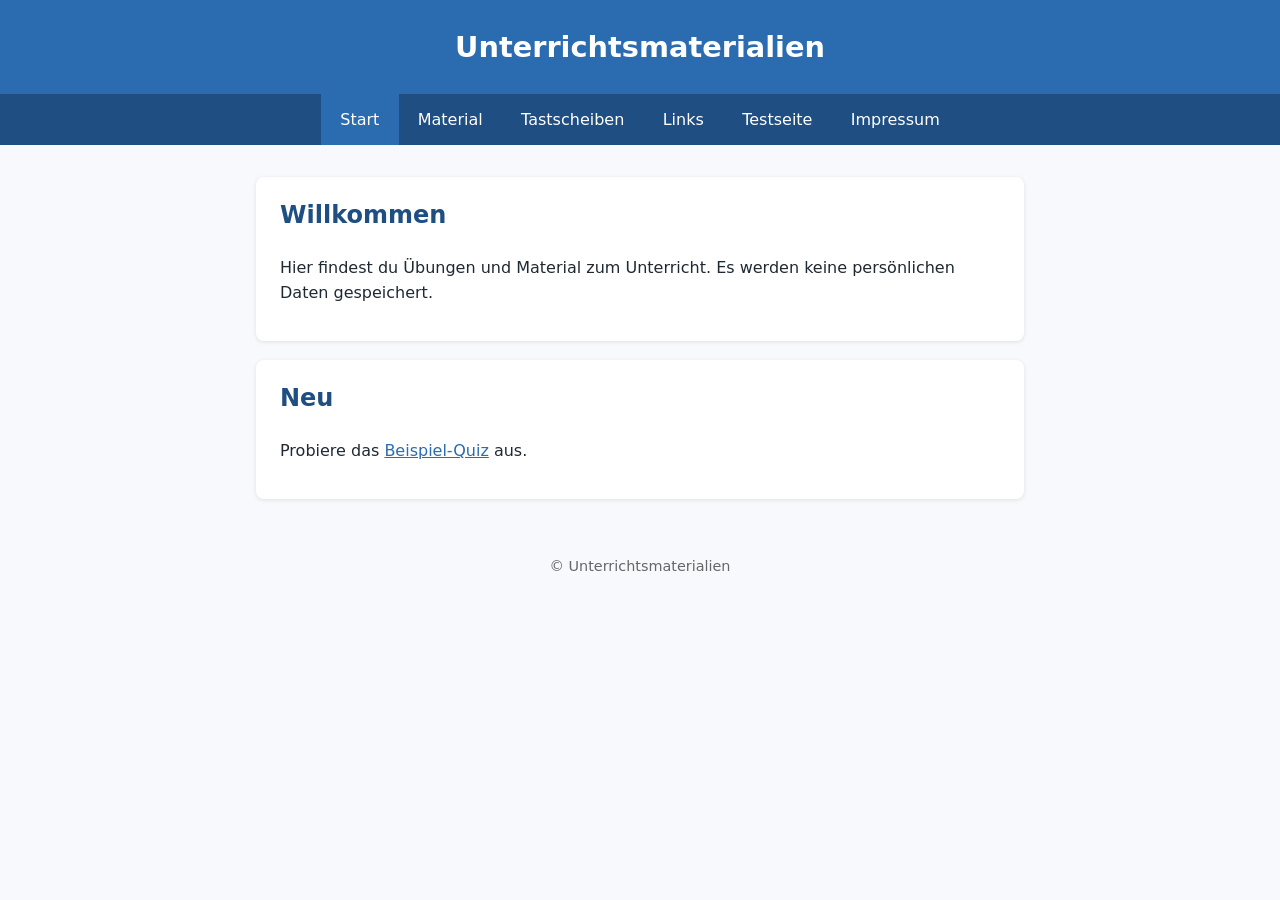
<file: index.html>
<!DOCTYPE html>
<html lang="de">
<head>
  <meta charset="UTF-8">
  <meta name="viewport" content="width=device-width, initial-scale=1">
  <title>Materialien – Startseite</title>
  <link rel="stylesheet" href="style.css">
</head>
<body>
  <header><h1>Unterrichtsmaterialien</h1></header>
  <nav>
    <a href="index.html" class="aktiv">Start</a>
    <a href="material.html">Material</a>
    <a href="tastscheiben.html">Tastscheiben</a>
    <a href="links.html">Links</a>
    <a href="testseite.html">Testseite</a>
    <a href="impressum.html">Impressum</a>
  </nav>
  <main>
    <div class="karte">
      <h2>Willkommen</h2>
      <p>Hier findest du Übungen und Material zum Unterricht. Es werden keine persönlichen Daten gespeichert.</p>
    </div>
    <div class="karte">
      <h2>Neu</h2>
      <p>Probiere das <a href="material.html">Beispiel-Quiz</a> aus.</p>
    </div>
  </main>
  <footer>&copy; Unterrichtsmaterialien</footer>
</body>
</html>
</file>
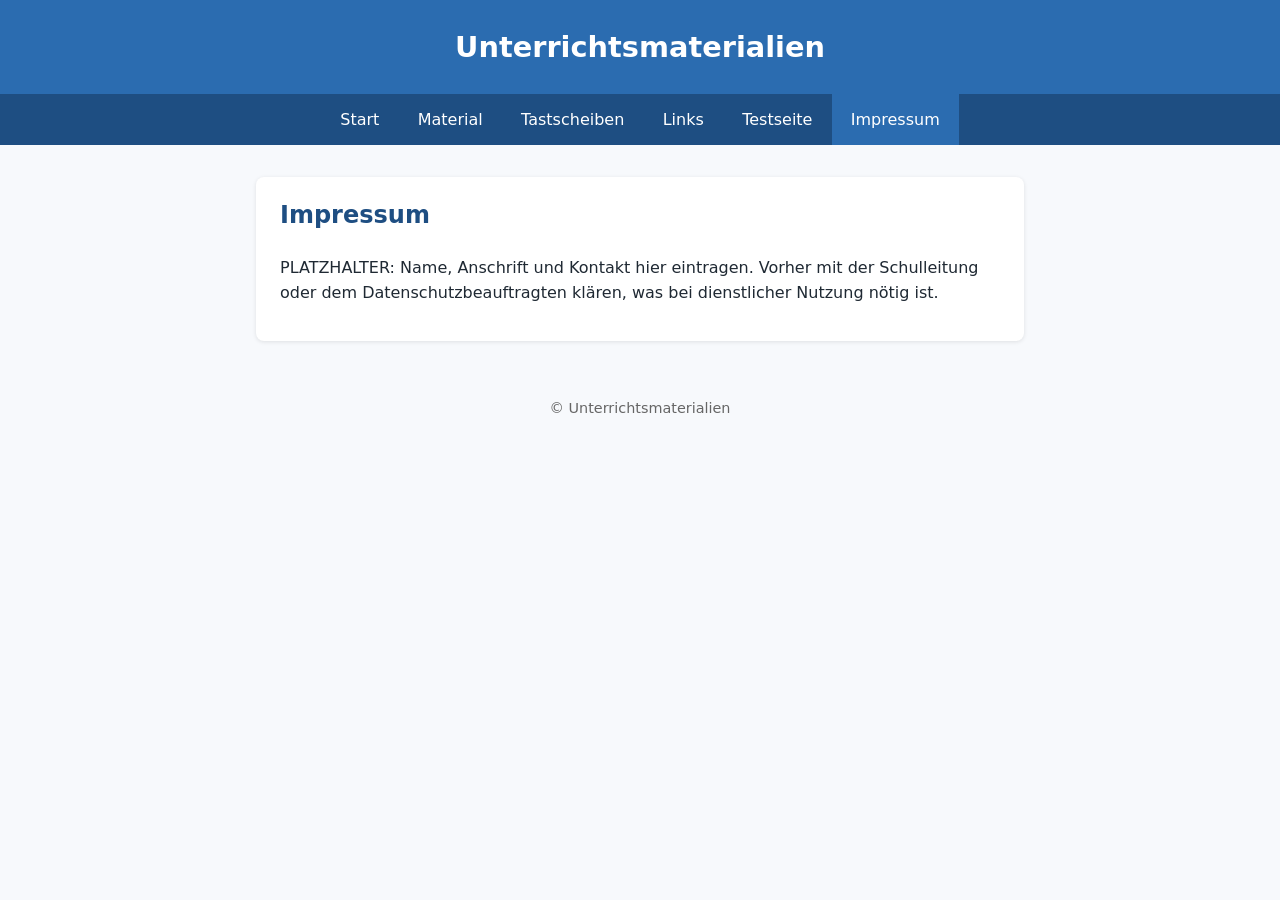
<file: impressum.html>
<!DOCTYPE html>
<html lang="de">
<head>
  <meta charset="UTF-8">
  <meta name="viewport" content="width=device-width, initial-scale=1">
  <title>Impressum</title>
  <link rel="stylesheet" href="style.css">
</head>
<body>
  <header><h1>Unterrichtsmaterialien</h1></header>
  <nav>
    <a href="index.html">Start</a>
    <a href="material.html">Material</a>
    <a href="tastscheiben.html">Tastscheiben</a>
    <a href="links.html">Links</a>
    <a href="testseite.html">Testseite</a>
    <a href="impressum.html" class="aktiv">Impressum</a>
  </nav>
  <main>
    <div class="karte">
      <h2>Impressum</h2>
      <p>PLATZHALTER: Name, Anschrift und Kontakt hier eintragen. Vorher mit der Schulleitung oder dem Datenschutzbeauftragten klären, was bei dienstlicher Nutzung nötig ist.</p>
    </div>
  </main>
  <footer>&copy; Unterrichtsmaterialien</footer>
</body>
</html>
</file>
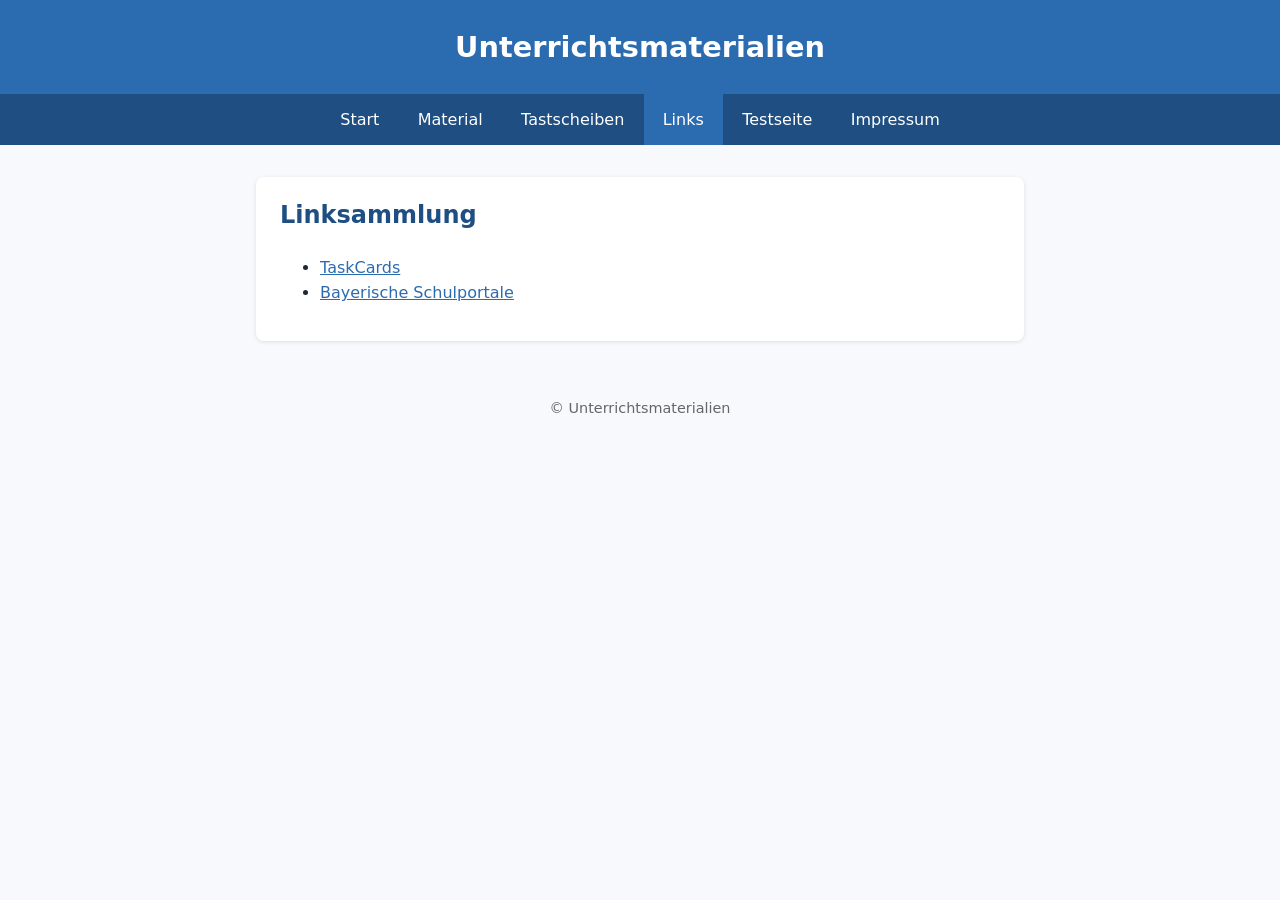
<file: links.html>
<!DOCTYPE html>
<html lang="de">
<head>
  <meta charset="UTF-8">
  <meta name="viewport" content="width=device-width, initial-scale=1">
  <title>Links</title>
  <link rel="stylesheet" href="style.css">
</head>
<body>
  <header><h1>Unterrichtsmaterialien</h1></header>
  <nav>
    <a href="index.html">Start</a>
    <a href="material.html">Material</a>
    <a href="tastscheiben.html">Tastscheiben</a>
    <a href="links.html" class="aktiv">Links</a>
    <a href="testseite.html">Testseite</a>
    <a href="impressum.html">Impressum</a>
  </nav>
  <main>
    <div class="karte">
      <h2>Linksammlung</h2>
      <ul>
        <li><a href="https://www.taskcards.de" target="_blank" rel="noopener">TaskCards</a></li>
        <li><a href="https://www.schule.bayern.de" target="_blank" rel="noopener">Bayerische Schulportale</a></li>
      </ul>
    </div>
  </main>
  <footer>&copy; Unterrichtsmaterialien</footer>
</body>
</html>
</file>
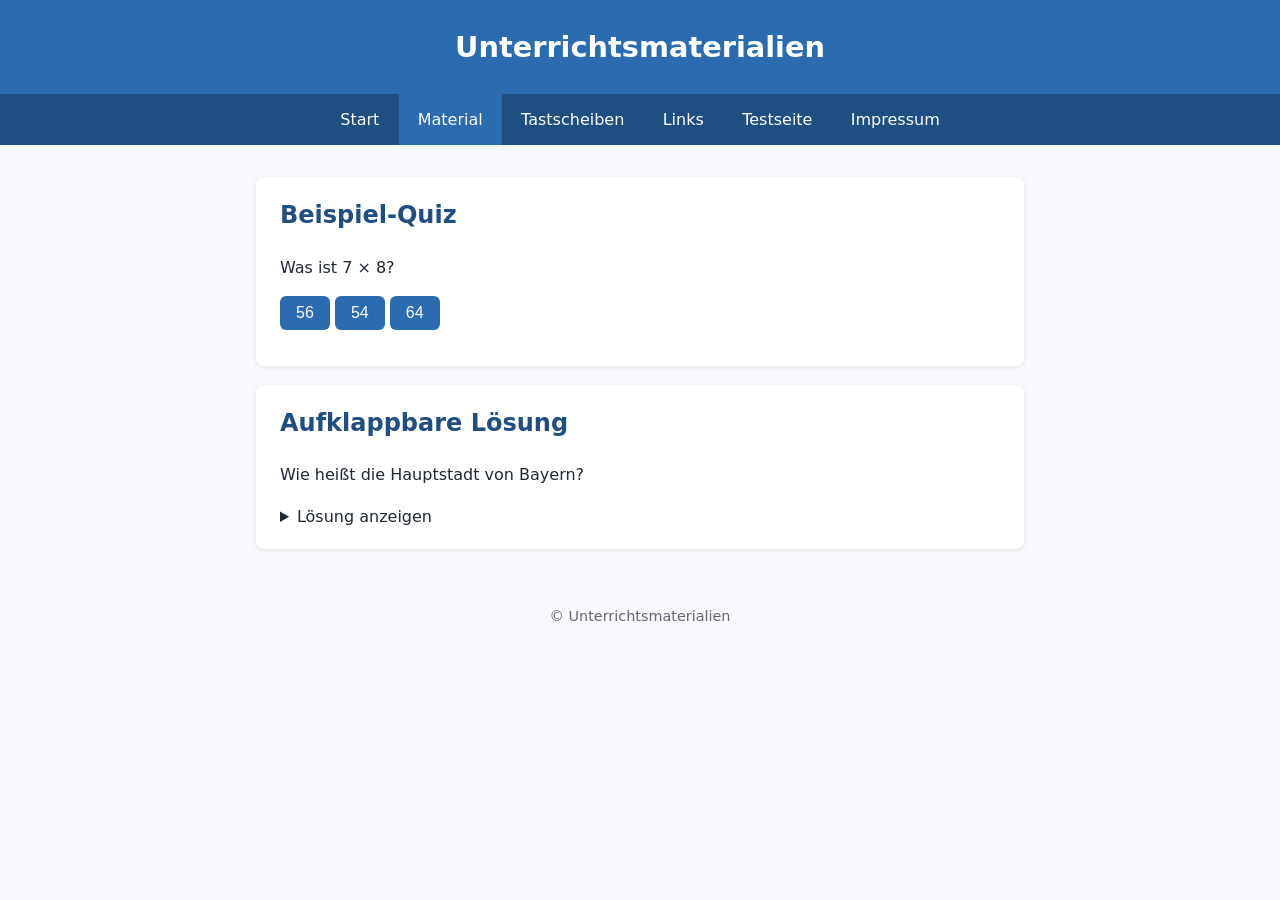
<file: material.html>
<!DOCTYPE html>
<html lang="de">
<head>
  <meta charset="UTF-8">
  <meta name="viewport" content="width=device-width, initial-scale=1">
  <title>Material</title>
  <link rel="stylesheet" href="style.css">
</head>
<body>
  <header><h1>Unterrichtsmaterialien</h1></header>
  <nav>
    <a href="index.html">Start</a>
    <a href="material.html" class="aktiv">Material</a>
    <a href="tastscheiben.html">Tastscheiben</a>
    <a href="links.html">Links</a>
    <a href="testseite.html">Testseite</a>
    <a href="impressum.html">Impressum</a>
  </nav>
  <main>
    <div class="karte">
      <h2>Beispiel-Quiz</h2>
      <p>Was ist 7 &times; 8?</p>
      <button onclick="pruefe(56)">56</button>
      <button onclick="pruefe(54)">54</button>
      <button onclick="pruefe(64)">64</button>
      <p id="ergebnis" aria-live="polite"></p>
    </div>
    <div class="karte">
      <h2>Aufklappbare Lösung</h2>
      <p>Wie heißt die Hauptstadt von Bayern?</p>
      <details><summary>Lösung anzeigen</summary>München</details>
    </div>
  </main>
  <footer>&copy; Unterrichtsmaterialien</footer>
  <script>
    function pruefe(zahl) {
      document.getElementById('ergebnis').textContent =
        zahl === 56 ? 'Richtig!' : 'Leider falsch, versuche es nochmal.';
    }
  </script>
</body>
</html>
</file>
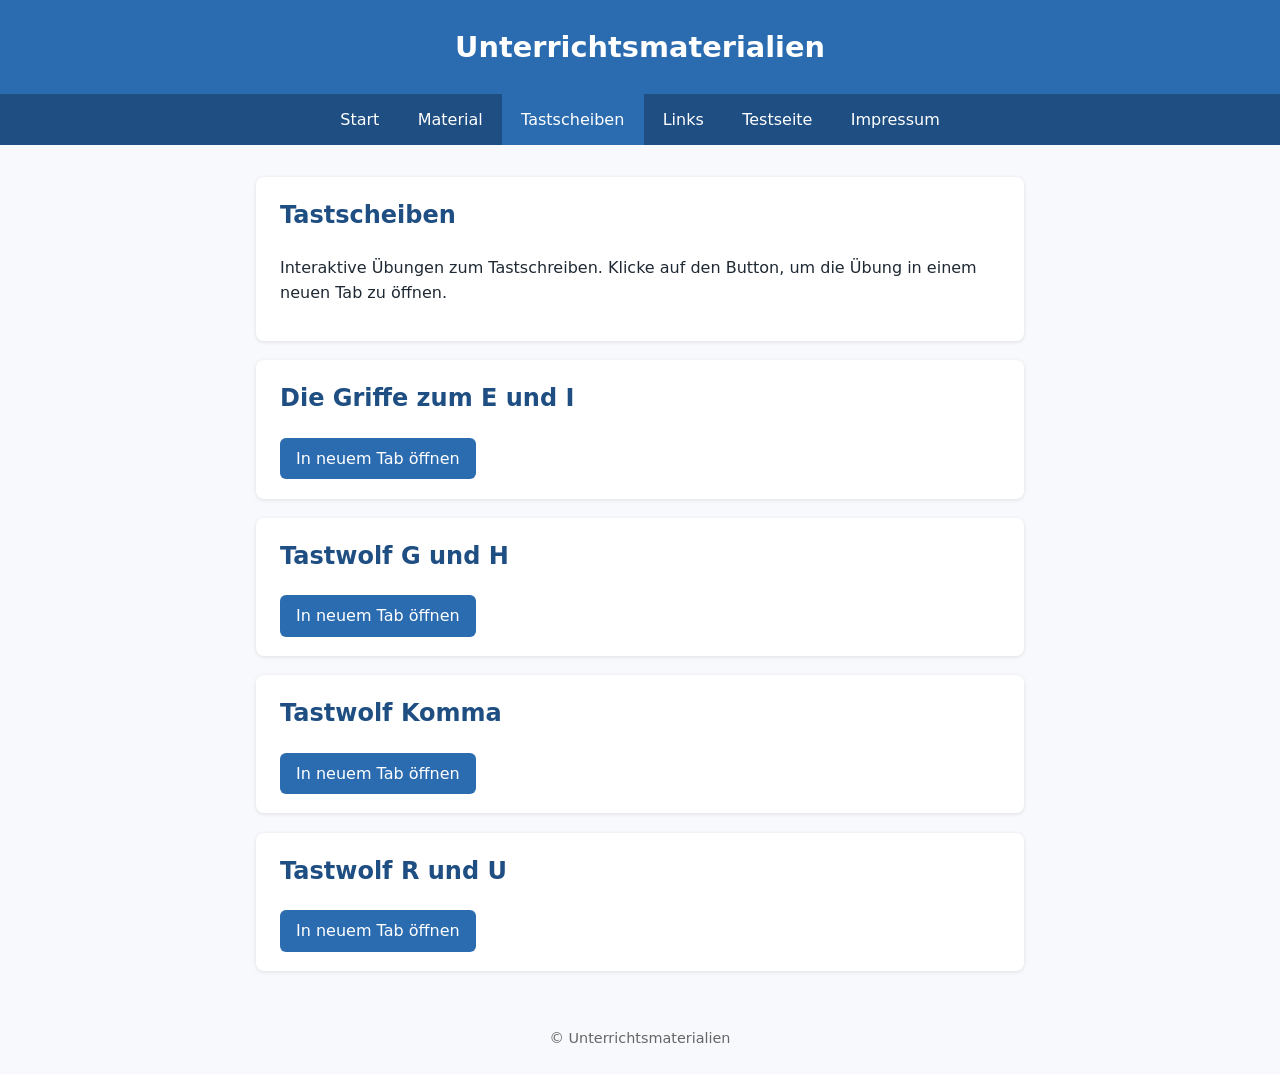
<file: tastscheiben.html>
<!DOCTYPE html>
<html lang="de">
<head>
  <meta charset="UTF-8">
  <meta name="viewport" content="width=device-width, initial-scale=1">
  <title>Tastscheiben</title>
  <link rel="stylesheet" href="style.css">
  <style>
    .aktionen { margin: 0.8rem 0 0; }
    .aktionen a {
      display: inline-block;
      padding: 0.5rem 1rem;
      border-radius: 6px;
      background: var(--farbe);
      color: #fff;
      text-decoration: none;
    }
    .aktionen a:hover { background: var(--farbe-dunkel); }
  </style>
</head>
<body>
  <header><h1>Unterrichtsmaterialien</h1></header>
  <nav>
    <a href="index.html">Start</a>
    <a href="material.html">Material</a>
    <a href="tastscheiben.html" class="aktiv">Tastscheiben</a>
    <a href="links.html">Links</a>
    <a href="testseite.html">Testseite</a>
    <a href="impressum.html">Impressum</a>
  </nav>
  <main>
    <div class="karte">
      <h2>Tastscheiben</h2>
      <p>Interaktive Übungen zum Tastschreiben. Klicke auf den Button, um die Übung in einem neuen Tab zu öffnen.</p>
    </div>

    <div class="karte">
      <h2>Die Griffe zum E und I</h2>
      <p class="aktionen"><a href="tastscheiben/Tastwolf_e_i.html" target="_blank" rel="noopener">In neuem Tab öffnen</a></p>
    </div>

    <div class="karte">
      <h2>Tastwolf G und H</h2>
      <p class="aktionen"><a href="tastscheiben/Tastwolf_GH.html" target="_blank" rel="noopener">In neuem Tab öffnen</a></p>
    </div>

    <div class="karte">
      <h2>Tastwolf Komma</h2>
      <p class="aktionen"><a href="tastscheiben/Tastwolf_komma.html" target="_blank" rel="noopener">In neuem Tab öffnen</a></p>
    </div>

    <div class="karte">
      <h2>Tastwolf R und U</h2>
      <p class="aktionen"><a href="tastscheiben/Tastwolf_r_u.html" target="_blank" rel="noopener">In neuem Tab öffnen</a></p>
    </div>
  </main>
  <footer>&copy; Unterrichtsmaterialien</footer>
</body>
</html>
</file>
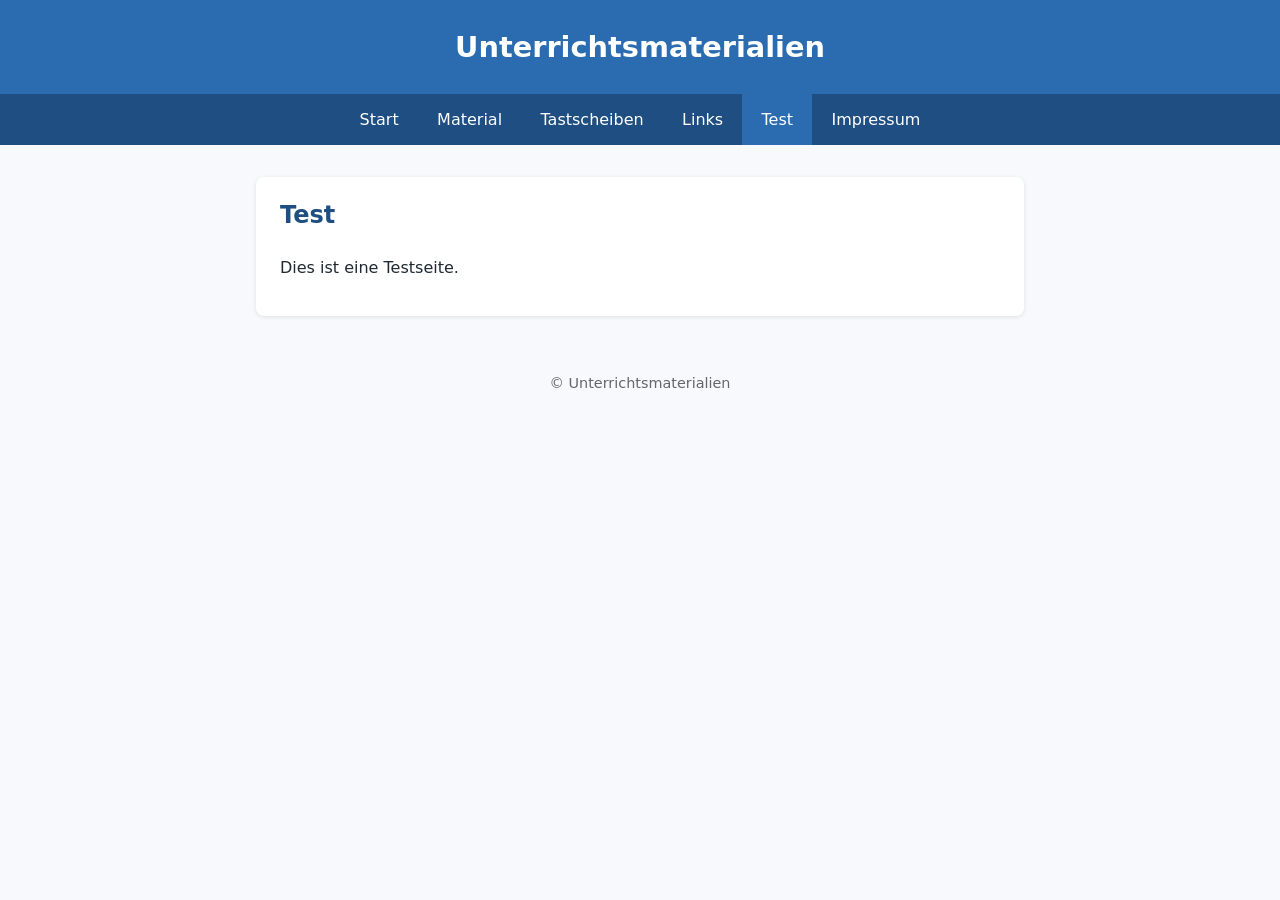
<file: test.html>
<!DOCTYPE html>
<html lang="de">
<head>
  <meta charset="UTF-8">
  <meta name="viewport" content="width=device-width, initial-scale=1">
  <title>Test</title>
  <link rel="stylesheet" href="style.css">
</head>
<body>
  <header><h1>Unterrichtsmaterialien</h1></header>
  <nav>
    <a href="index.html">Start</a>
    <a href="material.html">Material</a>
    <a href="tastscheiben.html">Tastscheiben</a>
    <a href="links.html">Links</a>
    <a href="test.html" class="aktiv">Test</a>
    <a href="impressum.html">Impressum</a>
  </nav>
  <main>
    <div class="karte">
      <h2>Test</h2>
      <p>Dies ist eine Testseite.</p>
    </div>
  </main>
  <footer>&copy; Unterrichtsmaterialien</footer>
</body>
</html>
</file>
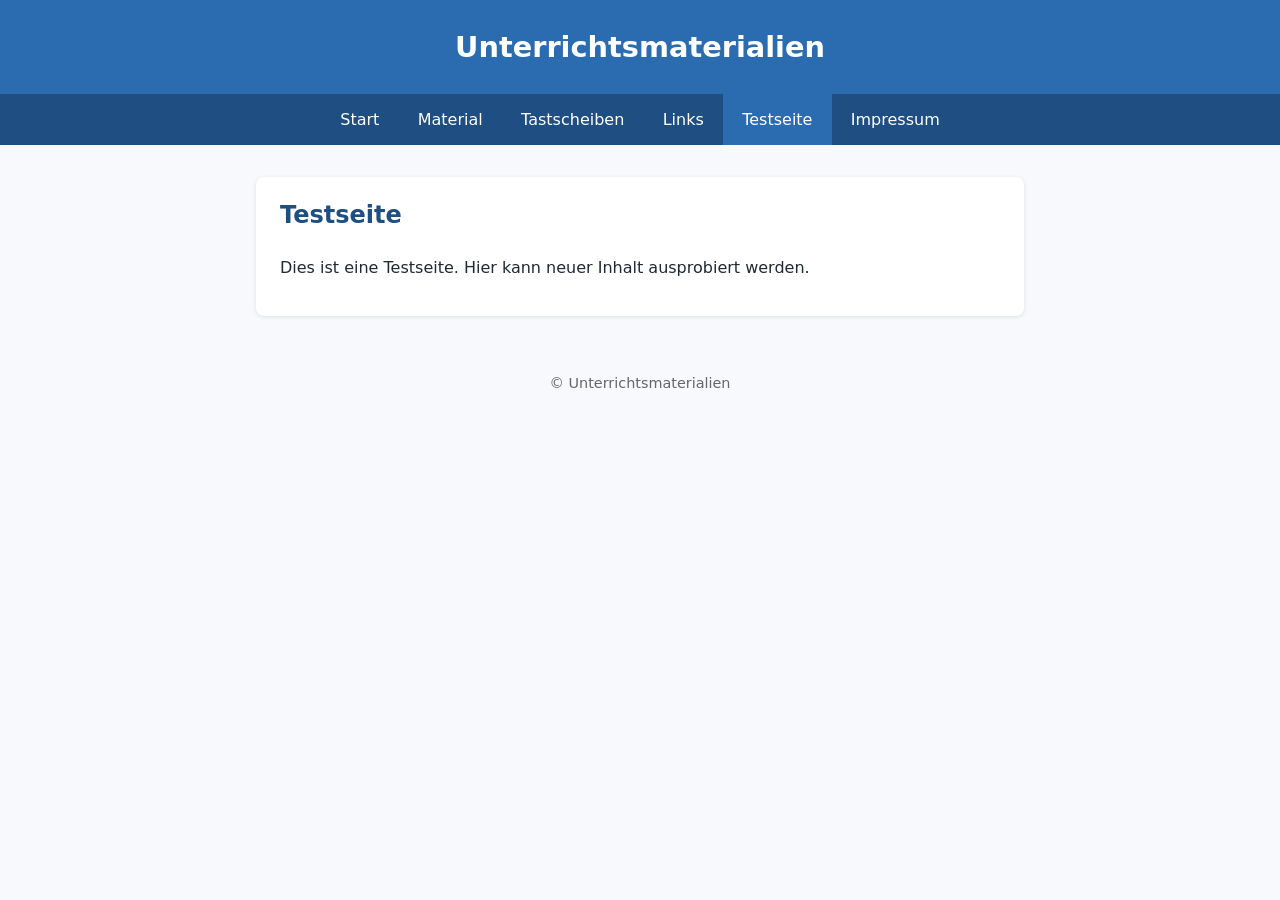
<file: testseite.html>
<!DOCTYPE html>
<html lang="de">
<head>
  <meta charset="UTF-8">
  <meta name="viewport" content="width=device-width, initial-scale=1">
  <title>Testseite</title>
  <link rel="stylesheet" href="style.css">
</head>
<body>
  <header><h1>Unterrichtsmaterialien</h1></header>
  <nav>
    <a href="index.html">Start</a>
    <a href="material.html">Material</a>
    <a href="tastscheiben.html">Tastscheiben</a>
    <a href="links.html">Links</a>
    <a href="testseite.html" class="aktiv">Testseite</a>
    <a href="impressum.html">Impressum</a>
  </nav>
  <main>
    <div class="karte">
      <h2>Testseite</h2>
      <p>Dies ist eine Testseite. Hier kann neuer Inhalt ausprobiert werden.</p>
    </div>
  </main>
  <footer>&copy; Unterrichtsmaterialien</footer>
</body>
</html>
</file>
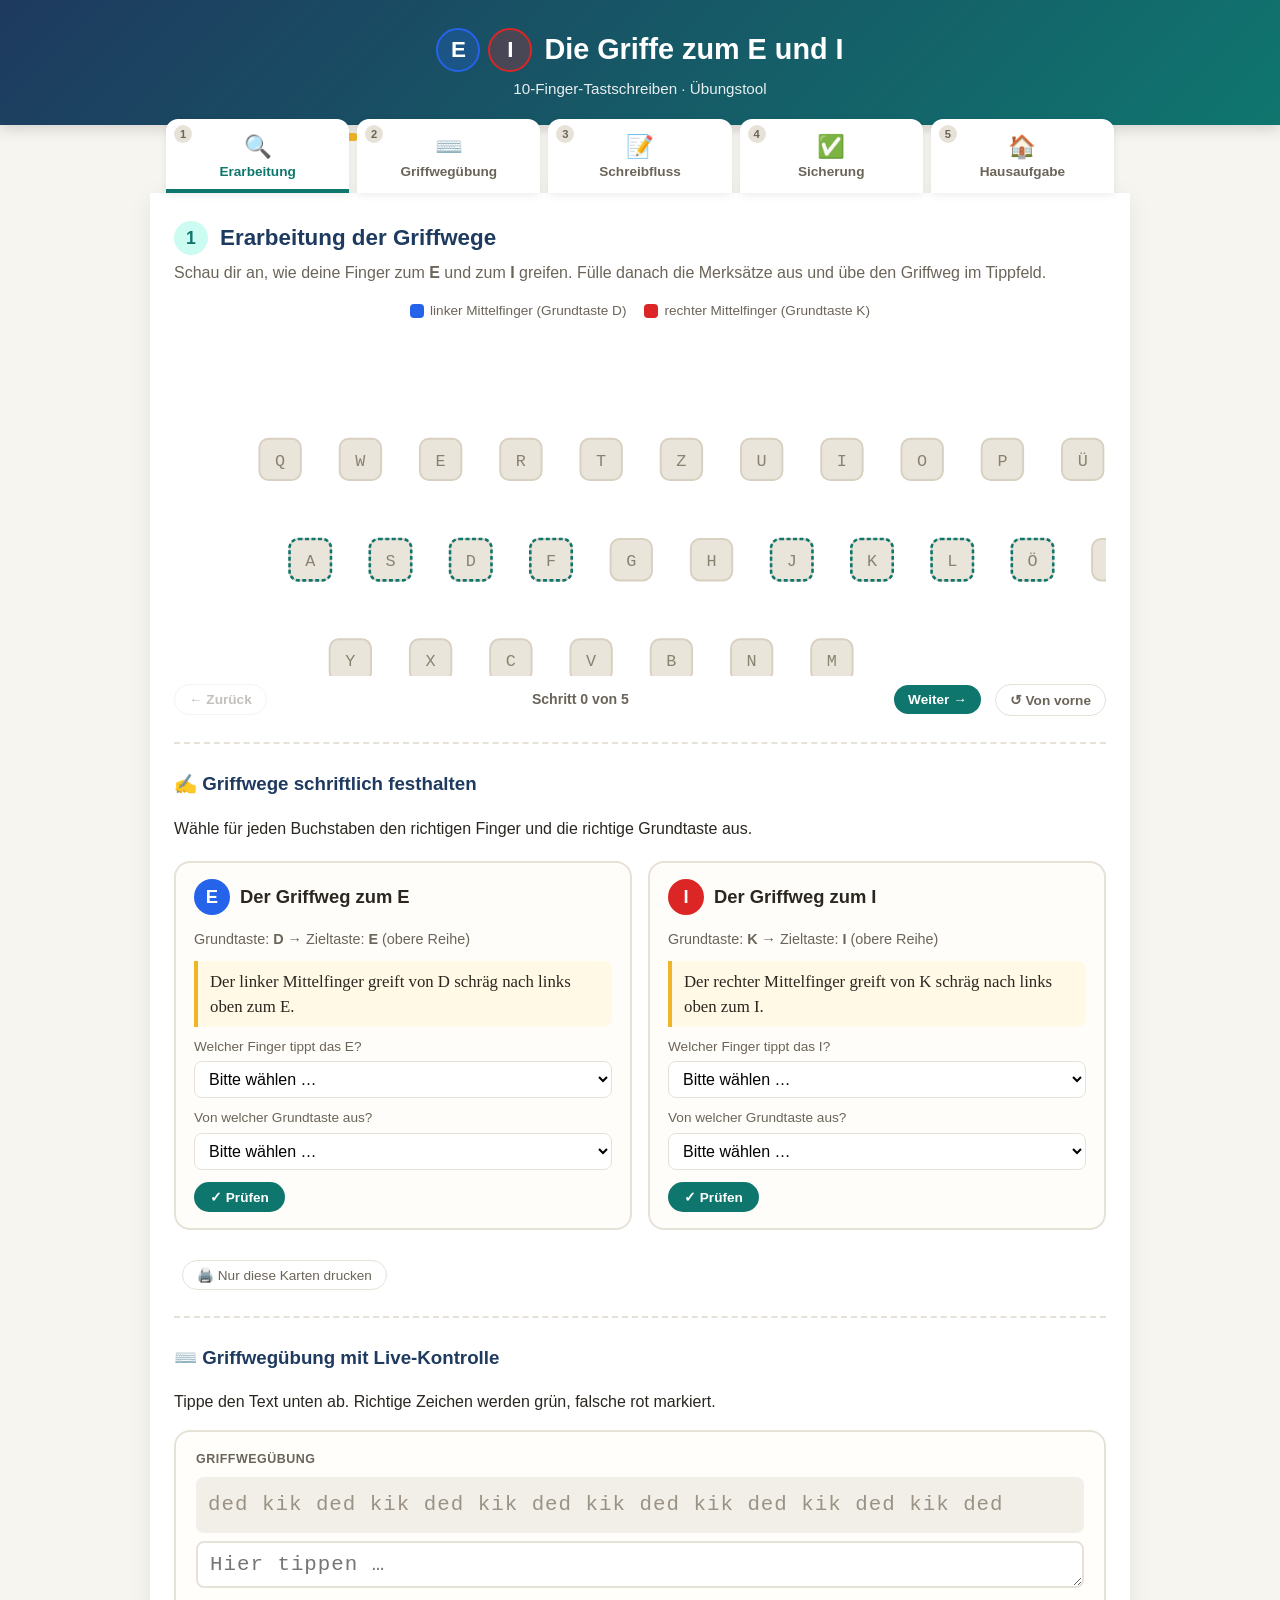
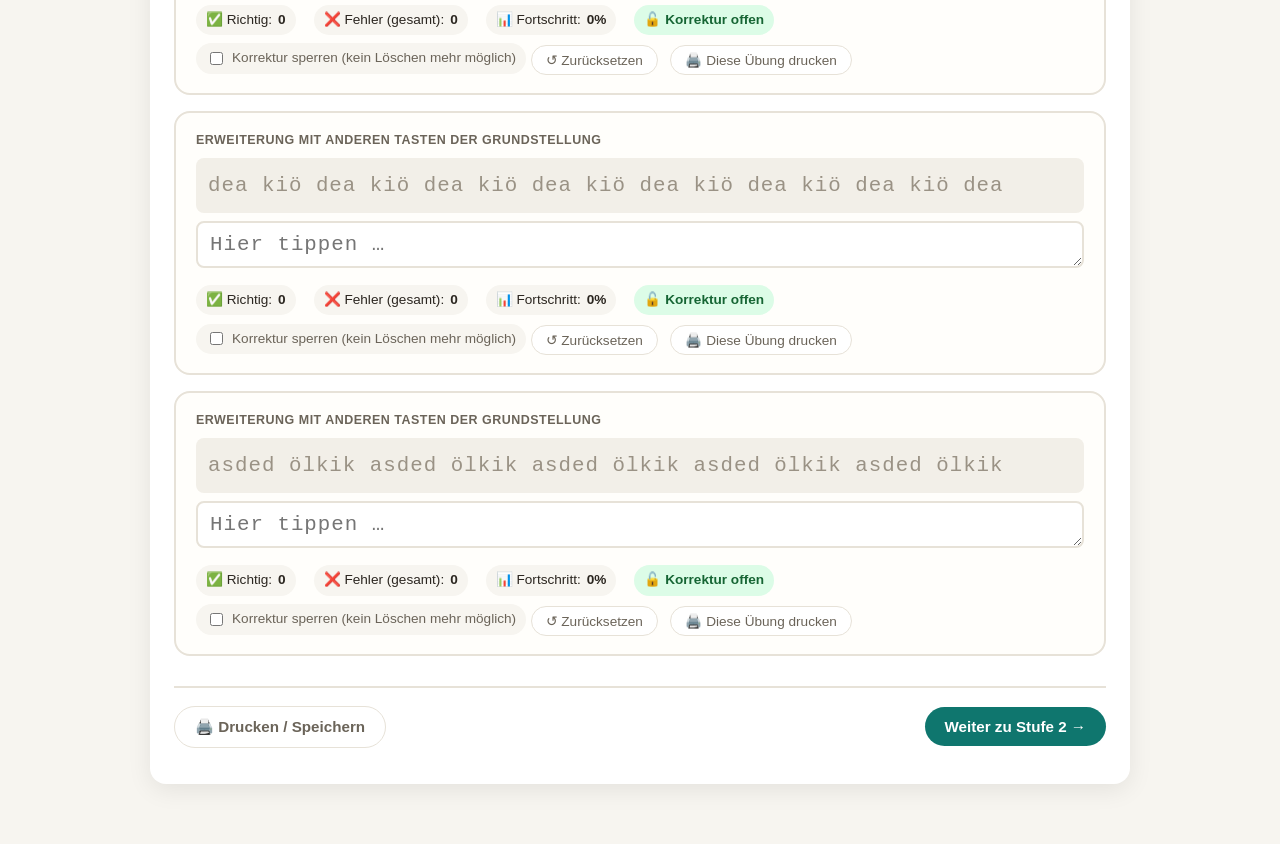
<file: tastscheiben/Tastwolf_e_i.html>
<!DOCTYPE html>
<html lang="de">
<head>
<meta charset="UTF-8">
<meta name="viewport" content="width=device-width, initial-scale=1.0">
<title>Tastschreiben – Die Griffe zum E und I</title>
<style>
/* ============================================================
   TASTSCHREIBEN-TRAINER — Vorlage
   Diese Datei ist so aufgebaut, dass sie für andere Griffwege
   wiederverwendet werden kann. Alle buchstaben-spezifischen
   Inhalte (Übungstexte, Griffweg-Konfiguration) liegen gebündelt
   im <script>-Bereich unten im Objekt "LEKTION".
   Layout/Logik darunter muss für neue Buchstaben i. d. R. NICHT
   angefasst werden.
   ============================================================ */

:root{
  --farbe-d:#2563eb;      /* linker Mittelfinger - Grundtaste D / neue Taste E */
  --farbe-k:#dc2626;      /* rechter Mittelfinger - Grundtaste K / neue Taste I */
  --bg:#f7f5f0;
  --card:#ffffff;
  --text:#2b2620;
  --text-soft:#6b6459;
  --accent:#0f766e;
  --accent-soft:#ccfbf1;
  --warn:#dc2626;
  --warn-soft:#fee2e2;
  --ok:#16a34a;
  --ok-soft:#dcfce7;
  --border:#e7e2d8;
  --radius:16px;
  --font-hand: 'Comic Sans MS', 'Segoe Print', cursive;
}

*{box-sizing:border-box;}
html,body{margin:0;padding:0;}
body{
  font-family: -apple-system, "Segoe UI", Roboto, Helvetica, Arial, sans-serif;
  background: var(--bg);
  color: var(--text);
  line-height:1.5;
  padding-bottom:60px;
}

/* ---------- Kopfbereich ---------- */
header.top{
  background: linear-gradient(135deg,#1e3a5f 0%,#0f766e 100%);
  color:white;
  padding:28px 20px 24px;
  text-align:center;
  box-shadow:0 4px 14px rgba(0,0,0,.15);
}
header.top h1{
  margin:0 0 6px;
  font-size:1.8rem;
  display:flex;
  align-items:center;
  justify-content:center;
  gap:12px;
  flex-wrap:wrap;
}
header.top .buchstaben{
  display:inline-flex;
  gap:8px;
}
header.top .buchstaben span{
  display:inline-flex;
  align-items:center;
  justify-content:center;
  width:44px;height:44px;
  border-radius:50%;
  background:rgba(255,255,255,.15);
  border:2px solid rgba(255,255,255,.6);
  font-weight:800;
  font-size:1.4rem;
}
header.top p.sub{
  margin:4px 0 0;
  opacity:.9;
  font-size:.95rem;
}

/* ---------- Stufennavigation ---------- */
nav.stufen{
  max-width:980px;
  margin:-22px auto 0;
  padding:0 16px;
  display:flex;
  gap:8px;
  flex-wrap:wrap;
  justify-content:center;
  position:relative;
  z-index:5;
}
nav.stufen button{
  position:relative;
  flex:1 1 150px;
  border:none;
  background:var(--card);
  color:var(--text-soft);
  padding:14px 10px 10px;
  border-radius:12px 12px 0 0;
  cursor:pointer;
  font-size:.85rem;
  font-weight:600;
  box-shadow:0 2px 8px rgba(0,0,0,.08);
  border-bottom:4px solid transparent;
  display:flex;
  flex-direction:column;
  align-items:center;
  gap:4px;
  transition:.15s;
}
nav.stufen button .icon{font-size:1.4rem;}
nav.stufen button .zahl{
  position:absolute;
  top:6px; left:8px;
  font-size:.7rem;
  background:var(--border);
  color:var(--text-soft);
  width:18px;height:18px;
  border-radius:50%;
  display:flex;align-items:center;justify-content:center;
}
nav.stufen button.active{
  color:var(--accent);
  border-bottom-color:var(--accent);
  background:var(--card);
}
nav.stufen button.done .zahl{
  background:var(--ok);
  color:white;
}
nav.stufen button:hover{color:var(--accent);}

/* ---------- Hauptbereich ---------- */
main{
  max-width:980px;
  margin:0 auto;
  background:var(--card);
  border-radius:0 0 var(--radius) var(--radius);
  box-shadow:0 6px 24px rgba(0,0,0,.08);
  padding:28px 24px 36px;
}
section.stufe{display:none;}
section.stufe.active{display:block; animation:fadeIn .35s ease;}
@keyframes fadeIn{from{opacity:0; transform:translateY(6px);} to{opacity:1; transform:none;}}

h2.stufe-titel{
  display:flex;
  align-items:center;
  gap:12px;
  font-size:1.4rem;
  margin:0 0 6px;
  color:#1e3a5f;
}
h2.stufe-titel .badge{
  background:var(--accent-soft);
  color:var(--accent);
  border-radius:50%;
  width:34px;height:34px;
  display:flex;align-items:center;justify-content:center;
  font-size:1.1rem;
  flex-shrink:0;
}
p.stufe-intro{color:var(--text-soft); margin-top:0;}

hr.trenner{
  border:none;
  border-top:2px dashed var(--border);
  margin:26px 0;
}

/* ---------- Tastatur / Griffweg-Visualisierung ---------- */
.tastatur-wrap{
  display:flex;
  justify-content:center;
  margin:18px 0 8px;
}
.tastatur-wrap svg{max-width:100%; height:auto;}

.tastatur-steuerung{
  display:flex;
  align-items:center;
  justify-content:center;
  gap:14px;
  flex-wrap:wrap;
  margin:6px 0 18px;
}
.tastatur-schritt-text{
  margin:0;
  font-size:.88rem;
  font-weight:600;
  color:var(--text-soft);
  text-align:center;
  min-width:220px;
  flex:1 1 260px;
}
.btn.klein{
  padding:7px 14px;
  font-size:.85rem;
}
.btn:disabled{
  opacity:.4;
  cursor:not-allowed;
}

.legende{
  display:flex;
  gap:18px;
  flex-wrap:wrap;
  justify-content:center;
  font-size:.85rem;
  color:var(--text-soft);
  margin-bottom:6px;
}
.legende span{display:inline-flex; align-items:center; gap:6px;}
.legende i{width:14px;height:14px;border-radius:4px;display:inline-block;}

/* ---------- Griffweg-Karten (schriftliche Fixierung) ---------- */
.griffweg-karten{
  display:grid;
  grid-template-columns:repeat(auto-fit,minmax(220px,1fr));
  gap:16px;
  margin:20px 0;
}
.griffweg-karte{
  border:2px solid var(--border);
  border-radius:var(--radius);
  padding:16px 18px;
  background:#fffdf9;
}
.griffweg-karte h3{
  margin:0 0 8px;
  display:flex;
  align-items:center;
  gap:10px;
  font-size:1.15rem;
}
.griffweg-karte h3 .buchstabe-kreis{
  width:36px;height:36px;
  border-radius:50%;
  color:white;
  display:flex;align-items:center;justify-content:center;
  font-weight:800;
}
.griffweg-karte .finger-info{
  font-size:.9rem;
  color:var(--text-soft);
  margin-bottom:10px;
}
.griffweg-karte .merksatz{
  font-family:var(--font-hand);
  font-size:1.05rem;
  background:#fff9e6;
  border-left:4px solid #f0b429;
  padding:8px 12px;
  border-radius:0 8px 8px 0;
}

/* Ausfüllfeld zur schriftlichen Fixierung */
.fixierung-feld{
  margin-top:10px;
}
.fixierung-feld label{
  display:block;
  font-size:.85rem;
  color:var(--text-soft);
  margin-bottom:4px;
}
.fixierung-feld input[type=text]{
  width:100%;
  padding:8px 10px;
  border:1.5px solid var(--border);
  border-radius:8px;
  font-size:1rem;
  font-family:inherit;
}
.fixierung-feld input[type=text]:focus{
  outline:none;
  border-color:var(--accent);
  box-shadow:0 0 0 3px var(--accent-soft);
}
.fixierung-feld select{
  width:100%;
  padding:8px 10px;
  border:1.5px solid var(--border);
  border-radius:8px;
  font-size:1rem;
  font-family:inherit;
  background:white;
  cursor:pointer;
}
.fixierung-feld select:focus{
  outline:none;
  border-color:var(--accent);
  box-shadow:0 0 0 3px var(--accent-soft);
}
.fixierung-feld select.richtig{border-color:var(--ok); background:var(--ok-soft);}
.fixierung-feld select.falsch{border-color:var(--warn); background:var(--warn-soft);}

.karten-aktionen{
  display:flex;
  gap:8px;
  flex-wrap:wrap;
  margin-top:12px;
}
.btn-pruefen{
  border:none;
  background:var(--accent);
  color:white;
  padding:7px 16px;
  border-radius:20px;
  cursor:pointer;
  font-size:.85rem;
  font-weight:700;
}
.btn-pruefen:hover{background:#0c5d55;}
.karten-ergebnis{
  margin-top:10px;
  font-size:.88rem;
  font-weight:700;
  display:none;
}
.karten-ergebnis.zeigen{display:block;}
.karten-ergebnis.gut{color:#166534;}
.karten-ergebnis.schlecht{color:#991b1b;}

/* ---------- Fehler-Auswertung (Mini pro Übung + Gesamt in Stufe 4) ---------- */
.mini-auswertung{
  display:none;
  margin-top:8px;
  font-size:.85rem;
  color:#92400e;
  background:#fff9e6;
  border-left:4px solid #f0b429;
  padding:6px 10px;
  border-radius:0 6px 6px 0;
}
.mini-auswertung.zeigen{display:block;}

.gesamtauswertung{
  margin:16px 0;
  display:flex;
  flex-direction:column;
  gap:10px;
}
.fehlerbalken-zeile{
  display:grid;
  grid-template-columns:44px 1fr 44px;
  align-items:center;
  gap:10px;
}
.fehlerbalken-label{
  font-family:"Courier New", monospace;
  font-size:1.1rem;
  font-weight:800;
  color:var(--text);
  text-align:center;
  background:var(--bg);
  border-radius:8px;
  padding:4px 0;
}
.fehlerbalken-spur{
  height:18px;
  background:var(--bg);
  border-radius:10px;
  overflow:hidden;
}
.fehlerbalken-fuellung{
  height:100%;
  background:linear-gradient(90deg, #f0b429, var(--warn));
  border-radius:10px;
  transition:width .4s;
  print-color-adjust:exact;
  -webkit-print-color-adjust:exact;
}
.fehlerbalken-wert{
  font-size:.85rem;
  font-weight:700;
  color:var(--text-soft);
  text-align:right;
}

/* ---------- Live-Vergleich-Tippkomponente ---------- */
.tipp-block{
  border:2px solid var(--border);
  border-radius:var(--radius);
  padding:18px 20px;
  margin:16px 0;
  background:#fffefb;
}
.tipp-block .zeile-label{
  font-size:.78rem;
  text-transform:uppercase;
  letter-spacing:.04em;
  color:var(--text-soft);
  margin-bottom:8px;
  font-weight:700;
}
.zieltext{
  font-family: "Courier New", monospace;
  font-size:1.3rem;
  letter-spacing:1px;
  padding:10px 12px;
  background:#f2efe8;
  border-radius:8px;
  margin-bottom:8px;
  overflow-wrap:break-word;
  line-height:1.7;
}
.zieltext span.char-ok{color:var(--ok); background:var(--ok-soft); border-radius:3px;}
.zieltext span.char-fehler{color:var(--warn); background:var(--warn-soft); border-radius:3px; text-decoration:underline wavy var(--warn);}
.zieltext span.char-offen{color:#9a9285;}
.zieltext span.char-aktiv{background:#fde68a; border-radius:3px; outline:2px solid #f0b429;}

.tipp-eingabe{
  width:100%;
  font-family:"Courier New", monospace;
  font-size:1.3rem;
  letter-spacing:1px;
  padding:10px 12px;
  border:2px solid var(--border);
  border-radius:8px;
  resize:vertical;
  min-height:46px;
}
.tipp-eingabe:focus{outline:none; border-color:var(--accent);}

.tipp-stats{
  display:flex;
  gap:18px;
  flex-wrap:wrap;
  margin-top:10px;
  font-size:.85rem;
}
.tipp-stats .stat{
  display:flex;
  align-items:center;
  gap:6px;
  background:var(--bg);
  padding:5px 10px;
  border-radius:20px;
}
.tipp-stats .stat b{color:var(--text);}
.btn-reset{
  margin-top:10px;
  border:1.5px solid var(--border);
  background:white;
  padding:6px 14px;
  border-radius:20px;
  cursor:pointer;
  font-size:.85rem;
  color:var(--text-soft);
}
.btn-reset:hover{border-color:var(--accent); color:var(--accent);}

.btn-druck-klein{
  margin-top:10px;
  margin-left:8px;
  border:1.5px solid var(--border);
  background:white;
  padding:6px 14px;
  border-radius:20px;
  cursor:pointer;
  font-size:.85rem;
  color:var(--text-soft);
}
.btn-druck-klein:hover{border-color:var(--accent); color:var(--accent);}

/* ---------- Korrektur-Sperre ---------- */
.sperr-schalter{
  display:inline-flex;
  align-items:center;
  gap:6px;
  font-size:.85rem;
  color:var(--text-soft);
  background:var(--bg);
  padding:5px 10px;
  border-radius:20px;
  cursor:pointer;
  user-select:none;
}
.sperr-schalter input{accent-color:var(--accent); cursor:pointer;}
.sperr-schalter.fixiert{
  opacity:.6;
  cursor:not-allowed;
}
.sperr-schalter.fixiert input{cursor:not-allowed;}
.sperr-schalter.fixiert::after{
  content:"🔒 festgelegt";
  font-size:.78rem;
  font-style:italic;
  margin-left:2px;
}

.status-badge{
  display:inline-flex;
  align-items:center;
  gap:5px;
  font-size:.85rem;
  font-weight:700;
  padding:5px 10px;
  border-radius:20px;
}
.status-badge.offen{background:var(--ok-soft); color:#166534;}
.status-badge.gesperrt{background:var(--warn-soft); color:#991b1b;}

.frei-textarea.gesperrt, .tipp-eingabe.gesperrt{
  background:#faf7f0;
  border-color:#e0b400;
}

/* ---------- Freie Textfelder (Stufe 2/3) ---------- */
.uebung-gruppe{
  margin-bottom:26px;
}
.uebung-gruppe h3{
  font-size:1.05rem;
  color:#1e3a5f;
  display:flex;
  align-items:center;
  gap:8px;
  margin-bottom:4px;
}
.uebung-gruppe .hinweis{
  font-size:.85rem;
  color:var(--text-soft);
  margin:0 0 10px;
}
.vorlage-text{
  font-family:"Courier New", monospace;
  font-size:1.05rem;
  background:#f2efe8;
  padding:10px 12px;
  border-radius:8px;
  white-space:pre-wrap;
  margin-bottom:8px;
  line-height:1.8;
}
.frei-textarea{
  width:100%;
  min-height:90px;
  font-family:"Courier New", monospace;
  font-size:1.05rem;
  padding:10px 12px;
  border:2px solid var(--border);
  border-radius:8px;
  resize:vertical;
}
.frei-textarea:focus{outline:none; border-color:var(--accent);}

.pyramide-box{
  font-family:"Courier New", monospace;
  font-size:1.05rem;
  background:#f2efe8;
  padding:14px 12px;
  border-radius:8px;
  text-align:center;
  line-height:1.9;
  margin-bottom:8px;
}

/* ---------- Sicherung: Multiple Choice & Zuordnung ---------- */
.quiz-frage{
  border:2px solid var(--border);
  border-radius:var(--radius);
  padding:16px 18px;
  margin-bottom:16px;
  background:#fffefb;
}
.quiz-frage p.frage-text{
  font-weight:700;
  margin:0 0 12px;
  font-size:1.02rem;
}
.quiz-optionen{
  display:grid;
  grid-template-columns:repeat(auto-fit,minmax(140px,1fr));
  gap:10px;
}
.quiz-option{
  border:2px solid var(--border);
  background:white;
  border-radius:10px;
  padding:10px 12px;
  cursor:pointer;
  font-size:.95rem;
  text-align:left;
  transition:.15s;
}
.quiz-option:hover{border-color:var(--accent);}
.quiz-option.gewaehlt{border-color:var(--accent); background:var(--accent-soft);}
.quiz-option.richtig{border-color:var(--ok); background:var(--ok-soft); font-weight:700;}
.quiz-option.falsch{border-color:var(--warn); background:var(--warn-soft);}
.quiz-option:disabled{cursor:default;}

.zuordnung-wrap{
  display:flex;
  gap:24px;
  flex-wrap:wrap;
  justify-content:center;
  margin-top:8px;
}
.zuordnung-spalte{
  display:flex;
  flex-direction:column;
  gap:10px;
  min-width:140px;
}
.zuordnung-item{
  border:2px solid var(--border);
  border-radius:10px;
  padding:10px 14px;
  background:white;
  text-align:center;
  font-weight:700;
  cursor:grab;
  user-select:none;
}
.zuordnung-item.taste{
  font-family:"Courier New", monospace;
  font-size:1.2rem;
  color:var(--accent);
}
.zuordnung-item.finger{
  font-size:.85rem;
  font-weight:500;
  cursor:default;
  min-height:44px;
  display:flex;align-items:center;justify-content:center;
  border-style:dashed;
}
.zuordnung-item.finger.belegt{
  border-style:solid;
  background:var(--accent-soft);
}
.zuordnung-item.finger.richtig{border-color:var(--ok); background:var(--ok-soft);}
.zuordnung-item.finger.falsch{border-color:var(--warn); background:var(--warn-soft);}
.zuordnung-item.taste.verwendet{opacity:.35; cursor:default;}

.auswertung-box{
  margin-top:14px;
  padding:12px 16px;
  border-radius:10px;
  font-weight:700;
  display:none;
}
.auswertung-box.zeigen{display:block;}
.auswertung-box.gut{background:var(--ok-soft); color:#166534;}
.auswertung-box.mittel{background:#fef3c7; color:#92400e;}
.auswertung-box.schlecht{background:var(--warn-soft); color:#991b1b;}

/* ---------- Hausaufgabe ---------- */
.ha-liste{
  display:flex;
  flex-direction:column;
  gap:10px;
  margin:16px 0 24px;
}
.ha-eintrag{
  display:flex;
  align-items:flex-start;
  gap:12px;
  border:2px solid var(--border);
  border-radius:12px;
  padding:12px 16px;
  background:#fffefb;
}
.ha-eintrag input[type=checkbox]{
  width:20px;height:20px;
  margin-top:2px;
  flex-shrink:0;
  accent-color: var(--accent);
}
.ha-eintrag .ha-text{flex:1;}
.ha-eintrag .ha-text b{display:block; margin-bottom:2px;}
.ha-eintrag .ha-vorlage{
  font-family:"Courier New", monospace;
  font-size:.95rem;
  color:var(--text-soft);
  background:var(--bg);
  padding:6px 8px;
  border-radius:6px;
  margin-top:6px;
  white-space:pre-wrap;
}

/* ---------- Buttons / Aktionsleiste ---------- */
.aktionsleiste{
  display:flex;
  gap:10px;
  flex-wrap:wrap;
  justify-content:space-between;
  align-items:center;
  margin-top:30px;
  padding-top:18px;
  border-top:2px solid var(--border);
}
.aktionsleiste .rechts{display:flex; gap:10px; flex-wrap:wrap;}
button.btn{
  border:none;
  padding:11px 20px;
  border-radius:24px;
  font-weight:700;
  font-size:.95rem;
  cursor:pointer;
  display:inline-flex;
  align-items:center;
  gap:8px;
  transition:.15s;
}
button.btn.primary{background:var(--accent); color:white;}
button.btn.primary:hover{background:#0c5d55;}
button.btn.secondary{background:var(--bg); color:var(--text); border:1.5px solid var(--border);}
button.btn.secondary:hover{border-color:var(--accent); color:var(--accent);}
button.btn.ghost{background:transparent; color:var(--text-soft); border:1.5px solid var(--border);}
button.btn:disabled{opacity:.4; cursor:not-allowed;}

/* ---------- Fortschrittsleiste oben ---------- */
.fortschritt-gesamt{
  max-width:980px;
  margin:0 auto;
  padding:8px 20px 0;
}
.fortschritt-gesamt .leiste{
  height:8px;
  background:rgba(255,255,255,.25);
  border-radius:4px;
  overflow:hidden;
}
.fortschritt-gesamt .fuellung{
  height:100%;
  background:#f0b429;
  border-radius:4px;
  transition:width .4s;
  width:20%;
}

/* ---------- Druckansicht ---------- */
@media print{
  header.top{background:none !important; color:#000 !important; box-shadow:none; padding:6px 0;}
  header.top .buchstaben span{border-color:#000; background:none; color:#000;}
  nav.stufen, .aktionsleiste, .btn-reset, .btn-druck-klein, .fortschritt-gesamt, .tipp-eingabe, .frei-textarea, .sperr-schalter{display:none !important;}
  section.stufe{display:block !important; page-break-after:always;}
  main{box-shadow:none; padding:0 6mm;}
  body{padding-bottom:0; background:white;}
  .quiz-option{border-color:#000;}
  .griffweg-karte, .tipp-block, .quiz-frage, .ha-eintrag, .uebung-gruppe{break-inside:avoid; border-color:#999;}
  a[href]:after{content:"";}
  .status-badge{border:1.5px solid #000 !important; background:none !important; color:#000 !important;}
  .status-badge.gesperrt::after{content:" 🔒";}
  .status-badge.offen::after{content:" 🔓";}
}

/* Einzeldruck: eigenes Print-Overlay, das per JS mit einem Klon des
   gewünschten Abschnitts gefüllt wird. So bleiben Grid/Flex-Layouts
   des Originals exakt erhalten (kein fragiles "display:revert" auf
   verschachtelten Elementen nötig). */
#druckOverlay{display:none;}
@media print{
  body.druck-einzeln > *:not(#druckOverlay){display:none !important;}
  body.druck-einzeln #druckOverlay{
    display:block !important;
    padding:6mm;
  }
  body.druck-einzeln #druckOverlay .aktionsleiste,
  body.druck-einzeln #druckOverlay .btn-reset,
  body.druck-einzeln #druckOverlay .btn-druck-klein,
  body.druck-einzeln #druckOverlay .sperr-schalter,
  body.druck-einzeln #druckOverlay .tipp-eingabe{display:none !important;}
  body.druck-einzeln #druckOverlay input[type=checkbox]{
    -webkit-appearance:none; appearance:none;
    width:16px; height:16px;
    border:1.5px solid #000; border-radius:3px;
    display:inline-block !important;
    position:relative;
  }
  body.druck-einzeln #druckOverlay input[type=checkbox]:checked::after{
    content:"✓"; position:absolute; left:1px; top:-3px; font-size:13px;
  }
  body.druck-einzeln #druckOverlay .frei-textarea{
    display:block !important;
    border:1px solid #ccc !important;
    background:#fafafa !important;
    resize:none;
    color:#000;
    font-family:"Courier New", monospace;
    white-space:pre-wrap;
  }
  body.druck-einzeln #druckOverlay .status-badge{border:1.5px solid #000 !important; background:none !important; color:#000 !important;}
}
@media print and (max-width:0){} /* Platzhalter, falls spätere Seitenformate ergänzt werden */

/* ---------- Responsive ---------- */
@media (max-width:640px){
  header.top h1{font-size:1.4rem;}
  main{padding:20px 14px 28px;}
  .zieltext, .tipp-eingabe, .vorlage-text, .frei-textarea{font-size:1.05rem;}
}
</style>
</head>
<body>

<header class="top">
  <h1>
    <span class="buchstaben">
      <span style="border-color:var(--farbe-d); background:rgba(37,99,235,.25)">E</span>
      <span style="border-color:var(--farbe-k); background:rgba(220,38,38,.25)">I</span>
    </span>
    Die Griffe zum E und I
  </h1>
  <p class="sub">10-Finger-Tastschreiben · Übungstool</p>
</header>

<div class="fortschritt-gesamt">
  <div class="leiste"><div class="fuellung" id="gesamtFortschritt"></div></div>
</div>

<nav class="stufen" id="stufenNav">
  <button data-stufe="1" class="active"><span class="zahl">1</span><span class="icon">🔍</span>Erarbeitung</button>
  <button data-stufe="2"><span class="zahl">2</span><span class="icon">⌨️</span>Griffwegübung</button>
  <button data-stufe="3"><span class="zahl">3</span><span class="icon">📝</span>Schreibfluss</button>
  <button data-stufe="4"><span class="zahl">4</span><span class="icon">✅</span>Sicherung</button>
  <button data-stufe="5"><span class="zahl">5</span><span class="icon">🏠</span>Hausaufgabe</button>
</nav>

<main>

  <!-- ============================================================ -->
  <!-- STUFE 1 — ERARBEITUNG -->
  <!-- ============================================================ -->
  <section class="stufe active" id="stufe1">
    <h2 class="stufe-titel"><span class="badge">1</span>Erarbeitung der Griffwege</h2>
    <p class="stufe-intro">Schau dir an, wie deine Finger zum <b>E</b> und zum <b>I</b> greifen. Fülle danach die Merksätze aus und übe den Griffweg im Tippfeld.</p>

    <div class="legende">
      <span><i style="background:var(--farbe-d)"></i> linker Mittelfinger (Grundtaste D)</span>
      <span><i style="background:var(--farbe-k)"></i> rechter Mittelfinger (Grundtaste K)</span>
    </div>

    <div class="tastatur-wrap">
      <svg id="tastaturSVG" viewBox="0 0 720 260" xmlns="http://www.w3.org/2000/svg"></svg>
    </div>
    <div class="tastatur-steuerung">
      <button id="tastaturBtnZurueck" class="btn ghost klein" onclick="tastaturZurueck()">← Zurück</button>
      <p id="tastaturSchrittText" class="tastatur-schritt-text"></p>
      <button id="tastaturBtnWeiter" class="btn primary klein" onclick="tastaturWeiter()">Weiter →</button>
      <button class="btn ghost klein" onclick="tastaturVonVorne()">↺ Von vorne</button>
    </div>

    <hr class="trenner">

    <h3 style="color:#1e3a5f;">✍️ Griffwege schriftlich festhalten</h3>
    <p class="hinweis">Wähle für jeden Buchstaben den richtigen Finger und die richtige Grundtaste aus.</p>
    <div class="griffweg-karten" id="block_griffwegkarten"></div>
    <button class="btn-druck-klein" onclick="druckeAbschnitt('block_griffwegkarten')">🖨️ Nur diese Karten drucken</button>

    <hr class="trenner">

    <h3 style="color:#1e3a5f;">⌨️ Griffwegübung mit Live-Kontrolle</h3>
    <p class="hinweis">Tippe den Text unten ab. Richtige Zeichen werden grün, falsche rot markiert.</p>
    <div id="liveTippBereich"></div>

    <div class="aktionsleiste">
      <button class="btn ghost" onclick="druckeSeite()">🖨️ Drucken / Speichern</button>
      <div class="rechts">
        <button class="btn primary" onclick="gehezuStufe(2)">Weiter zu Stufe 2 →</button>
      </div>
    </div>
  </section>

  <!-- ============================================================ -->
  <!-- STUFE 2 — GRIFFWEGÜBUNG (frei, ohne Live-Vergleich) -->
  <!-- ============================================================ -->
  <section class="stufe" id="stufe2">
    <h2 class="stufe-titel"><span class="badge">2</span>Übungen der einzelnen Griffwege</h2>
    <p class="stufe-intro">Tippe die Übungen ab. Richtige Zeichen werden grün, falsche rot markiert — Fehler und Fortschritt werden gezählt.</p>
    <div id="stufe2Inhalt"></div>

    <div class="aktionsleiste">
      <button class="btn secondary" onclick="gehezuStufe(1)">← Zurück</button>
      <div class="rechts">
        <button class="btn ghost" onclick="druckeSeite()">🖨️ Drucken / Speichern</button>
        <button class="btn primary" onclick="gehezuStufe(3)">Weiter zu Stufe 3 →</button>
      </div>
    </div>
  </section>

  <!-- ============================================================ -->
  <!-- STUFE 3 — INTEGRATION IN DEN SCHREIBFLUSS -->
  <!-- ============================================================ -->
  <section class="stufe" id="stufe3">
    <h2 class="stufe-titel"><span class="badge">3</span>Integration in den Schreibfluss</h2>
    <p class="stufe-intro">Jetzt kommen alle bisher gelernten Buchstaben zusammen. Tippe die Wörter, Sätze und kleinen Texte ab.</p>
    <div id="stufe3Inhalt"></div>

    <div class="aktionsleiste">
      <button class="btn secondary" onclick="gehezuStufe(2)">← Zurück</button>
      <div class="rechts">
        <button class="btn ghost" onclick="druckeSeite()">🖨️ Drucken / Speichern</button>
        <button class="btn primary" onclick="gehezuStufe(4)">Weiter zu Stufe 4 →</button>
      </div>
    </div>
  </section>

  <!-- ============================================================ -->
  <!-- STUFE 4 — SICHERUNG -->
  <!-- ============================================================ -->
  <section class="stufe" id="stufe4">
    <h2 class="stufe-titel"><span class="badge">4</span>Sicherung</h2>
    <p class="stufe-intro">Mach dir den Griffweg noch einmal bewusst: Beantworte die Fragen und ordne zu.</p>

    <h3 style="color:#1e3a5f;">📉 Deine häufigsten Tastweg-Fehler</h3>
    <p class="hinweis">Diese Auswertung fasst alle Schreibübungen dieser Sitzung zusammen (Stufe 1–3).</p>
    <div class="gesamtauswertung" id="gesamtauswertungFehler"></div>
    <button class="btn-druck-klein" onclick="druckeAbschnitt('gesamtauswertungFehler')">🖨️ Auswertung drucken</button>

    <hr class="trenner">

    <h3 style="color:#1e3a5f;">✅ Multiple Choice</h3>
    <div id="quizBereich"></div>
    <button class="btn-druck-klein" onclick="druckeAbschnitt('quizBereich')">🖨️ Multiple Choice drucken</button>

    <hr class="trenner">

    <h3 style="color:#1e3a5f;">🔗 Zuordnung: Taste ↔ Finger</h3>
    <p class="hinweis">Klicke zuerst auf eine Taste, dann auf den passenden Finger.</p>
    <div class="zuordnung-wrap" id="zuordnungBereich"></div>
    <button class="btn secondary" style="margin-top:14px;" onclick="zuordnungAuswerten()">Zuordnung auswerten</button>
    <div class="auswertung-box" id="zuordnungErgebnis"></div>
    <button class="btn-druck-klein" onclick="druckeAbschnitt('zuordnungBereich')">🖨️ Zuordnung drucken</button>

    <div class="aktionsleiste">
      <button class="btn secondary" onclick="gehezuStufe(3)">← Zurück</button>
      <div class="rechts">
        <button class="btn ghost" onclick="druckeSeite()">🖨️ Drucken / Speichern</button>
        <button class="btn primary" onclick="gehezuStufe(5)">Weiter zu Stufe 5 →</button>
      </div>
    </div>
  </section>

  <!-- ============================================================ -->
  <!-- STUFE 5 — HAUSAUFGABE -->
  <!-- ============================================================ -->
  <section class="stufe" id="stufe5">
    <h2 class="stufe-titel"><span class="badge">5</span>Hausaufgabe</h2>
    <p class="stufe-intro">Übe die folgenden Zeilen zu Hause noch einmal. Hake ab, was du geschafft hast, und speichere dir die Seite bei Bedarf als PDF.</p>
    <div class="ha-liste" id="hausaufgabenListe"></div>
    <button class="btn primary" style="margin-top:14px;" onclick="druckeAbschnitt('hausaufgabenListe')">📄 Hausaufgabe als PDF speichern</button>

    <div class="aktionsleiste">
      <button class="btn secondary" onclick="gehezuStufe(4)">← Zurück</button>
      <div class="rechts">
        <button class="btn ghost" onclick="druckeSeite()">🖨️ Alles drucken / als PDF speichern</button>
      </div>
    </div>
  </section>

</main>

<div id="druckOverlay"></div>

<script>
/* ============================================================
   LEKTIONSDATEN — hier für andere Griffwege anpassen
   ============================================================ */
const LEKTION = {
  titel: "Die Griffe zum E und I",
  buchstaben: [
    {zeichen:"E", grundtaste:"D", finger:"linker Mittelfinger", farbe:"var(--farbe-d)"},
    {zeichen:"I", grundtaste:"K", finger:"rechter Mittelfinger", farbe:"var(--farbe-k)"}
  ],

  // Auswahlmöglichkeiten für die Dropdowns in Stufe 1 (schriftliche Fixierung).
  // Für andere Griffwege einfach anpassen — die richtige Antwort kommt
  // automatisch aus LEKTION.buchstaben (grundtaste / finger).
  fingerOptionen: [
    "linker kleiner Finger","linker Ringfinger","linker Mittelfinger","linker Zeigefinger",
    "rechter Zeigefinger","rechter Mittelfinger","rechter Ringfinger","rechter kleiner Finger"
  ],
  grundtastenOptionen: ["A","S","D","F","J","K","L","Ö"],

  // Stufe 1: Live-Vergleich-Übungen (Erarbeitung der reinen Griffwege)
  liveUebungen: [
    { label:"Griffwegübung", zeilen:["ded kik ded kik ded kik ded kik ded kik ded kik ded kik ded"] },
    { label:"Erweiterung mit anderen Tasten der Grundstellung", zeilen:[
        "dea kiö dea kiö dea kiö dea kiö dea kiö dea kiö dea kiö dea",
        "asded ölkik asded ölkik asded ölkik asded ölkik asded ölkik"
      ]
    }
  ],

  // Stufe 2: freie Textfelder — Griffwegübungen / Erweiterungen / Wörter / Sätze
  stufe2Gruppen: [
    {
      titel:"Erweiterung mit anderen Tasten der Grundstellung",
      hinweis:"",
      typ:"vorlage",
      text:"si di fi si di fi si di fi si di fi si di fi si di fi si di\nle ke je le ke je le ke je le ke je le ke je le ke je le ke\n\nsei elf sei elf sei elf sei elf sei elf sei elf sei elf sei\nfee lik fee lik fee lik fee lik fee lik fee lik fee lik fee"
    },
    {
      titel:"Weitere Griffwegübungen",
      hinweis:"Aus den ergänzenden Übungen.",
      typ:"vorlage",
      text:"fde jki fde jki fde jki fde jki fde jki fde jki fde jki fde\neds ikl eds ikl eds ikl eds ikl eds ikl eds ikl eds ikl eds\n\nfdeds jkikl fdeds jkikl fdeds jkikl fdeds jkikl fdeds jkikl\nedesa ikilö edesa ikilö edesa ikilö edesa ikilö edesa ikilö\n\naia sis did eie fif aia sis did eie fif aia sis did eie fif\nöeö lel kek iei jej öeö lel kek iei jej öeö lel kek iei jej"
    },
    {
      titel:"Wörter",
      hinweis:"Übe die Wörter zeilenweise.",
      typ:"vorlage",
      text:"jede jede jede lila lila lila edel edel edel dies dies dies\njede jede lila lila edel edel dies dies jede lila edel dies\njede lila edel dies jede lila edel dies jede lila edel dies\n\ndes des des die die die elf elf elf sei sei sei öde öde öde\ndes des die die elf elf sei sei öde öde des die elf sei öde\ndie öde elf sei des öde sei die des elf sei öde des die elf\n\nfiel fiel lies lies löse löse dies dies seid seid eile eile\nfiel lies löse dies seid eile fiel lies löse dies seid eile\nlies fiel eile seid dies löse eile fiel dies löse lies seid\n\nalle alles die dies diese dieses sei seid es des löse leise\ndies sei es löse alle des seid diese alles leise die dieses\nleise dieses es alles dies die löse sei alle des seid diese\n\nfidel feile fasse ideal leise diese alles jedes lasse kesse\njedes kesse fidel lasse feile alles leise ideal diese fasse\nideal jedes diese kesse lasse fasse fidel feile alles leise\n\nideal leise ideal leise ideal leise ideal leise ideal leise\nlies löse lies löse lies löse lies löse lies löse lies löse\nlöse lies ideal leise löse lies ideal leise löse lies ideal\n\nfeile löse lies fasse lasse öle feile löse lies fasse lasse\njede alle seid diese ideal leise jede alle seid diese ideal\nfasse ideal jede feile leise alle diese seid löse alle lies\n\nsie die sei des öde elf öle sie die sei des öde elf öle sie\njede dies seid fiel alle löse jede dies seid fiel alle löse\nkesse leise diese lasse alles ideal fasse feile jedes fidel"
    },
    {
      titel:"Pyramidenschreiben — als Abwechslung",
      hinweis:"Tippe Zeile für Zeile, jede Zeile wird länger.",
      typ:"pyramide",
      text:"falls\nfalls sie\nfalls sie das\nfalls sie das alles\nfalls sie das alles leise\nfalls sie das alles leise las\nfalls sie das alles leise\nfalls sie das alles\nfalls sie das\nfalls sie\nfalls"
    }
  ],

  // Stufe 3: kleiner Fließtext, der bisher gelernte Buchstaben verwendet
  stufe3Texte: [
    {
      titel:"Übungstext",
      text:"lies die feile. jede idee ist ideal. alle sind leise. sie sieht die dielen. fidel feile alles. jedes lied ist leise.\ndie kesse elfe sieht die feile. sie liest alles leise. fasse lasse dies. jede idee sei ideal."
    }
  ],

  // Stufe 4: Multiple-Choice-Fragen zur Sicherung
  quizFragen: [
    {
      frage:"Welcher Finger tippt die Taste E?",
      optionen:["Linker Zeigefinger","Rechter Zeigefinger","Linker Mittelfinger","Rechter Kleiner Finger"],
      richtig:2
    },
    {
      frage:"Von welcher Grundtaste aus wird das E getippt?",
      optionen:["A","S","D","F"],
      richtig:2
    },
    {
      frage:"Welcher Finger tippt die Taste I?",
      optionen:["Linker Zeigefinger","Rechter Zeigefinger","Rechter Mittelfinger","Linker Mittelfinger"],
      richtig:2
    },
    {
      frage:"Von welcher Grundtaste aus wird das I getippt?",
      optionen:["J","K","L","Ö"],
      richtig:1
    },
    {
      frage:"In welcher Tastenreihe liegen E und I?",
      optionen:["Grundreihe","Obere Buchstabenreihe","Untere Buchstabenreihe","Zahlenreihe"],
      richtig:1
    },
    {
      frage:"Was bedeutet „ded“ als Übungsfolge?",
      optionen:[
        "Grundtaste – neue Taste – Grundtaste",
        "Drei verschiedene neue Tasten",
        "Nur die Grundtaste dreimal",
        "Ein Wort auf Deutsch"
      ],
      richtig:0
    }
  ],

  // Stufe 4: Zuordnung Taste -> Finger
  zuordnung: [
    {taste:"E", finger:"Linker Mittelfinger"},
    {taste:"I", finger:"Rechter Mittelfinger"},
    {taste:"D", finger:"Linker Mittelfinger"},
    {taste:"K", finger:"Rechter Mittelfinger"}
  ],

  // Stufe 5: Hausaufgaben (Auswahl aus den Übungen)
  hausaufgaben: [
    {titel:"Griffweg wiederholen", vorlage:"ded kik ded kik ded kik ded kik ded kik ded kik ded kik ded"},
    {titel:"Erweiterung", vorlage:"dea kiö dea kiö dea kiö dea kiö dea kiö dea kiö dea kiö dea"},
    {titel:"Wörter üben", vorlage:"jede lila edel dies jede lila edel dies jede lila edel dies"},
    {titel:"Wörter üben (2)", vorlage:"sie die sei des öde elf öle sie die sei des öde elf öle sie"},
    {titel:"Pyramide schreiben", vorlage:"falls sie das alles leise las"},
    {titel:"Sätze üben", vorlage:"die kesse elfe sieht die feile. sie liest alles leise. fasse lasse dies. jede idee sei ideal."},
    {titel:"Textübung", vorlage:"lies die feile. jede idee ist ideal. alle sind leise. sie sieht die dielen. fidel feile alles. jedes lied ist leise."}
  ]
};

/* ============================================================
   TASTATUR-SVG — Größe/Position sind für ein QWERTZ-Layout
   Für andere Griffwege: einfach LEKTION.buchstaben anpassen,
   die Funktion sucht die passenden Tasten automatisch anhand
   der 'zeichen'-Angabe unten in TASTEN_POSITIONEN.
   ============================================================ */
const TASTEN_POSITIONEN = {
  // Zahlenreihe (nicht alle benötigt, aber vorhanden für spätere Erweiterung)
  // Obere Buchstabenreihe
  Q:{x:40,y:60}, W:{x:80,y:60}, E:{x:120,y:60}, R:{x:160,y:60}, T:{x:200,y:60},
  Z:{x:240,y:60}, U:{x:280,y:60}, I:{x:320,y:60}, O:{x:360,y:60}, P:{x:400,y:60}, UE:{x:440,y:60,label:"Ü"},
  // Grundreihe
  A:{x:55,y:110}, S:{x:95,y:110}, D:{x:135,y:110}, F:{x:175,y:110}, G:{x:215,y:110},
  H:{x:255,y:110}, J:{x:295,y:110}, K:{x:335,y:110}, L:{x:375,y:110}, OE:{x:415,y:110,label:"Ö"}, AE:{x:455,y:110,label:"Ä"},
  // Untere Buchstabenreihe
  Y:{x:75,y:160}, X:{x:115,y:160}, C:{x:155,y:160}, V:{x:195,y:160}, B:{x:235,y:160},
  N:{x:275,y:160}, M:{x:315,y:160}
};

// Die Tastatur wird interaktiv in Schritten aufgebaut: Schritt 0 zeigt nur
// die neutrale Tastatur mit der Grundstellung, jeder weitere Klick auf
// "Weiter" fügt sichtbar ein Element hinzu (Grundtasten-Markierung, dann
// pro Buchstabe: Zielmarkierung + Pfeil), ohne vorherige Schritte zu entfernen.
// Die Schrittfolge wird aus LEKTION.buchstaben generiert: erst alle
// Grundtasten markieren, danach je Buchstabe (Ziel markieren, Pfeil zeichnen).
let tastaturSchrittAktuell = 0;
let tastaturSchritteGesamt = 0;

function tastaturSchrittListe(){
  const schritte = [{ typ:"grundtasten" }];
  LEKTION.buchstaben.forEach(b=>{
    schritte.push({ typ:"ziel", buchstabe:b });
    schritte.push({ typ:"pfeil", buchstabe:b });
  });
  return schritte;
}

function svgKoordinate(zeichen){
  const pos = TASTEN_POSITIONEN[zeichen];
  if(!pos) return null;
  const skala = 1.55;
  return { x: pos.x*skala+20, y: pos.y*skala };
}

function baueTastaturSVG(){
  const svg = document.getElementById("tastaturSVG");

  // Statische Grundlage: alle Tasten grau + Grundstellung gestrichelt.
  // Das steht von Anfang an da, nur die buchstabenspezifischen Schritte
  // (Grundtasten-Markierung, Zielmarkierung, Pfeile) kommen per Klick dazu.
  let inhalt = "";
  for(const [zeichen,pos] of Object.entries(TASTEN_POSITIONEN)){
    const label = pos.label || zeichen;
    const k = svgKoordinate(zeichen);
    inhalt += `<rect x="${k.x-16}" y="${k.y-16}" width="32" height="32" rx="7"
                fill="#eae5da" stroke="#d8d0c0" stroke-width="1.5"/>
               <text x="${k.x}" y="${k.y+5}" font-size="13" text-anchor="middle" fill="#8a8270" font-family="monospace">${label}</text>`;
  }
  const grundstellung = ["A","S","D","F","J","K","L","OE"];
  for(const t of grundstellung){
    const k = svgKoordinate(t);
    inhalt += `<rect x="${k.x-16}" y="${k.y-16}" width="32" height="32" rx="7"
                fill="none" stroke="#0f766e" stroke-width="2" stroke-dasharray="3,2"/>`;
  }
  svg.dataset.basis = inhalt; // Basis merken, Schritte werden immer wieder darauf aufgebaut
  svg.innerHTML = `<g id="tastaturBasis">${inhalt}</g><g id="tastaturSchritte"></g>`;

  tastaturSchritteGesamt = tastaturSchrittListe().length;
  tastaturSchrittAktuell = 0;
  tastaturSchritteRendern();
}

function tastaturSchrittHTML(schritt){
  if(schritt.typ === "grundtasten"){
    // Grundtasten aller Buchstaben dieser Lektion hervorheben (z. B. D und K).
    return LEKTION.buchstaben.map(b=>{
      const k = svgKoordinate(b.grundtaste);
      if(!k) return "";
      return `<rect x="${k.x-16}" y="${k.y-16}" width="32" height="32" rx="7"
                fill="${b.farbe}" opacity="0.18" stroke="${b.farbe}" stroke-width="2.5"/>`;
    }).join("");
  }
  if(schritt.typ === "ziel"){
    const b = schritt.buchstabe;
    const k = svgKoordinate(b.zeichen);
    if(!k) return "";
    return `<rect x="${k.x-16}" y="${k.y-16}" width="32" height="32" rx="7"
              fill="${b.farbe}" opacity="0.35" stroke="${b.farbe}" stroke-width="2.5"/>
            <text x="${k.x}" y="${k.y+5}" font-size="14" font-weight="800" text-anchor="middle" fill="#2b2620" font-family="monospace">${b.zeichen}</text>`;
  }
  if(schritt.typ === "pfeil"){
    const b = schritt.buchstabe;
    const start = svgKoordinate(b.grundtaste);
    const ziel = svgKoordinate(b.zeichen);
    if(!start || !ziel) return "";
    const markerId = "pfeil_"+b.zeichen;
    return `<defs><marker id="${markerId}" markerWidth="8" markerHeight="8" refX="4" refY="4" orient="auto">
              <path d="M0,0 L8,4 L0,8 z" fill="${b.farbe}"/></marker></defs>
            <line x1="${start.x}" y1="${start.y-18}" x2="${ziel.x}" y2="${ziel.y+20}" stroke="${b.farbe}" stroke-width="2.5"
                  marker-end="url(#${markerId})" opacity="0.85"/>`;
  }
  return "";
}

function tastaturSchritteRendern(){
  const gruppe = document.getElementById("tastaturSchritte");
  if(!gruppe) return;
  const schritte = tastaturSchrittListe();
  let inhalt = "";
  for(let i=0; i<tastaturSchrittAktuell; i++){
    inhalt += tastaturSchrittHTML(schritte[i]);
  }
  gruppe.innerHTML = inhalt;

  const anzeige = document.getElementById("tastaturSchrittText");
  const btnZurueck = document.getElementById("tastaturBtnZurueck");
  const btnWeiter = document.getElementById("tastaturBtnWeiter");
  if(anzeige){
    anzeige.textContent = `Schritt ${tastaturSchrittAktuell} von ${tastaturSchritteGesamt}`;
  }
  if(btnZurueck) btnZurueck.disabled = (tastaturSchrittAktuell === 0);
  if(btnWeiter) btnWeiter.disabled = (tastaturSchrittAktuell >= tastaturSchritteGesamt);
}

function tastaturWeiter(){
  if(tastaturSchrittAktuell < tastaturSchritteGesamt){
    tastaturSchrittAktuell++;
    tastaturSchritteRendern();
  }
}

function tastaturZurueck(){
  if(tastaturSchrittAktuell > 0){
    tastaturSchrittAktuell--;
    tastaturSchritteRendern();
  }
}

function tastaturVonVorne(){
  tastaturSchrittAktuell = 0;
  tastaturSchritteRendern();
}

/* ============================================================
   STUFE 1 — GRIFFWEG-KARTEN MIT DROPDOWNS (schriftliche Fixierung)
   ============================================================ */
function mischen(array){
  return [...array].sort(()=>Math.random()-0.5);
}

function baueOptionsListe(select, optionen, platzhalter){
  select.innerHTML = `<option value="" disabled selected>${platzhalter}</option>` +
    optionen.map(opt=>`<option value="${opt}">${opt}</option>`).join("");
}

function baueGriffwegkarten(){
  const wrap = document.getElementById("block_griffwegkarten");
  wrap.innerHTML = "";

  LEKTION.buchstaben.forEach((b, idx)=>{
    const id = `karte_${idx}`;
    const karte = document.createElement("div");
    karte.className = "griffweg-karte";
    karte.id = "gwkarte_"+id;
    karte.innerHTML = `
      <h3><span class="buchstabe-kreis" style="background:${b.farbe}">${b.zeichen}</span> Der Griffweg zum ${b.zeichen}</h3>
      <p class="finger-info">Grundtaste: <b>${b.grundtaste}</b> → Zieltaste: <b>${b.zeichen}</b> (obere Reihe)</p>
      <div class="merksatz">Der ${b.finger} greift von ${b.grundtaste} schräg nach links oben zum ${b.zeichen}.</div>
      <div class="fixierung-feld">
        <label>Welcher Finger tippt das ${b.zeichen}?</label>
        <select id="fingerSelect_${id}"></select>
      </div>
      <div class="fixierung-feld">
        <label>Von welcher Grundtaste aus?</label>
        <select id="grundtasteSelect_${id}"></select>
      </div>
      <div class="karten-aktionen">
        <button class="btn-pruefen" onclick="kartePruefen('${id}', ${idx})">✓ Prüfen</button>
      </div>
      <div class="karten-ergebnis" id="karteErgebnis_${id}"></div>
    `;
    wrap.appendChild(karte);

    baueOptionsListe(karte.querySelector(`#fingerSelect_${id}`), mischen(LEKTION.fingerOptionen), "Bitte wählen …");
    baueOptionsListe(karte.querySelector(`#grundtasteSelect_${id}`), mischen(LEKTION.grundtastenOptionen), "Bitte wählen …");
  });
}

function kartePruefen(id, idx){
  const b = LEKTION.buchstaben[idx];
  const fingerSelect = document.getElementById(`fingerSelect_${id}`);
  const grundtasteSelect = document.getElementById(`grundtasteSelect_${id}`);
  const ergebnis = document.getElementById(`karteErgebnis_${id}`);

  fingerSelect.classList.remove("richtig","falsch");
  grundtasteSelect.classList.remove("richtig","falsch");

  if(!fingerSelect.value || !grundtasteSelect.value){
    ergebnis.className = "karten-ergebnis zeigen schlecht";
    ergebnis.textContent = "Bitte wähle beide Felder aus.";
    return;
  }

  const fingerRichtig = fingerSelect.value === b.finger;
  const grundtasteRichtig = grundtasteSelect.value === b.grundtaste;

  fingerSelect.classList.add(fingerRichtig ? "richtig" : "falsch");
  grundtasteSelect.classList.add(grundtasteRichtig ? "richtig" : "falsch");

  ergebnis.className = "karten-ergebnis zeigen " + (fingerRichtig && grundtasteRichtig ? "gut" : "schlecht");
  ergebnis.textContent = (fingerRichtig && grundtasteRichtig)
    ? "Richtig! Beide Angaben stimmen. 🎉"
    : "Noch nicht ganz richtig — schau dir die markierten Felder an.";

  if(fingerRichtig && grundtasteRichtig) markiereStufeAlsErledigt(1);
}

/* ============================================================
   STUFE 1 — LIVE-VERGLEICH-TIPPKOMPONENTE
   ============================================================ */
/* ============================================================
   GENERISCHE TIPPFELD-KOMPONENTE
   Wird für Stufe 1 (Griffwegübung), Stufe 2 (Griffwegübungen /
   Wörter / Sätze), Stufe 3 (Schreibfluss-Texte) und die Hausaufgabe
   verwendet — überall dort, wo ein Zieltext mit Live-Vergleich,
   kumulativem Fehlerzähler, Fortschrittsanzeige und Korrektur-Sperre
   benötigt wird. Mehrzeilige Vorlagen werden zeilenweise als eigene
   Tippfelder mit gemeinsamem Fehler-/Fortschrittsstand geführt.
   ============================================================ */

// Fehler werden pro Tastendruck gezählt (kumulativ) — eine bereits korrigierte
// Stelle bleibt in der Fehlerzahl erhalten. Nur Reset setzt auf 0 zurück.
const zeilenFehlerZaehler = {};
const zeilenLetzteLaenge = {};

// Fehler-Auswertung nach Zielzeichen: zählt, welches Zeichen (Zielbuchstabe)
// am häufigsten falsch getippt wurde — pro Übung (id) UND global über alle
// Übungen (für die Gesamtauswertung in Stufe 4).
const zeichenFehlerProUebung = {};   // { id: { "e": 3, "i": 1, ... } }
const zeichenFehlerGesamt = {};      // { "e": 5, "i": 2, ... } — über alle Übungen

function zeichenFehlerErfassen(id, zielZeichen){
  if(zielZeichen === undefined || zielZeichen === "\n") return; // Zeilenumbrüche zählen nicht als Tastweg-Fehler
  const zeichen = zielZeichen === " " ? "␣ (Leertaste)" : zielZeichen;

  if(!zeichenFehlerProUebung[id]) zeichenFehlerProUebung[id] = {};
  zeichenFehlerProUebung[id][zeichen] = (zeichenFehlerProUebung[id][zeichen]||0) + 1;

  zeichenFehlerGesamt[zeichen] = (zeichenFehlerGesamt[zeichen]||0) + 1;

  aktualisiereMiniAuswertung(id);
  aktualisiereGesamtauswertung();
}

function zeichenFehlerZuruecksetzen(id){
  zeichenFehlerProUebung[id] = {};
  aktualisiereMiniAuswertung(id);
  aktualisiereGesamtauswertung();
}

// Gibt die Top-N Zeichen (häufigste zuerst) aus einem { zeichen: anzahl }-Objekt zurück.
function topFehlerzeichen(fehlerObjekt, anzahl){
  return Object.entries(fehlerObjekt)
    .filter(([,n])=>n>0)
    .sort((a,b)=> b[1]-a[1])
    .slice(0, anzahl);
}

// Aktualisiert die kleine Fehler-Auswertung direkt unter einer einzelnen Übung.
function aktualisiereMiniAuswertung(id){
  const box = document.getElementById("miniAuswertung_"+id);
  if(!box) return;
  const daten = zeichenFehlerProUebung[id] || {};
  const top = topFehlerzeichen(daten, 3);
  if(top.length === 0){
    box.innerHTML = "";
    box.classList.remove("zeigen");
    return;
  }
  box.classList.add("zeigen");
  box.innerHTML = "🔍 Am häufigsten falsch: " + top.map(([z,n])=>`<b>${z}</b> (${n}×)`).join(", ");
}

// Aktualisiert die Gesamtauswertung in Stufe 4, sofern das Zielelement existiert.
function aktualisiereGesamtauswertung(){
  const box = document.getElementById("gesamtauswertungFehler");
  if(!box) return;
  const top = topFehlerzeichen(zeichenFehlerGesamt, 8);
  if(top.length === 0){
    box.innerHTML = `<p class="hinweis">Noch keine Fehler erfasst — sobald in den Übungen getippt wurde, erscheint hier eine Auswertung.</p>`;
    return;
  }
  const maxWert = top[0][1];
  box.innerHTML = top.map(([zeichen,anzahl])=>{
    const breite = Math.max(8, Math.round((anzahl/maxWert)*100));
    return `
      <div class="fehlerbalken-zeile">
        <span class="fehlerbalken-label">${zeichen}</span>
        <div class="fehlerbalken-spur"><div class="fehlerbalken-fuellung" style="width:${breite}%"></div></div>
        <span class="fehlerbalken-wert">${anzahl}×</span>
      </div>`;
  }).join("");
}

// baut ein einzelnes Tippfeld (Zieltext + Eingabe + Stats + Sperre) in
// "container" ein. gibt das erzeugte Wrapper-Element zurück.
function baueEinzelnesTippfeld(container, id, zieltext, labelText, stufeNr, zeilenAnzahl){
  const rows = zeilenAnzahl || 1;
  const block = document.createElement("div");
  block.className = "tipp-block";
  block.id = "block_"+id;
  block.innerHTML = `
    ${labelText?`<div class="zeile-label">${labelText}</div>`:""}
    <div class="zieltext" id="ziel_${id}"></div>
    <textarea class="tipp-eingabe" id="eingabe_${id}" rows="${rows}" placeholder="Hier tippen …" autocomplete="off" autocorrect="off" spellcheck="false"></textarea>
    <div class="tipp-stats">
      <span class="stat">✅ Richtig: <b id="richtig_${id}">0</b></span>
      <span class="stat">❌ Fehler (gesamt): <b id="fehler_${id}">0</b></span>
      <span class="stat">📊 Fortschritt: <b id="prozent_${id}">0%</b></span>
      <span class="status-badge offen" id="statusBadge_${id}">🔓 Korrektur offen</span>
    </div>
    <div class="mini-auswertung" id="miniAuswertung_${id}"></div>
    <label class="sperr-schalter">
      <input type="checkbox" id="sperren_${id}" onchange="sperreUmschalten('${id}')">
      Korrektur sperren (kein Löschen mehr möglich)
    </label>
    <button class="btn-reset" onclick="liveTippReset('${id}', ${JSON.stringify(zieltext).replace(/"/g,'&quot;')})">↺ Zurücksetzen</button>
    <button class="btn-druck-klein" onclick="druckeAbschnitt('block_${id}')">🖨️ Diese Übung drucken</button>
  `;
  container.appendChild(block);
  renderZieltext(id, zieltext);
  zeilenFehlerZaehler[id] = 0;
  zeilenLetzteLaenge[id] = 0;
  zeichenFehlerProUebung[id] = {};
  const eingabe = block.querySelector(`#eingabe_${id}`);
  eingabe.addEventListener("input", ()=> liveTippAuswerten(id, zieltext, stufeNr));
  eingabe.addEventListener("keydown", (e)=> sperreKeydownFilter(e, id));
  return block;
}

function renderZieltext(id, ziel){
  const zielEl = document.getElementById("ziel_"+id);
  zielEl.innerHTML = ziel.split("").map((ch,i)=>{
    if(ch === "\n") return `<br data-i="${i}">`;
    return `<span class="char-offen" data-i="${i}">${ch===" "?"&nbsp;":ch}</span>`;
  }).join("");
}

function liveTippAuswerten(id, ziel, stufeNr){
  const eingabe = document.getElementById("eingabe_"+id).value;
  const spans = document.querySelectorAll(`#ziel_${id} span`);
  let richtig=0;

  // Sobald das erste Zeichen getippt wurde, wird der Sperr-Schalter fixiert:
  // der aktuelle Zustand (an oder aus) kann bis zum Zurücksetzen nicht mehr
  // geändert werden.
  if(eingabe.length > 0){
    const sperrCheckbox = document.getElementById("sperren_"+id);
    if(sperrCheckbox && !sperrCheckbox.disabled){
      sperrCheckbox.disabled = true;
      const schalter = sperrCheckbox.closest(".sperr-schalter");
      if(schalter) schalter.classList.add("fixiert");
    }
  }

  // Neuer Tastendruck? Dann prüfen, ob das zuletzt eingegebene Zeichen falsch war,
  // und ggf. den kumulativen Fehlerzähler erhöhen (nur beim Vorwärtstippen, nicht beim Löschen).
  if(eingabe.length > zeilenLetzteLaenge[id]){
    const posNeuesZeichen = eingabe.length - 1;
    if(eingabe[posNeuesZeichen] !== ziel[posNeuesZeichen]){
      zeilenFehlerZaehler[id] = (zeilenFehlerZaehler[id]||0) + 1;
      zeichenFehlerErfassen(id, ziel[posNeuesZeichen]);
    }
  }
  zeilenLetzteLaenge[id] = eingabe.length;

  // spans stehen an data-i-Positionen im Zieltext (Zeilenumbrüche sind eigene
  // <br>-Knoten dazwischen und werden hier übersprungen, zählen aber im
  // Eingabe-Index ganz normal mit, da eingabe/ziel als reine Strings verglichen werden).
  spans.forEach((span)=>{
    const i = Number(span.dataset.i);
    span.classList.remove("char-ok","char-fehler","char-aktiv","char-offen");
    if(i < eingabe.length){
      if(eingabe[i] === ziel[i]){ span.classList.add("char-ok"); richtig++; }
      else { span.classList.add("char-fehler"); }
    } else if(i === eingabe.length){
      span.classList.add("char-aktiv");
    } else {
      span.classList.add("char-offen");
    }
  });
  document.getElementById("richtig_"+id).textContent = richtig;
  document.getElementById("fehler_"+id).textContent = zeilenFehlerZaehler[id]||0;
  const prozent = Math.min(100, Math.round((eingabe.length/ziel.length)*100));
  document.getElementById("prozent_"+id).textContent = prozent + "%";
  if(eingabe.length >= ziel.length && stufeNr){ markiereStufeAlsErledigt(stufeNr); }
}

function liveTippReset(id, ziel){
  document.getElementById("eingabe_"+id).value="";
  renderZieltext(id, ziel);
  zeilenFehlerZaehler[id] = 0;
  zeilenLetzteLaenge[id] = 0;
  document.getElementById("richtig_"+id).textContent = 0;
  document.getElementById("fehler_"+id).textContent = 0;
  document.getElementById("prozent_"+id).textContent = "0%";

  // Die Mini-Auswertung dieser Übung wird zurückgesetzt (neuer Versuch).
  // Die Gesamtauswertung in Stufe 4 bleibt bewusst kumulativ über die ganze
  // Sitzung erhalten, damit sie ein verlässliches Gesamtbild zeigt.
  if(zeichenFehlerProUebung[id]){
    zeichenFehlerProUebung[id] = {};
    aktualisiereMiniAuswertung(id);
  }

  // Zurücksetzen gibt auch den Sperr-Schalter wieder frei bedienbar — der
  // Sperr-Zustand selbst (an/aus) bleibt dabei erhalten, nur die Fixierung
  // wird aufgehoben.
  const sperrCheckbox = document.getElementById("sperren_"+id);
  if(sperrCheckbox){
    sperrCheckbox.disabled = false;
    const schalter = sperrCheckbox.closest(".sperr-schalter");
    if(schalter) schalter.classList.remove("fixiert");
  }
}

/* ============================================================
   STUFE 1 — GRIFFWEGÜBUNG MIT LIVE-KONTROLLE
   ============================================================ */
function baueLiveTippBereich(){
  const wrap = document.getElementById("liveTippBereich");
  wrap.innerHTML = "";
  LEKTION.liveUebungen.forEach((uebung, idxUebung)=>{
    uebung.zeilen.forEach((zeile, idxZeile)=>{
      const id = `live_${idxUebung}_${idxZeile}`;
      baueEinzelnesTippfeld(wrap, id, zeile, uebung.label, 1);
    });
  });
}

/* ============================================================
   STUFE 2 — GRIFFWEGÜBUNGEN / WÖRTER / SÄTZE MIT LIVE-KONTROLLE
   ============================================================ */
function baueStufe2(){
  const wrap = document.getElementById("stufe2Inhalt");
  wrap.innerHTML = "";
  LEKTION.stufe2Gruppen.forEach((gruppe,i)=>{
    const gruppenId = `s2_${i}`;
    const div = document.createElement("div");
    div.className = "uebung-gruppe";
    div.id = "block_"+gruppenId;
    const icon = gruppe.typ === "pyramide" ? "🔺" : "⌨️";
    const titelZeile = document.createElement("h3");
    titelZeile.textContent = `${icon} ${gruppe.titel}`;
    div.appendChild(titelZeile);
    if(gruppe.hinweis){
      const hinweis = document.createElement("p");
      hinweis.className = "hinweis";
      hinweis.textContent = gruppe.hinweis;
      div.appendChild(hinweis);
    }
    wrap.appendChild(div);

    if(gruppe.typ === "pyramide"){
      // Die gesamte Pyramide ist EIN zusammenhängendes Tippfeld —
      // Zeilenumbrüche im Zieltext bleiben erhalten, SuS tippen mit
      // Enter von Zeile zu Zeile weiter.
      const zeilenzahl = gruppe.text.split("\n").length;
      baueEinzelnesTippfeld(div, gruppenId, gruppe.text, "", 2, zeilenzahl);
    } else {
      // Jede Zeile der Vorlage wird ein eigenes Tippfeld mit Live-Vergleich.
      const zeilen = gruppe.text.split("\n").filter(z=>z.trim().length>0);
      zeilen.forEach((zeile, idxZeile)=>{
        const id = `${gruppenId}_${idxZeile}`;
        baueEinzelnesTippfeld(div, id, zeile, "", 2);
      });
    }

    const druckBtn = document.createElement("button");
    druckBtn.className = "btn-druck-klein";
    druckBtn.textContent = "🖨️ Diese Übung drucken";
    druckBtn.onclick = ()=> druckeAbschnitt("block_"+gruppenId);
    div.appendChild(druckBtn);
  });
}

/* ============================================================
   STUFE 3 — SCHREIBFLUSS-TEXTE MIT LIVE-KONTROLLE
   ============================================================ */
function baueStufe3(){
  const wrap = document.getElementById("stufe3Inhalt");
  wrap.innerHTML = "";
  LEKTION.stufe3Texte.forEach((t,i)=>{
    const gruppenId = `s3_${i}`;
    const div = document.createElement("div");
    div.className = "uebung-gruppe";
    div.id = "block_"+gruppenId;
    const titelZeile = document.createElement("h3");
    titelZeile.textContent = `📝 ${t.titel}`;
    div.appendChild(titelZeile);
    wrap.appendChild(div);

    baueEinzelnesTippfeld(div, gruppenId, t.text, "", 3);

    const druckBtn = document.createElement("button");
    druckBtn.className = "btn-druck-klein";
    druckBtn.textContent = "🖨️ Diesen Text drucken";
    druckBtn.onclick = ()=> druckeAbschnitt("block_"+gruppenId);
    div.appendChild(druckBtn);
  });
}

/* ============================================================
   STUFE 4 — QUIZ + ZUORDNUNG
   ============================================================ */
function baueQuiz(){
  const wrap = document.getElementById("quizBereich");
  wrap.innerHTML = "";
  LEKTION.quizFragen.forEach((f,i)=>{
    const div = document.createElement("div");
    div.className = "quiz-frage";
    div.innerHTML = `
      <p class="frage-text">${i+1}. ${f.frage}</p>
      <div class="quiz-optionen">
        ${f.optionen.map((opt,j)=>`<button class="quiz-option" onclick="quizAntwort(this,${i},${j})">${opt}</button>`).join("")}
      </div>
    `;
    wrap.appendChild(div);
  });
}

function quizAntwort(btn, frageIdx, optIdx){
  const frage = LEKTION.quizFragen[frageIdx];
  const alleOptionen = btn.parentElement.querySelectorAll(".quiz-option");
  alleOptionen.forEach(o=>o.disabled=true);
  if(optIdx === frage.richtig){
    btn.classList.add("richtig");
  } else {
    btn.classList.add("falsch");
    alleOptionen[frage.richtig].classList.add("richtig");
  }
  pruefeQuizVollstaendig();
}

function pruefeQuizVollstaendig(){
  const fragen = document.querySelectorAll(".quiz-frage");
  const beantwortet = document.querySelectorAll(".quiz-option.richtig, .quiz-option.falsch");
  if(fragen.length>0 && beantwortet.length >= fragen.length){
    markiereStufeAlsErledigt(4);
  }
}

let zuordnungAuswahlTaste = null;
let zuordnungZustand = {}; // taste -> gewählter finger

function baueZuordnung(){
  const wrap = document.getElementById("zuordnungBereich");
  wrap.innerHTML = "";
  zuordnungZustand = {};

  const tasten = LEKTION.zuordnung.map(z=>z.taste);
  const finger = [...new Set(LEKTION.zuordnung.map(z=>z.finger))].sort(()=>Math.random()-0.5);
  const tastenGemischt = [...tasten].sort(()=>Math.random()-0.5);

  const spalteTasten = document.createElement("div");
  spalteTasten.className = "zuordnung-spalte";
  spalteTasten.innerHTML = `<div style="font-size:.8rem;color:var(--text-soft);text-align:center;margin-bottom:4px;">Tasten</div>`;
  tastenGemischt.forEach(t=>{
    const item = document.createElement("div");
    item.className = "zuordnung-item taste";
    item.textContent = t;
    item.dataset.taste = t;
    item.onclick = ()=> zuordnungTasteWaehlen(item);
    spalteTasten.appendChild(item);
  });

  const spalteFinger = document.createElement("div");
  spalteFinger.className = "zuordnung-spalte";
  spalteFinger.innerHTML = `<div style="font-size:.8rem;color:var(--text-soft);text-align:center;margin-bottom:4px;">Finger</div>`;
  finger.forEach(f=>{
    const item = document.createElement("div");
    item.className = "zuordnung-item finger";
    item.textContent = f;
    item.dataset.finger = f;
    item.onclick = ()=> zuordnungFingerWaehlen(item);
    spalteFinger.appendChild(item);
  });

  wrap.appendChild(spalteTasten);
  wrap.appendChild(spalteFinger);
  document.getElementById("zuordnungErgebnis").classList.remove("zeigen");
}

function zuordnungTasteWaehlen(el){
  if(el.classList.contains("verwendet")) return;
  document.querySelectorAll(".zuordnung-item.taste").forEach(t=>t.style.outline="none");
  zuordnungAuswahlTaste = el.dataset.taste;
  el.style.outline = "3px solid #f0b429";
}

function zuordnungFingerWaehlen(el){
  if(!zuordnungAuswahlTaste) return;
  zuordnungZustand[zuordnungAuswahlTaste] = el.dataset.finger;

  const tasteEl = document.querySelector(`.zuordnung-item.taste[data-taste="${zuordnungAuswahlTaste}"]`);
  tasteEl.classList.add("verwendet");
  tasteEl.style.outline="none";

  const markierung = document.createElement("div");
  markierung.style.fontSize=".75rem";
  markierung.style.marginTop="4px";
  markierung.textContent = "→ " + zuordnungAuswahlTaste;
  el.classList.add("belegt");
  el.appendChild(markierung);

  zuordnungAuswahlTaste = null;
}

function zuordnungAuswerten(){
  let richtig=0;
  const gesamt = LEKTION.zuordnung.length;
  document.querySelectorAll(".zuordnung-item.finger").forEach(el=>{
    el.classList.remove("richtig","falsch");
  });
  LEKTION.zuordnung.forEach(paar=>{
    const gewaehlterFinger = zuordnungZustand[paar.taste];
    const fingerEl = [...document.querySelectorAll(".zuordnung-item.finger")].find(f=>f.dataset.finger===paar.finger);
    if(gewaehlterFinger === paar.finger){
      richtig++;
    } else if(fingerEl){
      fingerEl.classList.add("falsch");
    }
  });
  const box = document.getElementById("zuordnungErgebnis");
  box.classList.add("zeigen");
  const quote = richtig/gesamt;
  box.className = "auswertung-box zeigen " + (quote>=0.8?"gut":quote>=0.5?"mittel":"schlecht");
  box.textContent = `${richtig} von ${gesamt} richtig zugeordnet.` + (quote>=0.8?" Super gemacht! 🎉":" Schau dir die Griffwege noch einmal an.");
  if(quote>=0.8) markiereStufeAlsErledigt(4);
}

/* ============================================================
   STUFE 5 — HAUSAUFGABE
   ============================================================ */
function baueHausaufgaben(){
  const wrap = document.getElementById("hausaufgabenListe");
  wrap.innerHTML = "";
  LEKTION.hausaufgaben.forEach((ha,i)=>{
    const tippId = `ha_${i}`;
    const div = document.createElement("div");
    div.className = "ha-eintrag";
    div.id = "block_"+tippId;
    div.innerHTML = `
      <input type="checkbox" id="haErledigt_${i}" onchange="pruefeHausaufgaben()">
      <div class="ha-text">
        <label for="haErledigt_${i}"><b>${ha.titel}</b></label>
      </div>
    `;
    wrap.appendChild(div);
    const textSpalte = div.querySelector(".ha-text");
    baueEinzelnesTippfeld(textSpalte, tippId, ha.vorlage, "", 5);
  });
}

function pruefeHausaufgaben(){
  const boxen = document.querySelectorAll("#hausaufgabenListe input[id^=haErledigt_]");
  const alle = boxen.length>0 && [...boxen].every(b=>b.checked);
  if(alle) markiereStufeAlsErledigt(5);
}

/* ============================================================
   NAVIGATION / FORTSCHRITT
   ============================================================ */
let erledigteStufen = new Set();

function gehezuStufe(nr){
  document.querySelectorAll("section.stufe").forEach(s=>s.classList.remove("active"));
  document.getElementById("stufe"+nr).classList.add("active");
  document.querySelectorAll("nav.stufen button").forEach(b=>b.classList.remove("active"));
  document.querySelector(`nav.stufen button[data-stufe="${nr}"]`).classList.add("active");
  window.scrollTo({top:0, behavior:"smooth"});
}

function markiereStufeAlsErledigt(nr){
  erledigteStufen.add(nr);
  const btn = document.querySelector(`nav.stufen button[data-stufe="${nr}"]`);
  if(btn) btn.classList.add("done");
  const prozent = (erledigteStufen.size/5)*100;
  document.getElementById("gesamtFortschritt").style.width = prozent+"%";
}

/* ============================================================
   KORREKTUR-SPERRE (für Live-Tippfelder & freie Textareas)
   Ist ein Feld gesperrt, blockieren wir Backspace/Delete/Cut,
   damit einmal Getipptes stehen bleibt und nicht mehr korrigiert
   werden kann. Der Status wird als Badge angezeigt und ist auch
   im Ausdruck sichtbar.
   ============================================================ */
const gesperrteFelder = new Set();

function sperreUmschalten(id){
  const checkbox = document.getElementById("sperren_"+id);
  const eingabe = document.getElementById("eingabe_"+id) || document.getElementById("frei_"+id);
  const badge = document.getElementById("statusBadge_"+id);
  if(checkbox.checked){
    gesperrteFelder.add(id);
    if(eingabe) eingabe.classList.add("gesperrt");
  } else {
    gesperrteFelder.delete(id);
    if(eingabe) eingabe.classList.remove("gesperrt");
  }
  if(badge){
    badge.textContent = checkbox.checked ? "🔒 Korrektur gesperrt" : "🔓 Korrektur offen";
    badge.className = "status-badge " + (checkbox.checked ? "gesperrt" : "offen");
  }
}

function sperreKeydownFilter(e, id){
  if(!gesperrteFelder.has(id)) return;
  const blockierteTasten = ["Backspace","Delete"];
  const istKürzen = blockierteTasten.includes(e.key);
  const istAusschneiden = (e.ctrlKey||e.metaKey) && e.key.toLowerCase()==="x";
  if(istKürzen || istAusschneiden){
    e.preventDefault();
  }
}

function sperrePasteFilter(e, id){
  // Einfügen bleibt erlaubt, blockiert wird nur das Löschen/Ändern bereits
  // getippter Zeichen — Einfügen an der aktuellen Cursorposition ist kein Löschen.
}

function druckeSeite(){
  window.print();
}

// Druckt nur einen einzelnen Übungs-/Phasenabschnitt: der Abschnitt wird
// geklont, sein aktueller Eingabestand (Textareas, Checkboxen) wird in den
// Klon übertragen, und der Klon kommt in ein eigenes Overlay-Element, das
// beim Drucken exklusiv sichtbar ist. So bleibt das Original-Layout
// (Grid/Flex etc.) unangetastet — kein fragiles CSS-Revert nötig.
function druckeAbschnitt(elementId){
  const original = document.getElementById(elementId);
  const overlay = document.getElementById("druckOverlay");
  if(!original || !overlay){ druckeSeite(); return; }

  const klon = original.cloneNode(true);

  // Aktuelle Werte aus Textareas/Inputs/Checkboxen in den Klon übernehmen,
  // da cloneNode bei Formularelementen nur die Attribute, nicht den
  // Live-Wert kopiert.
  const originalFelder = original.querySelectorAll("textarea, input, select");
  const klonFelder = klon.querySelectorAll("textarea, input, select");
  originalFelder.forEach((feld,i)=>{
    const zielFeld = klonFelder[i];
    if(!zielFeld) return;
    if(feld.tagName === "TEXTAREA"){ zielFeld.textContent = feld.value; zielFeld.value = feld.value; }
    else if(feld.type === "checkbox"){ if(feld.checked) zielFeld.setAttribute("checked","checked"); }
    else { zielFeld.setAttribute("value", feld.value); zielFeld.value = feld.value; }
  });

  overlay.innerHTML = "";
  const kopf = document.createElement("h2");
  kopf.textContent = LEKTION.titel;
  kopf.style.cssText = "font-size:1.3rem;margin:0 0 12px;color:#1e3a5f;";
  overlay.appendChild(kopf);
  overlay.appendChild(klon);

  document.body.classList.add("druck-einzeln");
  window.print();
  setTimeout(()=>{
    document.body.classList.remove("druck-einzeln");
    overlay.innerHTML = "";
  }, 500);
}

/* Navigation per Klick */
document.querySelectorAll("nav.stufen button").forEach(btn=>{
  btn.addEventListener("click", ()=> gehezuStufe(btn.dataset.stufe));
});

/* ============================================================
   INITIALISIERUNG
   ============================================================ */
document.addEventListener("DOMContentLoaded", ()=>{
  baueTastaturSVG();
  baueGriffwegkarten();
  baueLiveTippBereich();
  baueStufe2();
  baueStufe3();
  baueQuiz();
  baueZuordnung();
  baueHausaufgaben();
  aktualisiereGesamtauswertung();
});
</script>

</body>
</html>
</file>
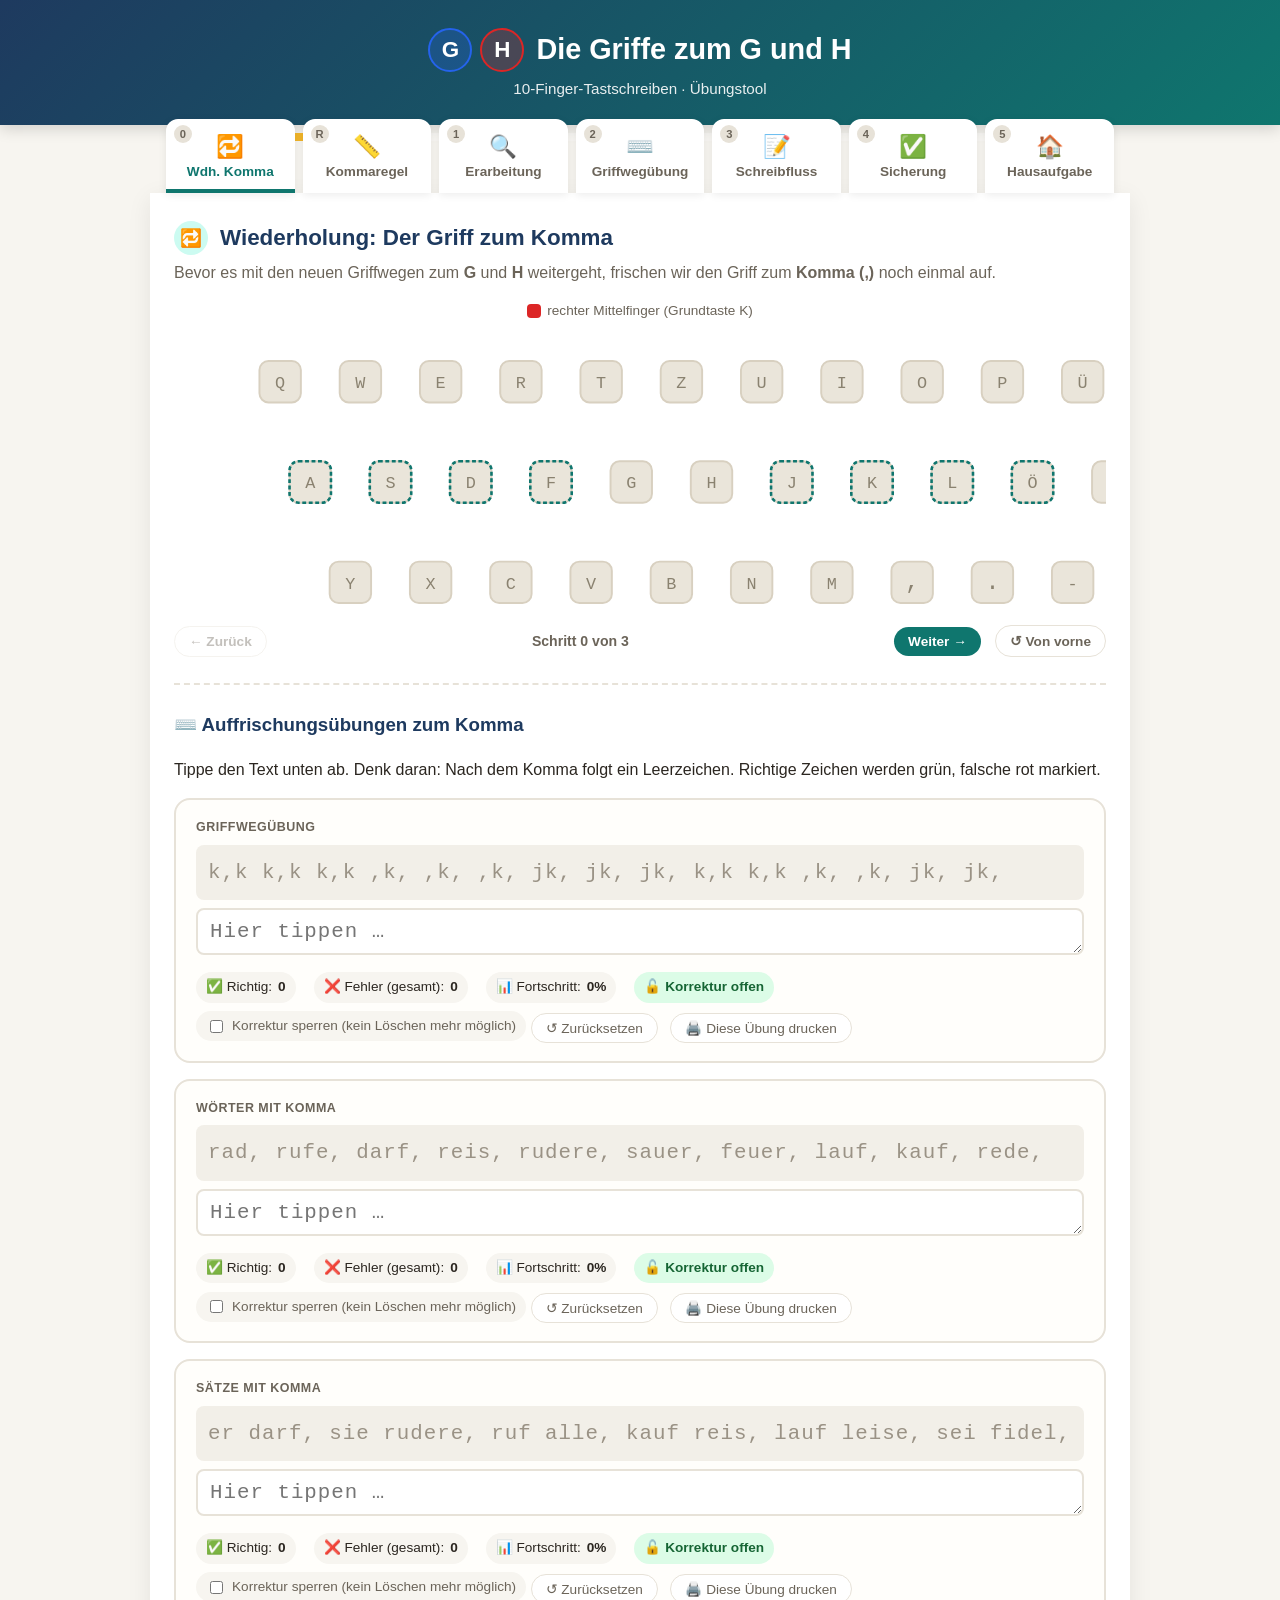
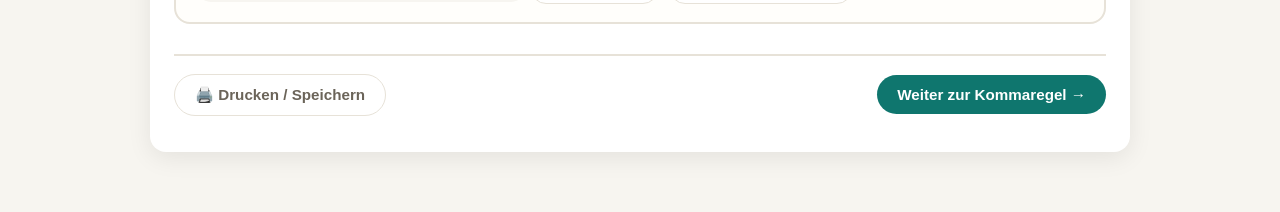
<file: tastscheiben/Tastwolf_GH.html>
<!DOCTYPE html>
<html lang="de">
<head>
<meta charset="UTF-8">
<meta name="viewport" content="width=device-width, initial-scale=1.0">
<title>Tastschreiben – Die Griffe zum G und H</title>
<style>
/* ============================================================
   TASTSCHREIBEN-TRAINER — Vorlage
   Diese Datei ist so aufgebaut, dass sie für andere Griffwege
   wiederverwendet werden kann. Alle buchstaben-spezifischen
   Inhalte (Übungstexte, Griffweg-Konfiguration) liegen gebündelt
   im <script>-Bereich unten im Objekt "LEKTION".
   Layout/Logik darunter muss für neue Buchstaben i. d. R. NICHT
   angefasst werden.
   ============================================================ */

:root{
  --farbe-d:#2563eb;      /* linker Zeigefinger - G */
  --farbe-k:#dc2626;      /* rechter Zeigefinger - H / rechter Mittelfinger - Komma (Wiederholung) */
  --bg:#f7f5f0;
  --card:#ffffff;
  --text:#2b2620;
  --text-soft:#6b6459;
  --accent:#0f766e;
  --accent-soft:#ccfbf1;
  --warn:#dc2626;
  --warn-soft:#fee2e2;
  --ok:#16a34a;
  --ok-soft:#dcfce7;
  --border:#e7e2d8;
  --radius:16px;
  --font-hand: 'Comic Sans MS', 'Segoe Print', cursive;
}

*{box-sizing:border-box;}
html,body{margin:0;padding:0;}
body{
  font-family: -apple-system, "Segoe UI", Roboto, Helvetica, Arial, sans-serif;
  background: var(--bg);
  color: var(--text);
  line-height:1.5;
  padding-bottom:60px;
}

/* ---------- Kopfbereich ---------- */
header.top{
  background: linear-gradient(135deg,#1e3a5f 0%,#0f766e 100%);
  color:white;
  padding:28px 20px 24px;
  text-align:center;
  box-shadow:0 4px 14px rgba(0,0,0,.15);
}
header.top h1{
  margin:0 0 6px;
  font-size:1.8rem;
  display:flex;
  align-items:center;
  justify-content:center;
  gap:12px;
  flex-wrap:wrap;
}
header.top .buchstaben{
  display:inline-flex;
  gap:8px;
}
header.top .buchstaben span{
  display:inline-flex;
  align-items:center;
  justify-content:center;
  width:44px;height:44px;
  border-radius:50%;
  background:rgba(255,255,255,.15);
  border:2px solid rgba(255,255,255,.6);
  font-weight:800;
  font-size:1.4rem;
}
header.top p.sub{
  margin:4px 0 0;
  opacity:.9;
  font-size:.95rem;
}

/* ---------- Stufennavigation ---------- */
nav.stufen{
  max-width:980px;
  margin:-22px auto 0;
  padding:0 16px;
  display:flex;
  gap:8px;
  flex-wrap:wrap;
  justify-content:center;
  position:relative;
  z-index:5;
}
nav.stufen button{
  position:relative;
  flex:1 1 96px;
  border:none;
  background:var(--card);
  color:var(--text-soft);
  padding:14px 10px 10px;
  border-radius:12px 12px 0 0;
  cursor:pointer;
  font-size:.85rem;
  font-weight:600;
  box-shadow:0 2px 8px rgba(0,0,0,.08);
  border-bottom:4px solid transparent;
  display:flex;
  flex-direction:column;
  align-items:center;
  gap:4px;
  transition:.15s;
}
nav.stufen button .icon{font-size:1.4rem;}
nav.stufen button .zahl{
  position:absolute;
  top:6px; left:8px;
  font-size:.7rem;
  background:var(--border);
  color:var(--text-soft);
  width:18px;height:18px;
  border-radius:50%;
  display:flex;align-items:center;justify-content:center;
}
nav.stufen button.active{
  color:var(--accent);
  border-bottom-color:var(--accent);
  background:var(--card);
}
nav.stufen button.done .zahl{
  background:var(--ok);
  color:white;
}
nav.stufen button:hover{color:var(--accent);}

/* ---------- Hauptbereich ---------- */
main{
  max-width:980px;
  margin:0 auto;
  background:var(--card);
  border-radius:0 0 var(--radius) var(--radius);
  box-shadow:0 6px 24px rgba(0,0,0,.08);
  padding:28px 24px 36px;
}
section.stufe{display:none;}
section.stufe.active{display:block; animation:fadeIn .35s ease;}
@keyframes fadeIn{from{opacity:0; transform:translateY(6px);} to{opacity:1; transform:none;}}

h2.stufe-titel{
  display:flex;
  align-items:center;
  gap:12px;
  font-size:1.4rem;
  margin:0 0 6px;
  color:#1e3a5f;
}
h2.stufe-titel .badge{
  background:var(--accent-soft);
  color:var(--accent);
  border-radius:50%;
  width:34px;height:34px;
  display:flex;align-items:center;justify-content:center;
  font-size:1.1rem;
  flex-shrink:0;
}
p.stufe-intro{color:var(--text-soft); margin-top:0;}

hr.trenner{
  border:none;
  border-top:2px dashed var(--border);
  margin:26px 0;
}

/* ---------- Tastatur / Griffweg-Visualisierung ---------- */
.tastatur-wrap{
  display:flex;
  justify-content:center;
  margin:18px 0 8px;
}
.tastatur-wrap svg{width:100%; max-width:100%; height:auto; display:block;}

.tastatur-steuerung{
  display:flex;
  align-items:center;
  justify-content:center;
  gap:14px;
  flex-wrap:wrap;
  margin:6px 0 18px;
}
.tastatur-schritt-text{
  margin:0;
  font-size:.88rem;
  font-weight:600;
  color:var(--text-soft);
  text-align:center;
  min-width:220px;
  flex:1 1 260px;
}
.btn.klein{
  padding:7px 14px;
  font-size:.85rem;
}
.btn:disabled{
  opacity:.4;
  cursor:not-allowed;
}

.legende{
  display:flex;
  gap:18px;
  flex-wrap:wrap;
  justify-content:center;
  font-size:.85rem;
  color:var(--text-soft);
  margin-bottom:6px;
}
.legende span{display:inline-flex; align-items:center; gap:6px;}
.legende i{width:14px;height:14px;border-radius:4px;display:inline-block;}

/* ---------- Griffweg-Karten (schriftliche Fixierung) ---------- */
.griffweg-karten{
  display:grid;
  grid-template-columns:repeat(auto-fit,minmax(220px,1fr));
  gap:16px;
  margin:20px 0;
}
.griffweg-karte{
  border:2px solid var(--border);
  border-radius:var(--radius);
  padding:16px 18px;
  background:#fffdf9;
}
.griffweg-karte h3{
  margin:0 0 8px;
  display:flex;
  align-items:center;
  gap:10px;
  font-size:1.15rem;
}
.griffweg-karte h3 .buchstabe-kreis{
  width:36px;height:36px;
  border-radius:50%;
  color:white;
  display:flex;align-items:center;justify-content:center;
  font-weight:800;
}
.griffweg-karte .finger-info{
  font-size:.9rem;
  color:var(--text-soft);
  margin-bottom:10px;
}
.griffweg-karte .merksatz{
  font-family:var(--font-hand);
  font-size:1.05rem;
  background:#fff9e6;
  border-left:4px solid #f0b429;
  padding:8px 12px;
  border-radius:0 8px 8px 0;
}

/* Ausfüllfeld zur schriftlichen Fixierung */
.fixierung-feld{
  margin-top:10px;
}
.fixierung-feld label{
  display:block;
  font-size:.85rem;
  color:var(--text-soft);
  margin-bottom:4px;
}
.fixierung-feld input[type=text]{
  width:100%;
  padding:8px 10px;
  border:1.5px solid var(--border);
  border-radius:8px;
  font-size:1rem;
  font-family:inherit;
}
.fixierung-feld input[type=text]:focus{
  outline:none;
  border-color:var(--accent);
  box-shadow:0 0 0 3px var(--accent-soft);
}
.fixierung-feld select{
  width:100%;
  padding:8px 10px;
  border:1.5px solid var(--border);
  border-radius:8px;
  font-size:1rem;
  font-family:inherit;
  background:white;
  cursor:pointer;
}
.fixierung-feld select:focus{
  outline:none;
  border-color:var(--accent);
  box-shadow:0 0 0 3px var(--accent-soft);
}
.fixierung-feld select.richtig{border-color:var(--ok); background:var(--ok-soft);}
.fixierung-feld select.falsch{border-color:var(--warn); background:var(--warn-soft);}

.karten-aktionen{
  display:flex;
  gap:8px;
  flex-wrap:wrap;
  margin-top:12px;
}
.btn-pruefen{
  border:none;
  background:var(--accent);
  color:white;
  padding:7px 16px;
  border-radius:20px;
  cursor:pointer;
  font-size:.85rem;
  font-weight:700;
}
.btn-pruefen:hover{background:#0c5d55;}
.karten-ergebnis{
  margin-top:10px;
  font-size:.88rem;
  font-weight:700;
  display:none;
}
.karten-ergebnis.zeigen{display:block;}
.karten-ergebnis.gut{color:#166534;}
.karten-ergebnis.schlecht{color:#991b1b;}

/* ---------- Fehler-Auswertung (Mini pro Übung + Gesamt in Stufe 4) ---------- */
.mini-auswertung{
  display:none;
  margin-top:8px;
  font-size:.85rem;
  color:#92400e;
  background:#fff9e6;
  border-left:4px solid #f0b429;
  padding:6px 10px;
  border-radius:0 6px 6px 0;
}
.mini-auswertung.zeigen{display:block;}

.gesamtauswertung{
  margin:16px 0;
  display:flex;
  flex-direction:column;
  gap:10px;
}
.fehlerbalken-zeile{
  display:grid;
  grid-template-columns:44px 1fr 44px;
  align-items:center;
  gap:10px;
}
.fehlerbalken-label{
  font-family:"Courier New", monospace;
  font-size:1.1rem;
  font-weight:800;
  color:var(--text);
  text-align:center;
  background:var(--bg);
  border-radius:8px;
  padding:4px 0;
}
.fehlerbalken-spur{
  height:18px;
  background:var(--bg);
  border-radius:10px;
  overflow:hidden;
}
.fehlerbalken-fuellung{
  height:100%;
  background:linear-gradient(90deg, #f0b429, var(--warn));
  border-radius:10px;
  transition:width .4s;
  print-color-adjust:exact;
  -webkit-print-color-adjust:exact;
}
.fehlerbalken-wert{
  font-size:.85rem;
  font-weight:700;
  color:var(--text-soft);
  text-align:right;
}

/* ---------- Live-Vergleich-Tippkomponente ---------- */
.tipp-block{
  border:2px solid var(--border);
  border-radius:var(--radius);
  padding:18px 20px;
  margin:16px 0;
  background:#fffefb;
}
.tipp-block .zeile-label{
  font-size:.78rem;
  text-transform:uppercase;
  letter-spacing:.04em;
  color:var(--text-soft);
  margin-bottom:8px;
  font-weight:700;
}
.zieltext{
  font-family: "Courier New", monospace;
  font-size:1.3rem;
  letter-spacing:1px;
  padding:10px 12px;
  background:#f2efe8;
  border-radius:8px;
  margin-bottom:8px;
  overflow-wrap:break-word;
  line-height:1.7;
}
.zieltext span.char-ok{color:var(--ok); background:var(--ok-soft); border-radius:3px;}
.zieltext span.char-fehler{color:var(--warn); background:var(--warn-soft); border-radius:3px; text-decoration:underline wavy var(--warn);}
.zieltext span.char-offen{color:#9a9285;}
.zieltext span.char-aktiv{background:#fde68a; border-radius:3px; outline:2px solid #f0b429;}

.tipp-eingabe{
  width:100%;
  font-family:"Courier New", monospace;
  font-size:1.3rem;
  letter-spacing:1px;
  padding:10px 12px;
  border:2px solid var(--border);
  border-radius:8px;
  resize:vertical;
  min-height:46px;
}
.tipp-eingabe:focus{outline:none; border-color:var(--accent);}

.tipp-stats{
  display:flex;
  gap:18px;
  flex-wrap:wrap;
  margin-top:10px;
  font-size:.85rem;
}
.tipp-stats .stat{
  display:flex;
  align-items:center;
  gap:6px;
  background:var(--bg);
  padding:5px 10px;
  border-radius:20px;
}
.tipp-stats .stat b{color:var(--text);}
.btn-reset{
  margin-top:10px;
  border:1.5px solid var(--border);
  background:white;
  padding:6px 14px;
  border-radius:20px;
  cursor:pointer;
  font-size:.85rem;
  color:var(--text-soft);
}
.btn-reset:hover{border-color:var(--accent); color:var(--accent);}

.btn-druck-klein{
  margin-top:10px;
  margin-left:8px;
  border:1.5px solid var(--border);
  background:white;
  padding:6px 14px;
  border-radius:20px;
  cursor:pointer;
  font-size:.85rem;
  color:var(--text-soft);
}
.btn-druck-klein:hover{border-color:var(--accent); color:var(--accent);}

/* ---------- Korrektur-Sperre ---------- */
.sperr-schalter{
  display:inline-flex;
  align-items:center;
  gap:6px;
  font-size:.85rem;
  color:var(--text-soft);
  background:var(--bg);
  padding:5px 10px;
  border-radius:20px;
  cursor:pointer;
  user-select:none;
}
.sperr-schalter input{accent-color:var(--accent); cursor:pointer;}
.sperr-schalter.fixiert{
  opacity:.6;
  cursor:not-allowed;
}
.sperr-schalter.fixiert input{cursor:not-allowed;}
.sperr-schalter.fixiert::after{
  content:"🔒 festgelegt";
  font-size:.78rem;
  font-style:italic;
  margin-left:2px;
}

.status-badge{
  display:inline-flex;
  align-items:center;
  gap:5px;
  font-size:.85rem;
  font-weight:700;
  padding:5px 10px;
  border-radius:20px;
}
.status-badge.offen{background:var(--ok-soft); color:#166534;}
.status-badge.gesperrt{background:var(--warn-soft); color:#991b1b;}

.frei-textarea.gesperrt, .tipp-eingabe.gesperrt{
  background:#faf7f0;
  border-color:#e0b400;
}

/* ---------- Freie Textfelder (Stufe 2/3) ---------- */
.uebung-gruppe{
  margin-bottom:26px;
}
.uebung-gruppe h3{
  font-size:1.05rem;
  color:#1e3a5f;
  display:flex;
  align-items:center;
  gap:8px;
  margin-bottom:4px;
}
.uebung-gruppe .hinweis{
  font-size:.85rem;
  color:var(--text-soft);
  margin:0 0 10px;
}
.vorlage-text{
  font-family:"Courier New", monospace;
  font-size:1.05rem;
  background:#f2efe8;
  padding:10px 12px;
  border-radius:8px;
  white-space:pre-wrap;
  margin-bottom:8px;
  line-height:1.8;
}
.frei-textarea{
  width:100%;
  min-height:90px;
  font-family:"Courier New", monospace;
  font-size:1.05rem;
  padding:10px 12px;
  border:2px solid var(--border);
  border-radius:8px;
  resize:vertical;
}
.frei-textarea:focus{outline:none; border-color:var(--accent);}

/* ---------- Spiel-Rahmen (Monsterabwehr) ---------- */
[hidden]{display:none !important;}
.spiel-frame{display:block; width:100%; height:720px; border:none; border-radius:var(--radius); background:#0b0820; box-shadow:0 8px 24px rgba(0,0,0,.18);}

/* ---------- Kommaregel ---------- */
.regel-karte{
  border:3px solid var(--farbe-k);
  border-radius:var(--radius);
  background:#fff7f7;
  padding:22px 24px;
  margin:10px 0 22px;
}
.regel-karte h3{margin:0 0 14px; font-size:1.35rem; color:#991b1b; display:flex; align-items:center; gap:10px;}
.regel-schritte{display:grid; grid-template-columns:repeat(auto-fit,minmax(240px,1fr)); gap:14px;}
.regel-schritt{background:white; border-radius:12px; padding:14px 16px; border:2px solid var(--border);}
.regel-schritt .nr{display:inline-flex; width:30px; height:30px; border-radius:50%; background:var(--farbe-k); color:white; font-weight:800; align-items:center; justify-content:center; margin-right:8px;}
.regel-schritt p{margin:8px 0 0; font-size:1.15rem; font-weight:700;}
.regel-merksatz{
  margin-top:16px;
  font-family:var(--font-hand);
  font-size:1.5rem;
  text-align:center;
  background:#fff9e6;
  border:2px dashed #f0b429;
  border-radius:12px;
  padding:12px;
}
.kommabild{
  display:flex; flex-wrap:wrap; align-items:flex-end; justify-content:center;
  gap:0; margin:20px 0 6px;
  font-family:"Courier New", monospace; font-size:2.4rem; font-weight:700;
}
.kommabild .wort{background:#e0ecff; border:2px solid var(--farbe-d); border-radius:10px; padding:4px 12px;}
.kommabild .wort.mit-komma{border-right:none; border-radius:10px 0 0 10px;}
.kommabild .komma{background:var(--warn-soft); border:2px solid var(--farbe-k); border-left:2px dashed var(--farbe-k); border-radius:0 10px 10px 0; padding:4px 8px; color:var(--farbe-k);}
.kommabild .platz{
  display:inline-flex; align-items:center; justify-content:center;
  width:56px; align-self:stretch; margin:0 4px;
  background:var(--ok-soft); border:2px dashed var(--ok); border-radius:10px;
  font-size:1.6rem; color:var(--ok);
}
.kommabild-legende{display:flex; gap:18px; flex-wrap:wrap; justify-content:center; font-size:.95rem; color:var(--text-soft); margin-bottom:10px;}
.beispiel-liste{display:flex; flex-direction:column; gap:10px; margin:16px 0;}
.beispiel{
  display:flex; align-items:center; gap:14px; flex-wrap:wrap;
  border:2px solid var(--border); border-radius:12px; padding:10px 14px; background:white;
}
.beispiel.gut{border-color:var(--ok); background:var(--ok-soft);}
.beispiel.schlecht{border-color:var(--warn); background:var(--warn-soft);}
.beispiel .symbol{font-size:1.6rem; width:34px; text-align:center;}
.beispiel .erklaerung{font-size:.95rem; color:var(--text-soft); flex:1 1 220px;}
.satzanzeige{font-family:"Courier New", monospace; font-size:1.45rem; white-space:pre; letter-spacing:1px;}
.satzanzeige .lz{display:inline-block; min-width:.9em; text-align:center; color:#9a9285; background:rgba(0,0,0,.06); border-radius:4px; font-size:.9em;}
.satzanzeige .km{color:var(--farbe-k); font-weight:900;}
.regel-abfrage{display:flex; flex-direction:column; gap:12px; margin:14px 0;}
.regel-frage{border:2px solid var(--border); border-radius:12px; padding:12px 16px; background:#fffefb;}
.regel-frage .satzanzeige{display:block; margin-bottom:8px; overflow-x:auto;}
.regel-frage select{max-width:460px;}
@media (max-width:640px){
  .kommabild{font-size:1.5rem;}
  .kommabild .platz{width:36px;}
  .satzanzeige{font-size:1.05rem;}
}

/* ---------- Sicherung: Multiple Choice & Zuordnung ---------- */
.quiz-frage{
  border:2px solid var(--border);
  border-radius:var(--radius);
  padding:16px 18px;
  margin-bottom:16px;
  background:#fffefb;
}
.quiz-frage p.frage-text{
  font-weight:700;
  margin:0 0 12px;
  font-size:1.02rem;
}
.quiz-optionen{
  display:grid;
  grid-template-columns:repeat(auto-fit,minmax(140px,1fr));
  gap:10px;
}
.quiz-option{
  border:2px solid var(--border);
  background:white;
  border-radius:10px;
  padding:10px 12px;
  cursor:pointer;
  font-size:.95rem;
  text-align:left;
  transition:.15s;
}
.quiz-option:hover{border-color:var(--accent);}
.quiz-option.gewaehlt{border-color:var(--accent); background:var(--accent-soft);}
.quiz-option.richtig{border-color:var(--ok); background:var(--ok-soft); font-weight:700;}
.quiz-option.falsch{border-color:var(--warn); background:var(--warn-soft);}
.quiz-option:disabled{cursor:default;}

.zuordnung-wrap{
  display:flex;
  gap:24px;
  flex-wrap:wrap;
  justify-content:center;
  margin-top:8px;
}
.zuordnung-spalte{
  display:flex;
  flex-direction:column;
  gap:10px;
  min-width:140px;
}
.zuordnung-item{
  border:2px solid var(--border);
  border-radius:10px;
  padding:10px 14px;
  background:white;
  text-align:center;
  font-weight:700;
  cursor:grab;
  user-select:none;
}
.zuordnung-item.taste{
  font-family:"Courier New", monospace;
  font-size:1.2rem;
  color:var(--accent);
}
.zuordnung-item.finger{
  font-size:.85rem;
  font-weight:500;
  cursor:default;
  min-height:44px;
  display:flex;align-items:center;justify-content:center;
  border-style:dashed;
}
.zuordnung-item.finger.belegt{
  border-style:solid;
  background:var(--accent-soft);
}
.zuordnung-item.finger.richtig{border-color:var(--ok); background:var(--ok-soft);}
.zuordnung-item.finger.falsch{border-color:var(--warn); background:var(--warn-soft);}
.zuordnung-item.taste.verwendet{opacity:.35; cursor:default;}

.auswertung-box{
  margin-top:14px;
  padding:12px 16px;
  border-radius:10px;
  font-weight:700;
  display:none;
}
.auswertung-box.zeigen{display:block;}
.auswertung-box.gut{background:var(--ok-soft); color:#166534;}
.auswertung-box.mittel{background:#fef3c7; color:#92400e;}
.auswertung-box.schlecht{background:var(--warn-soft); color:#991b1b;}

/* ---------- Hausaufgabe ---------- */
.ha-liste{
  display:flex;
  flex-direction:column;
  gap:10px;
  margin:16px 0 24px;
}
.ha-eintrag{
  display:flex;
  align-items:flex-start;
  gap:12px;
  border:2px solid var(--border);
  border-radius:12px;
  padding:12px 16px;
  background:#fffefb;
}
.ha-eintrag input[type=checkbox]{
  width:20px;height:20px;
  margin-top:2px;
  flex-shrink:0;
  accent-color: var(--accent);
}
.ha-eintrag .ha-text{flex:1;}
.ha-eintrag .ha-text b{display:block; margin-bottom:2px;}
.ha-eintrag .ha-vorlage{
  font-family:"Courier New", monospace;
  font-size:.95rem;
  color:var(--text-soft);
  background:var(--bg);
  padding:6px 8px;
  border-radius:6px;
  margin-top:6px;
  white-space:pre-wrap;
}

/* ---------- Buttons / Aktionsleiste ---------- */
.aktionsleiste{
  display:flex;
  gap:10px;
  flex-wrap:wrap;
  justify-content:space-between;
  align-items:center;
  margin-top:30px;
  padding-top:18px;
  border-top:2px solid var(--border);
}
.aktionsleiste .rechts{display:flex; gap:10px; flex-wrap:wrap;}
button.btn{
  border:none;
  padding:11px 20px;
  border-radius:24px;
  font-weight:700;
  font-size:.95rem;
  cursor:pointer;
  display:inline-flex;
  align-items:center;
  gap:8px;
  transition:.15s;
}
button.btn.primary{background:var(--accent); color:white;}
button.btn.primary:hover{background:#0c5d55;}
button.btn.secondary{background:var(--bg); color:var(--text); border:1.5px solid var(--border);}
button.btn.secondary:hover{border-color:var(--accent); color:var(--accent);}
button.btn.ghost{background:transparent; color:var(--text-soft); border:1.5px solid var(--border);}
button.btn:disabled{opacity:.4; cursor:not-allowed;}

/* ---------- Fortschrittsleiste oben ---------- */
.fortschritt-gesamt{
  max-width:980px;
  margin:0 auto;
  padding:8px 20px 0;
}
.fortschritt-gesamt .leiste{
  height:8px;
  background:rgba(255,255,255,.25);
  border-radius:4px;
  overflow:hidden;
}
.fortschritt-gesamt .fuellung{
  height:100%;
  background:#f0b429;
  border-radius:4px;
  transition:width .4s;
  width:20%;
}

/* ============================================================
   BUCHSTABENREGEN — Tipp-Spiel (Mini-Modul in Stufe 2)
   Alle Klassen sind mit "br-" präfixiert und unter #br-modul
   gekapselt, damit nichts mit dem restlichen Design kollidiert.
   ============================================================ */
#br-modul{
  --br-bg:#090622;
  --br-bg2:#150b3d;
  --br-card:rgba(24,20,64,.92);
  --br-border:rgba(255,255,255,.16);
  --br-text:#fffaff;
  --br-text-soft:#c7c1e8;
  --br-cyan:#28e7ff;
  --br-pink:#ff3cac;
  --br-purple:#8b5cf6;
  --br-lime:#b7ff3c;
  --br-yellow:#ffd43b;
  --br-orange:#ff8a1f;
  --br-danger:#ff477e;
  --br-radius:20px;
  margin:18px 0;
  border-radius:var(--br-radius);
  padding:20px;
  background:
    radial-gradient(circle at 15% 8%, rgba(255,60,172,.28), transparent 32%),
    radial-gradient(circle at 86% 4%, rgba(40,231,255,.22), transparent 30%),
    linear-gradient(160deg,var(--br-bg2),var(--br-bg) 68%);
  color:var(--br-text);
  position:relative;
  overflow:hidden;
}
#br-modul *{box-sizing:border-box;}

#br-modul .br-panel{
  background:linear-gradient(155deg,rgba(36,26,88,.92),rgba(18,16,55,.94));
  border:1px solid var(--br-border);
  border-radius:var(--br-radius);
  padding:20px;
}
#br-modul .br-panel.br-versteckt{display:none;}
#br-modul .br-einstellung-gruppe{margin-bottom:16px;}
#br-modul .br-einstellung-gruppe:last-child{margin-bottom:0;}
#br-modul .br-wahl-reihe{display:flex;gap:10px;flex-wrap:wrap;}
#br-modul .br-wahl-btn{
  flex:1 1 165px;
  padding:13px 12px;
  min-height:62px;
  border-radius:14px;
  border:1px solid rgba(255,255,255,.14);
  background:linear-gradient(145deg,rgba(255,255,255,.075),rgba(255,255,255,.025));
  color:var(--br-text);
  cursor:pointer;
  font-size:.88rem;
  font-weight:750;
  text-align:center;
  transition:transform .18s ease,border-color .18s,box-shadow .18s,background .18s;
}
#br-modul .br-wahl-btn:hover{
  transform:translateY(-2px);
  border-color:rgba(40,231,255,.75);
}
#br-modul .br-wahl-btn.br-aktiv{
  background:linear-gradient(135deg,var(--br-purple),var(--br-pink));
  border-color:#ff8bd2;
  color:white;
  font-weight:900;
  box-shadow:0 9px 22px rgba(255,60,172,.3);
  transform:translateY(-2px);
}
#br-modul .br-wahl-btn small{
  display:block;
  font-weight:550;
  opacity:.85;
  margin-top:5px;
  font-size:.72rem;
  line-height:1.25;
}

#br-modul .br-start-btn{
  display:block;
  width:100%;
  margin-top:18px;
  padding:15px 18px;
  border:0;
  border-radius:15px;
  background:linear-gradient(100deg,var(--br-lime),var(--br-yellow) 45%,var(--br-orange));
  color:#25132f;
  font-size:1.1rem;
  font-weight:950;
  cursor:pointer;
  transition:transform .15s ease,filter .15s;
}
#br-modul .br-start-btn:hover{transform:translateY(-2px) scale(1.01);filter:saturate(1.12);}
#br-modul .br-start-btn:active{transform:translateY(0) scale(.995);}

#br-modul .br-spiel-wrap{display:none;flex-direction:column;gap:12px;}
#br-modul .br-spiel-wrap.br-aktiv{display:flex;}

#br-modul .br-hud{
  display:grid;
  grid-template-columns:repeat(4,1fr);
  gap:8px;
  background:rgba(20,15,58,.84);
  border:1px solid var(--br-border);
  border-radius:16px;
  padding:9px;
}
#br-modul .br-stat{
  display:flex;
  flex-direction:column;
  align-items:center;
  justify-content:center;
  padding:9px 5px;
  border-radius:12px;
  background:rgba(255,255,255,.055);
}
#br-modul .br-stat:nth-child(1){box-shadow:inset 0 -2px 0 rgba(255,212,59,.65);}
#br-modul .br-stat:nth-child(2){box-shadow:inset 0 -2px 0 rgba(255,71,126,.55);}
#br-modul .br-stat:nth-child(3){box-shadow:inset 0 -2px 0 rgba(40,231,255,.55);}
#br-modul .br-stat:nth-child(4){box-shadow:inset 0 -2px 0 rgba(183,255,60,.55);}
#br-modul .br-stat .br-wert{font-size:1.35rem;font-weight:950;line-height:1.05;}
#br-modul .br-stat .br-label{font-size:.64rem;color:var(--br-text-soft);text-transform:uppercase;letter-spacing:.08em;margin-top:4px;font-weight:800;}
#br-modul .br-herzen{font-size:1.1rem;letter-spacing:1px;white-space:nowrap;}

#br-modul #brSpielfeld{
  position:relative;
  width:100%;
  height:56vh;
  min-height:360px;
  max-height:520px;
  background:
    linear-gradient(rgba(40,231,255,.045) 1px, transparent 1px),
    linear-gradient(90deg,rgba(40,231,255,.045) 1px, transparent 1px),
    radial-gradient(circle at 50% 0%,rgba(139,92,246,.25),transparent 43%),
    linear-gradient(180deg,#0d1235,#08071f 68%,#14071c);
  background-size:34px 34px,34px 34px,auto,auto;
  border:1px solid rgba(40,231,255,.24);
  border-radius:18px;
  overflow:hidden;
}
#br-modul #brSpielfeld::after{
  content:"";
  position:absolute;
  left:0;right:0;bottom:0;
  height:6px;
  background:linear-gradient(90deg,var(--br-pink),var(--br-orange),var(--br-yellow),var(--br-lime),var(--br-cyan),var(--br-purple),var(--br-pink));
  background-size:300% auto;
  animation:brFloorGlow 2.5s linear infinite;
  box-shadow:0 -2px 16px rgba(255,60,172,.5);
}
@keyframes brFloorGlow{to{background-position:300% center;}}

#br-modul .br-buchstabe{
  position:absolute;
  top:-48px;
  width:44px;
  height:44px;
  border-radius:12px;
  background:linear-gradient(145deg,#272f73,#141947);
  border:2.5px solid var(--br-farbe, var(--br-cyan));
  color:#fff;
  display:flex;
  align-items:center;
  justify-content:center;
  font-size:1.25rem;
  font-weight:950;
  font-family:ui-monospace, SFMono-Regular, Menlo, Consolas, monospace;
  box-shadow:0 0 16px var(--br-farbe, var(--br-cyan));
  text-shadow:0 2px 0 rgba(0,0,0,.25);
}
#br-modul .br-buchstabe.br-naechstes-ziel{
  border-color:var(--br-yellow)!important;
  animation:brZielPuls .6s ease-in-out infinite alternate;
}
@keyframes brZielPuls{
  from{box-shadow:0 0 14px var(--br-yellow);}
  to{box-shadow:0 0 30px 6px var(--br-yellow);}
}
#br-modul .br-buchstabe.br-treffer{
  background:linear-gradient(135deg,var(--br-lime),var(--br-cyan))!important;
  border-color:white!important;
  color:#0b1640;
  transform:scale(1.5) rotate(10deg)!important;
  opacity:0;
  transition:all .28s ease!important;
  box-shadow:0 0 35px rgba(183,255,60,.85)!important;
}
#br-modul .br-buchstabe.br-verfehlt{
  background:linear-gradient(135deg,var(--br-danger),#8b123f)!important;
  border-color:#ffb5cd!important;
  opacity:0;
  transition:all .25s ease;
  animation:brMissShake .14s linear 2;
}
@keyframes brMissShake{25%{margin-left:-5px}75%{margin-left:5px}}

#br-modul .br-punkte-popup{
  position:absolute;
  font-weight:950;
  color:var(--br-lime);
  text-shadow:0 0 12px rgba(183,255,60,.7);
  font-size:1.1rem;
  pointer-events:none;
  z-index:4;
  animation:brPopupFloat .6s ease forwards;
}
@keyframes brPopupFloat{from{opacity:1;transform:translateY(0) scale(.8);}to{opacity:0;transform:translateY(-36px) scale(1.2);}}

#br-modul .br-spiel-steuerung{display:flex;justify-content:center;gap:10px;flex-wrap:wrap;}
#br-modul .br-btn{
  padding:10px 18px;
  border-radius:12px;
  border:1px solid rgba(255,255,255,.16);
  background:rgba(255,255,255,.075);
  color:var(--br-text);
  cursor:pointer;
  font-size:.88rem;
  font-weight:800;
}
#br-modul .br-btn.br-primary{background:linear-gradient(135deg,var(--br-purple),var(--br-cyan));border-color:rgba(255,255,255,.25);color:white;}
#br-modul .br-btn.br-danger{background:linear-gradient(135deg,var(--br-danger),#9b174c);border-color:#ff7da8;color:white;}
#br-modul .br-btn:hover{filter:brightness(1.13);transform:translateY(-1px);}

#br-modul .br-overlay{
  position:fixed;
  inset:0;
  background:rgba(5,3,22,.88);
  display:none;
  align-items:center;
  justify-content:center;
  z-index:200;
  padding:20px;
  backdrop-filter:blur(8px);
}
#br-modul .br-overlay.br-aktiv{display:flex;}
#br-modul .br-overlay-box{
  background:linear-gradient(155deg,#2d1f68,#151138);
  border:1px solid rgba(255,255,255,.19);
  border-radius:22px;
  padding:28px;
  max-width:420px;
  width:100%;
  text-align:center;
  box-shadow:0 30px 80px rgba(0,0,0,.55),0 0 50px rgba(139,92,246,.2);
}
#br-modul .br-overlay-box h2{
  margin:0 0 10px;
  font-size:1.6rem;
  font-weight:950;
  background:linear-gradient(90deg,var(--br-yellow),var(--br-pink),var(--br-cyan));
  -webkit-background-clip:text;background-clip:text;color:transparent;
}
#br-modul .br-ergebnis-zeile{display:flex;justify-content:space-between;padding:9px 0;border-bottom:1px solid rgba(255,255,255,.1);font-size:.92rem;}
#br-modul .br-ergebnis-zeile:last-of-type{border-bottom:none;}
#br-modul .br-ergebnis-zeile b{color:var(--br-lime);font-size:1.08rem;}
#br-modul .br-overlay-box .br-btn{margin-top:16px;width:100%;}

@media (max-width:640px){
  #br-modul{padding:14px;}
  #br-modul .br-wahl-btn{flex-basis:100%;min-height:54px;}
  #br-modul .br-hud{gap:5px;padding:6px;}
  #br-modul .br-stat .br-wert{font-size:1.1rem;}
  #br-modul #brSpielfeld{min-height:340px;height:52vh;}
  #br-modul .br-buchstabe{width:38px;height:38px;font-size:1.05rem;}
}

/* ---------- Druckansicht ---------- */
@media print{
  #br-modul{display:none !important;}
  header.top{background:none !important; color:#000 !important; box-shadow:none; padding:6px 0;}
  header.top .buchstaben span{border-color:#000; background:none; color:#000;}
  nav.stufen, .aktionsleiste, .btn-reset, .btn-druck-klein, .fortschritt-gesamt, .tipp-eingabe, .frei-textarea, .sperr-schalter, .tastatur-steuerung, .handuebung-weiter{display:none !important;}
  section.stufe{display:block !important; page-break-after:always;}
  main{box-shadow:none; padding:0 6mm; max-width:100%; width:100%; margin:0; box-sizing:border-box;}
  html, body{width:100%; max-width:100%;}
  body{padding-bottom:0; background:white;}
  .quiz-option{border-color:#000;}
  .griffweg-karte, .tipp-block, .quiz-frage, .ha-eintrag, .uebung-gruppe, .tastatur-wrap{break-inside:avoid; border-color:#999;}
  a[href]:after{content:"";}
  .status-badge{border:1.5px solid #000 !important; background:none !important; color:#000 !important;}
  .status-badge.gesperrt::after{content:" 🔒";}
  .status-badge.offen::after{content:" 🔓";}
}

/* Einzeldruck: eigenes Print-Overlay, das per JS mit einem Klon des
   gewünschten Abschnitts gefüllt wird. So bleiben Grid/Flex-Layouts
   des Originals exakt erhalten (kein fragiles "display:revert" auf
   verschachtelten Elementen nötig). */
#druckOverlay{display:none;}
@media print{
  body.druck-einzeln > *:not(#druckOverlay){display:none !important;}
  body.druck-einzeln #druckOverlay{
    display:block !important;
    padding:6mm;
    width:100%;
    max-width:100%;
    box-sizing:border-box;
  }
  body.druck-einzeln #druckOverlay .aktionsleiste,
  body.druck-einzeln #druckOverlay .btn-reset,
  body.druck-einzeln #druckOverlay .btn-druck-klein,
  body.druck-einzeln #druckOverlay .sperr-schalter,
  body.druck-einzeln #druckOverlay .tipp-eingabe{display:none !important;}
  body.druck-einzeln #druckOverlay input[type=checkbox]{
    -webkit-appearance:none; appearance:none;
    width:16px; height:16px;
    border:1.5px solid #000; border-radius:3px;
    display:inline-block !important;
    position:relative;
  }
  body.druck-einzeln #druckOverlay input[type=checkbox]:checked::after{
    content:"✓"; position:absolute; left:1px; top:-3px; font-size:13px;
  }
  body.druck-einzeln #druckOverlay .frei-textarea{
    display:block !important;
    border:1px solid #ccc !important;
    background:#fafafa !important;
    resize:none;
    color:#000;
    font-family:"Courier New", monospace;
    white-space:pre-wrap;
  }
  body.druck-einzeln #druckOverlay .status-badge{border:1.5px solid #000 !important; background:none !important; color:#000 !important;}
}
@media print and (max-width:0){} /* Platzhalter, falls spätere Seitenformate ergänzt werden */

/* ---------- Responsive ---------- */
@media (max-width:640px){
  header.top h1{font-size:1.4rem;}
  main{padding:20px 14px 28px;}
  .zieltext, .tipp-eingabe, .vorlage-text, .frei-textarea{font-size:1.05rem;}
}

/* ---------- Tastatur-Puzzle (Stufe 1): Tasten + Finger zuordnen ---------- */
.kp{--kp-u:44px; --kp-gap:4px; --kp-f5:#a78bfa; --kp-f4:#60a5fa; --kp-f3:#34d399; --kp-f2:#fb923c; margin:14px 0 6px; user-select:none; -webkit-user-select:none;}
.kp-ablage{display:flex; gap:10px; flex-wrap:wrap; justify-content:center; min-height:64px; padding:10px 14px; margin:0 auto 6px; max-width:620px;
  background:#fffdf9; border:2px dashed var(--border); border-radius:var(--radius);}
.kp-ablage.kp-hover{border-color:var(--accent); background:var(--accent-soft);}
.kp-ablage .kp-leer{align-self:center; color:var(--text-soft); font-size:.88rem; font-style:italic;}
.kp-stein{width:44px; height:44px; border-radius:9px; background:white; border:2px solid #d8d0c0; box-shadow:0 2px 0 #d8d0c0;
  display:flex; align-items:center; justify-content:center; font-family:monospace; font-size:1.45rem; font-weight:800; color:var(--text);
  cursor:grab; touch-action:none;}
.kp-stein.kp-griff{background:rgba(220,38,38,.12); border-color:var(--farbe-k); box-shadow:0 2px 0 var(--farbe-k); color:#991b1b; font-size:1.8rem;}
.kp .legende{margin:4px 0 10px;}
.kp-tastatur{background:#fffdf9; border:2px solid var(--border); border-radius:var(--radius); padding:10px; margin:0 auto; width:max-content; max-width:100%;}
.kp-reihe{display:flex; gap:var(--kp-gap); margin-bottom:var(--kp-gap);}
.kp-reihe:last-child{margin-bottom:0;}
.kp-taste{position:relative; height:var(--kp-u); background:#eae5da; border:1.5px solid #d8d0c0; border-radius:7px;
  display:flex; align-items:center; justify-content:center; color:#8a8270; font-family:monospace; font-size:calc(var(--kp-u)*.3);
  outline:2.5px solid transparent; outline-offset:-2px; transition:background .15s, outline-color .15s;}
.kp-taste.kp-mod{background:#e0d9cb;}
.kp-taste.kp-griffkey{background:rgba(220,38,38,.12);}
.kp-taste.kp-hover{outline-color:var(--accent); background:var(--accent-soft);}
.kp-taste.kp-hoverbad{outline-color:#f0b429;}
.kp-taste .kp-zeichen{font-size:calc(var(--kp-u)*.5); font-weight:800; color:var(--text); cursor:grab; touch-action:none; padding:0 6px; line-height:1; margin-top:-12%;}
.kp-taste.kp-griffkey .kp-zeichen{margin-top:-38%; font-size:calc(var(--kp-u)*.62);}
.kp-taste .kp-marke{position:absolute; bottom:24%; left:50%; width:30%; height:3px; transform:translateX(-50%); background:#8a8270; border-radius:2px; opacity:.5;}
.kp-taste .kp-fb{position:absolute; left:2px; right:2px; bottom:2px; height:calc(var(--kp-u)*.27); border-radius:4px; font-family:-apple-system,"Segoe UI",sans-serif;
  font-size:calc(var(--kp-u)*.18); font-weight:700; color:var(--text); display:flex; align-items:center; justify-content:center; white-space:nowrap; overflow:hidden; cursor:grab; touch-action:none;}
.kp-taste .kp-fb.kp-fbad{outline:2px solid var(--warn); outline-offset:1px;}
.kp-taste .kp-hak{position:absolute; top:-8px; right:-7px; width:20px; height:20px; border-radius:50%; color:white; font-size:12px; font-weight:900;
  display:none; align-items:center; justify-content:center; z-index:2; font-family:-apple-system,"Segoe UI",sans-serif;}
.kp-taste.kp-ok{outline-color:var(--ok);} .kp-taste.kp-ok .kp-hak{display:flex; background:var(--ok);}
.kp-taste.kp-bad{outline-color:var(--warn);} .kp-taste.kp-bad .kp-hak{display:flex; background:var(--warn);}
.kp-wackeln{animation:kpWackeln .35s;}
@keyframes kpWackeln{0%,100%{transform:translateX(0)}25%{transform:translateX(-4px)}75%{transform:translateX(4px)}}
.kp-haende{display:flex; gap:clamp(24px,7vw,90px); justify-content:center; align-items:flex-end; flex-wrap:wrap; margin-top:16px;}
.kp-hand{display:flex; flex-direction:column; align-items:center;}
.kp-hand svg{height:auto; overflow:visible;}
.kp-hand .kp-handname{font-weight:700; font-size:.9rem; color:#1e3a5f; margin-top:4px;}
.kp-flabel{font-size:11px; font-weight:700; fill:var(--text-soft);}
.kp-fing{cursor:grab; touch-action:none; fill:#fff; fill-opacity:0;}
.kp-fing:hover{fill-opacity:.3; stroke:var(--accent); stroke-width:2;}
.kp-optionen{display:inline-flex; align-items:center; gap:6px; font-size:.85rem; color:var(--text-soft); margin-left:6px; cursor:pointer;}
.kp-ergebnis ul{margin:6px 0 0; padding-left:20px; font-weight:400; line-height:1.55;}
.kp-geist{position:fixed; pointer-events:none; z-index:1000; transform:translate(-50%,-50%) scale(1.1); opacity:.92;}
.kp-geist.kp-gfinger{width:30px; height:64px; border-radius:15px 15px 7px 7px; border:2px solid #6b7280;}
.kp-hinweis-pop{position:fixed; left:50%; bottom:24px; transform:translateX(-50%); background:#1e3a5f; color:white; padding:9px 16px; border-radius:12px;
  font-weight:600; font-size:.9rem; opacity:0; transition:opacity .25s; pointer-events:none; z-index:1001;}
.kp-hinweis-pop.kp-zeigen{opacity:1;}
body.kp-ziehen, body.kp-ziehen *{cursor:grabbing !important;}
@media print{ .kp-ablage, .kp .karten-aktionen, .kp-haende{display:none !important;} }

/* ---------- Kopierschutz für Schreibübungen ---------- */
.zieltext{user-select:none; -webkit-user-select:none;}
.zieltext span[data-c]::before{content:attr(data-c);}
.kopier-hinweis{position:fixed; left:50%; bottom:24px; transform:translateX(-50%); background:#991b1b; color:white; padding:10px 18px;
  border-radius:12px; font-weight:700; font-size:.95rem; opacity:0; transition:opacity .25s; pointer-events:none; z-index:2000;}
.kopier-hinweis.zeigen{opacity:1;}
</style>
</head>
<body>

<header class="top">
  <h1>
    <span class="buchstaben">
      <span style="border-color:var(--farbe-d); background:rgba(37,99,235,.25)">G</span>
      <span style="border-color:var(--farbe-k); background:rgba(220,38,38,.25)">H</span>
    </span>
    Die Griffe zum G und H
  </h1>
  <p class="sub">10-Finger-Tastschreiben · Übungstool</p>
</header>

<div class="fortschritt-gesamt">
  <div class="leiste"><div class="fuellung" id="gesamtFortschritt"></div></div>
</div>

<nav class="stufen" id="stufenNav">
  <button data-stufe="0" class="active"><span class="zahl">0</span><span class="icon">🔁</span>Wdh. Komma</button>
  <button data-stufe="6"><span class="zahl">R</span><span class="icon">📏</span>Kommaregel</button>
  <button data-stufe="1"><span class="zahl">1</span><span class="icon">🔍</span>Erarbeitung</button>
  <button data-stufe="2"><span class="zahl">2</span><span class="icon">⌨️</span>Griffwegübung</button>
  <button data-stufe="3"><span class="zahl">3</span><span class="icon">📝</span>Schreibfluss</button>
  <button data-stufe="7" id="navSpiel" hidden><span class="zahl">S</span><span class="icon">❄️</span>Monsterabwehr</button>
  <button data-stufe="4"><span class="zahl">4</span><span class="icon">✅</span>Sicherung</button>
  <button data-stufe="5"><span class="zahl">5</span><span class="icon">🏠</span>Hausaufgabe</button>
</nav>

<main>

  <!-- ============================================================ -->
  <!-- STUFE 0 — WIEDERHOLUNG R/U -->
  <!-- ============================================================ -->
  <section class="stufe active" id="stufe0">
    <h2 class="stufe-titel"><span class="badge">🔁</span>Wiederholung: Der Griff zum Komma</h2>
    <p class="stufe-intro">Bevor es mit den neuen Griffwegen zum <b>G</b> und <b>H</b> weitergeht, frischen wir den Griff zum <b>Komma (,)</b> noch einmal auf.</p>

    <div class="legende">
      <span><i style="background:var(--farbe-k)"></i> rechter Mittelfinger (Grundtaste K)</span>
    </div>

    <div class="tastatur-wrap">
      <svg id="tastaturWdhSVG" viewBox="0 60 720 215" xmlns="http://www.w3.org/2000/svg"></svg>
    </div>
    <div class="tastatur-steuerung">
      <button id="tastaturWdhBtnZurueck" class="btn ghost klein" onclick="tastaturWdhZurueck()">← Zurück</button>
      <p id="tastaturWdhSchrittText" class="tastatur-schritt-text"></p>
      <button id="tastaturWdhBtnWeiter" class="btn primary klein" onclick="tastaturWdhWeiter()">Weiter →</button>
      <button class="btn ghost klein" onclick="tastaturWdhVonVorne()">↺ Von vorne</button>
    </div>

    <hr class="trenner">

    <h3 style="color:#1e3a5f;">⌨️ Auffrischungsübungen zum Komma</h3>
    <p class="hinweis">Tippe den Text unten ab. Denk daran: Nach dem Komma folgt ein Leerzeichen. Richtige Zeichen werden grün, falsche rot markiert.</p>
    <div id="wiederholungTippBereich"></div>

    <div class="aktionsleiste">
      <button class="btn ghost" onclick="druckeSeite()">🖨️ Drucken / Speichern</button>
      <div class="rechts">
        <button class="btn primary" onclick="gehezuStufe(6)">Weiter zur Kommaregel →</button>
      </div>
    </div>
  </section>

  <!-- ============================================================ -->
  <!-- STUFE R (id stufe6) — SCHREIBREGEL ZUM KOMMA -->
  <!-- ============================================================ -->
  <section class="stufe" id="stufe6">
    <div id="block_kommaregel">
    <h2 class="stufe-titel"><span class="badge">📏</span>Wiederholung: Die Schreibregel zum Komma</h2>
    <p class="stufe-intro">Weißt du noch, <b>wo</b> das Komma hingehört und <b>wo die Leerzeichen</b> stehen? Die Sätze enthalten schon Wörter mit G und H.</p>

    <div class="regel-karte">
      <h3>📏 So schreibst du das Komma richtig</h3>
      <div class="regel-schritte">
        <div class="regel-schritt"><span class="nr">1</span><b>Direkt ans Wort</b>
          <p>Das Komma folgt sofort auf das letzte Wort – <u>ohne</u> Leerzeichen davor.</p></div>
        <div class="regel-schritt"><span class="nr">2</span><b>Dann ein Leerzeichen</b>
          <p>Nach dem Komma drückst du <u>einmal</u> die Leertaste. Dann geht es mit dem nächsten Wort weiter.</p></div>
      </div>

      <div class="kommabild" aria-label="Beispiel: er sah das haus, sie lief heraus">
        <span class="wort mit-komma">haus</span><span class="komma">,</span><span class="platz">␣</span><span class="wort">sie</span>
      </div>
      <div class="kommabild-legende">
        <span>🟦 Wort</span><span>🟥 Komma klebt am Wort</span><span>🟩 ein Leerzeichen</span>
      </div>

      <div class="regel-merksatz">Das Komma klebt am Wort – danach kommt ein Leerzeichen.</div>
    </div>

    <h3 style="color:#1e3a5f;">👀 Richtig oder falsch?</h3>
    <p class="hinweis">Graue Kästchen <span class="satzanzeige" style="font-size:1rem;"><span class="lz">␣</span></span> zeigen dir, wo ein Leerzeichen steht.</p>
    <div class="beispiel-liste" id="regelBeispiele"></div>

    <hr class="trenner">

    <h3 style="color:#1e3a5f;">✍️ Überprüfe dich selbst</h3>
    <p class="hinweis">Schau dir jeden Satz genau an und wähle aus, ob er richtig geschrieben ist oder welcher Fehler darin steckt.</p>
    <div class="regel-abfrage" id="regelAbfrage"></div>
    <div class="karten-aktionen">
      <button class="btn-pruefen" onclick="regelAbfragePruefen('regelAbfrage', 6)">✓ Prüfen</button>
      <button class="btn-reset" style="margin-top:0;" onclick="baueRegelAbfrage('regelAbfrage', LEKTION.kommaregel.abfrage)">↺ Neu mischen</button>
    </div>
    <div class="auswertung-box" id="regelAbfrage_ergebnis"></div>
    </div>

    <div class="aktionsleiste">
      <button class="btn secondary" onclick="gehezuStufe(0)">← Zurück</button>
      <div class="rechts">
        <button class="btn ghost" onclick="druckeAbschnitt('block_kommaregel')">🖨️ Nur diese Seite drucken</button>
        <button class="btn primary" onclick="gehezuStufe(1)">Weiter zu G und H →</button>
      </div>
    </div>
  </section>

  <!-- ============================================================ -->
  <!-- STUFE 1 — ERARBEITUNG -->
  <!-- ============================================================ -->
  <section class="stufe" id="stufe1">
    <h2 class="stufe-titel"><span class="badge">1</span>Erarbeitung der Griffwege zum G und H</h2>
    <p class="stufe-intro">Schau dir an, wie deine Zeigefinger zum <b>G</b> und zum <b>H</b> greifen. Beide Tasten liegen in der <b>Grundreihe</b> zwischen den Händen. Fülle danach die Merkkarten aus und übe die Griffwege im Tippfeld.</p>

    <div class="legende">
      <span><i style="background:var(--farbe-d)"></i> linker Zeigefinger (Grundtaste F) → G</span>
      <span><i style="background:var(--farbe-k)"></i> rechter Zeigefinger (Grundtaste J) → H</span>
    </div>

    <div class="tastatur-wrap" id="block_tastatur_stufe1">
      <svg id="tastaturSVG" viewBox="0 60 720 215" xmlns="http://www.w3.org/2000/svg"></svg>
    </div>
    <div class="tastatur-steuerung">
      <button id="tastaturBtnZurueck" class="btn ghost klein" onclick="tastaturZurueck()">← Zurück</button>
      <p id="tastaturSchrittText" class="tastatur-schritt-text"></p>
      <button id="tastaturBtnWeiter" class="btn primary klein" onclick="tastaturWeiter()">Weiter →</button>
      <button class="btn ghost klein" onclick="tastaturVonVorne()">↺ Von vorne</button>
    </div>

    <hr class="trenner">

    <h3 style="color:#1e3a5f;">🧩 Tastatur-Puzzle: Wo liegen die Tasten?</h3>
    <p class="hinweis">Auf dieser Tastatur fehlen die Zeichen. Ziehe die Buchstaben der Grundstellung, die neuen Buchstaben <b>G</b> und <b>H</b> und das <b>Komma</b> auf die richtigen Tasten. Ziehe danach den passenden Finger auf jedes Zeichen.</p>
    <div class="kp" id="kommaPuzzle">
      <div class="kp-ablage" id="kpAblage"></div>
      <div class="legende">
        <span><i style="background:white; border:2px solid #d8d0c0"></i> Grundstellung</span>
        <span><i style="background:rgba(220,38,38,.12); border:2px solid var(--farbe-k)"></i> Griff (G, H, Komma)</span>
      </div>
      <div class="kp-tastatur" id="kpTastatur"></div>
      <div class="kp-haende" id="kpHaende"></div>
      <div class="karten-aktionen" style="justify-content:center;">
        <button class="btn-pruefen" onclick="kpPruefen()">✓ Prüfen</button>
        <button class="btn-reset" style="margin-top:0;" onclick="kpNeu()">↺ Neu mischen</button>
        <button class="btn-reset" style="margin-top:0;" onclick="kpLoesung()">💡 Lösung</button>
        <label class="kp-optionen"><input type="checkbox" id="kpSofort" onchange="kpZeichnen()"> Sofort-Rückmeldung</label>
      </div>
      <div class="auswertung-box kp-ergebnis" id="kpErgebnis"></div>
    </div>
    <div class="kp-hinweis-pop" id="kpPop"></div>

    <hr class="trenner">

    <h3 style="color:#1e3a5f;">✍️ Griffweg schriftlich festhalten</h3>
    <p class="hinweis">Wähle den richtigen Finger und die richtige Grundtaste aus.</p>
    <div class="griffweg-karten" id="block_griffwegkarten"></div>
    <button class="btn-druck-klein" onclick="druckeAbschnitt('block_griffwegkarten', 'block_tastatur_stufe1')">🖨️ Nur diese Karten drucken</button>

    <hr class="trenner">

    <h3 style="color:#1e3a5f;">⌨️ Griffwegübung mit Live-Kontrolle</h3>
    <p class="hinweis">Tippe den Text unten ab. Richtige Zeichen werden grün, falsche rot markiert.</p>
    <div id="liveTippBereich"></div>

    <div class="aktionsleiste">
      <button class="btn secondary" onclick="gehezuStufe(6)">← Zurück</button>
      <button class="btn ghost" onclick="druckeSeite()">🖨️ Drucken / Speichern</button>
      <div class="rechts">
        <button class="btn primary" onclick="gehezuStufe(2)">Weiter zu Stufe 2 →</button>
      </div>
    </div>
  </section>

  <!-- ============================================================ -->
  <!-- STUFE 2 — GRIFFWEGÜBUNG (frei, ohne Live-Vergleich) -->
  <!-- ============================================================ -->
  <section class="stufe" id="stufe2">
    <h2 class="stufe-titel"><span class="badge">2</span>Wortübungen mit G und H</h2>
    <p class="stufe-intro">Tippe die Wörter ab. In der letzten Übung wiederholst du das Komma: Es klebt am Wort, danach kommt ein Leerzeichen. Richtige Zeichen werden grün, falsche rot markiert — Fehler und Fortschritt werden gezählt.</p>

    <div id="stufe2Inhalt"></div>

    <hr class="trenner">

    <h3 style="color:#1e3a5f;">🌧️ Buchstabenregen — Tipp-Spiel</h3>
    <p class="hinweis">Tippe die fallenden Zeichen, bevor sie den Boden erreichen! Wähle, welche Zeichen fallen sollen, und wie schnell.</p>

    <div id="br-modul">
      <div class="br-panel" id="brEinstellungenPanel">
        <div class="br-einstellung-gruppe">
          <div class="br-wahl-reihe" id="brSchwierigkeitWahl">
            <button class="br-wahl-btn" data-level="neu">G und H<small>G, H, F, J</small></button>
            <button class="br-wahl-btn" data-level="neu_grund">G, H + Grundstellung<small>G, H, A, S, D, F, J, K, L, Ö</small></button>
            <button class="br-wahl-btn" data-level="alle">G, H + alle gelernten Tasten<small>G, H, E, I, R, U, Komma, A, S, D, F, J, K, L, Ö</small></button>
          </div>
        </div>
        <div class="br-einstellung-gruppe">
          <div class="br-wahl-reihe" id="brTempoWahl">
            <button class="br-wahl-btn" data-tempo="langsam">Langsam<small>viel Zeit zum Überlegen</small></button>
            <button class="br-wahl-btn" data-tempo="mittel">Mittel<small>gutes Übungstempo</small></button>
            <button class="br-wahl-btn" data-tempo="schnell">Schnell<small>für Profis</small></button>
          </div>
        </div>
        <button class="br-start-btn" id="brStartBtn">🔥 Spiel starten</button>
      </div>

      <div class="br-spiel-wrap" id="brSpielWrap">
        <div class="br-hud">
          <div class="br-stat"><span class="br-wert" id="brHudPunkte">0</span><span class="br-label">Punkte</span></div>
          <div class="br-stat"><span class="br-wert br-herzen" id="brHudLeben">❤️❤️❤️</span><span class="br-label">Leben</span></div>
          <div class="br-stat"><span class="br-wert" id="brHudTreffer">0</span><span class="br-label">Treffer</span></div>
          <div class="br-stat"><span class="br-wert" id="brHudCombo">0</span><span class="br-label">Combo</span></div>
        </div>
        <div id="brSpielfeld"></div>
        <div class="br-spiel-steuerung">
          <button class="br-btn" id="brPauseBtn">⏸️ Pause</button>
          <button class="br-btn br-danger" id="brAbbrechenBtn">✖️ Beenden</button>
        </div>
      </div>

      <div class="br-overlay" id="brGameOverOverlay">
        <div class="br-overlay-box">
          <h2>🏁 Runde geschafft!</h2>
          <div class="br-ergebnis-zeile"><span>Erreichte Punkte</span><b id="brErgPunkte">0</b></div>
          <div class="br-ergebnis-zeile"><span>Getippte Zeichen</span><b id="brErgTreffer">0</b></div>
          <div class="br-ergebnis-zeile"><span>Verpasst</span><b id="brErgVerfehlt">0</b></div>
          <div class="br-ergebnis-zeile"><span>Beste Combo</span><b id="brErgCombo">0</b></div>
          <div class="br-ergebnis-zeile"><span>Genauigkeit</span><b id="brErgGenauigkeit">0%</b></div>
          <button class="br-btn br-primary" id="brNochmalBtn">🔁 Nochmal spielen</button>
        </div>
      </div>
    </div>

    <div class="aktionsleiste">
      <button class="btn secondary" onclick="gehezuStufe(1)">← Zurück</button>
      <div class="rechts">
        <button class="btn ghost" onclick="druckeSeite()">🖨️ Drucken / Speichern</button>
        <button class="btn primary" onclick="gehezuStufe(3)">Weiter zu Stufe 3 →</button>
      </div>
    </div>
  </section>

  <!-- ============================================================ -->
  <!-- STUFE 3 — INTEGRATION IN DEN SCHREIBFLUSS -->
  <!-- ============================================================ -->
  <section class="stufe" id="stufe3">
    <h2 class="stufe-titel"><span class="badge">3</span>Integration in den Schreibfluss</h2>
    <p class="stufe-intro">Jetzt kommen G und H mit allen bisher gelernten Tasten und dem Komma zusammen. Tippe die Sätze ab. Am Zeilenende drückst du die Eingabetaste (Enter).</p>
    <div id="stufe3Inhalt"></div>

    <div class="aktionsleiste">
      <button class="btn secondary" onclick="gehezuStufe(2)">← Zurück</button>
      <div class="rechts">
        <button class="btn ghost" onclick="druckeSeite()">🖨️ Drucken / Speichern</button>
        <button class="btn primary" id="btnZumSpiel" onclick="gehezuStufe(7)" hidden>🎮 Zur Monsterabwehr →</button>
        <button class="btn primary" onclick="gehezuStufe(4)">Weiter zu Stufe 4 →</button>
      </div>
    </div>
  </section>

  <!-- ============================================================ -->
  <!-- STUFE SPIEL (id stufe7) — MONSTERABWEHR G/H -->
  <!-- Das Spiel läuft gekapselt in einem iframe (srcdoc), damit sich -->
  <!-- Stile und Tastatur-Steuerung nicht mit dem Trainer vermischen. -->
  <!-- ============================================================ -->
  <section class="stufe" id="stufe7">
    <h2 class="stufe-titel"><span class="badge">🎮</span>Monsterabwehr — G und H</h2>
    <p class="stufe-intro">Monster marschieren auf die Burg zu. Tippe das Wort auf dem Schild – dann wirft die Burgwache einen Schneeball. Wähle zuerst, welche Wörter kommen sollen. Klicke zum Starten in das Spiel.</p>
    <iframe id="monsterabwehrFrame" class="spiel-frame" title="Monsterabwehr"></iframe>

    <div class="aktionsleiste">
      <button class="btn secondary" onclick="gehezuStufe(3)">← Zurück</button>
      <div class="rechts">
        <button class="btn primary" onclick="gehezuStufe(4)">Weiter zu Stufe 4 →</button>
      </div>
    </div>
  </section>

  <!-- ============================================================ -->
  <!-- STUFE 4 — SICHERUNG -->
  <!-- ============================================================ -->
  <section class="stufe" id="stufe4">
    <h2 class="stufe-titel"><span class="badge">4</span>Sicherung</h2>
    <p class="stufe-intro">Mach dir die Griffwege zum G und H (und zum Komma) noch einmal bewusst: Beantworte die Fragen und ordne zu.</p>

    <h3 style="color:#1e3a5f;">📉 Deine häufigsten Tastweg-Fehler</h3>
    <p class="hinweis">Diese Auswertung fasst alle Schreibübungen dieser Sitzung zusammen (Stufe 1–3).</p>
    <div class="gesamtauswertung" id="gesamtauswertungFehler"></div>
    <button class="btn-druck-klein" onclick="druckeAbschnitt('gesamtauswertungFehler')">🖨️ Auswertung drucken</button>

    <hr class="trenner">

    <h3 style="color:#1e3a5f;">📏 Wiederholung: Schreibregel zum Komma</h3>
    <p class="hinweis">Erinnere dich: Das Komma klebt am Wort – danach kommt ein Leerzeichen. Wähle bei jedem Satz aus, ob er richtig ist oder welcher Fehler darin steckt.</p>
    <div id="block_regelSicherung">
      <div class="regel-abfrage" id="regelSicherung"></div>
      <div class="karten-aktionen">
        <button class="btn-pruefen" onclick="regelAbfragePruefen('regelSicherung', 4)">✓ Prüfen</button>
      </div>
      <div class="auswertung-box" id="regelSicherung_ergebnis"></div>
    </div>
    <button class="btn-druck-klein" onclick="druckeAbschnitt('block_regelSicherung')">🖨️ Schreibregel-Abfrage drucken</button>

    <hr class="trenner">

    <h3 style="color:#1e3a5f;">✅ Multiple Choice</h3>
    <div id="quizBereich"></div>
    <button class="btn-druck-klein" onclick="druckeAbschnitt('quizBereich')">🖨️ Multiple Choice drucken</button>

    <hr class="trenner">

    <h3 style="color:#1e3a5f;">🔗 Zuordnung: Taste ↔ Finger</h3>
    <p class="hinweis">Klicke zuerst auf eine Taste, dann auf den passenden Finger.</p>
    <div class="zuordnung-wrap" id="zuordnungBereich"></div>
    <button class="btn secondary" style="margin-top:14px;" onclick="zuordnungAuswerten()">Zuordnung auswerten</button>
    <div class="auswertung-box" id="zuordnungErgebnis"></div>
    <button class="btn-druck-klein" onclick="druckeAbschnitt('zuordnungBereich')">🖨️ Zuordnung drucken</button>

    <div class="aktionsleiste">
      <button class="btn secondary" onclick="gehezuStufe(3)">← Zurück</button>
      <div class="rechts">
        <button class="btn ghost" onclick="druckeSeite()">🖨️ Drucken / Speichern</button>
        <button class="btn primary" onclick="gehezuStufe(5)">Weiter zu Stufe 5 →</button>
      </div>
    </div>
  </section>

  <!-- ============================================================ -->
  <!-- STUFE 5 — HAUSAUFGABE -->
  <!-- ============================================================ -->
  <section class="stufe" id="stufe5">
    <h2 class="stufe-titel"><span class="badge">5</span>Hausaufgabe</h2>
    <p class="stufe-intro">Übe die folgenden Zeilen zu Hause noch einmal. Hake ab, was du geschafft hast, und speichere dir die Seite bei Bedarf als PDF.</p>
    <div class="ha-liste" id="hausaufgabenListe"></div>
    <button class="btn primary" style="margin-top:14px;" onclick="druckeAbschnitt('hausaufgabenListe')">📄 Hausaufgabe als PDF speichern</button>

    <div class="aktionsleiste">
      <button class="btn secondary" onclick="gehezuStufe(4)">← Zurück</button>
      <div class="rechts">
        <button class="btn ghost" onclick="druckeSeite()">🖨️ Alles drucken / als PDF speichern</button>
      </div>
    </div>
  </section>

</main>

<div id="druckOverlay"></div>

<script>
/* ============================================================
   LEKTIONSDATEN — hier für andere Griffwege anpassen
   ============================================================ */
const LEKTION = {
  titel: "Die Griffe zum G und H",
  buchstaben: [
    {zeichen:"G", grundtaste:"F", finger:"linker Zeigefinger", farbe:"var(--farbe-d)",
     richtung:"nach rechts", reihe:"Grundreihe",
     merksatz:"Der linke Zeigefinger greift von F nach rechts zum G und kehrt sofort zum F zurück.",
     zusatz:"Die anderen Finger der linken Hand bleiben auf A, S und D liegen."},
    {zeichen:"H", grundtaste:"J", finger:"rechter Zeigefinger", farbe:"var(--farbe-k)",
     richtung:"nach links", reihe:"Grundreihe",
     merksatz:"Der rechte Zeigefinger greift von J nach links zum H und kehrt sofort zum J zurück.",
     zusatz:"Die anderen Finger der rechten Hand bleiben auf K, L und Ö liegen."}
  ],

  // Buchstabenregen: Zeichen für die Stufe "G und H"
  regenNeu: ["G","H","F","J"],
  // Bereits gelernte Tasten außerhalb der Grundstellung (für "alle gelernten Tasten")
  bekannteBuchstaben: ["E","I","R","U",","],
  // Zeichen, die im Regen doppelt im Pool liegen (fallen öfter)
  regenBetont: ["G","H"],

  // Stufe 0: Wiederholung des Griffs zum Komma
  wiederholung: {
    buchstaben: [
      {zeichen:",", name:"Komma", grundtaste:"K", finger:"rechter Mittelfinger", farbe:"var(--farbe-k)"}
    ],
    uebungen: [
      { label:"Griffwegübung", zeilen:["k,k k,k k,k ,k, ,k, ,k, jk, jk, jk, k,k k,k ,k, ,k, jk, jk,"] },
      { label:"Wörter mit Komma", zeilen:["rad, rufe, darf, reis, rudere, sauer, feuer, lauf, kauf, rede,"] },
      { label:"Sätze mit Komma", zeilen:["er darf, sie rudere, ruf alle, kauf reis, lauf leise, sei fidel,"] }
    ]
  },

  fingerOptionen: [
    "linker kleiner Finger","linker Ringfinger","linker Mittelfinger","linker Zeigefinger",
    "rechter Zeigefinger","rechter Mittelfinger","rechter Ringfinger","rechter kleiner Finger"
  ],
  grundtastenOptionen: ["A","S","D","F","J","K","L","Ö"],

  // Stufe 1: Griffwegübungen mit Live-Kontrolle
  liveUebungen: [
    { label:"Griffwegübung", zeilen:[
        "fgf jhj fgf jhj fgf jhj fgf jhj fgf jhj fgf jhj fgf jhj fgf jhj",
        "fgf fgf fgf jhj jhj jhj gfg hjh gfg hjh fg jh fg jh fg jh fg jh"
      ] },
    { label:"Erweiterung mit anderen Tasten", zeilen:[
        "ag ah eg eh ig ih ug uh ag ah eg eh ig ih ug uh ag ah eg eh",
        "ga ha ge he gi hi gu hu ga ha ge he gi hi gu hu ga ha ge he"
      ]
    }
  ],

  // Stufe 2: Wortübungen
  stufe2Gruppen: [
    {
      titel:"Wörter mit G",
      hinweis:"Jedes Wort wird zweimal getippt.",
      text:"gas gas gras gras lag lag sag sag sage sage lage lage\nregel regel kugel kugel segel segel geige geige riegel riegel"
    },
    {
      titel:"Wörter mit H",
      hinweis:"Jedes Wort wird zweimal getippt.",
      text:"hai hai hals hals haus haus heu heu hier hier hilfe hilfe\nhase hase heide heide hagel hagel ruhe ruhe sah sah ihr ihr"
    },
    {
      titel:"Wiederholung: Wörter mit Komma",
      hinweis:"Das Komma klebt am Wort – danach kommt ein Leerzeichen.",
      text:"gas, hai, hals, gras, haus, sage, hase, regel, hilfe, kugel,\ngeige, heide, hagel, segel, ruhig, eilig, jaguar, fliege,"
    }
  ],

  // Stufe 3: Sätze mit G, H und Komma
  stufe3Texte: [
    {
      titel:"Sätze mit G, H und Komma (1)",
      text:"sie sah hagel, er lag ruhig, die geige lag hier,\nhilf ihr, sie sah das haus, sei ruhig, frag die frau,\ndie herde lief, der hase sah heraus, das segel riss,\ndie kugel fiel, er sah die fliege, hier lag gras,"
    },
    {
      titel:"Sätze mit G, H und Komma (2)",
      text:"der jaguar lief eilig, die heide lag ruhig, sag es ihr,\nihr seid eifrig, lies die regel, hilf der frau,\nfrag sie, die flagge lag hier, er sah es, sei leise,\nder hagel fiel, das haus lag frei, sei eifrig, sie las,"
    }
  ],

  // Stufe 4: Multiple-Choice-Fragen zur Sicherung
  quizFragen: [
    {
      frage:"Welcher Finger tippt das G?",
      optionen:["Linker Mittelfinger","Linker Zeigefinger","Rechter Zeigefinger","Linker Ringfinger"],
      richtig:1
    },
    {
      frage:"Welcher Finger tippt das H?",
      optionen:["Rechter Zeigefinger","Linker Zeigefinger","Rechter Mittelfinger","Rechter Ringfinger"],
      richtig:0
    },
    {
      frage:"Von welcher Grundtaste aus wird das G getippt?",
      optionen:["D","F","J","K"],
      richtig:1
    },
    {
      frage:"Von welcher Grundtaste aus wird das H getippt?",
      optionen:["F","K","J","L"],
      richtig:2
    },
    {
      frage:"In welcher Tastenreihe liegen G und H?",
      optionen:["Obere Buchstabenreihe","Grundreihe (mittlere Reihe)","Untere Buchstabenreihe","Zahlenreihe"],
      richtig:1
    },
    {
      frage:"In welche Richtung greift der Finger von J zum H?",
      optionen:["Nach rechts","Nach oben","Nach links","Nach unten"],
      richtig:2
    },
    {
      frage:"Welcher Finger tippt das Komma? (Wiederholung)",
      optionen:["Rechter Zeigefinger","Rechter Mittelfinger","Rechter Ringfinger","Linker Mittelfinger"],
      richtig:1
    },
    {
      frage:"Welcher Satz ist richtig geschrieben?",
      optionen:["sie sah hagel , er lag ruhig","sie sah hagel,er lag ruhig","sie sah hagel ,er lag ruhig","sie sah hagel, er lag ruhig"],
      richtig:3
    },
    {
      frage:"Was bedeutet „fgf“ als Übungsfolge?",
      optionen:[
        "Grundtaste – neue Taste – Grundtaste",
        "Drei verschiedene neue Tasten",
        "Nur die Grundtaste dreimal",
        "Ein Wort auf Deutsch"
      ],
      richtig:0
    }
  ],

  // Stufe R: Schreibregel zum Komma (Wiederholung).
  // Fehlerarten: "richtig", "davor" (Leerzeichen vor dem Komma),
  // "danach" (Leerzeichen nach dem Komma fehlt)
  kommaregel: {
    optionen: [
      {wert:"richtig", text:"✔ richtig geschrieben"},
      {wert:"davor",   text:"✘ Leerzeichen vor dem Komma"},
      {wert:"danach",  text:"✘ Leerzeichen nach dem Komma fehlt"}
    ],
    beispiele: [
      {satz:"er sah das haus, sie lief heraus", art:"richtig", erklaerung:"Komma direkt am Wort, danach ein Leerzeichen."},
      {satz:"er sah das haus , sie lief heraus", art:"davor", erklaerung:"Falsch: Vor dem Komma steht ein Leerzeichen."},
      {satz:"er sah das haus,sie lief heraus", art:"danach", erklaerung:"Falsch: Nach dem Komma fehlt das Leerzeichen."}
    ],
    abfrage: [
      {satz:"hier lag gras, er sah hagel", art:"richtig"},
      {satz:"frag die frau ,sie lag hier", art:"davor"},
      {satz:"das segel riss,die herde lief", art:"danach"},
      {satz:"hilf ihr , sei ruhig", art:"davor"},
      {satz:"die kugel fiel, er sah sie", art:"richtig"},
      {satz:"gas,hagel,regel", art:"danach"}
    ],
    sicherung: [
      {satz:"sie sah heraus , es lag hagel", art:"davor"},
      {satz:"der jaguar lief, sie sah ihr haus", art:"richtig"},
      {satz:"die fliege sah es,sei ruhig", art:"danach"},
      {satz:"geige, kugel, segel", art:"richtig"},
      {satz:"hase ,hagel ,heide", art:"davor"},
      {satz:"frag die frau,hilf ihr", art:"danach"}
    ]
  },

  // Stufe 4: Zuordnung Taste -> Finger
  zuordnung: [
    {taste:"G", finger:"Linker Zeigefinger"},
    {taste:"F", finger:"Linker Zeigefinger"},
    {taste:"H", finger:"Rechter Zeigefinger"},
    {taste:"J", finger:"Rechter Zeigefinger"},
    {taste:",", finger:"Rechter Mittelfinger"},
    {taste:"D", finger:"Linker Mittelfinger"}
  ],

  // Stufe 5: Hausaufgaben (Auswahl aus den Übungen)
  hausaufgaben: [
    {titel:"Griffweg wiederholen", vorlage:"fgf jhj fgf jhj fgf jhj fgf jhj fgf jhj fgf jhj fgf jhj fgf jhj"},
    {titel:"Erweiterung", vorlage:"ag ah eg eh ig ih ug uh ag ah eg eh ig ih ug uh ag ah eg eh"},
    {titel:"Wörter mit G", vorlage:"regel regel kugel kugel segel segel geige geige riegel riegel"},
    {titel:"Wörter mit H", vorlage:"hase hase heide heide hagel hagel ruhe ruhe sah sah ihr ihr"},
    {titel:"Wörter mit Komma", vorlage:"gas, hai, hals, gras, haus, sage, hase, regel, hilfe, kugel,"},
    {titel:"Sätze üben", vorlage:"sie sah hagel, er lag ruhig, die geige lag hier,"},
    {titel:"Sätze üben (2)", vorlage:"der jaguar lief eilig, die heide lag ruhig, sag es ihr,"}
  ]
};

/* ============================================================
   TASTATUR-SVG — Größe/Position sind für ein QWERTZ-Layout
   Für andere Griffwege: einfach LEKTION.buchstaben anpassen,
   die Funktion sucht die passenden Tasten automatisch anhand
   der 'zeichen'-Angabe unten in TASTEN_POSITIONEN.
   ============================================================ */
const TASTEN_POSITIONEN = {
  // Zahlenreihe (nicht alle benötigt, aber vorhanden für spätere Erweiterung)
  // Obere Buchstabenreihe
  Q:{x:40,y:60}, W:{x:80,y:60}, E:{x:120,y:60}, R:{x:160,y:60}, T:{x:200,y:60},
  Z:{x:240,y:60}, U:{x:280,y:60}, I:{x:320,y:60}, O:{x:360,y:60}, P:{x:400,y:60}, UE:{x:440,y:60,label:"Ü"},
  // Grundreihe
  A:{x:55,y:110}, S:{x:95,y:110}, D:{x:135,y:110}, F:{x:175,y:110}, G:{x:215,y:110},
  H:{x:255,y:110}, J:{x:295,y:110}, K:{x:335,y:110}, L:{x:375,y:110}, OE:{x:415,y:110,label:"Ö"}, AE:{x:455,y:110,label:"Ä"},
  // Untere Buchstabenreihe
  Y:{x:75,y:160}, X:{x:115,y:160}, C:{x:155,y:160}, V:{x:195,y:160}, B:{x:235,y:160},
  N:{x:275,y:160}, M:{x:315,y:160}, ",":{x:355,y:160}, ".":{x:395,y:160}, "-":{x:435,y:160}
};

// Die Tastatur wird interaktiv in Schritten aufgebaut: Schritt 0 zeigt nur
// die neutrale Tastatur mit der Grundstellung, jeder weitere Klick auf
// "Weiter" fügt sichtbar ein Element hinzu (Grundtasten-Markierung, dann
// pro Buchstabe: Zielmarkierung + Pfeil), ohne vorherige Schritte zu entfernen.
// Die Schrittfolge wird aus LEKTION.buchstaben generiert: erst alle
// Grundtasten markieren, danach je Buchstabe (Ziel markieren, Pfeil zeichnen).
let tastaturSchrittAktuell = 0;
let tastaturSchritteGesamt = 0;

function tastaturSchrittListe(){
  const schritte = [{ typ:"grundtasten" }];
  LEKTION.buchstaben.forEach(b=>{
    schritte.push({ typ:"ziel", buchstabe:b });
    schritte.push({ typ:"pfeil", buchstabe:b });
  });
  return schritte;
}

// Pfeil von der Grundtaste zur Zieltaste. Liegt die Zieltaste in derselben
// Reihe (z. B. F → G), wird ein Bogen über den Tasten gezeichnet.
function pfeilLinie(start, ziel, farbe, markerId){
  if(ziel.y === start.y){
    const mx = (start.x + ziel.x)/2;
    return `<path d="M${start.x},${start.y-18} Q${mx},${start.y-52} ${ziel.x},${ziel.y-20}" fill="none" stroke="${farbe}" stroke-width="2.5"
                  marker-end="url(#${markerId})" opacity="0.85"/>`;
  }
  return `<line x1="${start.x}" y1="${ziel.y>start.y ? start.y+18 : start.y-18}" x2="${ziel.x}" y2="${ziel.y>start.y ? ziel.y-20 : ziel.y+20}" stroke="${farbe}" stroke-width="2.5"
                  marker-end="url(#${markerId})" opacity="0.85"/>`;
}

function svgKoordinate(zeichen){
  const pos = TASTEN_POSITIONEN[zeichen];
  if(!pos) return null;
  const skala = 1.55;
  return { x: pos.x*skala+20, y: pos.y*skala };
}

function baueTastaturSVG(){
  const svg = document.getElementById("tastaturSVG");

  // Statische Grundlage: alle Tasten grau + Grundstellung gestrichelt.
  // Das steht von Anfang an da, nur die buchstabenspezifischen Schritte
  // (Grundtasten-Markierung, Zielmarkierung, Pfeile) kommen per Klick dazu.
  let inhalt = "";
  for(const [zeichen,pos] of Object.entries(TASTEN_POSITIONEN)){
    const label = pos.label || zeichen;
    const k = svgKoordinate(zeichen);
    inhalt += `<rect x="${k.x-16}" y="${k.y-16}" width="32" height="32" rx="7"
                fill="#eae5da" stroke="#d8d0c0" stroke-width="1.5"/>
               <text x="${k.x}" y="${k.y+5}" font-size="${(label===','||label==='.')?18:13}" text-anchor="middle" fill="#8a8270" font-family="monospace">${label}</text>`;
  }
  const grundstellung = ["A","S","D","F","J","K","L","OE"];
  for(const t of grundstellung){
    const k = svgKoordinate(t);
    inhalt += `<rect x="${k.x-16}" y="${k.y-16}" width="32" height="32" rx="7"
                fill="none" stroke="#0f766e" stroke-width="2" stroke-dasharray="3,2"/>`;
  }
  svg.dataset.basis = inhalt; // Basis merken, Schritte werden immer wieder darauf aufgebaut
  svg.innerHTML = `<g id="tastaturBasis">${inhalt}</g><g id="tastaturSchritte"></g>`;

  tastaturSchritteGesamt = tastaturSchrittListe().length;
  tastaturSchrittAktuell = 0;
  tastaturSchritteRendern();
}

function tastaturSchrittHTML(schritt){
  if(schritt.typ === "grundtasten"){
    // Grundtasten aller Buchstaben dieser Lektion hervorheben (z. B. D und K).
    return LEKTION.buchstaben.map(b=>{
      const k = svgKoordinate(b.grundtaste);
      if(!k) return "";
      return `<rect x="${k.x-16}" y="${k.y-16}" width="32" height="32" rx="7"
                fill="${b.farbe}" opacity="0.18" stroke="${b.farbe}" stroke-width="2.5"/>`;
    }).join("");
  }
  if(schritt.typ === "ziel"){
    const b = schritt.buchstabe;
    const k = svgKoordinate(b.zeichen);
    if(!k) return "";
    return `<rect x="${k.x-16}" y="${k.y-16}" width="32" height="32" rx="7"
              fill="${b.farbe}" opacity="0.35" stroke="${b.farbe}" stroke-width="2.5"/>
            <text x="${k.x}" y="${k.y+5}" font-size="${b.zeichen===','?20:14}" font-weight="800" text-anchor="middle" fill="#2b2620" font-family="monospace">${b.zeichen}</text>`;
  }
  if(schritt.typ === "pfeil"){
    const b = schritt.buchstabe;
    const start = svgKoordinate(b.grundtaste);
    const ziel = svgKoordinate(b.zeichen);
    if(!start || !ziel) return "";
    const markerId = "pfeil_"+(b.name||b.zeichen);
    return `<defs><marker id="${markerId}" markerWidth="8" markerHeight="8" refX="4" refY="4" orient="auto">
              <path d="M0,0 L8,4 L0,8 z" fill="${b.farbe}"/></marker></defs>
            ${pfeilLinie(start, ziel, b.farbe, markerId)}`;
  }
  return "";
}

function tastaturSchritteRendern(){
  const gruppe = document.getElementById("tastaturSchritte");
  if(!gruppe) return;
  const schritte = tastaturSchrittListe();
  let inhalt = "";
  for(let i=0; i<tastaturSchrittAktuell; i++){
    inhalt += tastaturSchrittHTML(schritte[i]);
  }
  gruppe.innerHTML = inhalt;

  const anzeige = document.getElementById("tastaturSchrittText");
  const btnZurueck = document.getElementById("tastaturBtnZurueck");
  const btnWeiter = document.getElementById("tastaturBtnWeiter");
  if(anzeige){
    anzeige.textContent = `Schritt ${tastaturSchrittAktuell} von ${tastaturSchritteGesamt}`;
  }
  if(btnZurueck) btnZurueck.disabled = (tastaturSchrittAktuell === 0);
  if(btnWeiter) btnWeiter.disabled = (tastaturSchrittAktuell >= tastaturSchritteGesamt);
}

function tastaturWeiter(){
  if(tastaturSchrittAktuell < tastaturSchritteGesamt){
    tastaturSchrittAktuell++;
    tastaturSchritteRendern();
  }
}

function tastaturZurueck(){
  if(tastaturSchrittAktuell > 0){
    tastaturSchrittAktuell--;
    tastaturSchritteRendern();
  }
}

function tastaturVonVorne(){
  tastaturSchrittAktuell = 0;
  tastaturSchritteRendern();
}

/* ============================================================
   STUFE 0 — WIEDERHOLUNGS-TASTATUR (Komma), eigenständige Kopie der
   obigen Schritt-Logik, aber für LEKTION.wiederholung.buchstaben.
   So bleibt die G/H-Tastatur in Stufe 1 komplett unberührt.
   ============================================================ */
let tastaturWdhSchrittAktuell = 0;
let tastaturWdhSchritteGesamt = 0;

function tastaturWdhSchrittListe(){
  const schritte = [{ typ:"grundtasten" }];
  LEKTION.wiederholung.buchstaben.forEach(b=>{
    schritte.push({ typ:"ziel", buchstabe:b });
    schritte.push({ typ:"pfeil", buchstabe:b });
  });
  return schritte;
}

function baueTastaturWdhSVG(){
  const svg = document.getElementById("tastaturWdhSVG");
  if(!svg) return;

  let inhalt = "";
  for(const [zeichen,pos] of Object.entries(TASTEN_POSITIONEN)){
    const label = pos.label || zeichen;
    const k = svgKoordinate(zeichen);
    inhalt += `<rect x="${k.x-16}" y="${k.y-16}" width="32" height="32" rx="7"
                fill="#eae5da" stroke="#d8d0c0" stroke-width="1.5"/>
               <text x="${k.x}" y="${k.y+5}" font-size="${(label===','||label==='.')?18:13}" text-anchor="middle" fill="#8a8270" font-family="monospace">${label}</text>`;
  }
  const grundstellung = ["A","S","D","F","J","K","L","OE"];
  for(const t of grundstellung){
    const k = svgKoordinate(t);
    inhalt += `<rect x="${k.x-16}" y="${k.y-16}" width="32" height="32" rx="7"
                fill="none" stroke="#0f766e" stroke-width="2" stroke-dasharray="3,2"/>`;
  }
  svg.innerHTML = `<g id="tastaturWdhBasis">${inhalt}</g><g id="tastaturWdhSchritte"></g>`;

  tastaturWdhSchritteGesamt = tastaturWdhSchrittListe().length;
  tastaturWdhSchrittAktuell = 0;
  tastaturWdhSchritteRendern();
}

function tastaturWdhSchrittHTML(schritt){
  if(schritt.typ === "grundtasten"){
    return LEKTION.wiederholung.buchstaben.map(b=>{
      const k = svgKoordinate(b.grundtaste);
      if(!k) return "";
      return `<rect x="${k.x-16}" y="${k.y-16}" width="32" height="32" rx="7"
                fill="${b.farbe}" opacity="0.18" stroke="${b.farbe}" stroke-width="2.5"/>`;
    }).join("");
  }
  if(schritt.typ === "ziel"){
    const b = schritt.buchstabe;
    const k = svgKoordinate(b.zeichen);
    if(!k) return "";
    return `<rect x="${k.x-16}" y="${k.y-16}" width="32" height="32" rx="7"
              fill="${b.farbe}" opacity="0.35" stroke="${b.farbe}" stroke-width="2.5"/>
            <text x="${k.x}" y="${k.y+5}" font-size="${b.zeichen===','?20:14}" font-weight="800" text-anchor="middle" fill="#2b2620" font-family="monospace">${b.zeichen}</text>`;
  }
  if(schritt.typ === "pfeil"){
    const b = schritt.buchstabe;
    const start = svgKoordinate(b.grundtaste);
    const ziel = svgKoordinate(b.zeichen);
    if(!start || !ziel) return "";
    const markerId = "pfeilWdh_"+(b.name||b.zeichen);
    return `<defs><marker id="${markerId}" markerWidth="8" markerHeight="8" refX="4" refY="4" orient="auto">
              <path d="M0,0 L8,4 L0,8 z" fill="${b.farbe}"/></marker></defs>
            ${pfeilLinie(start, ziel, b.farbe, markerId)}`;
  }
  return "";
}

function tastaturWdhSchritteRendern(){
  const gruppe = document.getElementById("tastaturWdhSchritte");
  if(!gruppe) return;
  const schritte = tastaturWdhSchrittListe();
  let inhalt = "";
  for(let i=0; i<tastaturWdhSchrittAktuell; i++){
    inhalt += tastaturWdhSchrittHTML(schritte[i]);
  }
  gruppe.innerHTML = inhalt;

  const anzeige = document.getElementById("tastaturWdhSchrittText");
  const btnZurueck = document.getElementById("tastaturWdhBtnZurueck");
  const btnWeiter = document.getElementById("tastaturWdhBtnWeiter");
  if(anzeige){
    anzeige.textContent = `Schritt ${tastaturWdhSchrittAktuell} von ${tastaturWdhSchritteGesamt}`;
  }
  if(btnZurueck) btnZurueck.disabled = (tastaturWdhSchrittAktuell === 0);
  if(btnWeiter) btnWeiter.disabled = (tastaturWdhSchrittAktuell >= tastaturWdhSchritteGesamt);
}

function tastaturWdhWeiter(){
  if(tastaturWdhSchrittAktuell < tastaturWdhSchritteGesamt){
    tastaturWdhSchrittAktuell++;
    tastaturWdhSchritteRendern();
  }
}

function tastaturWdhZurueck(){
  if(tastaturWdhSchrittAktuell > 0){
    tastaturWdhSchrittAktuell--;
    tastaturWdhSchritteRendern();
  }
}

function tastaturWdhVonVorne(){
  tastaturWdhSchrittAktuell = 0;
  tastaturWdhSchritteRendern();
}

/* ============================================================
   STUFE 0 — AUFFRISCHUNGSÜBUNGEN ZUM KOMMA (Live-Vergleich wie Stufe 1)
   ============================================================ */
function baueWiederholungTippBereich(){
  const wrap = document.getElementById("wiederholungTippBereich");
  if(!wrap) return;
  wrap.innerHTML = "";
  LEKTION.wiederholung.uebungen.forEach((uebung, idxUebung)=>{
    uebung.zeilen.forEach((zeile, idxZeile)=>{
      const id = `wdh_${idxUebung}_${idxZeile}`;
      baueEinzelnesTippfeld(wrap, id, zeile, uebung.label, 0);
    });
  });
}

/* ============================================================
   STUFE R — SCHREIBREGEL ZUM KOMMA (Beispiele + Dropdown-Abfrage)
   Leerzeichen werden als graue Kästchen sichtbar gemacht, damit
   die SuS erkennen, wo eines steht oder fehlt.
   ============================================================ */
function satzMitLeerzeichenHTML(satz){
  return satz.split("").map(ch=>{
    if(ch === " ") return `<span class="lz">␣</span>`;
    if(ch === ",") return `<span class="km">,</span>`;
    return ch;
  }).join("");
}

function baueRegelBeispiele(){
  const wrap = document.getElementById("regelBeispiele");
  if(!wrap) return;
  wrap.innerHTML = LEKTION.kommaregel.beispiele.map(b=>`
    <div class="beispiel ${b.art==="richtig"?"gut":"schlecht"}">
      <span class="symbol">${b.art==="richtig"?"✔":"✘"}</span>
      <span class="satzanzeige">${satzMitLeerzeichenHTML(b.satz)}</span>
      <span class="erklaerung">${b.erklaerung}</span>
    </div>`).join("");
}

function baueRegelAbfrage(wrapId, fragen){
  const wrap = document.getElementById(wrapId);
  if(!wrap) return;
  wrap.innerHTML = "";
  const ergebnis = document.getElementById(wrapId+"_ergebnis");
  if(ergebnis) ergebnis.className = "auswertung-box";
  mischen(fragen).forEach((f,i)=>{
    const div = document.createElement("div");
    div.className = "regel-frage fixierung-feld";
    div.innerHTML = `
      <span class="satzanzeige">${i+1}.&nbsp; ${satzMitLeerzeichenHTML(f.satz)}</span>
      <select data-art="${f.art}"></select>`;
    wrap.appendChild(div);
    const select = div.querySelector("select");
    baueOptionsListe(select, [], "Bitte wählen …");
    LEKTION.kommaregel.optionen.forEach(o=>{
      const opt = document.createElement("option");
      opt.value = o.wert; opt.textContent = o.text;
      select.appendChild(opt);
    });
  });
}

function regelAbfragePruefen(wrapId, stufeNr){
  const selects = document.querySelectorAll(`#${wrapId} select`);
  const box = document.getElementById(wrapId+"_ergebnis");
  let richtig = 0, offen = 0;
  selects.forEach(sel=>{
    sel.classList.remove("richtig","falsch");
    if(!sel.value){ offen++; return; }
    if(sel.value === sel.dataset.art){ richtig++; sel.classList.add("richtig"); }
    else sel.classList.add("falsch");
  });
  if(offen > 0){
    box.className = "auswertung-box zeigen mittel";
    box.textContent = `Bitte beantworte noch ${offen} ${offen===1?"Satz":"Sätze"}.`;
    return;
  }
  const quote = richtig/selects.length;
  box.className = "auswertung-box zeigen " + (quote===1?"gut":quote>=0.5?"mittel":"schlecht");
  box.textContent = `${richtig} von ${selects.length} richtig.` + (quote===1
    ? " Super! Du kennst die Kommaregel. 🎉"
    : " Schau dir die roten Felder noch einmal an: Das Komma klebt am Wort – danach kommt ein Leerzeichen.");
  if(quote===1) markiereStufeAlsErledigt(stufeNr);
}

/* ============================================================
   STUFE 1 — GRIFFWEG-KARTEN MIT DROPDOWNS (schriftliche Fixierung)
   ============================================================ */
function mischen(array){
  return [...array].sort(()=>Math.random()-0.5);
}

function baueOptionsListe(select, optionen, platzhalter){
  select.innerHTML = `<option value="" disabled selected>${platzhalter}</option>` +
    optionen.map(opt=>`<option value="${opt}">${opt}</option>`).join("");
}

// wrapId/praefix/stufeNr sind optional, damit dieselbe Funktion mehrfach auf
// der Seite verwendet werden kann (Stufe 1 UND das Arbeitsblatt in Stufe 6)
// ohne dass sich die erzeugten Element-IDs in die Quere kommen.
function baueGriffwegkarten(wrapId, praefix, stufeNr){
  wrapId = wrapId || "block_griffwegkarten";
  praefix = praefix || "karte";
  stufeNr = (stufeNr === undefined) ? 1 : stufeNr;
  const wrap = document.getElementById(wrapId);
  if(!wrap) return;
  wrap.innerHTML = "";

  LEKTION.buchstaben.forEach((b, idx)=>{
    const id = `${praefix}_${idx}`;
    const karte = document.createElement("div");
    karte.className = "griffweg-karte";
    karte.id = "gwkarte_"+id;
    karte.innerHTML = `
      <h3><span class="buchstabe-kreis" style="background:${b.farbe}">${b.zeichen}</span> Der Griffweg zum ${b.name||b.zeichen}</h3>
      <p class="finger-info">Grundtaste: <b>${b.grundtaste}</b> → Zieltaste: <b>${b.zeichen}</b> (${b.reihe || "obere Reihe"})</p>
      <div class="merksatz">${b.merksatz || `Der ${b.finger} greift von ${b.grundtaste} ${b.richtung || "nach oben"} zum ${b.zeichen}.`}</div>
      ${b.zusatz ? `<div class="merksatz" style="margin-top:8px;">${b.zusatz}</div>` : ""}
      <div class="fixierung-feld">
        <label>Welcher Finger tippt das ${b.name||b.zeichen}?</label>
        <select id="fingerSelect_${id}"></select>
      </div>
      <div class="fixierung-feld">
        <label>Von welcher Grundtaste aus?</label>
        <select id="grundtasteSelect_${id}"></select>
      </div>
      <div class="karten-aktionen">
        <button class="btn-pruefen" onclick="kartePruefen('${id}', ${idx}, ${stufeNr})">✓ Prüfen</button>
      </div>
      <div class="karten-ergebnis" id="karteErgebnis_${id}"></div>
    `;
    wrap.appendChild(karte);

    baueOptionsListe(karte.querySelector(`#fingerSelect_${id}`), mischen(LEKTION.fingerOptionen), "Bitte wählen …");
    baueOptionsListe(karte.querySelector(`#grundtasteSelect_${id}`), mischen(LEKTION.grundtastenOptionen), "Bitte wählen …");
  });
}

function kartePruefen(id, idx, stufeNr){
  const b = LEKTION.buchstaben[idx];
  const fingerSelect = document.getElementById(`fingerSelect_${id}`);
  const grundtasteSelect = document.getElementById(`grundtasteSelect_${id}`);
  const ergebnis = document.getElementById(`karteErgebnis_${id}`);

  fingerSelect.classList.remove("richtig","falsch");
  grundtasteSelect.classList.remove("richtig","falsch");

  if(!fingerSelect.value || !grundtasteSelect.value){
    ergebnis.className = "karten-ergebnis zeigen schlecht";
    ergebnis.textContent = "Bitte wähle beide Felder aus.";
    return;
  }

  const fingerRichtig = fingerSelect.value === b.finger;
  const grundtasteRichtig = grundtasteSelect.value === b.grundtaste;

  fingerSelect.classList.add(fingerRichtig ? "richtig" : "falsch");
  grundtasteSelect.classList.add(grundtasteRichtig ? "richtig" : "falsch");

  ergebnis.className = "karten-ergebnis zeigen " + (fingerRichtig && grundtasteRichtig ? "gut" : "schlecht");
  ergebnis.textContent = (fingerRichtig && grundtasteRichtig)
    ? "Richtig! Beide Angaben stimmen. 🎉"
    : "Noch nicht ganz richtig — schau dir die markierten Felder an.";

  if(fingerRichtig && grundtasteRichtig && stufeNr !== undefined && stufeNr !== null) markiereStufeAlsErledigt(stufeNr);
}

/* ============================================================
   STUFE 1 — LIVE-VERGLEICH-TIPPKOMPONENTE
   ============================================================ */
/* ============================================================
   GENERISCHE TIPPFELD-KOMPONENTE
   Wird für Stufe 1 (Griffwegübung), Stufe 2 (Griffwegübungen /
   Wörter / Sätze), Stufe 3 (Schreibfluss-Texte) und die Hausaufgabe
   verwendet — überall dort, wo ein Zieltext mit Live-Vergleich,
   kumulativem Fehlerzähler, Fortschrittsanzeige und Korrektur-Sperre
   benötigt wird. Mehrzeilige Vorlagen werden zeilenweise als eigene
   Tippfelder mit gemeinsamem Fehler-/Fortschrittsstand geführt.
   ============================================================ */

// Fehler werden pro Tastendruck gezählt (kumulativ) — eine bereits korrigierte
// Stelle bleibt in der Fehlerzahl erhalten. Nur Reset setzt auf 0 zurück.
const zeilenFehlerZaehler = {};
const zeilenLetzteLaenge = {};

// Fehler-Auswertung nach Zielzeichen: zählt, welches Zeichen (Zielbuchstabe)
// am häufigsten falsch getippt wurde — pro Übung (id) UND global über alle
// Übungen (für die Gesamtauswertung in Stufe 4).
const zeichenFehlerProUebung = {};   // { id: { "e": 3, "i": 1, ... } }
const zeichenFehlerGesamt = {};      // { "e": 5, "i": 2, ... } — über alle Übungen

function zeichenFehlerErfassen(id, zielZeichen){
  if(zielZeichen === undefined || zielZeichen === "\n") return; // Zeilenumbrüche zählen nicht als Tastweg-Fehler
  const zeichen = zielZeichen === " " ? "␣ (Leertaste)" : zielZeichen;

  if(!zeichenFehlerProUebung[id]) zeichenFehlerProUebung[id] = {};
  zeichenFehlerProUebung[id][zeichen] = (zeichenFehlerProUebung[id][zeichen]||0) + 1;

  zeichenFehlerGesamt[zeichen] = (zeichenFehlerGesamt[zeichen]||0) + 1;

  aktualisiereMiniAuswertung(id);
  aktualisiereGesamtauswertung();
}

function zeichenFehlerZuruecksetzen(id){
  zeichenFehlerProUebung[id] = {};
  aktualisiereMiniAuswertung(id);
  aktualisiereGesamtauswertung();
}

// Gibt die Top-N Zeichen (häufigste zuerst) aus einem { zeichen: anzahl }-Objekt zurück.
function topFehlerzeichen(fehlerObjekt, anzahl){
  return Object.entries(fehlerObjekt)
    .filter(([,n])=>n>0)
    .sort((a,b)=> b[1]-a[1])
    .slice(0, anzahl);
}

// Aktualisiert die kleine Fehler-Auswertung direkt unter einer einzelnen Übung.
function aktualisiereMiniAuswertung(id){
  const box = document.getElementById("miniAuswertung_"+id);
  if(!box) return;
  const daten = zeichenFehlerProUebung[id] || {};
  const top = topFehlerzeichen(daten, 3);
  if(top.length === 0){
    box.innerHTML = "";
    box.classList.remove("zeigen");
    return;
  }
  box.classList.add("zeigen");
  box.innerHTML = "🔍 Am häufigsten falsch: " + top.map(([z,n])=>`<b>${z}</b> (${n}×)`).join(", ");
}

// Aktualisiert die Gesamtauswertung in Stufe 4, sofern das Zielelement existiert.
function aktualisiereGesamtauswertung(){
  const box = document.getElementById("gesamtauswertungFehler");
  if(!box) return;
  const top = topFehlerzeichen(zeichenFehlerGesamt, 8);
  if(top.length === 0){
    box.innerHTML = `<p class="hinweis">Noch keine Fehler erfasst — sobald in den Übungen getippt wurde, erscheint hier eine Auswertung.</p>`;
    return;
  }
  const maxWert = top[0][1];
  box.innerHTML = top.map(([zeichen,anzahl])=>{
    const breite = Math.max(8, Math.round((anzahl/maxWert)*100));
    return `
      <div class="fehlerbalken-zeile">
        <span class="fehlerbalken-label">${zeichen}</span>
        <div class="fehlerbalken-spur"><div class="fehlerbalken-fuellung" style="width:${breite}%"></div></div>
        <span class="fehlerbalken-wert">${anzahl}×</span>
      </div>`;
  }).join("");
}

// baut ein einzelnes Tippfeld (Zieltext + Eingabe + Stats + Sperre) in
// "container" ein. gibt das erzeugte Wrapper-Element zurück.
function baueEinzelnesTippfeld(container, id, zieltext, labelText, stufeNr, zeilenAnzahl){
  const rows = zeilenAnzahl || 1;
  const block = document.createElement("div");
  block.className = "tipp-block";
  block.id = "block_"+id;
  block.innerHTML = `
    ${labelText?`<div class="zeile-label">${labelText}</div>`:""}
    <div class="zieltext" id="ziel_${id}"></div>
    <textarea class="tipp-eingabe" id="eingabe_${id}" rows="${rows}" placeholder="Hier tippen …" autocomplete="off" autocorrect="off" spellcheck="false"></textarea>
    <div class="tipp-stats">
      <span class="stat">✅ Richtig: <b id="richtig_${id}">0</b></span>
      <span class="stat">❌ Fehler (gesamt): <b id="fehler_${id}">0</b></span>
      <span class="stat">📊 Fortschritt: <b id="prozent_${id}">0%</b></span>
      <span class="status-badge offen" id="statusBadge_${id}">🔓 Korrektur offen</span>
    </div>
    <div class="mini-auswertung" id="miniAuswertung_${id}"></div>
    <label class="sperr-schalter">
      <input type="checkbox" id="sperren_${id}" onchange="sperreUmschalten('${id}')">
      Korrektur sperren (kein Löschen mehr möglich)
    </label>
    <button class="btn-reset" onclick="liveTippReset('${id}', ${JSON.stringify(zieltext).replace(/"/g,'&quot;')})">↺ Zurücksetzen</button>
    <button class="btn-druck-klein" onclick="druckeAbschnitt('block_${id}')">🖨️ Diese Übung drucken</button>
  `;
  container.appendChild(block);
  renderZieltext(id, zieltext);
  zeilenFehlerZaehler[id] = 0;
  zeilenLetzteLaenge[id] = 0;
  zeichenFehlerProUebung[id] = {};
  const eingabe = block.querySelector(`#eingabe_${id}`);
  eingabe.addEventListener("input", ()=> liveTippAuswerten(id, zieltext, stufeNr));
  eingabe.addEventListener("keydown", (e)=> sperreKeydownFilter(e, id));
  return block;
}

function renderZieltext(id, ziel){
  const zielEl = document.getElementById("ziel_"+id);
  zielEl.innerHTML = ziel.split("").map((ch,i)=>{
    if(ch === "\n") return `<br data-i="${i}">`;
    // Zeichen nur als CSS-Inhalt (::before) anzeigen: sieht aus wie Text,
    // lässt sich aber nicht markieren oder kopieren (Kopierschutz).
    const c = ch===" " ? "\u00a0" : ch.replace(/&/g,"&amp;").replace(/"/g,"&quot;").replace(/</g,"&lt;");
    return `<span class="char-offen" data-i="${i}" data-c="${c}"></span>`;
  }).join("");
}

function liveTippAuswerten(id, ziel, stufeNr){
  const eingabe = document.getElementById("eingabe_"+id).value;
  const spans = document.querySelectorAll(`#ziel_${id} span`);
  let richtig=0;

  // Sobald das erste Zeichen getippt wurde, wird der Sperr-Schalter fixiert:
  // der aktuelle Zustand (an oder aus) kann bis zum Zurücksetzen nicht mehr
  // geändert werden.
  if(eingabe.length > 0){
    const sperrCheckbox = document.getElementById("sperren_"+id);
    if(sperrCheckbox && !sperrCheckbox.disabled){
      sperrCheckbox.disabled = true;
      const schalter = sperrCheckbox.closest(".sperr-schalter");
      if(schalter) schalter.classList.add("fixiert");
    }
  }

  // Neuer Tastendruck? Dann prüfen, ob das zuletzt eingegebene Zeichen falsch war,
  // und ggf. den kumulativen Fehlerzähler erhöhen (nur beim Vorwärtstippen, nicht beim Löschen).
  if(eingabe.length > zeilenLetzteLaenge[id]){
    const posNeuesZeichen = eingabe.length - 1;
    if(eingabe[posNeuesZeichen] !== ziel[posNeuesZeichen]){
      zeilenFehlerZaehler[id] = (zeilenFehlerZaehler[id]||0) + 1;
      zeichenFehlerErfassen(id, ziel[posNeuesZeichen]);
    }
  }
  zeilenLetzteLaenge[id] = eingabe.length;

  // spans stehen an data-i-Positionen im Zieltext (Zeilenumbrüche sind eigene
  // <br>-Knoten dazwischen und werden hier übersprungen, zählen aber im
  // Eingabe-Index ganz normal mit, da eingabe/ziel als reine Strings verglichen werden).
  spans.forEach((span)=>{
    const i = Number(span.dataset.i);
    span.classList.remove("char-ok","char-fehler","char-aktiv","char-offen");
    if(i < eingabe.length){
      if(eingabe[i] === ziel[i]){ span.classList.add("char-ok"); richtig++; }
      else { span.classList.add("char-fehler"); }
    } else if(i === eingabe.length){
      span.classList.add("char-aktiv");
    } else {
      span.classList.add("char-offen");
    }
  });
  document.getElementById("richtig_"+id).textContent = richtig;
  document.getElementById("fehler_"+id).textContent = zeilenFehlerZaehler[id]||0;
  const prozent = Math.min(100, Math.round((eingabe.length/ziel.length)*100));
  document.getElementById("prozent_"+id).textContent = prozent + "%";
  if(eingabe.length >= ziel.length && stufeNr !== undefined && stufeNr !== null){ markiereStufeAlsErledigt(stufeNr); }
  if(id === SPIEL_FREISCHALT_ID && eingabe.length >= ziel.length) spielFreischaltenPruefen(id);
}

// Die Monsterabwehr erscheint erst, wenn "Sätze mit G, H und Komma (2)"
// (Stufe 3, zweiter Text) vollständig getippt wurde.
// Bedingungen: Korrektur gesperrt und höchstens SPIEL_MAX_FEHLER Fehler.
const SPIEL_FREISCHALT_ID = "s3_1";
const SPIEL_MAX_FEHLER = 10;
function spielFreischaltenPruefen(id){
  const box = document.getElementById("freischaltErgebnis");
  const fehler = zeilenFehlerZaehler[id] || 0;
  const gesperrt = gesperrteFelder.has(id);
  if(gesperrt && fehler <= SPIEL_MAX_FEHLER){
    if(box){ box.className = "auswertung-box zeigen gut"; box.textContent = `🎉 Geschafft: ${fehler} Fehler mit gesperrter Korrektur. Die Monsterabwehr ist freigeschaltet!`; }
    spielFreischalten();
    return;
  }
  if(!box) return;
  const gruende = [];
  if(!gesperrt) gruende.push("Du hast ohne gesperrte Korrektur geschrieben.");
  if(fehler > SPIEL_MAX_FEHLER) gruende.push(`Du hast ${fehler} Fehler (erlaubt sind höchstens ${SPIEL_MAX_FEHLER}).`);
  box.className = "auswertung-box zeigen schlecht";
  box.textContent = "🔒 Noch nicht freigeschaltet. " + gruende.join(" ") + " Klicke auf „Zurücksetzen“, setze den Haken bei „Korrektur sperren“ und schreibe den Text noch einmal.";
}
function spielFreischalten(){
  const nav = document.getElementById("navSpiel");
  if(!nav || !nav.hidden) return;
  nav.hidden = false;
  document.getElementById("btnZumSpiel").hidden = false;
  let h = document.getElementById("spielHinweis");
  if(!h){ h = document.createElement("div"); h.id = "spielHinweis"; h.className = "kopier-hinweis"; h.style.background = "#15803d"; document.body.appendChild(h); }
  h.textContent = "🎉 Geschafft! Die Monsterabwehr ist jetzt freigeschaltet.";
  h.classList.add("zeigen"); setTimeout(()=>h.classList.remove("zeigen"), 3500);
}

function liveTippReset(id, ziel){
  if(id === SPIEL_FREISCHALT_ID){ const b = document.getElementById("freischaltErgebnis"); if(b) b.className = "auswertung-box"; }
  document.getElementById("eingabe_"+id).value="";
  renderZieltext(id, ziel);
  zeilenFehlerZaehler[id] = 0;
  zeilenLetzteLaenge[id] = 0;
  document.getElementById("richtig_"+id).textContent = 0;
  document.getElementById("fehler_"+id).textContent = 0;
  document.getElementById("prozent_"+id).textContent = "0%";

  // Die Mini-Auswertung dieser Übung wird zurückgesetzt (neuer Versuch).
  // Die Gesamtauswertung in Stufe 4 bleibt bewusst kumulativ über die ganze
  // Sitzung erhalten, damit sie ein verlässliches Gesamtbild zeigt.
  if(zeichenFehlerProUebung[id]){
    zeichenFehlerProUebung[id] = {};
    aktualisiereMiniAuswertung(id);
  }

  // Zurücksetzen gibt auch den Sperr-Schalter wieder frei bedienbar — der
  // Sperr-Zustand selbst (an/aus) bleibt dabei erhalten, nur die Fixierung
  // wird aufgehoben.
  const sperrCheckbox = document.getElementById("sperren_"+id);
  if(sperrCheckbox){
    sperrCheckbox.disabled = false;
    const schalter = sperrCheckbox.closest(".sperr-schalter");
    if(schalter) schalter.classList.remove("fixiert");
  }
}

/* ============================================================
   STUFE 1 — GRIFFWEGÜBUNG MIT LIVE-KONTROLLE
   ============================================================ */
function baueLiveTippBereich(){
  const wrap = document.getElementById("liveTippBereich");
  wrap.innerHTML = "";
  LEKTION.liveUebungen.forEach((uebung, idxUebung)=>{
    uebung.zeilen.forEach((zeile, idxZeile)=>{
      const id = `live_${idxUebung}_${idxZeile}`;
      baueEinzelnesTippfeld(wrap, id, zeile, uebung.label, 1);
    });
  });
}

/* ============================================================
   STUFE 2 — GRIFFWEGÜBUNGEN / WÖRTER / SÄTZE MIT LIVE-KONTROLLE
   ============================================================ */
function baueStufe2(){
  const wrap = document.getElementById("stufe2Inhalt");
  wrap.innerHTML = "";
  LEKTION.stufe2Gruppen.forEach((gruppe,i)=>{
    const gruppenId = `s2_${i}`;
    const div = document.createElement("div");
    div.className = "uebung-gruppe";
    div.id = "block_"+gruppenId;
    const icon = "⌨️";
    const titelZeile = document.createElement("h3");
    titelZeile.textContent = `${icon} ${gruppe.titel}`;
    div.appendChild(titelZeile);
    if(gruppe.hinweis){
      const hinweis = document.createElement("p");
      hinweis.className = "hinweis";
      hinweis.textContent = gruppe.hinweis;
      div.appendChild(hinweis);
    }
    wrap.appendChild(div);

    {
      // Jede Zeile der Vorlage wird ein eigenes Tippfeld mit Live-Vergleich.
      const zeilen = gruppe.text.split("\n").filter(z=>z.trim().length>0);
      zeilen.forEach((zeile, idxZeile)=>{
        const id = `${gruppenId}_${idxZeile}`;
        baueEinzelnesTippfeld(div, id, zeile, "", 2);
      });
    }

    const druckBtn = document.createElement("button");
    druckBtn.className = "btn-druck-klein";
    druckBtn.textContent = "🖨️ Diese Übung drucken";
    druckBtn.onclick = ()=> druckeAbschnitt("block_"+gruppenId);
    div.appendChild(druckBtn);
  });
}

/* ============================================================
   STUFE 3 — SCHREIBFLUSS-TEXTE MIT LIVE-KONTROLLE
   ============================================================ */
function baueStufe3(){
  const wrap = document.getElementById("stufe3Inhalt");
  wrap.innerHTML = "";
  LEKTION.stufe3Texte.forEach((t,i)=>{
    const gruppenId = `s3_${i}`;
    const div = document.createElement("div");
    div.className = "uebung-gruppe";
    div.id = "block_"+gruppenId;
    const titelZeile = document.createElement("h3");
    titelZeile.textContent = `📝 ${t.titel}`;
    div.appendChild(titelZeile);
    wrap.appendChild(div);

    if(gruppenId === SPIEL_FREISCHALT_ID){
      const hinweis = document.createElement("p");
      hinweis.className = "hinweis";
      hinweis.innerHTML = `🔒 <b>Freischalten der Monsterabwehr:</b> Setze <b>vor dem Tippen</b> den Haken bei „Korrektur sperren“ und schreibe den Text mit höchstens <b>${SPIEL_MAX_FEHLER} Fehlern</b>.`;
      div.appendChild(hinweis);
    }
    baueEinzelnesTippfeld(div, gruppenId, t.text, "", 3, t.text.split("\n").length);
    if(gruppenId === SPIEL_FREISCHALT_ID){
      const box = document.createElement("div");
      box.className = "auswertung-box";
      box.id = "freischaltErgebnis";
      div.appendChild(box);
    }

    const druckBtn = document.createElement("button");
    druckBtn.className = "btn-druck-klein";
    druckBtn.textContent = "🖨️ Diesen Text drucken";
    druckBtn.onclick = ()=> druckeAbschnitt("block_"+gruppenId);
    div.appendChild(druckBtn);
  });
}

/* ============================================================
   STUFE 4 — QUIZ + ZUORDNUNG
   ============================================================ */
function baueQuiz(){
  const wrap = document.getElementById("quizBereich");
  wrap.innerHTML = "";
  LEKTION.quizFragen.forEach((f,i)=>{
    const div = document.createElement("div");
    div.className = "quiz-frage";
    div.innerHTML = `
      <p class="frage-text">${i+1}. ${f.frage}</p>
      <div class="quiz-optionen">
        ${f.optionen.map((opt,j)=>`<button class="quiz-option" onclick="quizAntwort(this,${i},${j})">${opt}</button>`).join("")}
      </div>
    `;
    wrap.appendChild(div);
  });
}

function quizAntwort(btn, frageIdx, optIdx){
  const frage = LEKTION.quizFragen[frageIdx];
  const alleOptionen = btn.parentElement.querySelectorAll(".quiz-option");
  alleOptionen.forEach(o=>o.disabled=true);
  if(optIdx === frage.richtig){
    btn.classList.add("richtig");
  } else {
    btn.classList.add("falsch");
    alleOptionen[frage.richtig].classList.add("richtig");
  }
  pruefeQuizVollstaendig();
}

function pruefeQuizVollstaendig(){
  const fragen = document.querySelectorAll(".quiz-frage");
  const beantwortet = document.querySelectorAll(".quiz-option.richtig, .quiz-option.falsch");
  if(fragen.length>0 && beantwortet.length >= fragen.length){
    markiereStufeAlsErledigt(4);
  }
}

let zuordnungAuswahlTaste = null;
let zuordnungZustand = {}; // taste -> gewählter finger

function baueZuordnung(){
  const wrap = document.getElementById("zuordnungBereich");
  wrap.innerHTML = "";
  zuordnungZustand = {};

  const tasten = LEKTION.zuordnung.map(z=>z.taste);
  const finger = [...new Set(LEKTION.zuordnung.map(z=>z.finger))].sort(()=>Math.random()-0.5);
  const tastenGemischt = [...tasten].sort(()=>Math.random()-0.5);

  const spalteTasten = document.createElement("div");
  spalteTasten.className = "zuordnung-spalte";
  spalteTasten.innerHTML = `<div style="font-size:.8rem;color:var(--text-soft);text-align:center;margin-bottom:4px;">Tasten</div>`;
  tastenGemischt.forEach(t=>{
    const item = document.createElement("div");
    item.className = "zuordnung-item taste";
    item.textContent = t;
    item.dataset.taste = t;
    item.onclick = ()=> zuordnungTasteWaehlen(item);
    spalteTasten.appendChild(item);
  });

  const spalteFinger = document.createElement("div");
  spalteFinger.className = "zuordnung-spalte";
  spalteFinger.innerHTML = `<div style="font-size:.8rem;color:var(--text-soft);text-align:center;margin-bottom:4px;">Finger</div>`;
  finger.forEach(f=>{
    const item = document.createElement("div");
    item.className = "zuordnung-item finger";
    item.textContent = f;
    item.dataset.finger = f;
    item.onclick = ()=> zuordnungFingerWaehlen(item);
    spalteFinger.appendChild(item);
  });

  wrap.appendChild(spalteTasten);
  wrap.appendChild(spalteFinger);
  document.getElementById("zuordnungErgebnis").classList.remove("zeigen");
}

function zuordnungTasteWaehlen(el){
  if(el.classList.contains("verwendet")) return;
  document.querySelectorAll(".zuordnung-item.taste").forEach(t=>t.style.outline="none");
  zuordnungAuswahlTaste = el.dataset.taste;
  el.style.outline = "3px solid #f0b429";
}

function zuordnungFingerWaehlen(el){
  if(!zuordnungAuswahlTaste) return;
  zuordnungZustand[zuordnungAuswahlTaste] = el.dataset.finger;

  const tasteEl = document.querySelector(`.zuordnung-item.taste[data-taste="${zuordnungAuswahlTaste}"]`);
  tasteEl.classList.add("verwendet");
  tasteEl.style.outline="none";

  const markierung = document.createElement("div");
  markierung.style.fontSize=".75rem";
  markierung.style.marginTop="4px";
  markierung.textContent = "→ " + zuordnungAuswahlTaste;
  el.classList.add("belegt");
  el.appendChild(markierung);

  zuordnungAuswahlTaste = null;
}

function zuordnungAuswerten(){
  let richtig=0;
  const gesamt = LEKTION.zuordnung.length;
  document.querySelectorAll(".zuordnung-item.finger").forEach(el=>{
    el.classList.remove("richtig","falsch");
  });
  LEKTION.zuordnung.forEach(paar=>{
    const gewaehlterFinger = zuordnungZustand[paar.taste];
    const fingerEl = [...document.querySelectorAll(".zuordnung-item.finger")].find(f=>f.dataset.finger===paar.finger);
    if(gewaehlterFinger === paar.finger){
      richtig++;
    } else if(fingerEl){
      fingerEl.classList.add("falsch");
    }
  });
  const box = document.getElementById("zuordnungErgebnis");
  box.classList.add("zeigen");
  const quote = richtig/gesamt;
  box.className = "auswertung-box zeigen " + (quote>=0.8?"gut":quote>=0.5?"mittel":"schlecht");
  box.textContent = `${richtig} von ${gesamt} richtig zugeordnet.` + (quote>=0.8?" Super gemacht! 🎉":" Schau dir die Griffwege noch einmal an.");
  if(quote>=0.8) markiereStufeAlsErledigt(4);
}

/* ============================================================
   STUFE 5 — HAUSAUFGABE
   ============================================================ */
function baueHausaufgaben(){
  const wrap = document.getElementById("hausaufgabenListe");
  wrap.innerHTML = "";
  LEKTION.hausaufgaben.forEach((ha,i)=>{
    const tippId = `ha_${i}`;
    const div = document.createElement("div");
    div.className = "ha-eintrag";
    div.id = "block_"+tippId;
    div.innerHTML = `
      <input type="checkbox" id="haErledigt_${i}" onchange="pruefeHausaufgaben()">
      <div class="ha-text">
        <label for="haErledigt_${i}"><b>${ha.titel}</b></label>
      </div>
    `;
    wrap.appendChild(div);
    const textSpalte = div.querySelector(".ha-text");
    baueEinzelnesTippfeld(textSpalte, tippId, ha.vorlage, "", 5);
  });
}

function pruefeHausaufgaben(){
  const boxen = document.querySelectorAll("#hausaufgabenListe input[id^=haErledigt_]");
  const alle = boxen.length>0 && [...boxen].every(b=>b.checked);
  if(alle) markiereStufeAlsErledigt(5);
}

/* ============================================================
   NAVIGATION / FORTSCHRITT
   ============================================================ */
let erledigteStufen = new Set();

function gehezuStufe(nr){
  document.querySelectorAll("section.stufe").forEach(s=>s.classList.remove("active"));
  document.getElementById("stufe"+nr).classList.add("active");
  document.querySelectorAll("nav.stufen button").forEach(b=>b.classList.remove("active"));
  document.querySelector(`nav.stufen button[data-stufe="${nr}"]`).classList.add("active");
  window.scrollTo({top:0, behavior:"smooth"});
}

function markiereStufeAlsErledigt(nr){
  erledigteStufen.add(nr);
  const btn = document.querySelector(`nav.stufen button[data-stufe="${nr}"]`);
  if(btn) btn.classList.add("done");
  const prozent = Math.min(100, (erledigteStufen.size/document.querySelectorAll("nav.stufen button").length)*100);
  document.getElementById("gesamtFortschritt").style.width = prozent+"%";
}

/* ============================================================
   KORREKTUR-SPERRE (für Live-Tippfelder & freie Textareas)
   Ist ein Feld gesperrt, blockieren wir Backspace/Delete/Cut,
   damit einmal Getipptes stehen bleibt und nicht mehr korrigiert
   werden kann. Der Status wird als Badge angezeigt und ist auch
   im Ausdruck sichtbar.
   ============================================================ */
const gesperrteFelder = new Set();

function sperreUmschalten(id){
  const checkbox = document.getElementById("sperren_"+id);
  const eingabe = document.getElementById("eingabe_"+id) || document.getElementById("frei_"+id);
  const badge = document.getElementById("statusBadge_"+id);
  if(checkbox.checked){
    gesperrteFelder.add(id);
    if(eingabe) eingabe.classList.add("gesperrt");
  } else {
    gesperrteFelder.delete(id);
    if(eingabe) eingabe.classList.remove("gesperrt");
  }
  if(badge){
    badge.textContent = checkbox.checked ? "🔒 Korrektur gesperrt" : "🔓 Korrektur offen";
    badge.className = "status-badge " + (checkbox.checked ? "gesperrt" : "offen");
  }
}

function sperreKeydownFilter(e, id){
  if(!gesperrteFelder.has(id)) return;
  const blockierteTasten = ["Backspace","Delete"];
  const istKürzen = blockierteTasten.includes(e.key);
  const istAusschneiden = (e.ctrlKey||e.metaKey) && e.key.toLowerCase()==="x";
  if(istKürzen || istAusschneiden){
    e.preventDefault();
  }
}

function sperrePasteFilter(e, id){
  // Einfügen bleibt erlaubt, blockiert wird nur das Löschen/Ändern bereits
  // getippter Zeichen — Einfügen an der aktuellen Cursorposition ist kein Löschen.
}

function druckeSeite(){
  window.print();
}

// Druckt nur einen einzelnen Übungs-/Phasenabschnitt: der Abschnitt wird
// geklont, sein aktueller Eingabestand (Textareas, Checkboxen) wird in den
// Klon übertragen, und der Klon kommt in ein eigenes Overlay-Element, das
// beim Drucken exklusiv sichtbar ist. So bleibt das Original-Layout
// (Grid/Flex etc.) unangetastet — kein fragiles CSS-Revert nötig.
function druckeKlonMitWerten(elementId){
  const original = document.getElementById(elementId);
  if(!original) return null;

  const klon = original.cloneNode(true);

  // Aktuelle Werte aus Textareas/Inputs/Checkboxen in den Klon übernehmen,
  // da cloneNode bei Formularelementen nur die Attribute, nicht den
  // Live-Wert kopiert.
  const originalFelder = original.querySelectorAll("textarea, input, select");
  const klonFelder = klon.querySelectorAll("textarea, input, select");
  originalFelder.forEach((feld,i)=>{
    const zielFeld = klonFelder[i];
    if(!zielFeld) return;
    if(feld.tagName === "TEXTAREA"){ zielFeld.textContent = feld.value; zielFeld.value = feld.value; }
    else if(feld.type === "checkbox"){ if(feld.checked) zielFeld.setAttribute("checked","checked"); }
    else if(feld.tagName === "SELECT"){
      [...zielFeld.options].forEach((o,j)=>{ if(j === feld.selectedIndex) o.setAttribute("selected","selected"); else o.removeAttribute("selected"); });
    }
    else { zielFeld.setAttribute("value", feld.value); zielFeld.value = feld.value; }
  });

  return klon;
}

function druckeAbschnitt(elementId, zusatzElementId){
  const overlay = document.getElementById("druckOverlay");
  const klon = druckeKlonMitWerten(elementId);
  if(!klon || !overlay){ druckeSeite(); return; }

  overlay.innerHTML = "";
  const kopf = document.createElement("h2");
  kopf.textContent = LEKTION.titel;
  kopf.style.cssText = "font-size:1.3rem;margin:0 0 12px;color:#1e3a5f;";
  overlay.appendChild(kopf);

  // Optionaler Zusatzbereich (z. B. die Tastatur-Veranschaulichung),
  // der vor dem Hauptabschnitt mit ausgedruckt werden soll.
  if(zusatzElementId){
    const zusatzKlon = druckeKlonMitWerten(zusatzElementId);
    if(zusatzKlon) overlay.appendChild(zusatzKlon);
  }

  overlay.appendChild(klon);

  document.body.classList.add("druck-einzeln");
  window.print();
  setTimeout(()=>{
    document.body.classList.remove("druck-einzeln");
    overlay.innerHTML = "";
  }, 500);
}

/* Navigation per Klick */
document.querySelectorAll("nav.stufen button").forEach(btn=>{
  btn.addEventListener("click", ()=> gehezuStufe(btn.dataset.stufe));
});

/* ============================================================
   INITIALISIERUNG
   ============================================================ */
document.addEventListener("DOMContentLoaded", ()=>{
  baueTastaturWdhSVG();
  baueWiederholungTippBereich();
  baueRegelBeispiele();
  baueRegelAbfrage("regelAbfrage", LEKTION.kommaregel.abfrage);
  baueTastaturSVG();
  baueGriffwegkarten();
  baueLiveTippBereich();
  baueStufe2();
  baueStufe3();
  baueRegelAbfrage("regelSicherung", LEKTION.kommaregel.sicherung);
  baueQuiz();
  baueZuordnung();
  baueHausaufgaben();
  aktualisiereGesamtauswertung();
});
</script>

<!-- ============================================================ -->
<!-- BUCHSTABENREGEN — Tipp-Spiel (eigenständiges, gekapseltes Modul) -->
<!-- Läuft komplett isoliert in einer IIFE, damit keine Funktions-  -->
<!-- oder Variablennamen mit dem Haupt-Trainer oben kollidieren.    -->
<!-- Die Buchstaben-Pools werden automatisch aus LEKTION abgeleitet, -->
<!-- damit dieses Modul auch bei anderen Griffwegen unverändert     -->
<!-- funktioniert.                                                   -->
<!-- ============================================================ -->
<script>
(function(){
  if(typeof LEKTION === "undefined") return;

  /* ---------- Buchstaben-Pools aus der Lektion ableiten ---------- */
  const brNeueBuchstaben = LEKTION.regenNeu || LEKTION.buchstaben.map(b=>b.zeichen);
  const brGrundBuchstaben = LEKTION.grundtastenOptionen || [];
  const brAlteBuchstaben = LEKTION.bekannteBuchstaben || ((LEKTION.wiederholung && LEKTION.wiederholung.buchstaben)
    ? LEKTION.wiederholung.buchstaben.map(b=>b.zeichen)
    : []);

  const BR_GRUPPEN = {
    neu: [...new Set(brNeueBuchstaben)],
    // Die neuen Zeichen liegen zusätzlich im Pool, damit sie auch bei vielen Tasten oft genug fallen
    neu_grund: [...(LEKTION.regenBetont||[]), ...new Set([...brNeueBuchstaben, ...brGrundBuchstaben])],
    alle: [...(LEKTION.regenBetont||[]), ...(LEKTION.regenBetont||[]), ...new Set([...brAlteBuchstaben, ...brNeueBuchstaben, ...brGrundBuchstaben])]
  };

  // Farben: die neuen Buchstaben und die bereits bekannten (Wiederholung)
  // nutzen dieselben Lektionsfarben wie der Rest der Seite (var(--farbe-d)/
  // var(--farbe-k)), die Grundstellung bekommt eine neutrale Akzentfarbe.
  const BR_FARBEN = {};
  [...LEKTION.buchstaben, ...((LEKTION.wiederholung && LEKTION.wiederholung.buchstaben) || [])].forEach(b=>{
    BR_FARBEN[b.zeichen] = b.farbe;
  });
  brGrundBuchstaben.forEach(z=>{
    if(!BR_FARBEN[z]) BR_FARBEN[z] = "#8b5cf6";
  });
  function brFarbeFuer(buchstabe){
    return BR_FARBEN[buchstabe] || "#28e7ff";
  }

  const BR_TEMPO = {
    langsam:  { fallStartMs: 7000, fallMinMs: 4500, spawnStartMs: 2200, spawnMinMs: 1400 },
    mittel:   { fallStartMs: 5200, fallMinMs: 3000, spawnStartMs: 1700, spawnMinMs: 950  },
    schnell:  { fallStartMs: 3800, fallMinMs: 1900, spawnStartMs: 1200, spawnMinMs: 650  }
  };

  const BR_START_LEBEN = 3;
  const BR_PUNKTE_PRO_TREFFER = 10;
  const BR_COMBO_BONUS_AB = 5;
  const BR_COMBO_BONUS_PUNKTE = 5;

  let brLevel = "neu";
  let brTempo = "mittel";
  let brPunkte = 0, brLeben = BR_START_LEBEN, brTreffer = 0, brVerfehlt = 0;
  let brCombo = 0, brBesteCombo = 0;
  let brSpielLaeuft = false, brPausiert = false;
  let brSpawnTimer = null;
  let brAktiveBuchstaben = [];
  let brSpielStartZeit = 0;

  const brFeld = document.getElementById("brSpielfeld");
  if(!brFeld) return; // Modul nicht im DOM (z. B. andere Lektionsdatei ohne Spiel)

  /* ---------- Einstellungen-UI ---------- */
  document.querySelectorAll("#brSchwierigkeitWahl .br-wahl-btn").forEach(btn=>{
    btn.addEventListener("click", ()=>{
      document.querySelectorAll("#brSchwierigkeitWahl .br-wahl-btn").forEach(b=>b.classList.remove("br-aktiv"));
      btn.classList.add("br-aktiv");
      brLevel = btn.dataset.level;
    });
  });
  document.querySelectorAll("#brTempoWahl .br-wahl-btn").forEach(btn=>{
    btn.addEventListener("click", ()=>{
      document.querySelectorAll("#brTempoWahl .br-wahl-btn").forEach(b=>b.classList.remove("br-aktiv"));
      btn.classList.add("br-aktiv");
      brTempo = btn.dataset.tempo;
    });
  });
  document.querySelector('#brSchwierigkeitWahl .br-wahl-btn[data-level="neu"]').classList.add("br-aktiv");
  document.querySelector('#brTempoWahl .br-wahl-btn[data-tempo="mittel"]').classList.add("br-aktiv");

  document.getElementById("brStartBtn").addEventListener("click", brSpielStarten);
  document.getElementById("brNochmalBtn").addEventListener("click", ()=>{
    document.getElementById("brGameOverOverlay").classList.remove("br-aktiv");
    brSpielStarten();
  });
  document.getElementById("brAbbrechenBtn").addEventListener("click", brSpielBeenden);
  document.getElementById("brPauseBtn").addEventListener("click", brPauseUmschalten);

  // Verlässt die SuS Stufe 2 während das Spiel läuft, wird automatisch
  // pausiert (nicht beendet), damit kein Fortschritt verloren geht und
  // keine Buchstaben im Hintergrund weiterfallen.
  document.querySelectorAll("nav.stufen button").forEach(btn=>{
    btn.addEventListener("click", ()=>{
      if(btn.dataset.stufe !== "2" && brSpielLaeuft && !brPausiert){
        brPauseUmschalten();
      }
    });
  });

  /* ---------- Start / Reset ---------- */
  function brSpielStarten(){
    brPunkte = 0; brLeben = BR_START_LEBEN; brTreffer = 0; brVerfehlt = 0;
    brCombo = 0; brBesteCombo = 0;
    brSpielLaeuft = true; brPausiert = false;
    brAktiveBuchstaben = [];
    brFeld.innerHTML = "";
    brSpielStartZeit = Date.now();

    document.getElementById("brEinstellungenPanel").classList.add("br-versteckt");
    document.getElementById("brSpielWrap").classList.add("br-aktiv");
    document.getElementById("brPauseBtn").textContent = "⏸️ Pause";

    brAktualisiereHUD();
    brPlaneNaechstenSpawn();
  }

  function brSpielBeenden(){
    brSpielLaeuft = false;
    brPausiert = false;
    if(brSpawnTimer) clearTimeout(brSpawnTimer);
    brAktiveBuchstaben.forEach(b=>b.el.remove());
    brAktiveBuchstaben = [];
    brFeld.innerHTML = "";
    document.getElementById("brSpielWrap").classList.remove("br-aktiv");
    document.getElementById("brEinstellungenPanel").classList.remove("br-versteckt");
  }

  function brPauseUmschalten(){
    if(!brSpielLaeuft) return;
    brPausiert = !brPausiert;
    const btn = document.getElementById("brPauseBtn");
    if(brPausiert){
      btn.textContent = "▶️ Weiter";
      brAktiveBuchstaben.forEach(b=>{ b.el.style.animationPlayState = "paused"; });
      if(brSpawnTimer) clearTimeout(brSpawnTimer);
    } else {
      btn.textContent = "⏸️ Pause";
      brAktiveBuchstaben.forEach(b=>{ b.el.style.animationPlayState = "running"; });
      brPlaneNaechstenSpawn();
    }
  }

  /* ---------- Tempo-Skalierung ---------- */
  function brAktuelleFallDauerMs(){
    const cfg = BR_TEMPO[brTempo];
    const vergangeneSek = (Date.now() - brSpielStartZeit) / 1000;
    const reduktion = Math.min(1, vergangeneSek / 90);
    return cfg.fallStartMs - (cfg.fallStartMs - cfg.fallMinMs) * reduktion;
  }
  function brAktuellesSpawnIntervallMs(){
    const cfg = BR_TEMPO[brTempo];
    const vergangeneSek = (Date.now() - brSpielStartZeit) / 1000;
    const reduktion = Math.min(1, vergangeneSek / 90);
    return cfg.spawnStartMs - (cfg.spawnStartMs - cfg.spawnMinMs) * reduktion;
  }

  /* ---------- Buchstaben erzeugen & fallen lassen ---------- */
  function brPlaneNaechstenSpawn(){
    if(!brSpielLaeuft || brPausiert) return;
    brSpawnTimer = setTimeout(()=>{
      brErzeugeBuchstabe();
      brPlaneNaechstenSpawn();
    }, brAktuellesSpawnIntervallMs());
  }

  function brErzeugeBuchstabe(){
    const pool = BR_GRUPPEN[brLevel];
    const buchstabe = pool[Math.floor(Math.random() * pool.length)];
    const dauerMs = brAktuelleFallDauerMs();

    const feldBreite = brFeld.clientWidth;
    const maxX = Math.max(10, feldBreite - 50);
    const x = Math.floor(Math.random() * maxX);

    const el = document.createElement("div");
    el.className = "br-buchstabe";
    el.textContent = buchstabe;
    if(buchstabe === "," ) el.style.fontSize = "1.9rem";
    el.style.left = x + "px";
    el.style.setProperty("--br-farbe", brFarbeFuer(buchstabe));
    el.style.transform = "translateY(0)";
    el.style.transition = `transform ${dauerMs}ms linear`;
    brFeld.appendChild(el);

    const eintrag = { el, buchstabe, dauerMs, verfehltAusgeloest:false };
    brAktiveBuchstaben.push(eintrag);

    requestAnimationFrame(()=>{
      requestAnimationFrame(()=>{
        const feldHoehe = brFeld.clientHeight;
        el.style.transform = `translateY(${feldHoehe + 10}px)`;
      });
    });

    el.addEventListener("transitionend", ()=>{
      if(eintrag.verfehltAusgeloest) return;
      if(!brAktiveBuchstaben.includes(eintrag)) return;
      brVerfehltBuchstabe(eintrag);
    });

    brMarkiereNaechstesZiel();
  }

  function brMarkiereNaechstesZiel(){
    brAktiveBuchstaben.forEach(b=>b.el.classList.remove("br-naechstes-ziel"));
    if(brAktiveBuchstaben.length > 0){
      let dringlichstes = brAktiveBuchstaben[0];
      let maxY = -Infinity;
      brAktiveBuchstaben.forEach(b=>{
        const rect = b.el.getBoundingClientRect();
        if(rect.top > maxY){ maxY = rect.top; dringlichstes = b; }
      });
      dringlichstes.el.classList.add("br-naechstes-ziel");
    }
  }

  /* ---------- Tastatur-Eingabe ---------- */
  document.addEventListener("keydown", (e)=>{
    if(!brSpielLaeuft || brPausiert) return;

    // Lässt normale Tippfelder (z. B. andere Übungen in Stufe 2) ungestört,
    // falls sie gleichzeitig sichtbar und fokussiert sind.
    const aktivElement = document.activeElement;
    const istEingabefeld = aktivElement && ["INPUT","TEXTAREA","SELECT"].includes(aktivElement.tagName);
    if(istEingabefeld) return;

    const taste = brNormalisiereTaste(e.key);
    if(!taste) return;

    const kandidaten = brAktiveBuchstaben.filter(b => b.buchstabe === taste);
    if(kandidaten.length === 0){
      brCombo = 0;
      brAktualisiereHUD();
      return;
    }
    let ziel = kandidaten[0];
    let maxY = -Infinity;
    kandidaten.forEach(b=>{
      const rect = b.el.getBoundingClientRect();
      if(rect.top > maxY){ maxY = rect.top; ziel = b; }
    });

    brTreffeBuchstabe(ziel);
  });

  function brNormalisiereTaste(key){
    if(key === ",") return ",";
    const k = key.toUpperCase();
    if(k === "OE") return "Ö";
    if(k.length === 1 && /[A-ZÄÖÜ]/.test(k)) return k;
    return null;
  }

  /* ---------- Treffer / Verfehlt ---------- */
  function brTreffeBuchstabe(eintrag){
    eintrag.verfehltAusgeloest = true;
    brEntferneAusListe(eintrag);

    brTreffer++;
    brCombo++;
    brBesteCombo = Math.max(brBesteCombo, brCombo);
    let gewinn = BR_PUNKTE_PRO_TREFFER;
    if(brCombo >= BR_COMBO_BONUS_AB) gewinn += BR_COMBO_BONUS_PUNKTE;
    brPunkte += gewinn;

    brZeigePunktePopup(eintrag.el, "+" + gewinn);

    eintrag.el.classList.add("br-treffer");
    eintrag.el.style.transition = "transform .28s ease, opacity .28s ease";
    setTimeout(()=>eintrag.el.remove(), 290);

    brAktualisiereHUD();
    brMarkiereNaechstesZiel();
  }

  function brVerfehltBuchstabe(eintrag){
    eintrag.verfehltAusgeloest = true;
    brEntferneAusListe(eintrag);

    brVerfehlt++;
    brCombo = 0;
    brLeben--;

    eintrag.el.classList.add("br-verfehlt");
    setTimeout(()=>eintrag.el.remove(), 220);

    brAktualisiereHUD();
    brMarkiereNaechstesZiel();

    if(brLeben <= 0){
      brSpielEnde();
    }
  }

  function brEntferneAusListe(eintrag){
    const idx = brAktiveBuchstaben.indexOf(eintrag);
    if(idx !== -1) brAktiveBuchstaben.splice(idx,1);
  }

  function brZeigePunktePopup(bezugsEl, text){
    const popup = document.createElement("div");
    popup.className = "br-punkte-popup";
    popup.textContent = text;
    popup.style.left = bezugsEl.style.left;
    popup.style.top = bezugsEl.getBoundingClientRect().top - brFeld.getBoundingClientRect().top + "px";
    brFeld.appendChild(popup);
    setTimeout(()=>popup.remove(), 600);
  }

  /* ---------- HUD ---------- */
  function brAktualisiereHUD(){
    document.getElementById("brHudPunkte").textContent = brPunkte;
    document.getElementById("brHudTreffer").textContent = brTreffer;
    document.getElementById("brHudCombo").textContent = brCombo;
    const herzen = "❤️".repeat(Math.max(0,brLeben)) + "🖤".repeat(Math.max(0, BR_START_LEBEN - brLeben));
    document.getElementById("brHudLeben").textContent = herzen;
  }

  /* ---------- Spielende ---------- */
  function brSpielEnde(){
    brSpielLaeuft = false;
    if(brSpawnTimer) clearTimeout(brSpawnTimer);
    brAktiveBuchstaben.forEach(b=>b.el.remove());
    brAktiveBuchstaben = [];

    const gesamtVersuche = brTreffer + brVerfehlt;
    const genauigkeit = gesamtVersuche > 0 ? Math.round((brTreffer / gesamtVersuche) * 100) : 0;

    document.getElementById("brErgPunkte").textContent = brPunkte;
    document.getElementById("brErgTreffer").textContent = brTreffer;
    document.getElementById("brErgVerfehlt").textContent = brVerfehlt;
    document.getElementById("brErgCombo").textContent = brBesteCombo;
    document.getElementById("brErgGenauigkeit").textContent = genauigkeit + "%";

    document.getElementById("brGameOverOverlay").classList.add("br-aktiv");
    document.getElementById("brSpielWrap").classList.remove("br-aktiv");
  }
})();
</script>

<script>
/* ============================================================
   TASTATUR-PUZZLE (Stufe 1) — Zeichen und Finger zuordnen
   ============================================================ */
(function(){
  const FINGER = {
    L5:{name:'linker kleiner Finger', kurz:'L kleiner', farbe:'var(--kp-f5)'},
    L4:{name:'linker Ringfinger',     kurz:'L Ring',    farbe:'var(--kp-f4)'},
    L3:{name:'linker Mittelfinger',   kurz:'L Mittel',  farbe:'var(--kp-f3)'},
    L2:{name:'linker Zeigefinger',    kurz:'L Zeige',   farbe:'var(--kp-f2)'},
    R2:{name:'rechter Zeigefinger',   kurz:'R Zeige',   farbe:'var(--kp-f2)'},
    R3:{name:'rechter Mittelfinger',  kurz:'R Mittel',  farbe:'var(--kp-f3)'},
    R4:{name:'rechter Ringfinger',    kurz:'R Ring',    farbe:'var(--kp-f4)'},
    R5:{name:'rechter kleiner Finger',kurz:'R kleiner', farbe:'var(--kp-f5)'}
  };
  const ZEICHEN = ['A','S','D','F','G','H','J','K','L','Ö',','];
  const GRIFFE = ['G','H',','];
  const LOESUNG = {A:'L5',S:'L4',D:'L3',F:'L2',G:'L2',H:'R2',J:'R2',K:'R3',L:'R4','Ö':'R5',',':'R3'};
  const TIPP = {
    A:'A liegt in der mittleren Buchstabenreihe ganz links.', S:'S liegt rechts neben A.', D:'D liegt zwischen S und F.',
    F:'Auf F spürst du eine kleine Erhebung (Tastmarke).', J:'Auf J spürst du eine kleine Erhebung (Tastmarke).',
    K:'K liegt rechts neben J.',
    G:'G liegt in der Grundreihe direkt rechts neben F.', H:'H liegt in der Grundreihe direkt links neben J.', L:'L liegt zwischen K und Ö.', 'Ö':'Ö liegt rechts neben L.',
    ',':'Das Komma ist ein Griff nach unten: Es liegt unter K, etwas nach rechts versetzt.'
  };
  const HANDS = {"L": {"W": 160, "H": 240, "img": "[data-uri]", "f": [[5, 5, 22, 50], [4, 35, 56, 17], [3, 65, 87, 5], [2, 94, 116, 24]]}, "R": {"W": 160, "H": 240, "img": "[data-uri]", "f": [[2, 43, 65, 24], [3, 72, 94, 5], [4, 103, 124, 17], [5, 137, 154, 50]]}};
  const C = z => ({id:z, w:1, c:true}), M = (s,w) => ({s, w, c:false});
  const REIHEN = [
    [C('^'),C('1'),C('2'),C('3'),C('4'),C('5'),C('6'),C('7'),C('8'),C('9'),C('0'),C('ß'),C('´'),M('⌫',2)],
    [M('⇥',1.5),C('Q'),C('W'),C('E'),C('R'),C('T'),C('Z'),C('U'),C('I'),C('O'),C('P'),C('Ü'),C('+'),M('↵',1.5)],
    [M('⇪',1.75),C('A'),C('S'),C('D'),C('F'),C('G'),C('H'),C('J'),C('K'),C('L'),C('Ö'),C('Ä'),C('#'),M('',1.25)],
    [M('⇧',1.25),C('<'),C('Y'),C('X'),C('C'),C('V'),C('B'),C('N'),C('M'),C(','),C('.'),C('-'),M('⇧',2.75)],
    [M('Strg',1.25),M('⊞',1.25),M('Alt',1.25),M('',6.25),M('AltGr',1.25),M('⊞',1.25),M('☰',1.25),M('Strg',1.25)]
  ];
  let st = {}, geprueft = false, versuche = 0, reihenfolge = [];
  const $ = id => document.getElementById(id);
  const aufTaste = id => ZEICHEN.find(z => st[z].taste === id) || null;

  function baueTastatur(){
    const kb = $('kpTastatur'); kb.innerHTML = '';
    REIHEN.forEach(r => {
      const zeile = document.createElement('div'); zeile.className = 'kp-reihe';
      r.forEach(k => {
        const el = document.createElement('div');
        el.className = 'kp-taste' + (k.c ? ' kp-char' : ' kp-mod');
        el.style.width = `calc(var(--kp-u) * ${k.w} + var(--kp-gap) * ${k.w - 1})`;
        if(k.c){ el.dataset.id = k.id; if(k.id==='F'||k.id==='J') el.innerHTML = '<span class="kp-marke"></span>'; }
        else { el.textContent = k.s; if(k.s.length > 2) el.style.fontSize = 'calc(var(--kp-u)*.22)'; }
        zeile.appendChild(el);
      });
      kb.appendChild(zeile);
    });
    // Tastengröße an die Breite anpassen
    const wrap = $('kommaPuzzle');
    const anpassen = () => { const w = wrap.clientWidth; if(!w) return;
      const u = Math.max(20, Math.min(46, (w - 24 - 14*4) / 15)); wrap.style.setProperty('--kp-u', u + 'px'); };
    if(window.ResizeObserver) new ResizeObserver(anpassen).observe(wrap); else window.addEventListener('resize', anpassen);
    anpassen();
  }

  function baueHaende(){
    const namen = {5:'Kleiner',4:'Ring',3:'Mittel',2:'Zeige'};
    const h = $('kpHaende'); h.innerHTML = '';
    ['L','R'].forEach(seite => {
      const d = HANDS[seite];
      let svg = `<svg style="width:min(${d.W*1.1}px, ${d.W/8}vw)" viewBox="0 -20 ${d.W} ${d.H+20}" xmlns="http://www.w3.org/2000/svg">
        <image href="${d.img}" x="0" y="0" width="${d.W}" height="${d.H}"/>`;
      d.f.forEach(([n,a,b,t]) => {
        const id = seite + n;
        svg += `<text x="${(a+b)/2}" y="${t-6}" text-anchor="middle" class="kp-flabel">${namen[n]}</text>
          <rect class="kp-fing" data-kpdrag='${JSON.stringify({typ:'finger', wert:id})}' x="${a-4}" y="${t-4}" width="${b-a+8}" height="95" rx="10"><title>${FINGER[id].name}</title></rect>`;
      });
      svg += `</svg>`;
      h.insertAdjacentHTML('beforeend', `<div class="kp-hand">${svg}<div class="kp-handname">${seite==='L'?'Linke Hand':'Rechte Hand'}</div></div>`);
    });
  }

  function zeichnen(){
    const ab = $('kpAblage'); ab.innerHTML = '';
    const frei = reihenfolge.filter(z => !st[z].taste);
    if(!frei.length) ab.innerHTML = '<span class="kp-leer">Alle Zeichen liegen auf der Tastatur. Hier kannst du Zeichen wieder ablegen.</span>';
    frei.forEach(z => {
      const t = document.createElement('div'); t.className = 'kp-stein' + (GRIFFE.includes(z) ? ' kp-griff' : '');
      t.textContent = z; t.dataset.kpdrag = JSON.stringify({typ:'zeichen', wert:z}); ab.appendChild(t);
    });
    document.querySelectorAll('#kpTastatur .kp-char').forEach(el => {
      el.querySelectorAll('.kp-zeichen,.kp-fb,.kp-hak').forEach(n => n.remove());
      el.classList.remove('kp-ok','kp-bad','kp-griffkey');
      const z = aufTaste(el.dataset.id); if(!z) return;
      if(GRIFFE.includes(z)) el.classList.add('kp-griffkey');
      const s = document.createElement('span'); s.className = 'kp-zeichen'; s.textContent = z;
      s.dataset.kpdrag = JSON.stringify({typ:'zeichen', wert:z}); el.appendChild(s);
      const f = st[z].finger;
      if(f){
        const b = document.createElement('span'); b.className = 'kp-fb'; b.style.background = FINGER[f].farbe; b.textContent = FINGER[f].kurz;
        b.title = FINGER[f].name + ' (zum Entfernen wegziehen)';
        b.dataset.kpdrag = JSON.stringify({typ:'finger', wert:f, von:z}); el.appendChild(b);
      }
      const m = document.createElement('span'); m.className = 'kp-hak'; el.appendChild(m);
    });
    if(geprueft || $('kpSofort').checked) markieren();
  }

  function auswerten(){
    return ZEICHEN.map(z => ({z, gelegt:!!st[z].taste, posOk:st[z].taste===z, finger:st[z].finger, fingerOk:st[z].finger===LOESUNG[z]}));
  }
  function markieren(){
    auswerten().forEach(r => {
      if(!r.gelegt) return;
      if(!geprueft && r.posOk && !r.finger) return;
      const el = document.querySelector(`#kpTastatur .kp-char[data-id="${CSS.escape(st[r.z].taste)}"]`); if(!el) return;
      const ok = r.posOk && r.fingerOk;
      el.classList.add(ok ? 'kp-ok' : 'kp-bad'); el.querySelector('.kp-hak').textContent = ok ? '✓' : '✗';
      const b = el.querySelector('.kp-fb'); if(b && !r.fingerOk) b.classList.add('kp-fbad');
    });
  }

  // ---------- Ziehen (Maus + Touch) ----------
  let zug = null;
  function hoverWeg(){ document.querySelectorAll('.kp-hover,.kp-hoverbad').forEach(n => n.classList.remove('kp-hover','kp-hoverbad')); }
  function geistBewegen(e){
    zug.g.style.left = e.clientX + 'px'; zug.g.style.top = e.clientY + 'px'; hoverWeg();
    const t = document.elementFromPoint(e.clientX, e.clientY); if(!t) return;
    const k = t.closest('#kpTastatur .kp-char');
    if(k) k.classList.add(zug.p.typ==='finger' && !aufTaste(k.dataset.id) ? 'kp-hoverbad' : 'kp-hover');
    else if(zug.p.typ==='zeichen' && t.closest('#kpAblage')) $('kpAblage').classList.add('kp-hover');
  }
  document.addEventListener('pointerdown', e => {
    const q = e.target.closest('[data-kpdrag]'); if(!q || e.button > 0) return;
    e.preventDefault();
    const p = JSON.parse(q.dataset.kpdrag), g = document.createElement('div');
    if(p.typ==='zeichen'){ g.className = 'kp-geist kp-stein' + (GRIFFE.includes(p.wert) ? ' kp-griff' : ''); g.textContent = p.wert; }
    else { g.className = 'kp-geist kp-gfinger'; g.style.background = `linear-gradient(${FINGER[p.wert].farbe} 0 36%, #fdae7b 36%)`; }
    document.body.appendChild(g); document.body.classList.add('kp-ziehen');
    zug = {p, g}; geistBewegen(e);
  });
  document.addEventListener('pointermove', e => { if(zug){ e.preventDefault(); geistBewegen(e); } }, {passive:false});
  document.addEventListener('pointerup', e => {
    if(!zug) return;
    const ziel = document.elementFromPoint(e.clientX, e.clientY);
    hoverWeg(); zug.g.remove(); document.body.classList.remove('kp-ziehen');
    const p = zug.p; zug = null; ablegen(p, ziel);
  });
  document.addEventListener('pointercancel', () => { if(!zug) return; hoverWeg(); zug.g.remove(); document.body.classList.remove('kp-ziehen'); zug = null; });

  function ablegen(p, ziel){
    const k = ziel && ziel.closest('#kpTastatur .kp-char');
    if(p.typ==='zeichen'){
      const z = p.wert, von = st[z].taste;
      if(k){ const id = k.dataset.id; if(id===von) return zeichnen();
        const anderes = aufTaste(id); if(anderes) st[anderes].taste = von; st[z].taste = id; }
      else st[z].taste = null;
    } else {
      if(k){ const z = aufTaste(k.dataset.id);
        if(!z){ k.classList.add('kp-wackeln'); setTimeout(()=>k.classList.remove('kp-wackeln'),400); pop('Lege zuerst ein Zeichen auf diese Taste.'); return; }
        if(p.von && p.von!==z) st[p.von].finger = null; st[z].finger = p.wert; }
      else if(p.von) st[p.von].finger = null;
    }
    zeichnen();
  }
  let popTimer;
  function pop(text){ const t = $('kpPop'); t.textContent = text; t.classList.add('kp-zeigen'); clearTimeout(popTimer); popTimer = setTimeout(()=>t.classList.remove('kp-zeigen'),1800); }

  // ---------- Buttons ----------
  window.kpZeichnen = zeichnen;
  window.kpNeu = function(){
    st = {}; ZEICHEN.forEach(z => st[z] = {taste:null, finger:null}); geprueft = false; versuche = 0;
    reihenfolge = ZEICHEN.slice().sort(() => Math.random() - .5);
    $('kpErgebnis').className = 'auswertung-box kp-ergebnis'; zeichnen();
  };
  window.kpPruefen = function(){
    geprueft = true; versuche++; zeichnen();
    const r = auswerten(), pos = r.filter(x=>x.posOk).length, fin = r.filter(x=>x.fingerOk).length;
    const max = ZEICHEN.length*2, pkt = pos + fin, tipps = [];
    r.forEach(x => {
      const n = x.z===',' ? 'Komma' : '„'+x.z+'“';
      if(!x.gelegt){ tipps.push(`${n} liegt noch nicht auf der Tastatur.`); return; }
      if(!x.posOk) tipps.push(`${n} liegt auf der falschen Taste. Tipp: ${TIPP[x.z]}`);
      if(!x.finger) tipps.push(`Bei ${n} fehlt noch der Finger.`);
      else if(!x.fingerOk) tipps.push(`Bei ${n} stimmt der Finger nicht.` + (GRIFFE.includes(x.z) ? ' Tipp: Bei einem Griff bleibt die Hand liegen, nur ein Finger greift von seiner Grundtaste weg.' : ''));
    });
    const box = $('kpErgebnis');
    box.className = 'auswertung-box kp-ergebnis zeigen ' + (pkt===max ? 'gut' : pkt >= max*.7 ? 'mittel' : 'schlecht');
    box.innerHTML = (pkt===max ? '🎉 Super, alles richtig! ' : pkt >= max*.7 ? '👍 Fast geschafft! ' : '💪 Weiter üben! ')
      + `${pkt} von ${max} Punkten (Tasten ${pos}/${ZEICHEN.length} · Finger ${fin}/${ZEICHEN.length} · Versuch ${versuche})`
      + (pkt===max ? '' : '<ul>' + tipps.map(t=>`<li>${t}</li>`).join('') + '</ul>');
  };
  window.kpLoesung = function(){
    if(!confirm('Wirklich die Lösung anzeigen?')) return;
    ZEICHEN.forEach(z => { st[z].taste = z; st[z].finger = LOESUNG[z]; }); geprueft = true; zeichnen();
    const box = $('kpErgebnis'); box.className = 'auswertung-box kp-ergebnis zeigen mittel';
    box.innerHTML = '💡 Lösung: Linke Hand: A (kleiner Finger), S (Ring), D (Mittel), F (Zeige). Rechte Hand: J (Zeige), K (Mittel), L (Ring), Ö (kleiner Finger). Das G tippt der linke Zeigefinger (von F nach rechts), das H der rechte Zeigefinger (von J nach links). Das Komma tippst du mit dem rechten Mittelfinger: Er greift von K schräg nach unten.';
  };

  baueTastatur(); baueHaende(); window.kpNeu();
})();
</script>
<script>
/* ============================================================
   MONSTERABWEHR — das Spiel wird als eigenes Dokument in den
   iframe der Spiel-Stufe geladen (srcdoc).
   ============================================================ */
(function(){
  const SPIEL_HTML = "<!DOCTYPE html>\n<html lang=\"de\">\n<head>\n<meta charset=\"UTF-8\">\n<meta name=\"viewport\" content=\"width=device-width, initial-scale=1.0\">\n<title>Monsterabwehr – G und H<\/title>\n<style>\n/* ============================================================\n   MONSTERABWEHR — Tastschreib-Spiel (Schneeballschlacht)\n   Monster marschieren von rechts auf die Burg zu und tragen ein\n   Wort oder eine Silbe. Wer das Wort vollständig tippt, wirft\n   einen Schneeball und besiegt das Monster.\n   Wörter, Stufen und Tempo lassen sich unten im Objekt SPIEL anpassen.\n   ============================================================ */\n:root{\n  --bg1:#0b0820;\n  --bg2:#1c1046;\n  --karte:rgba(28,20,70,.92);\n  --rand:rgba(255,255,255,.14);\n  --text:#f5f3ff;\n  --text-soft:#b9b2e0;\n  --gift:#9dff3c;\n  --cyan:#29e3ff;\n  --pink:#ff3c9d;\n  --lila:#8b5cf6;\n  --gelb:#ffd43b;\n  --rot:#ff4d6d;\n  --u:80px;  /* Rastereinheit, wird per JS an die Spielfeldbreite angepasst */\n}\n*{box-sizing:border-box;}\nhtml,body{margin:0;padding:0;}\nbody{\n  font-family:\"Segoe UI\", -apple-system, Roboto, Helvetica, Arial, sans-serif;\n  background:\n    radial-gradient(circle at 10% 0%, rgba(41,227,255,.16), transparent 35%),\n    radial-gradient(circle at 90% 0%, rgba(139,92,246,.2), transparent 35%),\n    linear-gradient(170deg,var(--bg2),var(--bg1) 70%);\n  color:var(--text);\n  min-height:100vh;\n  padding:16px 16px 40px;\n}\n.wrap{max-width:1050px; margin:0 auto;}\nheader{text-align:center; margin-bottom:12px;}\nheader h1{\n  margin:0;\n  font-size:clamp(1.7rem,4.5vw,2.6rem);\n  font-weight:950;\n  letter-spacing:1px;\n  background:linear-gradient(90deg,#e0f7ff,var(--cyan),var(--lila));\n  -webkit-background-clip:text; background-clip:text; color:transparent;\n  text-transform:uppercase;\n}\nheader p{margin:4px 0 0; color:var(--text-soft); font-weight:600;}\n\n/* ---------- Einstellungen ---------- */\n.panel{\n  background:var(--karte);\n  border:1px solid var(--rand);\n  border-radius:22px;\n  padding:20px;\n  box-shadow:0 20px 50px rgba(0,0,0,.35);\n}\n.panel h2{margin:0 0 10px; font-size:1rem; color:var(--text-soft); text-transform:uppercase; letter-spacing:.08em;}\n.gruppe{margin-bottom:18px;}\n.wahl-reihe{display:flex; gap:10px; flex-wrap:wrap;}\n.wahl-btn{\n  flex:1 1 200px;\n  min-height:64px;\n  border:1px solid var(--rand);\n  background:linear-gradient(145deg,rgba(255,255,255,.08),rgba(255,255,255,.02));\n  border-radius:14px;\n  padding:10px 12px;\n  font-size:.95rem;\n  font-weight:800;\n  color:var(--text);\n  cursor:pointer;\n  transition:transform .15s, box-shadow .15s, border-color .15s;\n}\n.wahl-btn small{display:block; font-weight:600; opacity:.8; margin-top:4px; font-size:.74rem; line-height:1.3;}\n.wahl-btn:hover{transform:translateY(-2px); border-color:var(--cyan);}\n.wahl-btn.aktiv{\n  background:linear-gradient(135deg,#2563eb,var(--cyan));\n  border-color:#9be9ff;\n  box-shadow:0 8px 22px rgba(41,227,255,.3);\n}\n.schalter{display:inline-flex; align-items:center; gap:8px; font-weight:700; color:var(--text-soft); cursor:pointer;}\n.schalter input{width:20px; height:20px; accent-color:var(--cyan);}\n.start-btn{\n  display:block; width:100%;\n  margin-top:6px;\n  padding:16px;\n  border:none;\n  border-radius:16px;\n  background:linear-gradient(100deg,#e0f7ff,var(--cyan) 50%,var(--lila));\n  font-size:1.2rem;\n  font-weight:950;\n  color:#120a2a;\n  cursor:pointer;\n  text-transform:uppercase;\n  letter-spacing:.06em;\n  transition:transform .12s, filter .12s;\n}\n.start-btn:hover{transform:translateY(-2px); filter:saturate(1.2);}\n.versteckt{display:none !important;}\n.anleitung{font-size:.9rem; color:var(--text-soft); margin:0 0 16px; line-height:1.5;}\n\n/* ---------- HUD ---------- */\n.hud{display:grid; grid-template-columns:repeat(5,1fr); gap:8px; margin-bottom:10px;}\n.stat{\n  background:rgba(20,15,58,.85);\n  border:1px solid var(--rand);\n  border-radius:14px;\n  padding:8px 4px;\n  text-align:center;\n}\n.stat b{display:block; font-size:1.4rem; line-height:1.1; white-space:nowrap;}\n.stat span{font-size:.66rem; text-transform:uppercase; letter-spacing:.08em; color:var(--text-soft); font-weight:800;}\n.zeitbalken{height:8px; background:rgba(255,255,255,.08); border-radius:6px; overflow:hidden; margin-bottom:10px;}\n.zeitbalken div{height:100%; width:100%; background:linear-gradient(90deg,var(--rot),var(--gelb),var(--gift)); transition:width .25s linear;}\n\n/* ---------- Spielfeld ---------- */\n#feld{\n  position:relative;\n  width:100%;\n  aspect-ratio: 16 / 9;\n  border-radius:22px;\n  overflow:hidden;\n  border:1px solid rgba(41,227,255,.3);\n  background:#0d0b2a;\n  box-shadow:0 20px 60px rgba(0,0,0,.5);\n  user-select:none;\n}\n#feld .kulisse{position:absolute; inset:0; width:100%; height:100%;}\n#feld.wackeln{animation:feldWackeln .25s linear;}\n@keyframes feldWackeln{25%{transform:translateX(-7px)}75%{transform:translateX(7px)}}\n#feld.blitz::after{\n  content:\"\"; position:absolute; inset:0; background:rgba(255,77,109,.3);\n  animation:blitz .35s ease forwards; pointer-events:none; z-index:50;\n}\n@keyframes blitz{to{opacity:0;}}\n\n.flocke{\n  position:absolute; top:-10px; color:white; opacity:.75; pointer-events:none;\n  animation:schneien linear infinite;\n  z-index:2;\n}\n@keyframes schneien{to{transform:translateY(calc(var(--u)*7)) translateX(calc(var(--u)*.5));}}\n\n.monster{\n  position:absolute;\n  width:calc(var(--u)*1.15);\n  transform:translate(-50%,-100%);\n  z-index:5;\n  will-change:left;\n}\n.monster svg{display:block; width:100%; height:auto; overflow:visible; filter:drop-shadow(0 6px 8px rgba(0,0,0,.5));}\n.monster .koerper{animation:stapfen .5s ease-in-out infinite alternate; transform-origin:60px 150px;}\n@keyframes stapfen{from{transform:rotate(-5deg) translateY(0);} to{transform:rotate(5deg) translateY(-3px);}}\n.monster .wortschild{\n  position:absolute;\n  left:50%; bottom:100%;\n  transform:translateX(-50%);\n  margin-bottom:calc(var(--u)*.05);\n  background:#fff8e7;\n  border:3px solid #140b2e;\n  border-radius:10px;\n  padding:2px 8px;\n  font-family:\"Courier New\", monospace;\n  font-weight:900;\n  font-size:calc(var(--u)*.3);\n  color:#140b2e;\n  white-space:nowrap;\n  box-shadow:0 3px 0 rgba(0,0,0,.3);\n}\n.monster .wortschild .getippt{color:#15803d; background:#bbf7d0; border-radius:3px;}\n.monster.ziel .wortschild{border-color:var(--cyan); box-shadow:0 0 0 3px var(--cyan), 0 0 18px var(--cyan);}\n.monster.ziel svg{filter:drop-shadow(0 0 10px var(--cyan)) drop-shadow(0 6px 8px rgba(0,0,0,.5));}\n.monster.pausiert *{animation-play-state:paused !important;}\n.monster.besiegt{transition:transform .35s ease-out, opacity .35s ease-out; transform:translate(-50%,-100%) scale(1.3) rotate(-15deg); opacity:0;}\n.monster.besiegt svg{filter:brightness(2.5) saturate(0) drop-shadow(0 0 20px white);}\n.monster.durch{transition:opacity .3s; opacity:0;}\n\n.schneeball{\n  position:absolute;\n  width:calc(var(--u)*.26); height:calc(var(--u)*.26);\n  border-radius:50%;\n  background:radial-gradient(circle at 35% 30%, #ffffff, #cfeaff 60%, #9cc9f0);\n  box-shadow:0 0 10px rgba(200,240,255,.9);\n  transform:translate(-50%,-50%);\n  z-index:40;\n  pointer-events:none;\n}\n.splash{\n  position:absolute; width:calc(var(--u)*.1); height:calc(var(--u)*.1);\n  border-radius:50%; background:white; pointer-events:none; z-index:41;\n  box-shadow:0 0 6px #cfeaff;\n  animation:splash .5s ease-out forwards;\n}\n@keyframes splash{to{transform:translate(var(--dx),var(--dy)) scale(.3); opacity:0;}}\n.text-popup{\n  position:absolute;\n  transform:translate(-50%,-50%);\n  font-weight:950;\n  font-size:calc(var(--u)*.3);\n  pointer-events:none;\n  z-index:45;\n  white-space:nowrap;\n  animation:popupHoch .85s ease forwards;\n}\n.text-popup.plus{color:var(--gift); text-shadow:0 0 14px rgba(157,255,60,.8);}\n.text-popup.minus{color:var(--rot); text-shadow:0 0 14px rgba(255,77,109,.8);}\n@keyframes popupHoch{from{opacity:1; margin-top:0;} to{opacity:0; margin-top:calc(var(--u)*-.8);}}\n\n.werfer{position:absolute; left:2.5%; width:calc(var(--u)*1.0); transform:translate(0,-100%); z-index:30; transition:top .12s ease;}\n.werfer svg{width:100%; height:auto; display:block; overflow:visible;}\n.werfer.wurf .arm{animation:wurf .2s ease;}\n@keyframes wurf{50%{transform:rotate(-70deg);}}\n\n.eingabe-anzeige{\n  position:absolute; left:50%; bottom:3%;\n  transform:translateX(-50%);\n  min-width:calc(var(--u)*2);\n  padding:4px 14px;\n  border-radius:12px;\n  background:rgba(10,7,24,.75);\n  border:1px solid rgba(41,227,255,.4);\n  font-family:\"Courier New\", monospace;\n  font-weight:900;\n  font-size:calc(var(--u)*.3);\n  color:var(--cyan);\n  text-align:center;\n  z-index:35;\n  min-height:calc(var(--u)*.5);\n}\n.eingabe-anzeige .rest{color:rgba(255,255,255,.35);}\n\n.ansage{\n  position:absolute; inset:0;\n  display:flex; align-items:center; justify-content:center;\n  font-size:calc(var(--u)*1.5);\n  font-weight:950;\n  color:white;\n  text-shadow:0 0 30px var(--cyan), 0 0 60px var(--lila);\n  z-index:60;\n  pointer-events:none;\n}\n.steuerung{display:flex; gap:10px; justify-content:center; flex-wrap:wrap; margin-top:12px;}\n.btn{\n  border:1px solid var(--rand); border-radius:12px; padding:10px 18px;\n  font-weight:800; font-size:.92rem; cursor:pointer;\n  background:rgba(255,255,255,.08); color:var(--text);\n}\n.btn:hover{filter:brightness(1.2);}\n.btn.rot{background:linear-gradient(135deg,var(--rot),#9b174c); border-color:#ff7da8;}\n\n/* ---------- Ergebnis ---------- */\n.overlay{\n  position:fixed; inset:0; background:rgba(5,3,22,.85);\n  backdrop-filter:blur(6px);\n  display:flex; align-items:center; justify-content:center;\n  padding:16px; z-index:100;\n}\n.overlay .box{\n  background:linear-gradient(155deg,#1f2f68,#151138);\n  border:1px solid rgba(255,255,255,.2);\n  border-radius:22px; padding:24px;\n  max-width:440px; width:100%; text-align:center;\n  box-shadow:0 30px 80px rgba(0,0,0,.55);\n}\n.overlay h2{\n  margin:0 0 4px; font-size:1.6rem; font-weight:950;\n  background:linear-gradient(90deg,#e0f7ff,var(--cyan),var(--lila));\n  -webkit-background-clip:text; background-clip:text; color:transparent;\n}\n.overlay .rang{font-size:1rem; color:var(--text-soft); font-weight:700; margin-bottom:10px;}\n.erg-zeile{display:flex; justify-content:space-between; padding:8px 0; border-bottom:1px solid rgba(255,255,255,.1); font-weight:600;}\n.erg-zeile b{color:var(--cyan);}\n.fehlertasten{margin-top:10px; font-size:.92rem; font-weight:700; color:var(--text-soft);}\n.fehlertasten span{display:inline-block; background:rgba(255,77,109,.18); color:#ffb3c1; border-radius:8px; padding:2px 8px; margin:2px; font-family:\"Courier New\", monospace; font-weight:900;}\n.overlay .btn{margin-top:14px; width:100%; padding:13px; font-size:1rem;}\n.overlay .btn.haupt{background:linear-gradient(135deg,#2563eb,var(--cyan)); border:none;}\n\n@media (max-width:640px){\n  body{padding:10px 10px 30px;}\n  .hud{gap:4px;}\n  .stat b{font-size:1rem;}\n  .stat span{font-size:.55rem;}\n  #hudLeben{font-size:.6rem; letter-spacing:-1px;}\n  .wahl-btn{flex-basis:100%;}\n  #feld{aspect-ratio: 4 / 3;}\n}\n<\/style>\n<\/head>\n<body>\n<div class=\"wrap\">\n  <header>\n    <h1>❄️ Monsterabwehr<\/h1>\n    <p>Tippe das Wort des Monsters – dein Schneeball erledigt den Rest!<\/p>\n  <\/header>\n\n  <!-- ---------- Einstellungen ---------- -->\n  <div class=\"panel\" id=\"einstellungen\">\n    <p class=\"anleitung\">Monster marschieren auf deine Burg zu. Jedes trägt ein Wort. Tippe das Wort vollständig – dann fliegt ein Schneeball.\n      Mit dem ersten Buchstaben nimmst du das Monster ins Visier (blauer Rahmen). Mit der <b>Esc-Taste<\/b> kannst du das Ziel wechseln.<\/p>\n    <div class=\"gruppe\">\n      <h2>📚 Welche Wörter?<\/h2>\n      <div class=\"wahl-reihe\" id=\"stufenWahl\"><\/div>\n    <\/div>\n    <div class=\"gruppe\">\n      <h2>⏱️ Tempo<\/h2>\n      <div class=\"wahl-reihe\" id=\"tempoWahl\">\n        <button class=\"wahl-btn\" data-tempo=\"langsam\">Langsam<small>Monster schleichen<\/small><\/button>\n        <button class=\"wahl-btn aktiv\" data-tempo=\"mittel\">Mittel<small>gutes Übungstempo<\/small><\/button>\n        <button class=\"wahl-btn\" data-tempo=\"schnell\">Schnell<small>für Profis<\/small><\/button>\n      <\/div>\n    <\/div>\n    <div class=\"gruppe\">\n      <label class=\"schalter\"><input type=\"checkbox\" id=\"tonSchalter\" checked> Ton<\/label>\n    <\/div>\n    <button class=\"start-btn\" id=\"startBtn\">🏰 Burg verteidigen<\/button>\n  <\/div>\n\n  <!-- ---------- Spiel ---------- -->\n  <div id=\"spiel\" class=\"versteckt\">\n    <div class=\"hud\">\n      <div class=\"stat\"><b id=\"hudPunkte\">0<\/b><span>Punkte<\/span><\/div>\n      <div class=\"stat\"><b id=\"hudTreffer\">0<\/b><span>Besiegt<\/span><\/div>\n      <div class=\"stat\"><b id=\"hudCombo\">0<\/b><span>Combo<\/span><\/div>\n      <div class=\"stat\"><b id=\"hudLeben\">❤️❤️❤️❤️❤️<\/b><span>Burg<\/span><\/div>\n      <div class=\"stat\"><b id=\"hudZeit\">90<\/b><span>Sekunden<\/span><\/div>\n    <\/div>\n    <div class=\"zeitbalken\"><div id=\"zeitbalken\"><\/div><\/div>\n    <div id=\"feld\"><\/div>\n    <div class=\"steuerung\">\n      <button class=\"btn\" id=\"pauseBtn\">⏸️ Pause<\/button>\n      <button class=\"btn rot\" id=\"beendenBtn\">✖️ Beenden<\/button>\n    <\/div>\n  <\/div>\n<\/div>\n\n<div class=\"overlay versteckt\" id=\"ergebnis\">\n  <div class=\"box\">\n    <h2 id=\"ergTitel\">Runde vorbei!<\/h2>\n    <div class=\"rang\" id=\"ergRang\"><\/div>\n    <div class=\"erg-zeile\"><span>Punkte<\/span><b id=\"ergPunkte\">0<\/b><\/div>\n    <div class=\"erg-zeile\"><span>Besiegte Monster<\/span><b id=\"ergTreffer\">0<\/b><\/div>\n    <div class=\"erg-zeile\"><span>Durchgekommen<\/span><b id=\"ergDurch\">0<\/b><\/div>\n    <div class=\"erg-zeile\"><span>Tippfehler<\/span><b id=\"ergFalsch\">0<\/b><\/div>\n    <div class=\"erg-zeile\"><span>Genauigkeit<\/span><b id=\"ergGenau\">0%<\/b><\/div>\n    <div class=\"erg-zeile\"><span>Anschläge pro Minute<\/span><b id=\"ergApm\">0<\/b><\/div>\n    <div class=\"erg-zeile\"><span>Beste Combo<\/span><b id=\"ergCombo\">0<\/b><\/div>\n    <div class=\"fehlertasten\" id=\"ergFehlertasten\"><\/div>\n    <button class=\"btn haupt\" id=\"nochmalBtn\">🔁 Nochmal<\/button>\n    <button class=\"btn\" id=\"menueBtn\" style=\"margin-top:8px;\">⚙️ Einstellungen ändern<\/button>\n  <\/div>\n<\/div>\n\n<script>\n/* ============================================================\n   SPIELDATEN — Wörter aus der Lektion \"Die Griffe zum G und H\"\n   (nur Buchstaben a s d f g h j k l ö e i r u und Komma)\n   ============================================================ */\nconst SPIEL = {\n  stufen: [\n    {id:\"silben\", titel:\"Griffe & Silben\", info:\"fgf, jhj, ga, he, ag, ih …\",\n     woerter:[\"fgf\",\"jhj\",\"gfg\",\"hjh\",\"ga\",\"ge\",\"gi\",\"gu\",\"ha\",\"he\",\"hi\",\"hu\",\"ag\",\"eg\",\"ig\",\"ug\",\"ah\",\"eh\",\"ih\",\"uh\",\"gas\",\"hai\",\"geh\",\"heu\"]},\n    {id:\"kurz\", titel:\"Kurze Wörter\", info:\"gas, hai, haus, sage, hier …\",\n     woerter:[\"gas\",\"hai\",\"hals\",\"haus\",\"heu\",\"hier\",\"sag\",\"lag\",\"sage\",\"lage\",\"hase\",\"gras\",\"hefe\",\"ihr\",\"ehe\",\"sah\",\"fahl\",\"kahl\",\"gier\",\"sieg\",\"klug\",\"flug\",\"haar\",\"jagd\",\"ruhe\",\"gaul\",\"heil\",\"lege\",\"fege\",\"sehr\"]},\n    {id:\"lang\", titel:\"Längere Wörter\", info:\"regel, kugel, geige, jaguar …\",\n     woerter:[\"regel\",\"kugel\",\"segel\",\"geige\",\"riegel\",\"siegel\",\"fliege\",\"flagge\",\"hagel\",\"heide\",\"hilfe\",\"jaguar\",\"ruhig\",\"eilig\",\"gierig\",\"heiser\",\"eifrig\",\"hafer\",\"herde\",\"geduld\",\"gefahr\",\"hierauf\",\"freudig\",\"felsig\",\"kehle\",\"haufe\"]},\n    {id:\"komma\", titel:\"Wörter mit Komma\", info:\"Wiederholung: gas, hase, regel, …\",\n     woerter:[\"gas,\",\"hai,\",\"hals,\",\"haus,\",\"hase,\",\"sage,\",\"regel,\",\"kugel,\",\"geige,\",\"hagel,\",\"hilfe,\",\"segel,\",\"ruhig,\",\"eilig,\",\"heide,\",\"jaguar,\"]},\n    {id:\"mix\", titel:\"Alles gemischt\", info:\"Silben und Wörter durcheinander\", woerter:null}\n  ],\n  standardStufe: \"kurz\",\n  // laufSek = wie viele Sekunden ein Monster vom rechten Rand bis zur Burg braucht\n  // abstand = Sekunden zwischen zwei Monstern (beides wird im Lauf der Runde knapper)\n  tempo: {\n    langsam: {laufStart:18, laufMin:13, abstandStart:3.4, abstandMin:2.4, maxGleichzeitig:3},\n    mittel:  {laufStart:14, laufMin:9.5,abstandStart:2.6, abstandMin:1.7, maxGleichzeitig:4},\n    schnell: {laufStart:10, laufMin:6.5,abstandStart:1.9, abstandMin:1.2, maxGleichzeitig:5}\n  },\n  rundenSekunden: 90,\n  startLeben: 5,\n  bahnen: [.47, .62, .77, .92],   // Fußpunkte der Laufbahnen in % der Feldhöhe\n  burgX: .17,                    // hier erreichen die Monster die Burg (Anteil der Feldbreite)\n  farben: [\"#7CFF3C\",\"#29E3FF\",\"#FF3C9D\",\"#B26BFF\",\"#FF8A1F\",\"#FF4D6D\",\"#3CFFB8\",\"#FFD43B\"],\n  besiegtSprueche: [\"PLATSCH!\",\"Volltreffer!\",\"Eiskalt!\",\"Weg!\",\"KO!\"],\n  raenge: [\n    {ab:0,   titel:\"Schneeflöckchen ❄️\"},\n    {ab:100, titel:\"Burgwache 🛡️\"},\n    {ab:250, titel:\"Schneeball-Profi ☃️\"},\n    {ab:450, titel:\"Eiskönig*in 👑\"},\n    {ab:700, titel:\"Legende der Burg 🏰\"}\n  ]\n};\n\n/* ============================================================\n   HILFSFUNKTIONEN\n   ============================================================ */\nfunction zufall(arr){ return arr[Math.floor(Math.random()*arr.length)]; }\nfunction zz(min,max){ return min + Math.random()*(max-min); }\nfunction abdunkeln(hex, f){\n  const n = parseInt(hex.slice(1),16);\n  return `rgb(${Math.round(((n>>16)&255)*f)},${Math.round(((n>>8)&255)*f)},${Math.round((n&255)*f)})`;\n}\n\n/* ============================================================\n   MONSTER-GENERATOR (SVG) — zufällige Form, Farbe, Augen,\n   Hörner, Maul. Die Monster schauen nach links (zur Burg).\n   ============================================================ */\nfunction monsterSVG(farbe){\n  const dunkel = abdunkeln(farbe, .55);\n  const linie = \"#140b2e\";\n  const form = Math.floor(Math.random()*4);\n  let koerper = \"\", extra = \"\";\n  if(form === 0){\n    koerper = `<path d=\"M22,148 Q16,80 60,72 Q104,80 98,148 L88,138 L78,148 L68,138 L60,148 L52,138 L42,148 L32,138 Z\" fill=\"${farbe}\" stroke=\"${linie}\" stroke-width=\"3.5\" stroke-linejoin=\"round\"/>`;\n  } else if(form === 1){\n    extra = `<rect x=\"38\" y=\"128\" width=\"12\" height=\"20\" rx=\"5\" fill=\"${dunkel}\" stroke=\"${linie}\" stroke-width=\"3\"/>\n             <rect x=\"70\" y=\"128\" width=\"12\" height=\"20\" rx=\"5\" fill=\"${dunkel}\" stroke=\"${linie}\" stroke-width=\"3\"/>`;\n    koerper = `<ellipse cx=\"60\" cy=\"106\" rx=\"40\" ry=\"32\" fill=\"${farbe}\" stroke=\"${linie}\" stroke-width=\"3.5\"/>`;\n  } else if(form === 2){\n    extra = `<path d=\"M40,140 l-6,9 h14 z M80,140 l6,9 h-14 z\" fill=\"${dunkel}\" stroke=\"${linie}\" stroke-width=\"3\" stroke-linejoin=\"round\"/>`;\n    koerper = `<rect x=\"30\" y=\"68\" width=\"60\" height=\"76\" rx=\"28\" fill=\"${farbe}\" stroke=\"${linie}\" stroke-width=\"3.5\"/>`;\n  } else {\n    for(let i=0;i<9;i++){\n      const w = Math.PI + i*Math.PI/8;\n      extra += `<path d=\"M${60+Math.cos(w-.18)*38},${112+Math.sin(w-.18)*34} L${60+Math.cos(w)*54},${112+Math.sin(w)*48} L${60+Math.cos(w+.18)*38},${112+Math.sin(w+.18)*34} Z\" fill=\"${dunkel}\" stroke=\"${linie}\" stroke-width=\"2.5\" stroke-linejoin=\"round\"/>`;\n    }\n    koerper = `<path d=\"M20,148 Q18,82 60,78 Q102,82 100,148 Z\" fill=\"${farbe}\" stroke=\"${linie}\" stroke-width=\"3.5\" stroke-linejoin=\"round\"/>`;\n  }\n  let flecken = \"\";\n  for(let i=0;i<3;i++) flecken += `<circle cx=\"${zz(40,90)}\" cy=\"${zz(118,138)}\" r=\"${zz(3,6)}\" fill=\"${dunkel}\" opacity=\".55\"/>`;\n  const hoerner = Math.random()<.6 ? `\n    <path d=\"M38,84 Q26,62 34,54 Q38,70 48,78 Z\" fill=\"#f1e9d2\" stroke=\"${linie}\" stroke-width=\"3\" stroke-linejoin=\"round\"/>\n    <path d=\"M82,84 Q94,62 86,54 Q82,70 72,78 Z\" fill=\"#f1e9d2\" stroke=\"${linie}\" stroke-width=\"3\" stroke-linejoin=\"round\"/>` : \"\";\n  const anzahl = zufall([1,2,2,3]);\n  const ax = anzahl===1 ? [54] : anzahl===2 ? [42,66] : [38,54,70];\n  const ar = anzahl===1 ? 13 : anzahl===2 ? 9 : 7;\n  const ay = form===1 ? 98 : 100;\n  let augen = \"\";\n  ax.forEach((x,i)=>{\n    const y = anzahl===3 && i===1 ? ay-6 : ay;\n    augen += `<circle cx=\"${x}\" cy=\"${y}\" r=\"${ar}\" fill=\"#fffbe6\" stroke=\"${linie}\" stroke-width=\"3\"/>\n              <circle cx=\"${x-ar*.35}\" cy=\"${y+1}\" r=\"${ar*.45}\" fill=\"${linie}\"/>`;\n  });\n  const brauen = `<path d=\"M${ax[0]-ar-3},${ay-ar-6} L${ax[0]+ar},${ay-ar+1}\" stroke=\"${linie}\" stroke-width=\"4\" stroke-linecap=\"round\"/>\n                  <path d=\"M${ax[ax.length-1]+ar+3},${ay-ar-6} L${ax[ax.length-1]-ar},${ay-ar+1}\" stroke=\"${linie}\" stroke-width=\"4\" stroke-linecap=\"round\"/>`;\n  const my = ay + ar + 12;\n  let zaehne = \"\";\n  for(let x=36; x<68; x+=8) zaehne += `<path d=\"M${x},${my-5} l4,7 l4,-7 z\" fill=\"white\"/>`;\n  const maul = `<path d=\"M32,${my-6} Q52,${my+16} 72,${my-6} Z\" fill=\"#2a0a1a\" stroke=\"${linie}\" stroke-width=\"3\" stroke-linejoin=\"round\"/>${zaehne}`;\n  // Krallenarm nach vorne (links)\n  const arm = `<path d=\"M34,112 Q14,110 8,98\" fill=\"none\" stroke=\"${linie}\" stroke-width=\"10\" stroke-linecap=\"round\"/>\n               <path d=\"M34,112 Q14,110 8,98\" fill=\"none\" stroke=\"${farbe}\" stroke-width=\"5\" stroke-linecap=\"round\"/>`;\n  return `<svg viewBox=\"0 45 120 108\" xmlns=\"http://www.w3.org/2000/svg\">\n    <g class=\"koerper\">${extra}${hoerner}${koerper}${flecken}${arm}${augen}${brauen}${maul}<\/g>\n  <\/svg>`;\n}\n\n/* ============================================================\n   KULISSE — Winternacht mit Burg links\n   ============================================================ */\nfunction kulisseSVG(){\n  let sterne = \"\";\n  for(let i=0;i<40;i++) sterne += `<circle cx=\"${zz(300,1600)}\" cy=\"${zz(0,330)}\" r=\"${zz(.8,2.2)}\" fill=\"white\" opacity=\"${zz(.3,.9)}\"/>`;\n  return `<svg class=\"kulisse\" viewBox=\"0 0 1600 900\" preserveAspectRatio=\"none\" xmlns=\"http://www.w3.org/2000/svg\">\n    <defs>\n      <linearGradient id=\"himmel\" x1=\"0\" y1=\"0\" x2=\"0\" y2=\"1\">\n        <stop offset=\"0\" stop-color=\"#0e1240\"/><stop offset=\".7\" stop-color=\"#22306e\"/><stop offset=\"1\" stop-color=\"#3a4a8a\"/>\n      <\/linearGradient>\n      <radialGradient id=\"mondglow\"><stop offset=\"0\" stop-color=\"#e8f6ff\" stop-opacity=\".55\"/><stop offset=\"1\" stop-color=\"#e8f6ff\" stop-opacity=\"0\"/><\/radialGradient>\n      <linearGradient id=\"schnee\" x1=\"0\" y1=\"0\" x2=\"0\" y2=\"1\"><stop offset=\"0\" stop-color=\"#dbe9ff\"/><stop offset=\"1\" stop-color=\"#8fa6d6\"/><\/linearGradient>\n    <\/defs>\n    <rect width=\"1600\" height=\"900\" fill=\"url(#himmel)\"/>\n    ${sterne}\n    <circle cx=\"1300\" cy=\"120\" r=\"150\" fill=\"url(#mondglow)\"/>\n    <circle cx=\"1300\" cy=\"120\" r=\"60\" fill=\"#eef7ff\"/>\n    <path d=\"M300,420 L460,250 L600,400 L760,230 L940,410 L1100,280 L1280,420 L1440,300 L1600,400 V500 H300 Z\" fill=\"#2b3a7a\"/>\n    <path d=\"M440,272 L460,250 L482,274 Z M740,252 L760,230 L782,254 Z M1080,302 L1100,280 L1122,304 Z M1420,322 L1440,300 L1462,324 Z\" fill=\"#e8f1ff\"/>\n    <path d=\"M0,430 Q400,380 800,420 T1600,410 V900 H0 Z\" fill=\"url(#schnee)\"/>\n    <g stroke=\"rgba(120,140,200,.35)\" stroke-width=\"3\" stroke-dasharray=\"14 18\">\n      <line x1=\"280\" y1=\"423\" x2=\"1600\" y2=\"423\"/><line x1=\"280\" y1=\"558\" x2=\"1600\" y2=\"558\"/>\n      <line x1=\"280\" y1=\"693\" x2=\"1600\" y2=\"693\"/><line x1=\"280\" y1=\"828\" x2=\"1600\" y2=\"828\"/>\n    <\/g>\n    <!-- Tannen -->\n    <g fill=\"#13224f\">\n      <path d=\"M1500,430 l-40,0 l40,-90 l40,90 z M1500,380 l-30,0 l30,-60 l30,60 z\"/>\n      <path d=\"M1180,420 l-30,0 l30,-70 l30,70 z\"/>\n    <\/g>\n    <!-- Burg -->\n    <g stroke=\"#0f1638\" stroke-width=\"5\" stroke-linejoin=\"round\">\n      <rect x=\"0\" y=\"230\" width=\"230\" height=\"670\" fill=\"#4b5a9a\"/>\n      <path d=\"M0,230 v-40 h35 v40 h30 v-40 h35 v40 h30 v-40 h35 v40 h30 v-40 h35 v40\" fill=\"#4b5a9a\"/>\n      <rect x=\"150\" y=\"120\" width=\"110\" height=\"780\" fill=\"#56679f\"/>\n      <path d=\"M150,120 v-40 h25 v40 h22 v-40 h25 v40 h22 v-40 h16 v40\" fill=\"#56679f\"/>\n      <path d=\"M140,80 L205,0 L270,80 Z\" fill=\"#8b2f5a\"/>\n      <rect x=\"185\" y=\"190\" width=\"40\" height=\"60\" rx=\"20\" fill=\"#ffd36b\"/>\n      <rect x=\"60\" y=\"330\" width=\"34\" height=\"50\" rx=\"17\" fill=\"#ffd36b\"/>\n    <\/g>\n    <path d=\"M0,230 h230 v12 h-230 z M150,120 h110 v10 h-110 z\" fill=\"#eef5ff\"/>\n    <g fill=\"#0f1638\" opacity=\".25\">\n      <rect x=\"20\" y=\"450\" width=\"60\" height=\"20\"/><rect x=\"100\" y=\"520\" width=\"50\" height=\"20\"/><rect x=\"30\" y=\"610\" width=\"70\" height=\"20\"/>\n    <\/g>\n  <\/svg>`;\n}\n\nfunction werferSVG(){\n  // Burgwache mit Mütze und Schal, Wurfarm wird animiert\n  return `<svg viewBox=\"0 0 100 120\" xmlns=\"http://www.w3.org/2000/svg\">\n    <g stroke=\"#0f1638\" stroke-width=\"3.5\" stroke-linejoin=\"round\" stroke-linecap=\"round\">\n      <rect x=\"30\" y=\"58\" width=\"40\" height=\"52\" rx=\"14\" fill=\"#2563eb\"/>\n      <circle cx=\"50\" cy=\"40\" r=\"20\" fill=\"#ffd9b8\"/>\n      <path d=\"M28,36 Q50,6 72,36 Z\" fill=\"#ff3c9d\"/>\n      <circle cx=\"50\" cy=\"10\" r=\"7\" fill=\"white\"/>\n      <rect x=\"30\" y=\"56\" width=\"40\" height=\"10\" rx=\"5\" fill=\"#ffd43b\"/>\n      <circle cx=\"57\" cy=\"40\" r=\"2.5\" fill=\"#0f1638\"/><circle cx=\"66\" cy=\"40\" r=\"2.5\" fill=\"#0f1638\"/>\n      <path d=\"M58,49 q5,3 9,0\" fill=\"none\"/>\n      <g class=\"arm\" style=\"transform-origin:62px 70px\">\n        <path d=\"M62,70 L84,58\" stroke-width=\"9\"/>\n        <path d=\"M62,70 L84,58\" stroke=\"#2563eb\" stroke-width=\"5\"/>\n        <circle cx=\"88\" cy=\"56\" r=\"7\" fill=\"#eef7ff\"/>\n      <\/g>\n    <\/g>\n  <\/svg>`;\n}\n\n/* ============================================================\n   ZUSTAND\n   ============================================================ */\nlet stufe = SPIEL.standardStufe, tempo = \"mittel\";\nlet punkte=0, treffer=0, durch=0, falsch=0, richtigeAnschlaege=0, combo=0, besteCombo=0, leben=SPIEL.startLeben;\nlet restMs=0, gespielteMs=0, laeuft=false, pausiert=false;\nlet spawnTimer=null, letzteZeit=0, rafId=null, naechsterSpawnMs=0;\nlet monster = [], ziel = null;\nconst fehlerProTaste = {};\nconst feld = document.getElementById(\"feld\");\nlet werferEl = null, eingabeEl = null;\n\n/* ---------- Einstellungen ---------- */\nconst stufenWahl = document.getElementById(\"stufenWahl\");\nSPIEL.stufen.forEach(s=>{\n  const b = document.createElement(\"button\");\n  b.className = \"wahl-btn\" + (s.id===stufe?\" aktiv\":\"\");\n  b.innerHTML = `${s.titel}<small>${s.info}<\/small>`;\n  b.onclick = ()=>{\n    stufenWahl.querySelectorAll(\".wahl-btn\").forEach(x=>x.classList.remove(\"aktiv\"));\n    b.classList.add(\"aktiv\"); stufe = s.id;\n  };\n  stufenWahl.appendChild(b);\n});\ndocument.querySelectorAll(\"#tempoWahl .wahl-btn\").forEach(b=>{\n  b.onclick = ()=>{\n    document.querySelectorAll(\"#tempoWahl .wahl-btn\").forEach(x=>x.classList.remove(\"aktiv\"));\n    b.classList.add(\"aktiv\"); tempo = b.dataset.tempo;\n  };\n});\n\n/* ---------- Ton ---------- */\nlet audioCtx = null;\nfunction ton(freq, dauer, typ, laut){\n  if(!document.getElementById(\"tonSchalter\").checked) return;\n  try{\n    audioCtx = audioCtx || new (window.AudioContext||window.webkitAudioContext)();\n    const o = audioCtx.createOscillator(), g = audioCtx.createGain();\n    o.type = typ||\"square\"; o.frequency.value = freq;\n    g.gain.setValueAtTime(laut||.06, audioCtx.currentTime);\n    g.gain.exponentialRampToValueAtTime(.001, audioCtx.currentTime + dauer);\n    o.connect(g); g.connect(audioCtx.destination);\n    o.start(); o.stop(audioCtx.currentTime + dauer);\n  }catch(e){}\n}\nconst tonTipp = ()=> ton(700,.03,\"triangle\",.03);\nconst tonWurf = ()=> ton(400,.12,\"triangle\",.05);\nconst tonTreffer = ()=>{ ton(520,.07); setTimeout(()=>ton(880,.12),60); };\nconst tonFalsch = ()=> ton(110,.12,\"square\");\nconst tonDurch = ()=>{ ton(200,.2,\"sawtooth\"); setTimeout(()=>ton(120,.3,\"sawtooth\"),150); };\n\nfunction rasterAnpassen(){\n  document.documentElement.style.setProperty(\"--u\", ((feld.clientWidth||900)/10.6)+\"px\");\n}\nwindow.addEventListener(\"resize\", rasterAnpassen);\n\n/* ============================================================\n   SPIELABLAUF\n   ============================================================ */\nfunction wortListe(){\n  const s = SPIEL.stufen.find(x=>x.id===stufe);\n  if(s.woerter) return s.woerter;\n  return SPIEL.stufen.filter(x=>x.woerter).flatMap(x=>x.woerter);\n}\nfunction fortschritt(){ return Math.min(1, gespielteMs/(SPIEL.rundenSekunden*1000)); }\nfunction laufSek(){ const c=SPIEL.tempo[tempo]; return c.laufStart-(c.laufStart-c.laufMin)*fortschritt(); }\nfunction abstandMs(){ const c=SPIEL.tempo[tempo]; return 1000*(c.abstandStart-(c.abstandStart-c.abstandMin)*fortschritt()); }\n\nfunction spielStarten(){\n  punkte=0; treffer=0; durch=0; falsch=0; richtigeAnschlaege=0; combo=0; besteCombo=0; leben=SPIEL.startLeben;\n  restMs = SPIEL.rundenSekunden*1000; gespielteMs = 0; monster = []; ziel = null;\n  Object.keys(fehlerProTaste).forEach(k=>delete fehlerProTaste[k]);\n  document.getElementById(\"einstellungen\").classList.add(\"versteckt\");\n  document.getElementById(\"ergebnis\").classList.add(\"versteckt\");\n  document.getElementById(\"spiel\").classList.remove(\"versteckt\");\n  document.getElementById(\"pauseBtn\").textContent = \"⏸️ Pause\";\n  feld.innerHTML = kulisseSVG();\n  for(let i=0;i<26;i++){\n    const f = document.createElement(\"div\");\n    f.className = \"flocke\"; f.textContent = \"•\";\n    f.style.left = zz(0,100)+\"%\";\n    f.style.fontSize = zz(6,14)+\"px\";\n    f.style.animationDuration = zz(5,11)+\"s\";\n    f.style.animationDelay = (-zz(0,10))+\"s\";\n    feld.appendChild(f);\n  }\n  werferEl = document.createElement(\"div\");\n  werferEl.className = \"werfer\";\n  werferEl.innerHTML = werferSVG();\n  werferEl.style.top = (SPIEL.bahnen[1]*100)+\"%\";\n  feld.appendChild(werferEl);\n  eingabeEl = document.createElement(\"div\");\n  eingabeEl.className = \"eingabe-anzeige\";\n  feld.appendChild(eingabeEl);\n  rasterAnpassen();\n  eingabeAnzeigen();\n  hudAktualisieren();\n  ansage(3);\n}\n\nfunction ansage(n){\n  laeuft = false;\n  let el = feld.querySelector(\".ansage\");\n  if(!el){ el = document.createElement(\"div\"); el.className=\"ansage\"; feld.appendChild(el); }\n  if(n === 0){\n    el.textContent = \"LOS!\"; ton(880,.2,\"triangle\");\n    setTimeout(()=>{ el.remove(); losLegen(); }, 450);\n    return;\n  }\n  el.textContent = n; ton(440,.12,\"triangle\");\n  setTimeout(()=>ansage(n-1), 650);\n}\n\nfunction losLegen(){\n  laeuft = true; pausiert = false;\n  naechsterSpawnMs = 300;\n  letzteZeit = performance.now();\n  rafId = requestAnimationFrame(schleife);\n}\n\n// Hauptschleife: bewegt die Monster, zählt die Zeit, erzeugt neue Monster\nfunction schleife(jetzt){\n  if(!laeuft) return;\n  const d = Math.min(100, jetzt - letzteZeit);\n  letzteZeit = jetzt;\n  if(!pausiert){\n    restMs -= d; gespielteMs += d;\n    naechsterSpawnMs -= d;\n    if(naechsterSpawnMs <= 0){\n      monsterErzeugen();\n      naechsterSpawnMs = abstandMs()*(0.8+Math.random()*0.4);\n    }\n    monster.forEach(m=>{\n      if(m.erledigt) return;\n      m.x -= m.tempo * d/1000;\n      m.el.style.left = (m.x*100)+\"%\";\n      if(m.x <= SPIEL.burgX) monsterDurch(m);\n    });\n    hudAktualisieren();\n    if(restMs <= 0){ restMs = 0; hudAktualisieren(); spielEnde(true); return; }\n  }\n  rafId = requestAnimationFrame(schleife);\n}\n\nfunction monsterErzeugen(){\n  const aktiv = monster.filter(m=>!m.erledigt);\n  if(aktiv.length >= SPIEL.tempo[tempo].maxGleichzeitig) return;\n  // Bahn wählen, auf der rechts gerade Platz ist\n  const bahnen = SPIEL.bahnen.map((y,i)=>i).filter(i=> !aktiv.some(m=>m.bahn===i && m.x > .8));\n  if(bahnen.length === 0) return;\n  const bahn = zufall(bahnen);\n  // Wort wählen: möglichst mit einem Anfangsbuchstaben, der gerade nicht unterwegs ist\n  const belegt = aktiv.map(m=>m.wort[0]);\n  const liste = wortListe();\n  let kandidaten = liste.filter(w=>!belegt.includes(w[0]));\n  if(kandidaten.length === 0) kandidaten = liste.filter(w=>!aktiv.some(m=>m.wort===w));\n  if(kandidaten.length === 0) return;\n  const wort = zufall(kandidaten);\n  const farbe = zufall(SPIEL.farben);\n\n  const el = document.createElement(\"div\");\n  el.className = \"monster\";\n  el.style.top = (SPIEL.bahnen[bahn]*100)+\"%\";\n  el.style.left = \"106%\";\n  el.style.zIndex = 10 + bahn;\n  el.innerHTML = `<div class=\"wortschild\"><\/div>${monsterSVG(farbe)}`;\n  el.querySelector(\".koerper\").style.animationDuration = zz(.35,.6)+\"s\";\n  feld.appendChild(el);\n  // Wörter laufen etwas langsamer, je länger sie sind\n  const sek = laufSek() * (1 + Math.max(0, wort.length-3)*0.06);\n  const m = {wort, getippt:0, el, bahn, x:1.06, tempo:(1.06-SPIEL.burgX)/sek, erledigt:false, farbe};\n  monster.push(m);\n  schildAktualisieren(m);\n}\n\nfunction schildAktualisieren(m){\n  const fertig = m.wort.slice(0, m.getippt), rest = m.wort.slice(m.getippt);\n  m.el.querySelector(\".wortschild\").innerHTML = `<span class=\"getippt\">${fertig}<\/span>${rest}`;\n}\n\nfunction eingabeAnzeigen(){\n  if(!eingabeEl) return;\n  if(ziel){\n    eingabeEl.innerHTML = `${ziel.wort.slice(0,ziel.getippt)}<span class=\"rest\">${ziel.wort.slice(ziel.getippt)}<\/span>`;\n  } else {\n    eingabeEl.innerHTML = `<span class=\"rest\">tippe ein Wort …<\/span>`;\n  }\n}\n\nfunction zielSetzen(m){\n  if(ziel && ziel !== m){ ziel.el.classList.remove(\"ziel\"); ziel.getippt = 0; schildAktualisieren(ziel); }\n  ziel = m;\n  if(m){\n    m.el.classList.add(\"ziel\");\n    werferEl.style.top = (SPIEL.bahnen[m.bahn]*100)+\"%\";\n  }\n  eingabeAnzeigen();\n}\n\nfunction monsterDurch(m){\n  m.erledigt = true;\n  durch++; combo = 0; leben--;\n  // offene (nicht getippte) Buchstaben als Problemstellen merken\n  if(m.getippt > 0 || m === ziel){ const z = m.wort[m.getippt]; if(z) fehlerProTaste[z] = (fehlerProTaste[z]||0)+1; }\n  if(ziel === m) zielSetzen(null);\n  m.el.classList.add(\"durch\");\n  setTimeout(()=>m.el.remove(), 320);\n  monster = monster.filter(x=>x!==m);\n  popup(\"minus\",\"Autsch! −1 ❤️\", SPIEL.burgX*feld.clientWidth+40, SPIEL.bahnen[m.bahn]*feld.clientHeight - 60);\n  feld.classList.remove(\"blitz\"); void feld.offsetWidth; feld.classList.add(\"blitz\");\n  tonDurch();\n  hudAktualisieren();\n  if(leben <= 0) setTimeout(()=>spielEnde(false), 300);\n}\n\nfunction schneeballWerfen(m){\n  m.erledigt = true;\n  if(ziel === m){ m.el.classList.remove(\"ziel\"); ziel = null; eingabeAnzeigen(); }\n  monster = monster.filter(x=>x!==m);\n  const f = feld.getBoundingClientRect();\n  const w = werferEl.getBoundingClientRect();\n  const sx = w.right - f.left - 8, sy = w.top - f.top + w.height*0.4;\n  const r = m.el.getBoundingClientRect();\n  const zx = r.left - f.left + r.width*0.45, zy = r.top - f.top + r.height*0.45;\n  werferEl.classList.remove(\"wurf\"); void werferEl.offsetWidth; werferEl.classList.add(\"wurf\");\n  tonWurf();\n\n  const ball = document.createElement(\"div\");\n  ball.className = \"schneeball\";\n  ball.style.left = sx+\"px\"; ball.style.top = sy+\"px\";\n  feld.appendChild(ball);\n  const flugMs = 160 + (zx-sx)/feld.clientWidth*260;\n  const start = performance.now();\n  function flug(t){\n    const p = Math.min(1,(t-start)/flugMs);\n    const bogen = Math.sin(p*Math.PI) * -40;\n    ball.style.left = (sx+(zx-sx)*p)+\"px\";\n    ball.style.top = (sy+(zy-sy)*p+bogen)+\"px\";\n    if(p < 1) requestAnimationFrame(flug);\n    else { ball.remove(); monsterBesiegt(m, zx, zy); }\n  }\n  requestAnimationFrame(flug);\n}\n\nfunction monsterBesiegt(m, x, y){\n  treffer++; combo++; besteCombo = Math.max(besteCombo, combo);\n  const gewinn = m.wort.length*5 + (combo>=5?10:0) + (m.x > .6 ? 5 : 0);\n  punkte += gewinn;\n  for(let i=0;i<12;i++){\n    const s = document.createElement(\"div\");\n    s.className = \"splash\";\n    const w = Math.random()*Math.PI*2, d = zz(30,90);\n    s.style.left = x+\"px\"; s.style.top = y+\"px\";\n    s.style.setProperty(\"--dx\", Math.cos(w)*d+\"px\");\n    s.style.setProperty(\"--dy\", Math.sin(w)*d+\"px\");\n    feld.appendChild(s);\n    setTimeout(()=>s.remove(), 520);\n  }\n  popup(\"plus\", `${zufall(SPIEL.besiegtSprueche)} +${gewinn}`, x, y-30);\n  m.el.classList.add(\"besiegt\");\n  setTimeout(()=>m.el.remove(), 380);\n  tonTreffer();\n  hudAktualisieren();\n}\n\nfunction popup(klasse, text, x, y){\n  const p = document.createElement(\"div\");\n  p.className = \"text-popup \" + klasse; p.textContent = text;\n  p.style.left = x+\"px\"; p.style.top = y+\"px\";\n  feld.appendChild(p);\n  setTimeout(()=>p.remove(), 900);\n}\n\n/* ---------- Tastatur ---------- */\ndocument.addEventListener(\"keydown\", e=>{\n  if(!laeuft) return;\n  if(e.key === \"Escape\"){ e.preventDefault(); zielSetzen(null); return; }\n  if(pausiert) return;\n  if(e.key.length !== 1 || e.ctrlKey || e.metaKey || e.altKey) return;\n  const z = e.key.toLowerCase();\n  if(z === \" \"){ e.preventDefault(); return; }   // Leertaste wird ignoriert\n  e.preventDefault();\n\n  if(!ziel){\n    // neues Ziel: das Monster mit passendem Anfangsbuchstaben, das der Burg am nächsten ist\n    const passend = monster.filter(m=>!m.erledigt && m.wort[0]===z).sort((a,b)=>a.x-b.x);\n    if(passend.length === 0){ fehler(null); return; }\n    zielSetzen(passend[0]);\n  } else if(ziel.wort[ziel.getippt] !== z){\n    fehler(ziel.wort[ziel.getippt]);\n    return;\n  } else {\n    // richtig, wird unten weitergezählt\n  }\n  ziel.getippt++;\n  richtigeAnschlaege++;\n  tonTipp();\n  schildAktualisieren(ziel);\n  eingabeAnzeigen();\n  if(ziel.getippt >= ziel.wort.length) schneeballWerfen(ziel);\n});\n\nfunction fehler(erwartet){\n  falsch++; combo = 0;\n  if(erwartet) fehlerProTaste[erwartet] = (fehlerProTaste[erwartet]||0)+1;\n  feld.classList.remove(\"wackeln\"); void feld.offsetWidth; feld.classList.add(\"wackeln\");\n  tonFalsch();\n  hudAktualisieren();\n}\n\n/* ---------- Pause / Ende ---------- */\nfunction pauseUmschalten(){\n  if(!laeuft) return;\n  pausiert = !pausiert;\n  document.getElementById(\"pauseBtn\").textContent = pausiert ? \"▶️ Weiter\" : \"⏸️ Pause\";\n  monster.forEach(m=>m.el.classList.toggle(\"pausiert\", pausiert));\n}\ndocument.getElementById(\"pauseBtn\").onclick = pauseUmschalten;\ndocument.addEventListener(\"visibilitychange\", ()=>{ if(document.hidden && laeuft && !pausiert) pauseUmschalten(); });\n\nfunction allesStoppen(){\n  laeuft = false; pausiert = false;\n  cancelAnimationFrame(rafId);\n  monster = []; ziel = null;\n}\n\nfunction spielEnde(zeitAbgelaufen){\n  if(!laeuft) return;\n  allesStoppen();\n  const anschlaege = richtigeAnschlaege + falsch;\n  const genau = anschlaege ? Math.round(richtigeAnschlaege/anschlaege*100) : 0;\n  const minuten = Math.max(gespielteMs/60000, 1/60);\n  document.getElementById(\"ergTitel\").textContent = zeitAbgelaufen ? \"🏰 Burg gehalten!\" : \"💀 Die Burg ist gefallen!\";\n  const rang = [...SPIEL.raenge].reverse().find(r=>punkte>=r.ab);\n  document.getElementById(\"ergRang\").textContent = \"Dein Rang: \" + rang.titel;\n  document.getElementById(\"ergPunkte\").textContent = punkte;\n  document.getElementById(\"ergTreffer\").textContent = treffer;\n  document.getElementById(\"ergDurch\").textContent = durch;\n  document.getElementById(\"ergFalsch\").textContent = falsch;\n  document.getElementById(\"ergGenau\").textContent = genau + \"%\";\n  document.getElementById(\"ergApm\").textContent = Math.round(richtigeAnschlaege/minuten);\n  document.getElementById(\"ergCombo\").textContent = besteCombo;\n  const top = Object.entries(fehlerProTaste).sort((a,b)=>b[1]-a[1]).slice(0,4);\n  document.getElementById(\"ergFehlertasten\").innerHTML = top.length\n    ? \"Diese Buchstaben solltest du noch üben:<br>\" + top.map(([z,n])=>`<span>${z} (${n}×)<\/span>`).join(\" \")\n    : \"Keine Problemtasten – stark! 🔥\";\n  document.getElementById(\"ergebnis\").classList.remove(\"versteckt\");\n  if(window.parent !== window) window.parent.postMessage({monsterabwehr:\"ende\", punkte}, \"*\");\n}\n\nfunction beenden(){\n  allesStoppen();\n  document.getElementById(\"spiel\").classList.add(\"versteckt\");\n  document.getElementById(\"einstellungen\").classList.remove(\"versteckt\");\n}\n\nfunction hudAktualisieren(){\n  document.getElementById(\"hudPunkte\").textContent = punkte;\n  document.getElementById(\"hudTreffer\").textContent = treffer;\n  document.getElementById(\"hudCombo\").textContent = combo;\n  document.getElementById(\"hudLeben\").textContent = \"❤️\".repeat(Math.max(0,leben)) + \"🖤\".repeat(Math.max(0,SPIEL.startLeben-leben));\n  document.getElementById(\"hudZeit\").textContent = Math.ceil(restMs/1000);\n  document.getElementById(\"zeitbalken\").style.width = (restMs/(SPIEL.rundenSekunden*1000)*100) + \"%\";\n}\n\n/* ---------- Kopplung an den Trainer (iframe) ---------- */\nfunction hoeheMelden(){\n  if(window.parent === window) return;\n  document.body.style.minHeight = \"0\";\n  window.parent.postMessage({monsterabwehr:\"hoehe\", wert:Math.ceil(document.body.getBoundingClientRect().height)}, \"*\");\n}\nif(window.ResizeObserver) new ResizeObserver(hoeheMelden).observe(document.body);\nwindow.addEventListener(\"load\", hoeheMelden);\nwindow.addEventListener(\"message\", e=>{\n  if(e.data && e.data.monsterabwehr === \"pause\" && laeuft && !pausiert) pauseUmschalten();\n});\n\ndocument.getElementById(\"startBtn\").onclick = spielStarten;\ndocument.getElementById(\"nochmalBtn\").onclick = spielStarten;\ndocument.getElementById(\"beendenBtn\").onclick = beenden;\ndocument.getElementById(\"menueBtn\").onclick = ()=>{\n  document.getElementById(\"ergebnis\").classList.add(\"versteckt\");\n  beenden();\n};\n<\/script>\n<\/body>\n<\/html>\n";
  const frame = document.getElementById("monsterabwehrFrame");
  if(!frame) return;
  frame.srcdoc = SPIEL_HTML;
  window.addEventListener("message", e=>{
    if(e.source !== frame.contentWindow || !e.data) return;
    if(e.data.monsterabwehr === "hoehe") frame.style.height = Math.max(400, e.data.wert) + "px";
    if(e.data.monsterabwehr === "ende") markiereStufeAlsErledigt(7);
  });
  // Wer die Spiel-Stufe verlässt, pausiert das laufende Spiel.
  document.querySelectorAll("nav.stufen button, .aktionsleiste button").forEach(btn=>{
    btn.addEventListener("click", ()=>{
      if(!document.getElementById("stufe7").classList.contains("active") && frame.contentWindow)
        frame.contentWindow.postMessage({monsterabwehr:"pause"}, "*");
    });
  });
})();
</script>
<script>
/* ============================================================
   KOPIERSCHUTZ — In den Tippfeldern darf nur getippt werden:
   Einfügen, Hineinziehen und Autokorrektur-Ersetzungen werden blockiert.
   Springt der Text trotzdem um mehrere Zeichen auf einmal, wird
   die Eingabe zurückgesetzt.
   ============================================================ */
(function(){
  const FELDER = '.tipp-eingabe, .frei-textarea';
  const letzterWert = new WeakMap();
  let timer;
  function hinweis(){
    let h = document.getElementById('kopierHinweis');
    if(!h){ h = document.createElement('div'); h.id = 'kopierHinweis'; h.className = 'kopier-hinweis'; document.body.appendChild(h); }
    h.textContent = '✋ Einfügen ist nicht erlaubt – bitte selbst tippen!';
    h.classList.add('zeigen'); clearTimeout(timer); timer = setTimeout(()=>h.classList.remove('zeigen'), 2200);
  }
  const istFeld = t => t && t.closest && t.closest(FELDER);
  ['paste','drop'].forEach(typ => document.addEventListener(typ, e => {
    if(istFeld(e.target)){ e.preventDefault(); e.stopImmediatePropagation(); hinweis(); }
  }, true));
  document.addEventListener('dragover', e => { if(istFeld(e.target)) e.preventDefault(); }, true);
  ['copy','cut','dragstart'].forEach(typ => document.addEventListener(typ, e => {
    if(e.target.closest && e.target.closest('.zieltext')) e.preventDefault();
  }, true));
  document.addEventListener('beforeinput', e => {
    if(!istFeld(e.target)) return;
    if(/^insertFrom(Paste|Drop|Yank|PasteAsQuotation)$/.test(e.inputType) || e.inputType === 'insertReplacementText'){
      e.preventDefault(); e.stopImmediatePropagation(); hinweis();
    }
  }, true);
  document.addEventListener('focusin', e => { const f = istFeld(e.target); if(f) letzterWert.set(f, f.value); }, true);
  // Läuft vor der Auswertung (Capture-Phase): mehr als 2 neue Zeichen auf einmal = nicht getippt
  document.addEventListener('input', e => {
    const f = istFeld(e.target); if(!f) return;
    const vorher = letzterWert.has(f) ? letzterWert.get(f) : '';
    if(f.value.length - vorher.length > 2 && !e.isComposing){
      f.value = vorher; e.stopImmediatePropagation(); hinweis(); return;
    }
    letzterWert.set(f, f.value);
  }, true);
})();
</script>
</body>
</html>
</file>
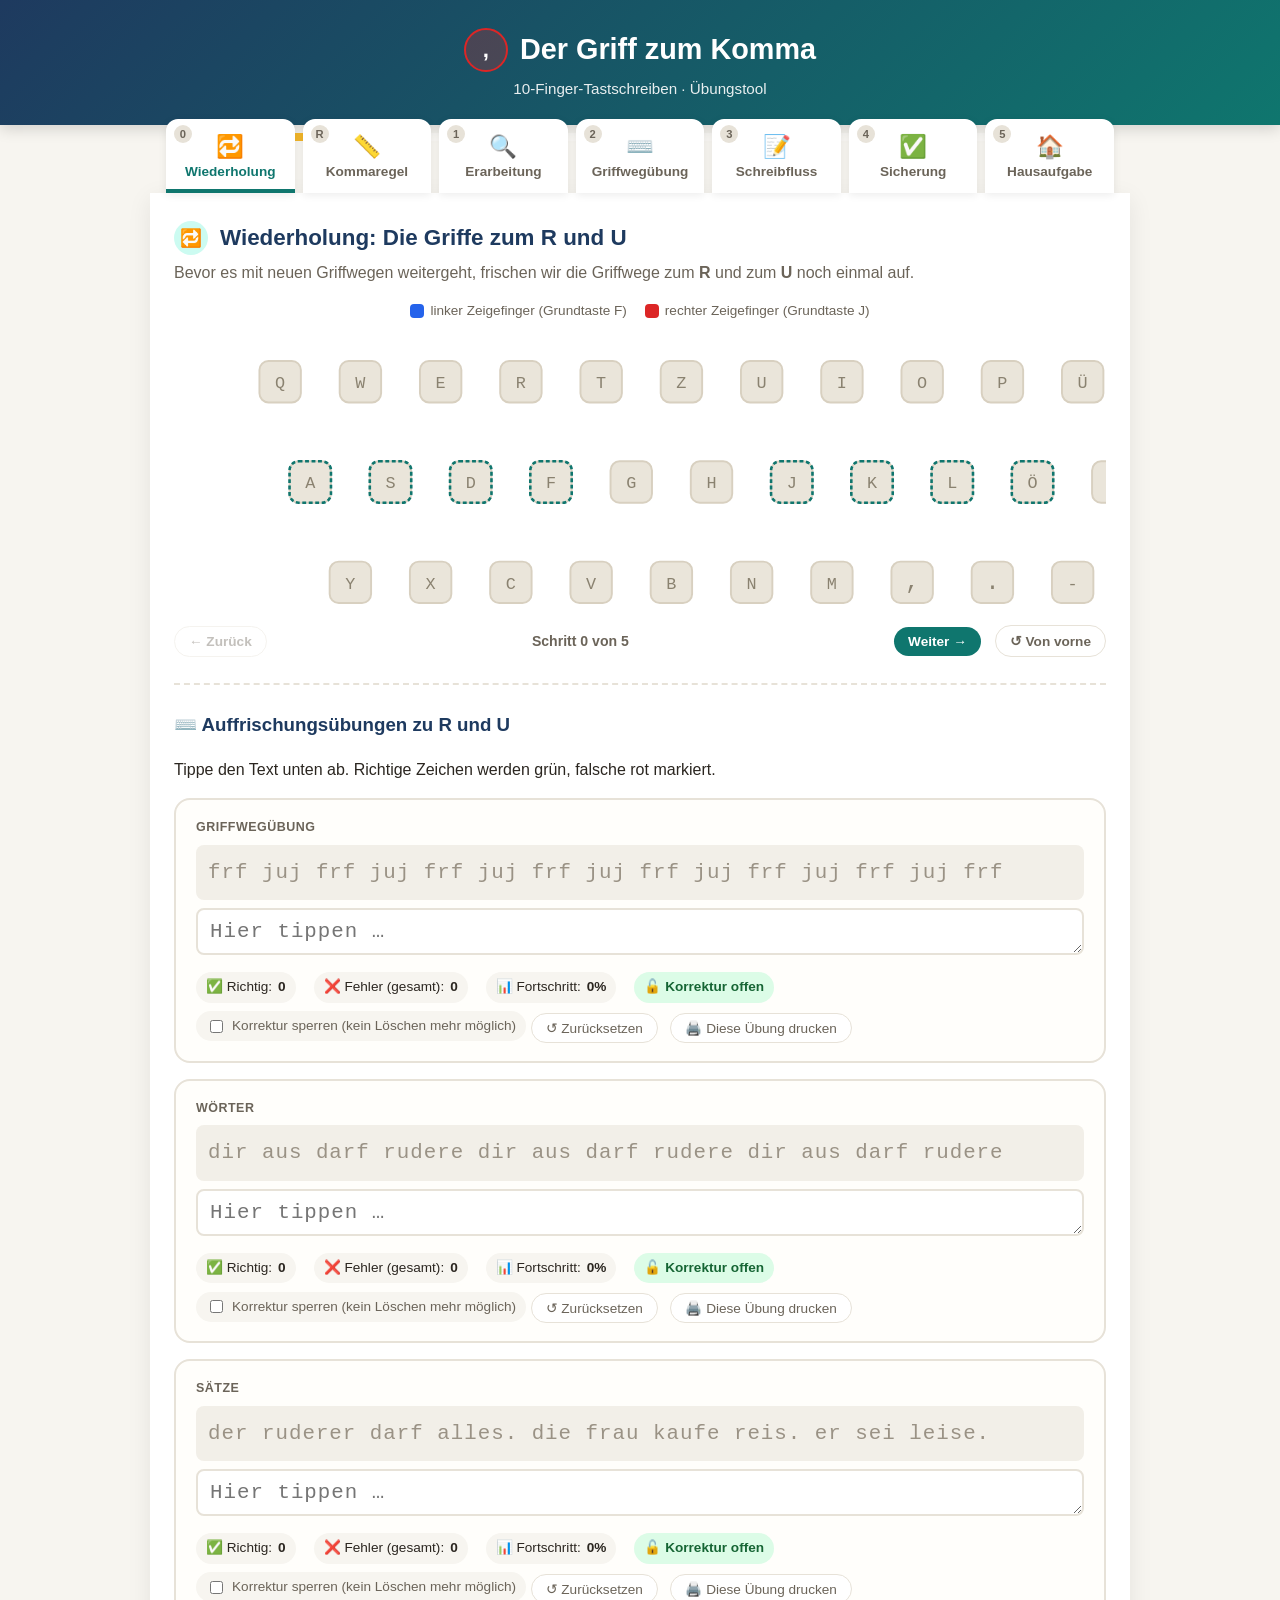
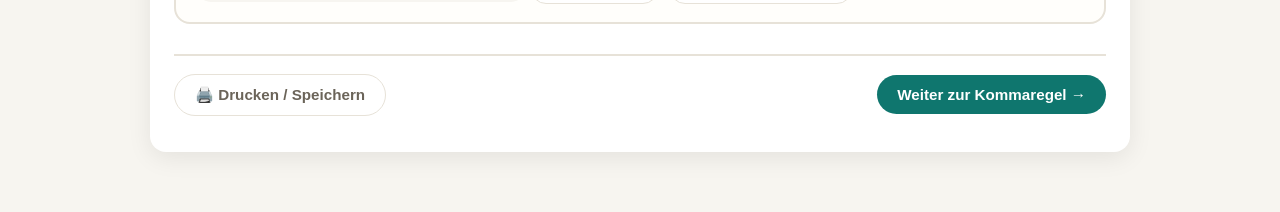
<file: tastscheiben/Tastwolf_komma.html>
<!DOCTYPE html>
<html lang="de">
<head>
<meta charset="UTF-8">
<meta name="viewport" content="width=device-width, initial-scale=1.0">
<title>Tastschreiben – Der Griff zum Komma</title>
<style>
/* ============================================================
   TASTSCHREIBEN-TRAINER — Vorlage
   Diese Datei ist so aufgebaut, dass sie für andere Griffwege
   wiederverwendet werden kann. Alle buchstaben-spezifischen
   Inhalte (Übungstexte, Griffweg-Konfiguration) liegen gebündelt
   im <script>-Bereich unten im Objekt "LEKTION".
   Layout/Logik darunter muss für neue Buchstaben i. d. R. NICHT
   angefasst werden.
   ============================================================ */

:root{
  --farbe-d:#2563eb;      /* linker Zeigefinger - R (Wiederholung) */
  --farbe-k:#dc2626;      /* rechter Zeigefinger - U (Wiederholung) / rechter Mittelfinger - Komma */
  --bg:#f7f5f0;
  --card:#ffffff;
  --text:#2b2620;
  --text-soft:#6b6459;
  --accent:#0f766e;
  --accent-soft:#ccfbf1;
  --warn:#dc2626;
  --warn-soft:#fee2e2;
  --ok:#16a34a;
  --ok-soft:#dcfce7;
  --border:#e7e2d8;
  --radius:16px;
  --font-hand: 'Comic Sans MS', 'Segoe Print', cursive;
}

*{box-sizing:border-box;}
html,body{margin:0;padding:0;}
body{
  font-family: -apple-system, "Segoe UI", Roboto, Helvetica, Arial, sans-serif;
  background: var(--bg);
  color: var(--text);
  line-height:1.5;
  padding-bottom:60px;
}

/* ---------- Kopfbereich ---------- */
header.top{
  background: linear-gradient(135deg,#1e3a5f 0%,#0f766e 100%);
  color:white;
  padding:28px 20px 24px;
  text-align:center;
  box-shadow:0 4px 14px rgba(0,0,0,.15);
}
header.top h1{
  margin:0 0 6px;
  font-size:1.8rem;
  display:flex;
  align-items:center;
  justify-content:center;
  gap:12px;
  flex-wrap:wrap;
}
header.top .buchstaben{
  display:inline-flex;
  gap:8px;
}
header.top .buchstaben span{
  display:inline-flex;
  align-items:center;
  justify-content:center;
  width:44px;height:44px;
  border-radius:50%;
  background:rgba(255,255,255,.15);
  border:2px solid rgba(255,255,255,.6);
  font-weight:800;
  font-size:1.4rem;
}
header.top p.sub{
  margin:4px 0 0;
  opacity:.9;
  font-size:.95rem;
}

/* ---------- Stufennavigation ---------- */
nav.stufen{
  max-width:980px;
  margin:-22px auto 0;
  padding:0 16px;
  display:flex;
  gap:8px;
  flex-wrap:wrap;
  justify-content:center;
  position:relative;
  z-index:5;
}
nav.stufen button{
  position:relative;
  flex:1 1 110px;
  border:none;
  background:var(--card);
  color:var(--text-soft);
  padding:14px 10px 10px;
  border-radius:12px 12px 0 0;
  cursor:pointer;
  font-size:.85rem;
  font-weight:600;
  box-shadow:0 2px 8px rgba(0,0,0,.08);
  border-bottom:4px solid transparent;
  display:flex;
  flex-direction:column;
  align-items:center;
  gap:4px;
  transition:.15s;
}
nav.stufen button .icon{font-size:1.4rem;}
nav.stufen button .zahl{
  position:absolute;
  top:6px; left:8px;
  font-size:.7rem;
  background:var(--border);
  color:var(--text-soft);
  width:18px;height:18px;
  border-radius:50%;
  display:flex;align-items:center;justify-content:center;
}
nav.stufen button.active{
  color:var(--accent);
  border-bottom-color:var(--accent);
  background:var(--card);
}
nav.stufen button.done .zahl{
  background:var(--ok);
  color:white;
}
nav.stufen button:hover{color:var(--accent);}

/* ---------- Hauptbereich ---------- */
main{
  max-width:980px;
  margin:0 auto;
  background:var(--card);
  border-radius:0 0 var(--radius) var(--radius);
  box-shadow:0 6px 24px rgba(0,0,0,.08);
  padding:28px 24px 36px;
}
section.stufe{display:none;}
section.stufe.active{display:block; animation:fadeIn .35s ease;}
@keyframes fadeIn{from{opacity:0; transform:translateY(6px);} to{opacity:1; transform:none;}}

h2.stufe-titel{
  display:flex;
  align-items:center;
  gap:12px;
  font-size:1.4rem;
  margin:0 0 6px;
  color:#1e3a5f;
}
h2.stufe-titel .badge{
  background:var(--accent-soft);
  color:var(--accent);
  border-radius:50%;
  width:34px;height:34px;
  display:flex;align-items:center;justify-content:center;
  font-size:1.1rem;
  flex-shrink:0;
}
p.stufe-intro{color:var(--text-soft); margin-top:0;}

hr.trenner{
  border:none;
  border-top:2px dashed var(--border);
  margin:26px 0;
}

/* ---------- Tastatur / Griffweg-Visualisierung ---------- */
.tastatur-wrap{
  display:flex;
  justify-content:center;
  margin:18px 0 8px;
}
.tastatur-wrap svg{width:100%; max-width:100%; height:auto; display:block;}

.tastatur-steuerung{
  display:flex;
  align-items:center;
  justify-content:center;
  gap:14px;
  flex-wrap:wrap;
  margin:6px 0 18px;
}
.tastatur-schritt-text{
  margin:0;
  font-size:.88rem;
  font-weight:600;
  color:var(--text-soft);
  text-align:center;
  min-width:220px;
  flex:1 1 260px;
}
.btn.klein{
  padding:7px 14px;
  font-size:.85rem;
}
.btn:disabled{
  opacity:.4;
  cursor:not-allowed;
}

.legende{
  display:flex;
  gap:18px;
  flex-wrap:wrap;
  justify-content:center;
  font-size:.85rem;
  color:var(--text-soft);
  margin-bottom:6px;
}
.legende span{display:inline-flex; align-items:center; gap:6px;}
.legende i{width:14px;height:14px;border-radius:4px;display:inline-block;}

/* ---------- Griffweg-Karten (schriftliche Fixierung) ---------- */
.griffweg-karten{
  display:grid;
  grid-template-columns:repeat(auto-fit,minmax(220px,1fr));
  gap:16px;
  margin:20px 0;
}
.griffweg-karte{
  border:2px solid var(--border);
  border-radius:var(--radius);
  padding:16px 18px;
  background:#fffdf9;
}
.griffweg-karte h3{
  margin:0 0 8px;
  display:flex;
  align-items:center;
  gap:10px;
  font-size:1.15rem;
}
.griffweg-karte h3 .buchstabe-kreis{
  width:36px;height:36px;
  border-radius:50%;
  color:white;
  display:flex;align-items:center;justify-content:center;
  font-weight:800;
}
.griffweg-karte .finger-info{
  font-size:.9rem;
  color:var(--text-soft);
  margin-bottom:10px;
}
.griffweg-karte .merksatz{
  font-family:var(--font-hand);
  font-size:1.05rem;
  background:#fff9e6;
  border-left:4px solid #f0b429;
  padding:8px 12px;
  border-radius:0 8px 8px 0;
}

/* Ausfüllfeld zur schriftlichen Fixierung */
.fixierung-feld{
  margin-top:10px;
}
.fixierung-feld label{
  display:block;
  font-size:.85rem;
  color:var(--text-soft);
  margin-bottom:4px;
}
.fixierung-feld input[type=text]{
  width:100%;
  padding:8px 10px;
  border:1.5px solid var(--border);
  border-radius:8px;
  font-size:1rem;
  font-family:inherit;
}
.fixierung-feld input[type=text]:focus{
  outline:none;
  border-color:var(--accent);
  box-shadow:0 0 0 3px var(--accent-soft);
}
.fixierung-feld select{
  width:100%;
  padding:8px 10px;
  border:1.5px solid var(--border);
  border-radius:8px;
  font-size:1rem;
  font-family:inherit;
  background:white;
  cursor:pointer;
}
.fixierung-feld select:focus{
  outline:none;
  border-color:var(--accent);
  box-shadow:0 0 0 3px var(--accent-soft);
}
.fixierung-feld select.richtig{border-color:var(--ok); background:var(--ok-soft);}
.fixierung-feld select.falsch{border-color:var(--warn); background:var(--warn-soft);}

.karten-aktionen{
  display:flex;
  gap:8px;
  flex-wrap:wrap;
  margin-top:12px;
}
.btn-pruefen{
  border:none;
  background:var(--accent);
  color:white;
  padding:7px 16px;
  border-radius:20px;
  cursor:pointer;
  font-size:.85rem;
  font-weight:700;
}
.btn-pruefen:hover{background:#0c5d55;}
.karten-ergebnis{
  margin-top:10px;
  font-size:.88rem;
  font-weight:700;
  display:none;
}
.karten-ergebnis.zeigen{display:block;}
.karten-ergebnis.gut{color:#166534;}
.karten-ergebnis.schlecht{color:#991b1b;}

/* ---------- Fehler-Auswertung (Mini pro Übung + Gesamt in Stufe 4) ---------- */
.mini-auswertung{
  display:none;
  margin-top:8px;
  font-size:.85rem;
  color:#92400e;
  background:#fff9e6;
  border-left:4px solid #f0b429;
  padding:6px 10px;
  border-radius:0 6px 6px 0;
}
.mini-auswertung.zeigen{display:block;}

.gesamtauswertung{
  margin:16px 0;
  display:flex;
  flex-direction:column;
  gap:10px;
}
.fehlerbalken-zeile{
  display:grid;
  grid-template-columns:44px 1fr 44px;
  align-items:center;
  gap:10px;
}
.fehlerbalken-label{
  font-family:"Courier New", monospace;
  font-size:1.1rem;
  font-weight:800;
  color:var(--text);
  text-align:center;
  background:var(--bg);
  border-radius:8px;
  padding:4px 0;
}
.fehlerbalken-spur{
  height:18px;
  background:var(--bg);
  border-radius:10px;
  overflow:hidden;
}
.fehlerbalken-fuellung{
  height:100%;
  background:linear-gradient(90deg, #f0b429, var(--warn));
  border-radius:10px;
  transition:width .4s;
  print-color-adjust:exact;
  -webkit-print-color-adjust:exact;
}
.fehlerbalken-wert{
  font-size:.85rem;
  font-weight:700;
  color:var(--text-soft);
  text-align:right;
}

/* ---------- Live-Vergleich-Tippkomponente ---------- */
.tipp-block{
  border:2px solid var(--border);
  border-radius:var(--radius);
  padding:18px 20px;
  margin:16px 0;
  background:#fffefb;
}
.tipp-block .zeile-label{
  font-size:.78rem;
  text-transform:uppercase;
  letter-spacing:.04em;
  color:var(--text-soft);
  margin-bottom:8px;
  font-weight:700;
}
.zieltext{
  font-family: "Courier New", monospace;
  font-size:1.3rem;
  letter-spacing:1px;
  padding:10px 12px;
  background:#f2efe8;
  border-radius:8px;
  margin-bottom:8px;
  overflow-wrap:break-word;
  line-height:1.7;
}
.zieltext span.char-ok{color:var(--ok); background:var(--ok-soft); border-radius:3px;}
.zieltext span.char-fehler{color:var(--warn); background:var(--warn-soft); border-radius:3px; text-decoration:underline wavy var(--warn);}
.zieltext span.char-offen{color:#9a9285;}
.zieltext span.char-aktiv{background:#fde68a; border-radius:3px; outline:2px solid #f0b429;}

.tipp-eingabe{
  width:100%;
  font-family:"Courier New", monospace;
  font-size:1.3rem;
  letter-spacing:1px;
  padding:10px 12px;
  border:2px solid var(--border);
  border-radius:8px;
  resize:vertical;
  min-height:46px;
}
.tipp-eingabe:focus{outline:none; border-color:var(--accent);}

.tipp-stats{
  display:flex;
  gap:18px;
  flex-wrap:wrap;
  margin-top:10px;
  font-size:.85rem;
}
.tipp-stats .stat{
  display:flex;
  align-items:center;
  gap:6px;
  background:var(--bg);
  padding:5px 10px;
  border-radius:20px;
}
.tipp-stats .stat b{color:var(--text);}
.btn-reset{
  margin-top:10px;
  border:1.5px solid var(--border);
  background:white;
  padding:6px 14px;
  border-radius:20px;
  cursor:pointer;
  font-size:.85rem;
  color:var(--text-soft);
}
.btn-reset:hover{border-color:var(--accent); color:var(--accent);}

.btn-druck-klein{
  margin-top:10px;
  margin-left:8px;
  border:1.5px solid var(--border);
  background:white;
  padding:6px 14px;
  border-radius:20px;
  cursor:pointer;
  font-size:.85rem;
  color:var(--text-soft);
}
.btn-druck-klein:hover{border-color:var(--accent); color:var(--accent);}

/* ---------- Korrektur-Sperre ---------- */
.sperr-schalter{
  display:inline-flex;
  align-items:center;
  gap:6px;
  font-size:.85rem;
  color:var(--text-soft);
  background:var(--bg);
  padding:5px 10px;
  border-radius:20px;
  cursor:pointer;
  user-select:none;
}
.sperr-schalter input{accent-color:var(--accent); cursor:pointer;}
.sperr-schalter.fixiert{
  opacity:.6;
  cursor:not-allowed;
}
.sperr-schalter.fixiert input{cursor:not-allowed;}
.sperr-schalter.fixiert::after{
  content:"🔒 festgelegt";
  font-size:.78rem;
  font-style:italic;
  margin-left:2px;
}

.status-badge{
  display:inline-flex;
  align-items:center;
  gap:5px;
  font-size:.85rem;
  font-weight:700;
  padding:5px 10px;
  border-radius:20px;
}
.status-badge.offen{background:var(--ok-soft); color:#166534;}
.status-badge.gesperrt{background:var(--warn-soft); color:#991b1b;}

.frei-textarea.gesperrt, .tipp-eingabe.gesperrt{
  background:#faf7f0;
  border-color:#e0b400;
}

/* ---------- Freie Textfelder (Stufe 2/3) ---------- */
.uebung-gruppe{
  margin-bottom:26px;
}
.uebung-gruppe h3{
  font-size:1.05rem;
  color:#1e3a5f;
  display:flex;
  align-items:center;
  gap:8px;
  margin-bottom:4px;
}
.uebung-gruppe .hinweis{
  font-size:.85rem;
  color:var(--text-soft);
  margin:0 0 10px;
}
.vorlage-text{
  font-family:"Courier New", monospace;
  font-size:1.05rem;
  background:#f2efe8;
  padding:10px 12px;
  border-radius:8px;
  white-space:pre-wrap;
  margin-bottom:8px;
  line-height:1.8;
}
.frei-textarea{
  width:100%;
  min-height:90px;
  font-family:"Courier New", monospace;
  font-size:1.05rem;
  padding:10px 12px;
  border:2px solid var(--border);
  border-radius:8px;
  resize:vertical;
}
.frei-textarea:focus{outline:none; border-color:var(--accent);}

/* ---------- Kommaregel ---------- */
.regel-karte{
  border:3px solid var(--farbe-k);
  border-radius:var(--radius);
  background:#fff7f7;
  padding:22px 24px;
  margin:10px 0 22px;
}
.regel-karte h3{margin:0 0 14px; font-size:1.35rem; color:#991b1b; display:flex; align-items:center; gap:10px;}
.regel-schritte{display:grid; grid-template-columns:repeat(auto-fit,minmax(240px,1fr)); gap:14px;}
.regel-schritt{background:white; border-radius:12px; padding:14px 16px; border:2px solid var(--border);}
.regel-schritt .nr{display:inline-flex; width:30px; height:30px; border-radius:50%; background:var(--farbe-k); color:white; font-weight:800; align-items:center; justify-content:center; margin-right:8px;}
.regel-schritt p{margin:8px 0 0; font-size:1.15rem; font-weight:700;}
.regel-merksatz{
  margin-top:16px;
  font-family:var(--font-hand);
  font-size:1.5rem;
  text-align:center;
  background:#fff9e6;
  border:2px dashed #f0b429;
  border-radius:12px;
  padding:12px;
}
.kommabild{
  display:flex; flex-wrap:wrap; align-items:flex-end; justify-content:center;
  gap:0; margin:20px 0 6px;
  font-family:"Courier New", monospace; font-size:2.4rem; font-weight:700;
}
.kommabild .wort{background:#e0ecff; border:2px solid var(--farbe-d); border-radius:10px; padding:4px 12px;}
.kommabild .wort.mit-komma{border-right:none; border-radius:10px 0 0 10px;}
.kommabild .komma{background:var(--warn-soft); border:2px solid var(--farbe-k); border-left:2px dashed var(--farbe-k); border-radius:0 10px 10px 0; padding:4px 8px; color:var(--farbe-k);}
.kommabild .platz{
  display:inline-flex; align-items:center; justify-content:center;
  width:56px; align-self:stretch; margin:0 4px;
  background:var(--ok-soft); border:2px dashed var(--ok); border-radius:10px;
  font-size:1.6rem; color:var(--ok);
}
.kommabild-legende{display:flex; gap:18px; flex-wrap:wrap; justify-content:center; font-size:.95rem; color:var(--text-soft); margin-bottom:10px;}
.beispiel-liste{display:flex; flex-direction:column; gap:10px; margin:16px 0;}
.beispiel{
  display:flex; align-items:center; gap:14px; flex-wrap:wrap;
  border:2px solid var(--border); border-radius:12px; padding:10px 14px; background:white;
}
.beispiel.gut{border-color:var(--ok); background:var(--ok-soft);}
.beispiel.schlecht{border-color:var(--warn); background:var(--warn-soft);}
.beispiel .symbol{font-size:1.6rem; width:34px; text-align:center;}
.beispiel .erklaerung{font-size:.95rem; color:var(--text-soft); flex:1 1 220px;}
.satzanzeige{font-family:"Courier New", monospace; font-size:1.45rem; white-space:pre; letter-spacing:1px;}
.satzanzeige .lz{display:inline-block; min-width:.9em; text-align:center; color:#9a9285; background:rgba(0,0,0,.06); border-radius:4px; font-size:.9em;}
.satzanzeige .km{color:var(--farbe-k); font-weight:900;}
.regel-abfrage{display:flex; flex-direction:column; gap:12px; margin:14px 0;}
.regel-frage{border:2px solid var(--border); border-radius:12px; padding:12px 16px; background:#fffefb;}
.regel-frage .satzanzeige{display:block; margin-bottom:8px; overflow-x:auto;}
.regel-frage select{max-width:460px;}
@media (max-width:640px){
  .kommabild{font-size:1.5rem;}
  .kommabild .platz{width:36px;}
  .satzanzeige{font-size:1.05rem;}
}

/* ---------- Sicherung: Multiple Choice & Zuordnung ---------- */
.quiz-frage{
  border:2px solid var(--border);
  border-radius:var(--radius);
  padding:16px 18px;
  margin-bottom:16px;
  background:#fffefb;
}
.quiz-frage p.frage-text{
  font-weight:700;
  margin:0 0 12px;
  font-size:1.02rem;
}
.quiz-optionen{
  display:grid;
  grid-template-columns:repeat(auto-fit,minmax(140px,1fr));
  gap:10px;
}
.quiz-option{
  border:2px solid var(--border);
  background:white;
  border-radius:10px;
  padding:10px 12px;
  cursor:pointer;
  font-size:.95rem;
  text-align:left;
  transition:.15s;
}
.quiz-option:hover{border-color:var(--accent);}
.quiz-option.gewaehlt{border-color:var(--accent); background:var(--accent-soft);}
.quiz-option.richtig{border-color:var(--ok); background:var(--ok-soft); font-weight:700;}
.quiz-option.falsch{border-color:var(--warn); background:var(--warn-soft);}
.quiz-option:disabled{cursor:default;}

.zuordnung-wrap{
  display:flex;
  gap:24px;
  flex-wrap:wrap;
  justify-content:center;
  margin-top:8px;
}
.zuordnung-spalte{
  display:flex;
  flex-direction:column;
  gap:10px;
  min-width:140px;
}
.zuordnung-item{
  border:2px solid var(--border);
  border-radius:10px;
  padding:10px 14px;
  background:white;
  text-align:center;
  font-weight:700;
  cursor:grab;
  user-select:none;
}
.zuordnung-item.taste{
  font-family:"Courier New", monospace;
  font-size:1.2rem;
  color:var(--accent);
}
.zuordnung-item.finger{
  font-size:.85rem;
  font-weight:500;
  cursor:default;
  min-height:44px;
  display:flex;align-items:center;justify-content:center;
  border-style:dashed;
}
.zuordnung-item.finger.belegt{
  border-style:solid;
  background:var(--accent-soft);
}
.zuordnung-item.finger.richtig{border-color:var(--ok); background:var(--ok-soft);}
.zuordnung-item.finger.falsch{border-color:var(--warn); background:var(--warn-soft);}
.zuordnung-item.taste.verwendet{opacity:.35; cursor:default;}

.auswertung-box{
  margin-top:14px;
  padding:12px 16px;
  border-radius:10px;
  font-weight:700;
  display:none;
}
.auswertung-box.zeigen{display:block;}
.auswertung-box.gut{background:var(--ok-soft); color:#166534;}
.auswertung-box.mittel{background:#fef3c7; color:#92400e;}
.auswertung-box.schlecht{background:var(--warn-soft); color:#991b1b;}

/* ---------- Hausaufgabe ---------- */
.ha-liste{
  display:flex;
  flex-direction:column;
  gap:10px;
  margin:16px 0 24px;
}
.ha-eintrag{
  display:flex;
  align-items:flex-start;
  gap:12px;
  border:2px solid var(--border);
  border-radius:12px;
  padding:12px 16px;
  background:#fffefb;
}
.ha-eintrag input[type=checkbox]{
  width:20px;height:20px;
  margin-top:2px;
  flex-shrink:0;
  accent-color: var(--accent);
}
.ha-eintrag .ha-text{flex:1;}
.ha-eintrag .ha-text b{display:block; margin-bottom:2px;}
.ha-eintrag .ha-vorlage{
  font-family:"Courier New", monospace;
  font-size:.95rem;
  color:var(--text-soft);
  background:var(--bg);
  padding:6px 8px;
  border-radius:6px;
  margin-top:6px;
  white-space:pre-wrap;
}

/* ---------- Buttons / Aktionsleiste ---------- */
.aktionsleiste{
  display:flex;
  gap:10px;
  flex-wrap:wrap;
  justify-content:space-between;
  align-items:center;
  margin-top:30px;
  padding-top:18px;
  border-top:2px solid var(--border);
}
.aktionsleiste .rechts{display:flex; gap:10px; flex-wrap:wrap;}
button.btn{
  border:none;
  padding:11px 20px;
  border-radius:24px;
  font-weight:700;
  font-size:.95rem;
  cursor:pointer;
  display:inline-flex;
  align-items:center;
  gap:8px;
  transition:.15s;
}
button.btn.primary{background:var(--accent); color:white;}
button.btn.primary:hover{background:#0c5d55;}
button.btn.secondary{background:var(--bg); color:var(--text); border:1.5px solid var(--border);}
button.btn.secondary:hover{border-color:var(--accent); color:var(--accent);}
button.btn.ghost{background:transparent; color:var(--text-soft); border:1.5px solid var(--border);}
button.btn:disabled{opacity:.4; cursor:not-allowed;}

/* ---------- Fortschrittsleiste oben ---------- */
.fortschritt-gesamt{
  max-width:980px;
  margin:0 auto;
  padding:8px 20px 0;
}
.fortschritt-gesamt .leiste{
  height:8px;
  background:rgba(255,255,255,.25);
  border-radius:4px;
  overflow:hidden;
}
.fortschritt-gesamt .fuellung{
  height:100%;
  background:#f0b429;
  border-radius:4px;
  transition:width .4s;
  width:20%;
}

/* ============================================================
   BUCHSTABENREGEN — Tipp-Spiel (Mini-Modul in Stufe 2)
   Alle Klassen sind mit "br-" präfixiert und unter #br-modul
   gekapselt, damit nichts mit dem restlichen Design kollidiert.
   ============================================================ */
#br-modul{
  --br-bg:#090622;
  --br-bg2:#150b3d;
  --br-card:rgba(24,20,64,.92);
  --br-border:rgba(255,255,255,.16);
  --br-text:#fffaff;
  --br-text-soft:#c7c1e8;
  --br-cyan:#28e7ff;
  --br-pink:#ff3cac;
  --br-purple:#8b5cf6;
  --br-lime:#b7ff3c;
  --br-yellow:#ffd43b;
  --br-orange:#ff8a1f;
  --br-danger:#ff477e;
  --br-radius:20px;
  margin:18px 0;
  border-radius:var(--br-radius);
  padding:20px;
  background:
    radial-gradient(circle at 15% 8%, rgba(255,60,172,.28), transparent 32%),
    radial-gradient(circle at 86% 4%, rgba(40,231,255,.22), transparent 30%),
    linear-gradient(160deg,var(--br-bg2),var(--br-bg) 68%);
  color:var(--br-text);
  position:relative;
  overflow:hidden;
}
#br-modul *{box-sizing:border-box;}

#br-modul .br-panel{
  background:linear-gradient(155deg,rgba(36,26,88,.92),rgba(18,16,55,.94));
  border:1px solid var(--br-border);
  border-radius:var(--br-radius);
  padding:20px;
}
#br-modul .br-panel.br-versteckt{display:none;}
#br-modul .br-einstellung-gruppe{margin-bottom:16px;}
#br-modul .br-einstellung-gruppe:last-child{margin-bottom:0;}
#br-modul .br-wahl-reihe{display:flex;gap:10px;flex-wrap:wrap;}
#br-modul .br-wahl-btn{
  flex:1 1 165px;
  padding:13px 12px;
  min-height:62px;
  border-radius:14px;
  border:1px solid rgba(255,255,255,.14);
  background:linear-gradient(145deg,rgba(255,255,255,.075),rgba(255,255,255,.025));
  color:var(--br-text);
  cursor:pointer;
  font-size:.88rem;
  font-weight:750;
  text-align:center;
  transition:transform .18s ease,border-color .18s,box-shadow .18s,background .18s;
}
#br-modul .br-wahl-btn:hover{
  transform:translateY(-2px);
  border-color:rgba(40,231,255,.75);
}
#br-modul .br-wahl-btn.br-aktiv{
  background:linear-gradient(135deg,var(--br-purple),var(--br-pink));
  border-color:#ff8bd2;
  color:white;
  font-weight:900;
  box-shadow:0 9px 22px rgba(255,60,172,.3);
  transform:translateY(-2px);
}
#br-modul .br-wahl-btn small{
  display:block;
  font-weight:550;
  opacity:.85;
  margin-top:5px;
  font-size:.72rem;
  line-height:1.25;
}

#br-modul .br-start-btn{
  display:block;
  width:100%;
  margin-top:18px;
  padding:15px 18px;
  border:0;
  border-radius:15px;
  background:linear-gradient(100deg,var(--br-lime),var(--br-yellow) 45%,var(--br-orange));
  color:#25132f;
  font-size:1.1rem;
  font-weight:950;
  cursor:pointer;
  transition:transform .15s ease,filter .15s;
}
#br-modul .br-start-btn:hover{transform:translateY(-2px) scale(1.01);filter:saturate(1.12);}
#br-modul .br-start-btn:active{transform:translateY(0) scale(.995);}

#br-modul .br-spiel-wrap{display:none;flex-direction:column;gap:12px;}
#br-modul .br-spiel-wrap.br-aktiv{display:flex;}

#br-modul .br-hud{
  display:grid;
  grid-template-columns:repeat(4,1fr);
  gap:8px;
  background:rgba(20,15,58,.84);
  border:1px solid var(--br-border);
  border-radius:16px;
  padding:9px;
}
#br-modul .br-stat{
  display:flex;
  flex-direction:column;
  align-items:center;
  justify-content:center;
  padding:9px 5px;
  border-radius:12px;
  background:rgba(255,255,255,.055);
}
#br-modul .br-stat:nth-child(1){box-shadow:inset 0 -2px 0 rgba(255,212,59,.65);}
#br-modul .br-stat:nth-child(2){box-shadow:inset 0 -2px 0 rgba(255,71,126,.55);}
#br-modul .br-stat:nth-child(3){box-shadow:inset 0 -2px 0 rgba(40,231,255,.55);}
#br-modul .br-stat:nth-child(4){box-shadow:inset 0 -2px 0 rgba(183,255,60,.55);}
#br-modul .br-stat .br-wert{font-size:1.35rem;font-weight:950;line-height:1.05;}
#br-modul .br-stat .br-label{font-size:.64rem;color:var(--br-text-soft);text-transform:uppercase;letter-spacing:.08em;margin-top:4px;font-weight:800;}
#br-modul .br-herzen{font-size:1.1rem;letter-spacing:1px;white-space:nowrap;}

#br-modul #brSpielfeld{
  position:relative;
  width:100%;
  height:56vh;
  min-height:360px;
  max-height:520px;
  background:
    linear-gradient(rgba(40,231,255,.045) 1px, transparent 1px),
    linear-gradient(90deg,rgba(40,231,255,.045) 1px, transparent 1px),
    radial-gradient(circle at 50% 0%,rgba(139,92,246,.25),transparent 43%),
    linear-gradient(180deg,#0d1235,#08071f 68%,#14071c);
  background-size:34px 34px,34px 34px,auto,auto;
  border:1px solid rgba(40,231,255,.24);
  border-radius:18px;
  overflow:hidden;
}
#br-modul #brSpielfeld::after{
  content:"";
  position:absolute;
  left:0;right:0;bottom:0;
  height:6px;
  background:linear-gradient(90deg,var(--br-pink),var(--br-orange),var(--br-yellow),var(--br-lime),var(--br-cyan),var(--br-purple),var(--br-pink));
  background-size:300% auto;
  animation:brFloorGlow 2.5s linear infinite;
  box-shadow:0 -2px 16px rgba(255,60,172,.5);
}
@keyframes brFloorGlow{to{background-position:300% center;}}

#br-modul .br-buchstabe{
  position:absolute;
  top:-48px;
  width:44px;
  height:44px;
  border-radius:12px;
  background:linear-gradient(145deg,#272f73,#141947);
  border:2.5px solid var(--br-farbe, var(--br-cyan));
  color:#fff;
  display:flex;
  align-items:center;
  justify-content:center;
  font-size:1.25rem;
  font-weight:950;
  font-family:ui-monospace, SFMono-Regular, Menlo, Consolas, monospace;
  box-shadow:0 0 16px var(--br-farbe, var(--br-cyan));
  text-shadow:0 2px 0 rgba(0,0,0,.25);
}
#br-modul .br-buchstabe.br-naechstes-ziel{
  border-color:var(--br-yellow)!important;
  animation:brZielPuls .6s ease-in-out infinite alternate;
}
@keyframes brZielPuls{
  from{box-shadow:0 0 14px var(--br-yellow);}
  to{box-shadow:0 0 30px 6px var(--br-yellow);}
}
#br-modul .br-buchstabe.br-treffer{
  background:linear-gradient(135deg,var(--br-lime),var(--br-cyan))!important;
  border-color:white!important;
  color:#0b1640;
  transform:scale(1.5) rotate(10deg)!important;
  opacity:0;
  transition:all .28s ease!important;
  box-shadow:0 0 35px rgba(183,255,60,.85)!important;
}
#br-modul .br-buchstabe.br-verfehlt{
  background:linear-gradient(135deg,var(--br-danger),#8b123f)!important;
  border-color:#ffb5cd!important;
  opacity:0;
  transition:all .25s ease;
  animation:brMissShake .14s linear 2;
}
@keyframes brMissShake{25%{margin-left:-5px}75%{margin-left:5px}}

#br-modul .br-punkte-popup{
  position:absolute;
  font-weight:950;
  color:var(--br-lime);
  text-shadow:0 0 12px rgba(183,255,60,.7);
  font-size:1.1rem;
  pointer-events:none;
  z-index:4;
  animation:brPopupFloat .6s ease forwards;
}
@keyframes brPopupFloat{from{opacity:1;transform:translateY(0) scale(.8);}to{opacity:0;transform:translateY(-36px) scale(1.2);}}

#br-modul .br-spiel-steuerung{display:flex;justify-content:center;gap:10px;flex-wrap:wrap;}
#br-modul .br-btn{
  padding:10px 18px;
  border-radius:12px;
  border:1px solid rgba(255,255,255,.16);
  background:rgba(255,255,255,.075);
  color:var(--br-text);
  cursor:pointer;
  font-size:.88rem;
  font-weight:800;
}
#br-modul .br-btn.br-primary{background:linear-gradient(135deg,var(--br-purple),var(--br-cyan));border-color:rgba(255,255,255,.25);color:white;}
#br-modul .br-btn.br-danger{background:linear-gradient(135deg,var(--br-danger),#9b174c);border-color:#ff7da8;color:white;}
#br-modul .br-btn:hover{filter:brightness(1.13);transform:translateY(-1px);}

#br-modul .br-overlay{
  position:fixed;
  inset:0;
  background:rgba(5,3,22,.88);
  display:none;
  align-items:center;
  justify-content:center;
  z-index:200;
  padding:20px;
  backdrop-filter:blur(8px);
}
#br-modul .br-overlay.br-aktiv{display:flex;}
#br-modul .br-overlay-box{
  background:linear-gradient(155deg,#2d1f68,#151138);
  border:1px solid rgba(255,255,255,.19);
  border-radius:22px;
  padding:28px;
  max-width:420px;
  width:100%;
  text-align:center;
  box-shadow:0 30px 80px rgba(0,0,0,.55),0 0 50px rgba(139,92,246,.2);
}
#br-modul .br-overlay-box h2{
  margin:0 0 10px;
  font-size:1.6rem;
  font-weight:950;
  background:linear-gradient(90deg,var(--br-yellow),var(--br-pink),var(--br-cyan));
  -webkit-background-clip:text;background-clip:text;color:transparent;
}
#br-modul .br-ergebnis-zeile{display:flex;justify-content:space-between;padding:9px 0;border-bottom:1px solid rgba(255,255,255,.1);font-size:.92rem;}
#br-modul .br-ergebnis-zeile:last-of-type{border-bottom:none;}
#br-modul .br-ergebnis-zeile b{color:var(--br-lime);font-size:1.08rem;}
#br-modul .br-overlay-box .br-btn{margin-top:16px;width:100%;}

@media (max-width:640px){
  #br-modul{padding:14px;}
  #br-modul .br-wahl-btn{flex-basis:100%;min-height:54px;}
  #br-modul .br-hud{gap:5px;padding:6px;}
  #br-modul .br-stat .br-wert{font-size:1.1rem;}
  #br-modul #brSpielfeld{min-height:340px;height:52vh;}
  #br-modul .br-buchstabe{width:38px;height:38px;font-size:1.05rem;}
}

/* ---------- Druckansicht ---------- */
@media print{
  #br-modul{display:none !important;}
  header.top{background:none !important; color:#000 !important; box-shadow:none; padding:6px 0;}
  header.top .buchstaben span{border-color:#000; background:none; color:#000;}
  nav.stufen, .aktionsleiste, .btn-reset, .btn-druck-klein, .fortschritt-gesamt, .tipp-eingabe, .frei-textarea, .sperr-schalter, .tastatur-steuerung, .handuebung-weiter{display:none !important;}
  section.stufe{display:block !important; page-break-after:always;}
  main{box-shadow:none; padding:0 6mm; max-width:100%; width:100%; margin:0; box-sizing:border-box;}
  html, body{width:100%; max-width:100%;}
  body{padding-bottom:0; background:white;}
  .quiz-option{border-color:#000;}
  .griffweg-karte, .tipp-block, .quiz-frage, .ha-eintrag, .uebung-gruppe, .tastatur-wrap{break-inside:avoid; border-color:#999;}
  a[href]:after{content:"";}
  .status-badge{border:1.5px solid #000 !important; background:none !important; color:#000 !important;}
  .status-badge.gesperrt::after{content:" 🔒";}
  .status-badge.offen::after{content:" 🔓";}
}

/* Einzeldruck: eigenes Print-Overlay, das per JS mit einem Klon des
   gewünschten Abschnitts gefüllt wird. So bleiben Grid/Flex-Layouts
   des Originals exakt erhalten (kein fragiles "display:revert" auf
   verschachtelten Elementen nötig). */
#druckOverlay{display:none;}
@media print{
  body.druck-einzeln > *:not(#druckOverlay){display:none !important;}
  body.druck-einzeln #druckOverlay{
    display:block !important;
    padding:6mm;
    width:100%;
    max-width:100%;
    box-sizing:border-box;
  }
  body.druck-einzeln #druckOverlay .aktionsleiste,
  body.druck-einzeln #druckOverlay .btn-reset,
  body.druck-einzeln #druckOverlay .btn-druck-klein,
  body.druck-einzeln #druckOverlay .sperr-schalter,
  body.druck-einzeln #druckOverlay .tipp-eingabe{display:none !important;}
  body.druck-einzeln #druckOverlay input[type=checkbox]{
    -webkit-appearance:none; appearance:none;
    width:16px; height:16px;
    border:1.5px solid #000; border-radius:3px;
    display:inline-block !important;
    position:relative;
  }
  body.druck-einzeln #druckOverlay input[type=checkbox]:checked::after{
    content:"✓"; position:absolute; left:1px; top:-3px; font-size:13px;
  }
  body.druck-einzeln #druckOverlay .frei-textarea{
    display:block !important;
    border:1px solid #ccc !important;
    background:#fafafa !important;
    resize:none;
    color:#000;
    font-family:"Courier New", monospace;
    white-space:pre-wrap;
  }
  body.druck-einzeln #druckOverlay .status-badge{border:1.5px solid #000 !important; background:none !important; color:#000 !important;}
}
@media print and (max-width:0){} /* Platzhalter, falls spätere Seitenformate ergänzt werden */

/* ---------- Responsive ---------- */
@media (max-width:640px){
  header.top h1{font-size:1.4rem;}
  main{padding:20px 14px 28px;}
  .zieltext, .tipp-eingabe, .vorlage-text, .frei-textarea{font-size:1.05rem;}
}

/* ---------- Tastatur-Puzzle (Stufe 1): Tasten + Finger zuordnen ---------- */
.kp{--kp-u:44px; --kp-gap:4px; --kp-f5:#a78bfa; --kp-f4:#60a5fa; --kp-f3:#34d399; --kp-f2:#fb923c; margin:14px 0 6px; user-select:none; -webkit-user-select:none;}
.kp-ablage{display:flex; gap:10px; flex-wrap:wrap; justify-content:center; min-height:64px; padding:10px 14px; margin:0 auto 6px; max-width:620px;
  background:#fffdf9; border:2px dashed var(--border); border-radius:var(--radius);}
.kp-ablage.kp-hover{border-color:var(--accent); background:var(--accent-soft);}
.kp-ablage .kp-leer{align-self:center; color:var(--text-soft); font-size:.88rem; font-style:italic;}
.kp-stein{width:44px; height:44px; border-radius:9px; background:white; border:2px solid #d8d0c0; box-shadow:0 2px 0 #d8d0c0;
  display:flex; align-items:center; justify-content:center; font-family:monospace; font-size:1.45rem; font-weight:800; color:var(--text);
  cursor:grab; touch-action:none;}
.kp-stein.kp-griff{background:rgba(220,38,38,.12); border-color:var(--farbe-k); box-shadow:0 2px 0 var(--farbe-k); color:#991b1b; font-size:1.8rem;}
.kp .legende{margin:4px 0 10px;}
.kp-tastatur{background:#fffdf9; border:2px solid var(--border); border-radius:var(--radius); padding:10px; margin:0 auto; width:max-content; max-width:100%;}
.kp-reihe{display:flex; gap:var(--kp-gap); margin-bottom:var(--kp-gap);}
.kp-reihe:last-child{margin-bottom:0;}
.kp-taste{position:relative; height:var(--kp-u); background:#eae5da; border:1.5px solid #d8d0c0; border-radius:7px;
  display:flex; align-items:center; justify-content:center; color:#8a8270; font-family:monospace; font-size:calc(var(--kp-u)*.3);
  outline:2.5px solid transparent; outline-offset:-2px; transition:background .15s, outline-color .15s;}
.kp-taste.kp-mod{background:#e0d9cb;}
.kp-taste.kp-griffkey{background:rgba(220,38,38,.12);}
.kp-taste.kp-hover{outline-color:var(--accent); background:var(--accent-soft);}
.kp-taste.kp-hoverbad{outline-color:#f0b429;}
.kp-taste .kp-zeichen{font-size:calc(var(--kp-u)*.5); font-weight:800; color:var(--text); cursor:grab; touch-action:none; padding:0 6px; line-height:1; margin-top:-12%;}
.kp-taste.kp-griffkey .kp-zeichen{margin-top:-38%; font-size:calc(var(--kp-u)*.62);}
.kp-taste .kp-marke{position:absolute; bottom:24%; left:50%; width:30%; height:3px; transform:translateX(-50%); background:#8a8270; border-radius:2px; opacity:.5;}
.kp-taste .kp-fb{position:absolute; left:2px; right:2px; bottom:2px; height:calc(var(--kp-u)*.27); border-radius:4px; font-family:-apple-system,"Segoe UI",sans-serif;
  font-size:calc(var(--kp-u)*.18); font-weight:700; color:var(--text); display:flex; align-items:center; justify-content:center; white-space:nowrap; overflow:hidden; cursor:grab; touch-action:none;}
.kp-taste .kp-fb.kp-fbad{outline:2px solid var(--warn); outline-offset:1px;}
.kp-taste .kp-hak{position:absolute; top:-8px; right:-7px; width:20px; height:20px; border-radius:50%; color:white; font-size:12px; font-weight:900;
  display:none; align-items:center; justify-content:center; z-index:2; font-family:-apple-system,"Segoe UI",sans-serif;}
.kp-taste.kp-ok{outline-color:var(--ok);} .kp-taste.kp-ok .kp-hak{display:flex; background:var(--ok);}
.kp-taste.kp-bad{outline-color:var(--warn);} .kp-taste.kp-bad .kp-hak{display:flex; background:var(--warn);}
.kp-wackeln{animation:kpWackeln .35s;}
@keyframes kpWackeln{0%,100%{transform:translateX(0)}25%{transform:translateX(-4px)}75%{transform:translateX(4px)}}
.kp-haende{display:flex; gap:clamp(24px,7vw,90px); justify-content:center; align-items:flex-end; flex-wrap:wrap; margin-top:16px;}
.kp-hand{display:flex; flex-direction:column; align-items:center;}
.kp-hand svg{height:auto; overflow:visible;}
.kp-hand .kp-handname{font-weight:700; font-size:.9rem; color:#1e3a5f; margin-top:4px;}
.kp-flabel{font-size:11px; font-weight:700; fill:var(--text-soft);}
.kp-fing{cursor:grab; touch-action:none; fill:#fff; fill-opacity:0;}
.kp-fing:hover{fill-opacity:.3; stroke:var(--accent); stroke-width:2;}
.kp-optionen{display:inline-flex; align-items:center; gap:6px; font-size:.85rem; color:var(--text-soft); margin-left:6px; cursor:pointer;}
.kp-ergebnis ul{margin:6px 0 0; padding-left:20px; font-weight:400; line-height:1.55;}
.kp-geist{position:fixed; pointer-events:none; z-index:1000; transform:translate(-50%,-50%) scale(1.1); opacity:.92;}
.kp-geist.kp-gfinger{width:30px; height:64px; border-radius:15px 15px 7px 7px; border:2px solid #6b7280;}
.kp-hinweis-pop{position:fixed; left:50%; bottom:24px; transform:translateX(-50%); background:#1e3a5f; color:white; padding:9px 16px; border-radius:12px;
  font-weight:600; font-size:.9rem; opacity:0; transition:opacity .25s; pointer-events:none; z-index:1001;}
.kp-hinweis-pop.kp-zeigen{opacity:1;}
body.kp-ziehen, body.kp-ziehen *{cursor:grabbing !important;}
@media print{ .kp-ablage, .kp .karten-aktionen, .kp-haende{display:none !important;} }

/* ---------- Kopierschutz für Schreibübungen ---------- */
.zieltext{user-select:none; -webkit-user-select:none;}
.zieltext span[data-c]::before{content:attr(data-c);}
.kopier-hinweis{position:fixed; left:50%; bottom:24px; transform:translateX(-50%); background:#991b1b; color:white; padding:10px 18px;
  border-radius:12px; font-weight:700; font-size:.95rem; opacity:0; transition:opacity .25s; pointer-events:none; z-index:2000;}
.kopier-hinweis.zeigen{opacity:1;}
</style>
</head>
<body>

<header class="top">
  <h1>
    <span class="buchstaben">
      <span style="border-color:var(--farbe-k); background:rgba(220,38,38,.25)">,</span>
    </span>
    Der Griff zum Komma
  </h1>
  <p class="sub">10-Finger-Tastschreiben · Übungstool</p>
</header>

<div class="fortschritt-gesamt">
  <div class="leiste"><div class="fuellung" id="gesamtFortschritt"></div></div>
</div>

<nav class="stufen" id="stufenNav">
  <button data-stufe="0" class="active"><span class="zahl">0</span><span class="icon">🔁</span>Wiederholung</button>
  <button data-stufe="6"><span class="zahl">R</span><span class="icon">📏</span>Kommaregel</button>
  <button data-stufe="1"><span class="zahl">1</span><span class="icon">🔍</span>Erarbeitung</button>
  <button data-stufe="2"><span class="zahl">2</span><span class="icon">⌨️</span>Griffwegübung</button>
  <button data-stufe="3"><span class="zahl">3</span><span class="icon">📝</span>Schreibfluss</button>
  <button data-stufe="4"><span class="zahl">4</span><span class="icon">✅</span>Sicherung</button>
  <button data-stufe="5"><span class="zahl">5</span><span class="icon">🏠</span>Hausaufgabe</button>
</nav>

<main>

  <!-- ============================================================ -->
  <!-- STUFE 0 — WIEDERHOLUNG R/U -->
  <!-- ============================================================ -->
  <section class="stufe active" id="stufe0">
    <h2 class="stufe-titel"><span class="badge">🔁</span>Wiederholung: Die Griffe zum R und U</h2>
    <p class="stufe-intro">Bevor es mit neuen Griffwegen weitergeht, frischen wir die Griffwege zum <b>R</b> und zum <b>U</b> noch einmal auf.</p>

    <div class="legende">
      <span><i style="background:var(--farbe-d)"></i> linker Zeigefinger (Grundtaste F)</span>
      <span><i style="background:var(--farbe-k)"></i> rechter Zeigefinger (Grundtaste J)</span>
    </div>

    <div class="tastatur-wrap">
      <svg id="tastaturWdhSVG" viewBox="0 60 720 215" xmlns="http://www.w3.org/2000/svg"></svg>
    </div>
    <div class="tastatur-steuerung">
      <button id="tastaturWdhBtnZurueck" class="btn ghost klein" onclick="tastaturWdhZurueck()">← Zurück</button>
      <p id="tastaturWdhSchrittText" class="tastatur-schritt-text"></p>
      <button id="tastaturWdhBtnWeiter" class="btn primary klein" onclick="tastaturWdhWeiter()">Weiter →</button>
      <button class="btn ghost klein" onclick="tastaturWdhVonVorne()">↺ Von vorne</button>
    </div>

    <hr class="trenner">

    <h3 style="color:#1e3a5f;">⌨️ Auffrischungsübungen zu R und U</h3>
    <p class="hinweis">Tippe den Text unten ab. Richtige Zeichen werden grün, falsche rot markiert.</p>
    <div id="wiederholungTippBereich"></div>

    <div class="aktionsleiste">
      <button class="btn ghost" onclick="druckeSeite()">🖨️ Drucken / Speichern</button>
      <div class="rechts">
        <button class="btn primary" onclick="gehezuStufe(6)">Weiter zur Kommaregel →</button>
      </div>
    </div>
  </section>

  <!-- ============================================================ -->
  <!-- STUFE R (id stufe6) — SCHREIBREGEL ZUM KOMMA -->
  <!-- ============================================================ -->
  <section class="stufe" id="stufe6">
    <div id="block_kommaregel">
    <h2 class="stufe-titel"><span class="badge">📏</span>Die Schreibregel zum Komma</h2>
    <p class="stufe-intro">Bevor du das Komma tippst, musst du wissen, <b>wo</b> es hingehört und <b>wo die Leerzeichen</b> stehen.</p>

    <div class="regel-karte">
      <h3>📏 So schreibst du das Komma richtig</h3>
      <div class="regel-schritte">
        <div class="regel-schritt"><span class="nr">1</span><b>Direkt ans Wort</b>
          <p>Das Komma folgt sofort auf das letzte Wort – <u>ohne</u> Leerzeichen davor.</p></div>
        <div class="regel-schritt"><span class="nr">2</span><b>Dann ein Leerzeichen</b>
          <p>Nach dem Komma drückst du <u>einmal</u> die Leertaste. Dann geht es mit dem nächsten Wort weiter.</p></div>
      </div>

      <div class="kommabild" aria-label="Beispiel: sie las es, seid alle leise">
        <span class="wort mit-komma">es</span><span class="komma">,</span><span class="platz">␣</span><span class="wort">seid</span>
      </div>
      <div class="kommabild-legende">
        <span>🟦 Wort</span><span>🟥 Komma klebt am Wort</span><span>🟩 ein Leerzeichen</span>
      </div>

      <div class="regel-merksatz">Das Komma klebt am Wort – danach kommt ein Leerzeichen.</div>
    </div>

    <h3 style="color:#1e3a5f;">👀 Richtig oder falsch?</h3>
    <p class="hinweis">Graue Kästchen <span class="satzanzeige" style="font-size:1rem;"><span class="lz">␣</span></span> zeigen dir, wo ein Leerzeichen steht.</p>
    <div class="beispiel-liste" id="regelBeispiele"></div>

    <hr class="trenner">

    <h3 style="color:#1e3a5f;">✍️ Überprüfe dich selbst</h3>
    <p class="hinweis">Schau dir jeden Satz genau an und wähle aus, ob er richtig geschrieben ist oder welcher Fehler darin steckt.</p>
    <div class="regel-abfrage" id="regelAbfrage"></div>
    <div class="karten-aktionen">
      <button class="btn-pruefen" onclick="regelAbfragePruefen('regelAbfrage', 6)">✓ Prüfen</button>
      <button class="btn-reset" style="margin-top:0;" onclick="baueRegelAbfrage('regelAbfrage', LEKTION.kommaregel.abfrage)">↺ Neu mischen</button>
    </div>
    <div class="auswertung-box" id="regelAbfrage_ergebnis"></div>
    </div>

    <div class="aktionsleiste">
      <button class="btn secondary" onclick="gehezuStufe(0)">← Zurück</button>
      <div class="rechts">
        <button class="btn ghost" onclick="druckeAbschnitt('block_kommaregel')">🖨️ Nur diese Seite drucken</button>
        <button class="btn primary" onclick="gehezuStufe(1)">Weiter zu Stufe 1 →</button>
      </div>
    </div>
  </section>

  <!-- ============================================================ -->
  <!-- STUFE 1 — ERARBEITUNG -->
  <!-- ============================================================ -->
  <section class="stufe" id="stufe1">
    <h2 class="stufe-titel"><span class="badge">1</span>Erarbeitung des Griffwegs zum Komma</h2>
    <p class="stufe-intro">Schau dir an, wie dein Finger zum <b>Komma (,)</b> greift. Fülle danach die Merkkarte aus und übe den Griffweg im Tippfeld. <b>Wichtig:</b> Nach einem Komma folgt immer ein Leerzeichen.</p>

    <div class="legende">
      <span><i style="background:var(--farbe-k)"></i> rechter Mittelfinger (Grundtaste K)</span>
    </div>

    <div class="tastatur-wrap" id="block_tastatur_stufe1">
      <svg id="tastaturSVG" viewBox="0 60 720 215" xmlns="http://www.w3.org/2000/svg"></svg>
    </div>
    <div class="tastatur-steuerung">
      <button id="tastaturBtnZurueck" class="btn ghost klein" onclick="tastaturZurueck()">← Zurück</button>
      <p id="tastaturSchrittText" class="tastatur-schritt-text"></p>
      <button id="tastaturBtnWeiter" class="btn primary klein" onclick="tastaturWeiter()">Weiter →</button>
      <button class="btn ghost klein" onclick="tastaturVonVorne()">↺ Von vorne</button>
    </div>

    <hr class="trenner">

    <h3 style="color:#1e3a5f;">🧩 Tastatur-Puzzle: Wo liegen die Tasten?</h3>
    <p class="hinweis">Auf dieser Tastatur fehlen die Zeichen. Ziehe die Buchstaben der Grundstellung und das <b>Komma</b> auf die richtigen Tasten. Ziehe danach den passenden Finger auf jedes Zeichen.</p>
    <div class="kp" id="kommaPuzzle">
      <div class="kp-ablage" id="kpAblage"></div>
      <div class="legende">
        <span><i style="background:white; border:2px solid #d8d0c0"></i> Grundstellung</span>
        <span><i style="background:rgba(220,38,38,.12); border:2px solid var(--farbe-k)"></i> neues Zeichen (Griff)</span>
      </div>
      <div class="kp-tastatur" id="kpTastatur"></div>
      <div class="kp-haende" id="kpHaende"></div>
      <div class="karten-aktionen" style="justify-content:center;">
        <button class="btn-pruefen" onclick="kpPruefen()">✓ Prüfen</button>
        <button class="btn-reset" style="margin-top:0;" onclick="kpNeu()">↺ Neu mischen</button>
        <button class="btn-reset" style="margin-top:0;" onclick="kpLoesung()">💡 Lösung</button>
        <label class="kp-optionen"><input type="checkbox" id="kpSofort" onchange="kpZeichnen()"> Sofort-Rückmeldung</label>
      </div>
      <div class="auswertung-box kp-ergebnis" id="kpErgebnis"></div>
    </div>
    <div class="kp-hinweis-pop" id="kpPop"></div>

    <hr class="trenner">

    <h3 style="color:#1e3a5f;">✍️ Griffweg schriftlich festhalten</h3>
    <p class="hinweis">Wähle den richtigen Finger und die richtige Grundtaste aus.</p>
    <div class="griffweg-karten" id="block_griffwegkarten"></div>
    <button class="btn-druck-klein" onclick="druckeAbschnitt('block_griffwegkarten', 'block_tastatur_stufe1')">🖨️ Nur diese Karte drucken</button>

    <hr class="trenner">

    <h3 style="color:#1e3a5f;">⌨️ Griffwegübung mit Live-Kontrolle</h3>
    <p class="hinweis">Tippe den Text unten ab. Richtige Zeichen werden grün, falsche rot markiert.</p>
    <div id="liveTippBereich"></div>

    <div class="aktionsleiste">
      <button class="btn secondary" onclick="gehezuStufe(6)">← Zurück</button>
      <button class="btn ghost" onclick="druckeSeite()">🖨️ Drucken / Speichern</button>
      <div class="rechts">
        <button class="btn primary" onclick="gehezuStufe(2)">Weiter zu Stufe 2 →</button>
      </div>
    </div>
  </section>

  <!-- ============================================================ -->
  <!-- STUFE 2 — GRIFFWEGÜBUNG (frei, ohne Live-Vergleich) -->
  <!-- ============================================================ -->
  <section class="stufe" id="stufe2">
    <h2 class="stufe-titel"><span class="badge">2</span>Wortübungen mit Komma</h2>
    <p class="stufe-intro">Tippe die Wörter ab und setze nach jedem Wort ein Komma mit Leerzeichen. Richtige Zeichen werden grün, falsche rot markiert — Fehler und Fortschritt werden gezählt.</p>

    <div id="stufe2Inhalt"></div>

    <hr class="trenner">

    <h3 style="color:#1e3a5f;">🌧️ Buchstabenregen — Tipp-Spiel</h3>
    <p class="hinweis">Tippe die fallenden Zeichen, bevor sie den Boden erreichen! Wähle, welche Zeichen fallen sollen, und wie schnell.</p>

    <div id="br-modul">
      <div class="br-panel" id="brEinstellungenPanel">
        <div class="br-einstellung-gruppe">
          <div class="br-wahl-reihe" id="brSchwierigkeitWahl">
            <button class="br-wahl-btn" data-level="neu">Komma und K<small>, (Komma), K</small></button>
            <button class="br-wahl-btn" data-level="neu_grund">Komma + Grundstellung<small>, (Komma), A, S, D, F, J, K, L, Ö</small></button>
            <button class="br-wahl-btn" data-level="alle">Komma + alle gelernten Tasten<small>, (Komma), E, I, A, S, D, F, J, K, L, Ö</small></button>
          </div>
        </div>
        <div class="br-einstellung-gruppe">
          <div class="br-wahl-reihe" id="brTempoWahl">
            <button class="br-wahl-btn" data-tempo="langsam">Langsam<small>viel Zeit zum Überlegen</small></button>
            <button class="br-wahl-btn" data-tempo="mittel">Mittel<small>gutes Übungstempo</small></button>
            <button class="br-wahl-btn" data-tempo="schnell">Schnell<small>für Profis</small></button>
          </div>
        </div>
        <button class="br-start-btn" id="brStartBtn">🔥 Spiel starten</button>
      </div>

      <div class="br-spiel-wrap" id="brSpielWrap">
        <div class="br-hud">
          <div class="br-stat"><span class="br-wert" id="brHudPunkte">0</span><span class="br-label">Punkte</span></div>
          <div class="br-stat"><span class="br-wert br-herzen" id="brHudLeben">❤️❤️❤️</span><span class="br-label">Leben</span></div>
          <div class="br-stat"><span class="br-wert" id="brHudTreffer">0</span><span class="br-label">Treffer</span></div>
          <div class="br-stat"><span class="br-wert" id="brHudCombo">0</span><span class="br-label">Combo</span></div>
        </div>
        <div id="brSpielfeld"></div>
        <div class="br-spiel-steuerung">
          <button class="br-btn" id="brPauseBtn">⏸️ Pause</button>
          <button class="br-btn br-danger" id="brAbbrechenBtn">✖️ Beenden</button>
        </div>
      </div>

      <div class="br-overlay" id="brGameOverOverlay">
        <div class="br-overlay-box">
          <h2>🏁 Runde geschafft!</h2>
          <div class="br-ergebnis-zeile"><span>Erreichte Punkte</span><b id="brErgPunkte">0</b></div>
          <div class="br-ergebnis-zeile"><span>Getippte Zeichen</span><b id="brErgTreffer">0</b></div>
          <div class="br-ergebnis-zeile"><span>Verpasst</span><b id="brErgVerfehlt">0</b></div>
          <div class="br-ergebnis-zeile"><span>Beste Combo</span><b id="brErgCombo">0</b></div>
          <div class="br-ergebnis-zeile"><span>Genauigkeit</span><b id="brErgGenauigkeit">0%</b></div>
          <button class="br-btn br-primary" id="brNochmalBtn">🔁 Nochmal spielen</button>
        </div>
      </div>
    </div>

    <div class="aktionsleiste">
      <button class="btn secondary" onclick="gehezuStufe(1)">← Zurück</button>
      <div class="rechts">
        <button class="btn ghost" onclick="druckeSeite()">🖨️ Drucken / Speichern</button>
        <button class="btn primary" onclick="gehezuStufe(3)">Weiter zu Stufe 3 →</button>
      </div>
    </div>
  </section>

  <!-- ============================================================ -->
  <!-- STUFE 3 — INTEGRATION IN DEN SCHREIBFLUSS -->
  <!-- ============================================================ -->
  <section class="stufe" id="stufe3">
    <h2 class="stufe-titel"><span class="badge">3</span>Integration in den Schreibfluss</h2>
    <p class="stufe-intro">Jetzt kommen alle bisher gelernten Tasten mit dem Komma zusammen. Tippe die Sätze ab. Am Zeilenende drückst du die Eingabetaste (Enter).</p>
    <div id="stufe3Inhalt"></div>

    <div class="aktionsleiste">
      <button class="btn secondary" onclick="gehezuStufe(2)">← Zurück</button>
      <div class="rechts">
        <button class="btn ghost" onclick="druckeSeite()">🖨️ Drucken / Speichern</button>
        <button class="btn primary" onclick="gehezuStufe(4)">Weiter zu Stufe 4 →</button>
      </div>
    </div>
  </section>

  <!-- ============================================================ -->
  <!-- STUFE 4 — SICHERUNG -->
  <!-- ============================================================ -->
  <section class="stufe" id="stufe4">
    <h2 class="stufe-titel"><span class="badge">4</span>Sicherung</h2>
    <p class="stufe-intro">Mach dir den Griffweg zum Komma noch einmal bewusst: Beantworte die Fragen und ordne zu.</p>

    <h3 style="color:#1e3a5f;">📉 Deine häufigsten Tastweg-Fehler</h3>
    <p class="hinweis">Diese Auswertung fasst alle Schreibübungen dieser Sitzung zusammen (Stufe 1–3).</p>
    <div class="gesamtauswertung" id="gesamtauswertungFehler"></div>
    <button class="btn-druck-klein" onclick="druckeAbschnitt('gesamtauswertungFehler')">🖨️ Auswertung drucken</button>

    <hr class="trenner">

    <h3 style="color:#1e3a5f;">📏 Schreibregel zum Komma</h3>
    <p class="hinweis">Erinnere dich: Das Komma klebt am Wort – danach kommt ein Leerzeichen. Wähle bei jedem Satz aus, ob er richtig ist oder welcher Fehler darin steckt.</p>
    <div id="block_regelSicherung">
      <div class="regel-abfrage" id="regelSicherung"></div>
      <div class="karten-aktionen">
        <button class="btn-pruefen" onclick="regelAbfragePruefen('regelSicherung', 4)">✓ Prüfen</button>
      </div>
      <div class="auswertung-box" id="regelSicherung_ergebnis"></div>
    </div>
    <button class="btn-druck-klein" onclick="druckeAbschnitt('block_regelSicherung')">🖨️ Schreibregel-Abfrage drucken</button>

    <hr class="trenner">

    <h3 style="color:#1e3a5f;">✅ Multiple Choice</h3>
    <div id="quizBereich"></div>
    <button class="btn-druck-klein" onclick="druckeAbschnitt('quizBereich')">🖨️ Multiple Choice drucken</button>

    <hr class="trenner">

    <h3 style="color:#1e3a5f;">🔗 Zuordnung: Taste ↔ Finger</h3>
    <p class="hinweis">Klicke zuerst auf eine Taste, dann auf den passenden Finger.</p>
    <div class="zuordnung-wrap" id="zuordnungBereich"></div>
    <button class="btn secondary" style="margin-top:14px;" onclick="zuordnungAuswerten()">Zuordnung auswerten</button>
    <div class="auswertung-box" id="zuordnungErgebnis"></div>
    <button class="btn-druck-klein" onclick="druckeAbschnitt('zuordnungBereich')">🖨️ Zuordnung drucken</button>

    <div class="aktionsleiste">
      <button class="btn secondary" onclick="gehezuStufe(3)">← Zurück</button>
      <div class="rechts">
        <button class="btn ghost" onclick="druckeSeite()">🖨️ Drucken / Speichern</button>
        <button class="btn primary" onclick="gehezuStufe(5)">Weiter zu Stufe 5 →</button>
      </div>
    </div>
  </section>

  <!-- ============================================================ -->
  <!-- STUFE 5 — HAUSAUFGABE -->
  <!-- ============================================================ -->
  <section class="stufe" id="stufe5">
    <h2 class="stufe-titel"><span class="badge">5</span>Hausaufgabe</h2>
    <p class="stufe-intro">Übe die folgenden Zeilen zu Hause noch einmal. Hake ab, was du geschafft hast, und speichere dir die Seite bei Bedarf als PDF.</p>
    <div class="ha-liste" id="hausaufgabenListe"></div>
    <button class="btn primary" style="margin-top:14px;" onclick="druckeAbschnitt('hausaufgabenListe')">📄 Hausaufgabe als PDF speichern</button>

    <div class="aktionsleiste">
      <button class="btn secondary" onclick="gehezuStufe(4)">← Zurück</button>
      <div class="rechts">
        <button class="btn ghost" onclick="druckeSeite()">🖨️ Alles drucken / als PDF speichern</button>
      </div>
    </div>
  </section>

</main>

<div id="druckOverlay"></div>

<script>
/* ============================================================
   LEKTIONSDATEN — hier für andere Griffwege anpassen
   ============================================================ */
const LEKTION = {
  titel: "Der Griff zum Komma",
  buchstaben: [
    {zeichen:",", name:"Komma", grundtaste:"K", finger:"rechter Mittelfinger", farbe:"var(--farbe-k)",
     richtung:"schräg nach rechts unten", reihe:"untere Reihe",
     merksatz:"Der rechte Mittelfinger greift von K schräg nach rechts unten zum Komma und kehrt sofort zum K zurück.",
     zusatz:"Nach dem Komma folgt immer ein Leerzeichen (Daumen)."}
  ],

  // Buchstabenregen: Zeichen für die Stufe "Komma und K"
  regenNeu: [",","K"],
  // Bereits gelernte Tasten außerhalb der Grundstellung (für "alle gelernten Tasten")
  bekannteBuchstaben: ["E","I"],

  // Stufe 0: Wiederholung der bereits gelernten Griffwege R und U
  wiederholung: {
    buchstaben: [
      {zeichen:"R", grundtaste:"F", finger:"linker Zeigefinger", farbe:"var(--farbe-d)"},
      {zeichen:"U", grundtaste:"J", finger:"rechter Zeigefinger", farbe:"var(--farbe-k)"}
    ],
    uebungen: [
      { label:"Griffwegübung", zeilen:["frf juj frf juj frf juj frf juj frf juj frf juj frf juj frf"] },
      { label:"Wörter", zeilen:["dir aus darf rudere dir aus darf rudere dir aus darf rudere"] },
      { label:"Sätze", zeilen:["der ruderer darf alles. die frau kaufe reis. er sei leise."] }
    ]
  },

  fingerOptionen: [
    "linker kleiner Finger","linker Ringfinger","linker Mittelfinger","linker Zeigefinger",
    "rechter Zeigefinger","rechter Mittelfinger","rechter Ringfinger","rechter kleiner Finger"
  ],
  grundtastenOptionen: ["A","S","D","F","J","K","L","Ö"],

  // Stufe 1: Griffwegübungen mit Live-Kontrolle (KOMMA.txt, Block 1)
  liveUebungen: [
    { label:"Griffwegübung", zeilen:["k,k k,k k,k k,k k,k jk, jk, jk, jk, jk, ,k, ,k, ,k, ,k, ,k,"] },
    { label:"Erweiterung mit anderen Tasten", zeilen:[
        "ak, ak, ak, ak, ak, d,k d,k d,k d,k d,k ek, ek, ek, ek, ek,",
        "ak, sk, dk, ek, fk, jk, ik, lk, ök, ak, sk, dk, ek, fk, jk,"
      ]
    }
  ],

  // Stufe 2: Wortübungen mit Komma (KOMMA.txt, Block 2 und 3)
  stufe2Gruppen: [
    {
      titel:"Wörter mit Komma (1)",
      hinweis:"Nach jedem Komma folgt ein Leerzeichen.",
      typ:"vorlage",
      text:"edel, ideal, fidel, edel, ideal, fidel, edel, ideal, fidel,\nlese, löse, lies, lese, löse, lies, lese, löse, lies, lese,"
    },
    {
      titel:"Wörter mit Komma (2)",
      hinweis:"Nach jedem Komma folgt ein Leerzeichen.",
      typ:"vorlage",
      text:"jede, alle, dies, jede, alle, dies, jede, alle, dies, jede,\ndass, seid, fiel, dass, seid, fiel, dass, seid, fiel, dass,"
    }
  ],

  // Stufe 3: Sätze mit Komma (KOMMA.txt, Block 4 und 5)
  stufe3Texte: [
    {
      titel:"Sätze mit Komma (1)",
      text:"sie las es, seid alle leise, löse es, feile dies, fasse es,\nlöse alles, sei fidel, sie las alles leise, sie lief leise,\nöle es, sie fiel, sei leise, löse das, falls sie leise las,\nsie lief leise, falls sie dies alles leise las, feile dies,"
    },
    {
      titel:"Sätze mit Komma (2)",
      text:"sei fidel, sie las alles leise, löse dies, seid alle leise,\nlöse all das, sie las leise, seid fidel, sie lief ja leise,\njede las leise, öle dies, löse alles, sie lief, fasse dies,\ndas lief ja ideal, sie las dies leise, feile es, sei fidel,"
    }
  ],

  // Stufe 4: Multiple-Choice-Fragen zur Sicherung
  quizFragen: [
    {
      frage:"Welcher Finger tippt das Komma?",
      optionen:["Rechter Zeigefinger","Rechter Mittelfinger","Rechter Ringfinger","Linker Mittelfinger"],
      richtig:1
    },
    {
      frage:"Von welcher Grundtaste aus wird das Komma getippt?",
      optionen:["J","K","L","Ö"],
      richtig:1
    },
    {
      frage:"In welcher Tastenreihe liegt das Komma?",
      optionen:["Grundreihe","Obere Buchstabenreihe","Untere Buchstabenreihe","Zahlenreihe"],
      richtig:2
    },
    {
      frage:"In welche Richtung greift der Finger von K zum Komma?",
      optionen:["Schräg nach links oben","Schräg nach rechts oben","Schräg nach links unten","Schräg nach rechts unten"],
      richtig:3
    },
    {
      frage:"Was folgt beim Schreiben direkt nach einem Komma?",
      optionen:["Ein Leerzeichen","Ein Großbuchstabe","Kein weiteres Zeichen","Ein Punkt"],
      richtig:0
    },
    {
      frage:"Welcher Satz ist richtig geschrieben?",
      optionen:["sie las es , sei leise","sie las es,sei leise","sie las es, sei leise","sie las es ,sei leise"],
      richtig:2
    },
    {
      frage:"Was bedeutet „k,k“ als Übungsfolge?",
      optionen:[
        "Grundtaste – neue Taste – Grundtaste",
        "Drei verschiedene neue Tasten",
        "Nur die Grundtaste dreimal",
        "Ein Wort auf Deutsch"
      ],
      richtig:0
    }
  ],

  // Stufe R: Schreibregel zum Komma.
  // Fehlerarten: "richtig", "davor" (Leerzeichen vor dem Komma),
  // "danach" (Leerzeichen nach dem Komma fehlt)
  kommaregel: {
    optionen: [
      {wert:"richtig", text:"✔ richtig geschrieben"},
      {wert:"davor",   text:"✘ Leerzeichen vor dem Komma"},
      {wert:"danach",  text:"✘ Leerzeichen nach dem Komma fehlt"}
    ],
    beispiele: [
      {satz:"sie las es, seid alle leise", art:"richtig", erklaerung:"Komma direkt am Wort, danach ein Leerzeichen."},
      {satz:"sie las es , seid alle leise", art:"davor", erklaerung:"Falsch: Vor dem Komma steht ein Leerzeichen."},
      {satz:"sie las es,seid alle leise", art:"danach", erklaerung:"Falsch: Nach dem Komma fehlt das Leerzeichen."}
    ],
    abfrage: [
      {satz:"löse alles, sei fidel", art:"richtig"},
      {satz:"öle es ,sie fiel", art:"davor"},
      {satz:"jede las leise,öle dies", art:"danach"},
      {satz:"sei leise , löse das", art:"davor"},
      {satz:"sie lief, fasse dies", art:"richtig"},
      {satz:"edel,ideal,fidel", art:"danach"}
    ],
    sicherung: [
      {satz:"das lief ja ideal , feile es", art:"davor"},
      {satz:"seid fidel, sie lief ja leise", art:"richtig"},
      {satz:"löse dies,seid alle leise", art:"danach"},
      {satz:"lese, löse, lies", art:"richtig"},
      {satz:"jede ,alle ,dies", art:"davor"},
      {satz:"falls sie leise las,feile dies", art:"danach"}
    ]
  },

  // Stufe 4: Zuordnung Taste -> Finger
  zuordnung: [
    {taste:",", finger:"Rechter Mittelfinger"},
    {taste:"K", finger:"Rechter Mittelfinger"},
    {taste:"R", finger:"Linker Zeigefinger"},
    {taste:"U", finger:"Rechter Zeigefinger"}
  ],

  // Stufe 5: Hausaufgaben (Auswahl aus den Übungen)
  hausaufgaben: [
    {titel:"Griffweg wiederholen", vorlage:"k,k k,k k,k k,k k,k jk, jk, jk, jk, jk, ,k, ,k, ,k, ,k, ,k,"},
    {titel:"Erweiterung", vorlage:"ak, sk, dk, ek, fk, jk, ik, lk, ök, ak, sk, dk, ek, fk, jk,"},
    {titel:"Wörter üben", vorlage:"edel, ideal, fidel, edel, ideal, fidel, edel, ideal, fidel,"},
    {titel:"Wörter üben (2)", vorlage:"jede, alle, dies, jede, alle, dies, jede, alle, dies, jede,"},
    {titel:"Sätze üben", vorlage:"sie las es, seid alle leise, löse es, feile dies, fasse es,"},
    {titel:"Sätze üben (2)", vorlage:"das lief ja ideal, sie las dies leise, feile es, sei fidel,"}
  ]
};

/* ============================================================
   TASTATUR-SVG — Größe/Position sind für ein QWERTZ-Layout
   Für andere Griffwege: einfach LEKTION.buchstaben anpassen,
   die Funktion sucht die passenden Tasten automatisch anhand
   der 'zeichen'-Angabe unten in TASTEN_POSITIONEN.
   ============================================================ */
const TASTEN_POSITIONEN = {
  // Zahlenreihe (nicht alle benötigt, aber vorhanden für spätere Erweiterung)
  // Obere Buchstabenreihe
  Q:{x:40,y:60}, W:{x:80,y:60}, E:{x:120,y:60}, R:{x:160,y:60}, T:{x:200,y:60},
  Z:{x:240,y:60}, U:{x:280,y:60}, I:{x:320,y:60}, O:{x:360,y:60}, P:{x:400,y:60}, UE:{x:440,y:60,label:"Ü"},
  // Grundreihe
  A:{x:55,y:110}, S:{x:95,y:110}, D:{x:135,y:110}, F:{x:175,y:110}, G:{x:215,y:110},
  H:{x:255,y:110}, J:{x:295,y:110}, K:{x:335,y:110}, L:{x:375,y:110}, OE:{x:415,y:110,label:"Ö"}, AE:{x:455,y:110,label:"Ä"},
  // Untere Buchstabenreihe
  Y:{x:75,y:160}, X:{x:115,y:160}, C:{x:155,y:160}, V:{x:195,y:160}, B:{x:235,y:160},
  N:{x:275,y:160}, M:{x:315,y:160}, ",":{x:355,y:160}, ".":{x:395,y:160}, "-":{x:435,y:160}
};

// Die Tastatur wird interaktiv in Schritten aufgebaut: Schritt 0 zeigt nur
// die neutrale Tastatur mit der Grundstellung, jeder weitere Klick auf
// "Weiter" fügt sichtbar ein Element hinzu (Grundtasten-Markierung, dann
// pro Buchstabe: Zielmarkierung + Pfeil), ohne vorherige Schritte zu entfernen.
// Die Schrittfolge wird aus LEKTION.buchstaben generiert: erst alle
// Grundtasten markieren, danach je Buchstabe (Ziel markieren, Pfeil zeichnen).
let tastaturSchrittAktuell = 0;
let tastaturSchritteGesamt = 0;

function tastaturSchrittListe(){
  const schritte = [{ typ:"grundtasten" }];
  LEKTION.buchstaben.forEach(b=>{
    schritte.push({ typ:"ziel", buchstabe:b });
    schritte.push({ typ:"pfeil", buchstabe:b });
  });
  return schritte;
}

function svgKoordinate(zeichen){
  const pos = TASTEN_POSITIONEN[zeichen];
  if(!pos) return null;
  const skala = 1.55;
  return { x: pos.x*skala+20, y: pos.y*skala };
}

function baueTastaturSVG(){
  const svg = document.getElementById("tastaturSVG");

  // Statische Grundlage: alle Tasten grau + Grundstellung gestrichelt.
  // Das steht von Anfang an da, nur die buchstabenspezifischen Schritte
  // (Grundtasten-Markierung, Zielmarkierung, Pfeile) kommen per Klick dazu.
  let inhalt = "";
  for(const [zeichen,pos] of Object.entries(TASTEN_POSITIONEN)){
    const label = pos.label || zeichen;
    const k = svgKoordinate(zeichen);
    inhalt += `<rect x="${k.x-16}" y="${k.y-16}" width="32" height="32" rx="7"
                fill="#eae5da" stroke="#d8d0c0" stroke-width="1.5"/>
               <text x="${k.x}" y="${k.y+5}" font-size="${(label===','||label==='.')?18:13}" text-anchor="middle" fill="#8a8270" font-family="monospace">${label}</text>`;
  }
  const grundstellung = ["A","S","D","F","J","K","L","OE"];
  for(const t of grundstellung){
    const k = svgKoordinate(t);
    inhalt += `<rect x="${k.x-16}" y="${k.y-16}" width="32" height="32" rx="7"
                fill="none" stroke="#0f766e" stroke-width="2" stroke-dasharray="3,2"/>`;
  }
  svg.dataset.basis = inhalt; // Basis merken, Schritte werden immer wieder darauf aufgebaut
  svg.innerHTML = `<g id="tastaturBasis">${inhalt}</g><g id="tastaturSchritte"></g>`;

  tastaturSchritteGesamt = tastaturSchrittListe().length;
  tastaturSchrittAktuell = 0;
  tastaturSchritteRendern();
}

function tastaturSchrittHTML(schritt){
  if(schritt.typ === "grundtasten"){
    // Grundtasten aller Buchstaben dieser Lektion hervorheben (z. B. D und K).
    return LEKTION.buchstaben.map(b=>{
      const k = svgKoordinate(b.grundtaste);
      if(!k) return "";
      return `<rect x="${k.x-16}" y="${k.y-16}" width="32" height="32" rx="7"
                fill="${b.farbe}" opacity="0.18" stroke="${b.farbe}" stroke-width="2.5"/>`;
    }).join("");
  }
  if(schritt.typ === "ziel"){
    const b = schritt.buchstabe;
    const k = svgKoordinate(b.zeichen);
    if(!k) return "";
    return `<rect x="${k.x-16}" y="${k.y-16}" width="32" height="32" rx="7"
              fill="${b.farbe}" opacity="0.35" stroke="${b.farbe}" stroke-width="2.5"/>
            <text x="${k.x}" y="${k.y+5}" font-size="${b.zeichen===','?20:14}" font-weight="800" text-anchor="middle" fill="#2b2620" font-family="monospace">${b.zeichen}</text>`;
  }
  if(schritt.typ === "pfeil"){
    const b = schritt.buchstabe;
    const start = svgKoordinate(b.grundtaste);
    const ziel = svgKoordinate(b.zeichen);
    if(!start || !ziel) return "";
    const markerId = "pfeil_"+(b.name||b.zeichen);
    return `<defs><marker id="${markerId}" markerWidth="8" markerHeight="8" refX="4" refY="4" orient="auto">
              <path d="M0,0 L8,4 L0,8 z" fill="${b.farbe}"/></marker></defs>
            <line x1="${start.x}" y1="${ziel.y>start.y ? start.y+18 : start.y-18}" x2="${ziel.x}" y2="${ziel.y>start.y ? ziel.y-20 : ziel.y+20}" stroke="${b.farbe}" stroke-width="2.5"
                  marker-end="url(#${markerId})" opacity="0.85"/>`;
  }
  return "";
}

function tastaturSchritteRendern(){
  const gruppe = document.getElementById("tastaturSchritte");
  if(!gruppe) return;
  const schritte = tastaturSchrittListe();
  let inhalt = "";
  for(let i=0; i<tastaturSchrittAktuell; i++){
    inhalt += tastaturSchrittHTML(schritte[i]);
  }
  gruppe.innerHTML = inhalt;

  const anzeige = document.getElementById("tastaturSchrittText");
  const btnZurueck = document.getElementById("tastaturBtnZurueck");
  const btnWeiter = document.getElementById("tastaturBtnWeiter");
  if(anzeige){
    anzeige.textContent = `Schritt ${tastaturSchrittAktuell} von ${tastaturSchritteGesamt}`;
  }
  if(btnZurueck) btnZurueck.disabled = (tastaturSchrittAktuell === 0);
  if(btnWeiter) btnWeiter.disabled = (tastaturSchrittAktuell >= tastaturSchritteGesamt);
}

function tastaturWeiter(){
  if(tastaturSchrittAktuell < tastaturSchritteGesamt){
    tastaturSchrittAktuell++;
    tastaturSchritteRendern();
  }
}

function tastaturZurueck(){
  if(tastaturSchrittAktuell > 0){
    tastaturSchrittAktuell--;
    tastaturSchritteRendern();
  }
}

function tastaturVonVorne(){
  tastaturSchrittAktuell = 0;
  tastaturSchritteRendern();
}

/* ============================================================
   STUFE 0 — WIEDERHOLUNGS-TASTATUR (E/I), eigenständige Kopie der
   obigen Schritt-Logik, aber für LEKTION.wiederholung.buchstaben.
   So bleibt die R/U-Tastatur in Stufe 1 komplett unberührt.
   ============================================================ */
let tastaturWdhSchrittAktuell = 0;
let tastaturWdhSchritteGesamt = 0;

function tastaturWdhSchrittListe(){
  const schritte = [{ typ:"grundtasten" }];
  LEKTION.wiederholung.buchstaben.forEach(b=>{
    schritte.push({ typ:"ziel", buchstabe:b });
    schritte.push({ typ:"pfeil", buchstabe:b });
  });
  return schritte;
}

function baueTastaturWdhSVG(){
  const svg = document.getElementById("tastaturWdhSVG");
  if(!svg) return;

  let inhalt = "";
  for(const [zeichen,pos] of Object.entries(TASTEN_POSITIONEN)){
    const label = pos.label || zeichen;
    const k = svgKoordinate(zeichen);
    inhalt += `<rect x="${k.x-16}" y="${k.y-16}" width="32" height="32" rx="7"
                fill="#eae5da" stroke="#d8d0c0" stroke-width="1.5"/>
               <text x="${k.x}" y="${k.y+5}" font-size="${(label===','||label==='.')?18:13}" text-anchor="middle" fill="#8a8270" font-family="monospace">${label}</text>`;
  }
  const grundstellung = ["A","S","D","F","J","K","L","OE"];
  for(const t of grundstellung){
    const k = svgKoordinate(t);
    inhalt += `<rect x="${k.x-16}" y="${k.y-16}" width="32" height="32" rx="7"
                fill="none" stroke="#0f766e" stroke-width="2" stroke-dasharray="3,2"/>`;
  }
  svg.innerHTML = `<g id="tastaturWdhBasis">${inhalt}</g><g id="tastaturWdhSchritte"></g>`;

  tastaturWdhSchritteGesamt = tastaturWdhSchrittListe().length;
  tastaturWdhSchrittAktuell = 0;
  tastaturWdhSchritteRendern();
}

function tastaturWdhSchrittHTML(schritt){
  if(schritt.typ === "grundtasten"){
    return LEKTION.wiederholung.buchstaben.map(b=>{
      const k = svgKoordinate(b.grundtaste);
      if(!k) return "";
      return `<rect x="${k.x-16}" y="${k.y-16}" width="32" height="32" rx="7"
                fill="${b.farbe}" opacity="0.18" stroke="${b.farbe}" stroke-width="2.5"/>`;
    }).join("");
  }
  if(schritt.typ === "ziel"){
    const b = schritt.buchstabe;
    const k = svgKoordinate(b.zeichen);
    if(!k) return "";
    return `<rect x="${k.x-16}" y="${k.y-16}" width="32" height="32" rx="7"
              fill="${b.farbe}" opacity="0.35" stroke="${b.farbe}" stroke-width="2.5"/>
            <text x="${k.x}" y="${k.y+5}" font-size="${b.zeichen===','?20:14}" font-weight="800" text-anchor="middle" fill="#2b2620" font-family="monospace">${b.zeichen}</text>`;
  }
  if(schritt.typ === "pfeil"){
    const b = schritt.buchstabe;
    const start = svgKoordinate(b.grundtaste);
    const ziel = svgKoordinate(b.zeichen);
    if(!start || !ziel) return "";
    const markerId = "pfeilWdh_"+b.zeichen;
    return `<defs><marker id="${markerId}" markerWidth="8" markerHeight="8" refX="4" refY="4" orient="auto">
              <path d="M0,0 L8,4 L0,8 z" fill="${b.farbe}"/></marker></defs>
            <line x1="${start.x}" y1="${ziel.y>start.y ? start.y+18 : start.y-18}" x2="${ziel.x}" y2="${ziel.y>start.y ? ziel.y-20 : ziel.y+20}" stroke="${b.farbe}" stroke-width="2.5"
                  marker-end="url(#${markerId})" opacity="0.85"/>`;
  }
  return "";
}

function tastaturWdhSchritteRendern(){
  const gruppe = document.getElementById("tastaturWdhSchritte");
  if(!gruppe) return;
  const schritte = tastaturWdhSchrittListe();
  let inhalt = "";
  for(let i=0; i<tastaturWdhSchrittAktuell; i++){
    inhalt += tastaturWdhSchrittHTML(schritte[i]);
  }
  gruppe.innerHTML = inhalt;

  const anzeige = document.getElementById("tastaturWdhSchrittText");
  const btnZurueck = document.getElementById("tastaturWdhBtnZurueck");
  const btnWeiter = document.getElementById("tastaturWdhBtnWeiter");
  if(anzeige){
    anzeige.textContent = `Schritt ${tastaturWdhSchrittAktuell} von ${tastaturWdhSchritteGesamt}`;
  }
  if(btnZurueck) btnZurueck.disabled = (tastaturWdhSchrittAktuell === 0);
  if(btnWeiter) btnWeiter.disabled = (tastaturWdhSchrittAktuell >= tastaturWdhSchritteGesamt);
}

function tastaturWdhWeiter(){
  if(tastaturWdhSchrittAktuell < tastaturWdhSchritteGesamt){
    tastaturWdhSchrittAktuell++;
    tastaturWdhSchritteRendern();
  }
}

function tastaturWdhZurueck(){
  if(tastaturWdhSchrittAktuell > 0){
    tastaturWdhSchrittAktuell--;
    tastaturWdhSchritteRendern();
  }
}

function tastaturWdhVonVorne(){
  tastaturWdhSchrittAktuell = 0;
  tastaturWdhSchritteRendern();
}

/* ============================================================
   STUFE 0 — AUFFRISCHUNGSÜBUNGEN (Live-Vergleich, wie Stufe 1 bei R/U)
   ============================================================ */
function baueWiederholungTippBereich(){
  const wrap = document.getElementById("wiederholungTippBereich");
  if(!wrap) return;
  wrap.innerHTML = "";
  LEKTION.wiederholung.uebungen.forEach((uebung, idxUebung)=>{
    uebung.zeilen.forEach((zeile, idxZeile)=>{
      const id = `wdh_${idxUebung}_${idxZeile}`;
      baueEinzelnesTippfeld(wrap, id, zeile, uebung.label, 0);
    });
  });
}

/* ============================================================
   STUFE R — SCHREIBREGEL ZUM KOMMA (Beispiele + Dropdown-Abfrage)
   Leerzeichen werden als graue Kästchen sichtbar gemacht, damit
   die SuS erkennen, wo eines steht oder fehlt.
   ============================================================ */
function satzMitLeerzeichenHTML(satz){
  return satz.split("").map(ch=>{
    if(ch === " ") return `<span class="lz">␣</span>`;
    if(ch === ",") return `<span class="km">,</span>`;
    return ch;
  }).join("");
}

function baueRegelBeispiele(){
  const wrap = document.getElementById("regelBeispiele");
  if(!wrap) return;
  wrap.innerHTML = LEKTION.kommaregel.beispiele.map(b=>`
    <div class="beispiel ${b.art==="richtig"?"gut":"schlecht"}">
      <span class="symbol">${b.art==="richtig"?"✔":"✘"}</span>
      <span class="satzanzeige">${satzMitLeerzeichenHTML(b.satz)}</span>
      <span class="erklaerung">${b.erklaerung}</span>
    </div>`).join("");
}

function baueRegelAbfrage(wrapId, fragen){
  const wrap = document.getElementById(wrapId);
  if(!wrap) return;
  wrap.innerHTML = "";
  const ergebnis = document.getElementById(wrapId+"_ergebnis");
  if(ergebnis) ergebnis.className = "auswertung-box";
  mischen(fragen).forEach((f,i)=>{
    const div = document.createElement("div");
    div.className = "regel-frage fixierung-feld";
    div.innerHTML = `
      <span class="satzanzeige">${i+1}.&nbsp; ${satzMitLeerzeichenHTML(f.satz)}</span>
      <select data-art="${f.art}"></select>`;
    wrap.appendChild(div);
    const select = div.querySelector("select");
    baueOptionsListe(select, [], "Bitte wählen …");
    LEKTION.kommaregel.optionen.forEach(o=>{
      const opt = document.createElement("option");
      opt.value = o.wert; opt.textContent = o.text;
      select.appendChild(opt);
    });
  });
}

function regelAbfragePruefen(wrapId, stufeNr){
  const selects = document.querySelectorAll(`#${wrapId} select`);
  const box = document.getElementById(wrapId+"_ergebnis");
  let richtig = 0, offen = 0;
  selects.forEach(sel=>{
    sel.classList.remove("richtig","falsch");
    if(!sel.value){ offen++; return; }
    if(sel.value === sel.dataset.art){ richtig++; sel.classList.add("richtig"); }
    else sel.classList.add("falsch");
  });
  if(offen > 0){
    box.className = "auswertung-box zeigen mittel";
    box.textContent = `Bitte beantworte noch ${offen} ${offen===1?"Satz":"Sätze"}.`;
    return;
  }
  const quote = richtig/selects.length;
  box.className = "auswertung-box zeigen " + (quote===1?"gut":quote>=0.5?"mittel":"schlecht");
  box.textContent = `${richtig} von ${selects.length} richtig.` + (quote===1
    ? " Super! Du kennst die Kommaregel. 🎉"
    : " Schau dir die roten Felder noch einmal an: Das Komma klebt am Wort – danach kommt ein Leerzeichen.");
  if(quote===1) markiereStufeAlsErledigt(stufeNr);
}

/* ============================================================
   STUFE 1 — GRIFFWEG-KARTEN MIT DROPDOWNS (schriftliche Fixierung)
   ============================================================ */
function mischen(array){
  return [...array].sort(()=>Math.random()-0.5);
}

function baueOptionsListe(select, optionen, platzhalter){
  select.innerHTML = `<option value="" disabled selected>${platzhalter}</option>` +
    optionen.map(opt=>`<option value="${opt}">${opt}</option>`).join("");
}

// wrapId/praefix/stufeNr sind optional, damit dieselbe Funktion mehrfach auf
// der Seite verwendet werden kann (Stufe 1 UND das Arbeitsblatt in Stufe 6)
// ohne dass sich die erzeugten Element-IDs in die Quere kommen.
function baueGriffwegkarten(wrapId, praefix, stufeNr){
  wrapId = wrapId || "block_griffwegkarten";
  praefix = praefix || "karte";
  stufeNr = (stufeNr === undefined) ? 1 : stufeNr;
  const wrap = document.getElementById(wrapId);
  if(!wrap) return;
  wrap.innerHTML = "";

  LEKTION.buchstaben.forEach((b, idx)=>{
    const id = `${praefix}_${idx}`;
    const karte = document.createElement("div");
    karte.className = "griffweg-karte";
    karte.id = "gwkarte_"+id;
    karte.innerHTML = `
      <h3><span class="buchstabe-kreis" style="background:${b.farbe}">${b.zeichen}</span> Der Griffweg zum ${b.name||b.zeichen}</h3>
      <p class="finger-info">Grundtaste: <b>${b.grundtaste}</b> → Zieltaste: <b>${b.zeichen}</b> (${b.reihe || "obere Reihe"})</p>
      <div class="merksatz">${b.merksatz || `Der ${b.finger} greift von ${b.grundtaste} ${b.richtung || "nach oben"} zum ${b.zeichen}.`}</div>
      ${b.zusatz ? `<div class="merksatz" style="margin-top:8px;">${b.zusatz}</div>` : ""}
      <div class="fixierung-feld">
        <label>Welcher Finger tippt das ${b.name||b.zeichen}?</label>
        <select id="fingerSelect_${id}"></select>
      </div>
      <div class="fixierung-feld">
        <label>Von welcher Grundtaste aus?</label>
        <select id="grundtasteSelect_${id}"></select>
      </div>
      <div class="karten-aktionen">
        <button class="btn-pruefen" onclick="kartePruefen('${id}', ${idx}, ${stufeNr})">✓ Prüfen</button>
      </div>
      <div class="karten-ergebnis" id="karteErgebnis_${id}"></div>
    `;
    wrap.appendChild(karte);

    baueOptionsListe(karte.querySelector(`#fingerSelect_${id}`), mischen(LEKTION.fingerOptionen), "Bitte wählen …");
    baueOptionsListe(karte.querySelector(`#grundtasteSelect_${id}`), mischen(LEKTION.grundtastenOptionen), "Bitte wählen …");
  });
}

function kartePruefen(id, idx, stufeNr){
  const b = LEKTION.buchstaben[idx];
  const fingerSelect = document.getElementById(`fingerSelect_${id}`);
  const grundtasteSelect = document.getElementById(`grundtasteSelect_${id}`);
  const ergebnis = document.getElementById(`karteErgebnis_${id}`);

  fingerSelect.classList.remove("richtig","falsch");
  grundtasteSelect.classList.remove("richtig","falsch");

  if(!fingerSelect.value || !grundtasteSelect.value){
    ergebnis.className = "karten-ergebnis zeigen schlecht";
    ergebnis.textContent = "Bitte wähle beide Felder aus.";
    return;
  }

  const fingerRichtig = fingerSelect.value === b.finger;
  const grundtasteRichtig = grundtasteSelect.value === b.grundtaste;

  fingerSelect.classList.add(fingerRichtig ? "richtig" : "falsch");
  grundtasteSelect.classList.add(grundtasteRichtig ? "richtig" : "falsch");

  ergebnis.className = "karten-ergebnis zeigen " + (fingerRichtig && grundtasteRichtig ? "gut" : "schlecht");
  ergebnis.textContent = (fingerRichtig && grundtasteRichtig)
    ? "Richtig! Beide Angaben stimmen. 🎉"
    : "Noch nicht ganz richtig — schau dir die markierten Felder an.";

  if(fingerRichtig && grundtasteRichtig && stufeNr !== undefined && stufeNr !== null) markiereStufeAlsErledigt(stufeNr);
}

/* ============================================================
   STUFE 1 — LIVE-VERGLEICH-TIPPKOMPONENTE
   ============================================================ */
/* ============================================================
   GENERISCHE TIPPFELD-KOMPONENTE
   Wird für Stufe 1 (Griffwegübung), Stufe 2 (Griffwegübungen /
   Wörter / Sätze), Stufe 3 (Schreibfluss-Texte) und die Hausaufgabe
   verwendet — überall dort, wo ein Zieltext mit Live-Vergleich,
   kumulativem Fehlerzähler, Fortschrittsanzeige und Korrektur-Sperre
   benötigt wird. Mehrzeilige Vorlagen werden zeilenweise als eigene
   Tippfelder mit gemeinsamem Fehler-/Fortschrittsstand geführt.
   ============================================================ */

// Fehler werden pro Tastendruck gezählt (kumulativ) — eine bereits korrigierte
// Stelle bleibt in der Fehlerzahl erhalten. Nur Reset setzt auf 0 zurück.
const zeilenFehlerZaehler = {};
const zeilenLetzteLaenge = {};

// Fehler-Auswertung nach Zielzeichen: zählt, welches Zeichen (Zielbuchstabe)
// am häufigsten falsch getippt wurde — pro Übung (id) UND global über alle
// Übungen (für die Gesamtauswertung in Stufe 4).
const zeichenFehlerProUebung = {};   // { id: { "e": 3, "i": 1, ... } }
const zeichenFehlerGesamt = {};      // { "e": 5, "i": 2, ... } — über alle Übungen

function zeichenFehlerErfassen(id, zielZeichen){
  if(zielZeichen === undefined || zielZeichen === "\n") return; // Zeilenumbrüche zählen nicht als Tastweg-Fehler
  const zeichen = zielZeichen === " " ? "␣ (Leertaste)" : zielZeichen;

  if(!zeichenFehlerProUebung[id]) zeichenFehlerProUebung[id] = {};
  zeichenFehlerProUebung[id][zeichen] = (zeichenFehlerProUebung[id][zeichen]||0) + 1;

  zeichenFehlerGesamt[zeichen] = (zeichenFehlerGesamt[zeichen]||0) + 1;

  aktualisiereMiniAuswertung(id);
  aktualisiereGesamtauswertung();
}

function zeichenFehlerZuruecksetzen(id){
  zeichenFehlerProUebung[id] = {};
  aktualisiereMiniAuswertung(id);
  aktualisiereGesamtauswertung();
}

// Gibt die Top-N Zeichen (häufigste zuerst) aus einem { zeichen: anzahl }-Objekt zurück.
function topFehlerzeichen(fehlerObjekt, anzahl){
  return Object.entries(fehlerObjekt)
    .filter(([,n])=>n>0)
    .sort((a,b)=> b[1]-a[1])
    .slice(0, anzahl);
}

// Aktualisiert die kleine Fehler-Auswertung direkt unter einer einzelnen Übung.
function aktualisiereMiniAuswertung(id){
  const box = document.getElementById("miniAuswertung_"+id);
  if(!box) return;
  const daten = zeichenFehlerProUebung[id] || {};
  const top = topFehlerzeichen(daten, 3);
  if(top.length === 0){
    box.innerHTML = "";
    box.classList.remove("zeigen");
    return;
  }
  box.classList.add("zeigen");
  box.innerHTML = "🔍 Am häufigsten falsch: " + top.map(([z,n])=>`<b>${z}</b> (${n}×)`).join(", ");
}

// Aktualisiert die Gesamtauswertung in Stufe 4, sofern das Zielelement existiert.
function aktualisiereGesamtauswertung(){
  const box = document.getElementById("gesamtauswertungFehler");
  if(!box) return;
  const top = topFehlerzeichen(zeichenFehlerGesamt, 8);
  if(top.length === 0){
    box.innerHTML = `<p class="hinweis">Noch keine Fehler erfasst — sobald in den Übungen getippt wurde, erscheint hier eine Auswertung.</p>`;
    return;
  }
  const maxWert = top[0][1];
  box.innerHTML = top.map(([zeichen,anzahl])=>{
    const breite = Math.max(8, Math.round((anzahl/maxWert)*100));
    return `
      <div class="fehlerbalken-zeile">
        <span class="fehlerbalken-label">${zeichen}</span>
        <div class="fehlerbalken-spur"><div class="fehlerbalken-fuellung" style="width:${breite}%"></div></div>
        <span class="fehlerbalken-wert">${anzahl}×</span>
      </div>`;
  }).join("");
}

// baut ein einzelnes Tippfeld (Zieltext + Eingabe + Stats + Sperre) in
// "container" ein. gibt das erzeugte Wrapper-Element zurück.
function baueEinzelnesTippfeld(container, id, zieltext, labelText, stufeNr, zeilenAnzahl){
  const rows = zeilenAnzahl || 1;
  const block = document.createElement("div");
  block.className = "tipp-block";
  block.id = "block_"+id;
  block.innerHTML = `
    ${labelText?`<div class="zeile-label">${labelText}</div>`:""}
    <div class="zieltext" id="ziel_${id}"></div>
    <textarea class="tipp-eingabe" id="eingabe_${id}" rows="${rows}" placeholder="Hier tippen …" autocomplete="off" autocorrect="off" spellcheck="false"></textarea>
    <div class="tipp-stats">
      <span class="stat">✅ Richtig: <b id="richtig_${id}">0</b></span>
      <span class="stat">❌ Fehler (gesamt): <b id="fehler_${id}">0</b></span>
      <span class="stat">📊 Fortschritt: <b id="prozent_${id}">0%</b></span>
      <span class="status-badge offen" id="statusBadge_${id}">🔓 Korrektur offen</span>
    </div>
    <div class="mini-auswertung" id="miniAuswertung_${id}"></div>
    <label class="sperr-schalter">
      <input type="checkbox" id="sperren_${id}" onchange="sperreUmschalten('${id}')">
      Korrektur sperren (kein Löschen mehr möglich)
    </label>
    <button class="btn-reset" onclick="liveTippReset('${id}', ${JSON.stringify(zieltext).replace(/"/g,'&quot;')})">↺ Zurücksetzen</button>
    <button class="btn-druck-klein" onclick="druckeAbschnitt('block_${id}')">🖨️ Diese Übung drucken</button>
  `;
  container.appendChild(block);
  renderZieltext(id, zieltext);
  zeilenFehlerZaehler[id] = 0;
  zeilenLetzteLaenge[id] = 0;
  zeichenFehlerProUebung[id] = {};
  const eingabe = block.querySelector(`#eingabe_${id}`);
  eingabe.addEventListener("input", ()=> liveTippAuswerten(id, zieltext, stufeNr));
  eingabe.addEventListener("keydown", (e)=> sperreKeydownFilter(e, id));
  return block;
}

function renderZieltext(id, ziel){
  const zielEl = document.getElementById("ziel_"+id);
  zielEl.innerHTML = ziel.split("").map((ch,i)=>{
    if(ch === "\n") return `<br data-i="${i}">`;
    // Zeichen nur als CSS-Inhalt (::before) anzeigen: sieht aus wie Text,
    // lässt sich aber nicht markieren oder kopieren (Kopierschutz).
    const c = ch===" " ? "\u00a0" : ch.replace(/&/g,"&amp;").replace(/"/g,"&quot;").replace(/</g,"&lt;");
    return `<span class="char-offen" data-i="${i}" data-c="${c}"></span>`;
  }).join("");
}

function liveTippAuswerten(id, ziel, stufeNr){
  const eingabe = document.getElementById("eingabe_"+id).value;
  const spans = document.querySelectorAll(`#ziel_${id} span`);
  let richtig=0;

  // Sobald das erste Zeichen getippt wurde, wird der Sperr-Schalter fixiert:
  // der aktuelle Zustand (an oder aus) kann bis zum Zurücksetzen nicht mehr
  // geändert werden.
  if(eingabe.length > 0){
    const sperrCheckbox = document.getElementById("sperren_"+id);
    if(sperrCheckbox && !sperrCheckbox.disabled){
      sperrCheckbox.disabled = true;
      const schalter = sperrCheckbox.closest(".sperr-schalter");
      if(schalter) schalter.classList.add("fixiert");
    }
  }

  // Neuer Tastendruck? Dann prüfen, ob das zuletzt eingegebene Zeichen falsch war,
  // und ggf. den kumulativen Fehlerzähler erhöhen (nur beim Vorwärtstippen, nicht beim Löschen).
  if(eingabe.length > zeilenLetzteLaenge[id]){
    const posNeuesZeichen = eingabe.length - 1;
    if(eingabe[posNeuesZeichen] !== ziel[posNeuesZeichen]){
      zeilenFehlerZaehler[id] = (zeilenFehlerZaehler[id]||0) + 1;
      zeichenFehlerErfassen(id, ziel[posNeuesZeichen]);
    }
  }
  zeilenLetzteLaenge[id] = eingabe.length;

  // spans stehen an data-i-Positionen im Zieltext (Zeilenumbrüche sind eigene
  // <br>-Knoten dazwischen und werden hier übersprungen, zählen aber im
  // Eingabe-Index ganz normal mit, da eingabe/ziel als reine Strings verglichen werden).
  spans.forEach((span)=>{
    const i = Number(span.dataset.i);
    span.classList.remove("char-ok","char-fehler","char-aktiv","char-offen");
    if(i < eingabe.length){
      if(eingabe[i] === ziel[i]){ span.classList.add("char-ok"); richtig++; }
      else { span.classList.add("char-fehler"); }
    } else if(i === eingabe.length){
      span.classList.add("char-aktiv");
    } else {
      span.classList.add("char-offen");
    }
  });
  document.getElementById("richtig_"+id).textContent = richtig;
  document.getElementById("fehler_"+id).textContent = zeilenFehlerZaehler[id]||0;
  const prozent = Math.min(100, Math.round((eingabe.length/ziel.length)*100));
  document.getElementById("prozent_"+id).textContent = prozent + "%";
  if(eingabe.length >= ziel.length && stufeNr !== undefined && stufeNr !== null){ markiereStufeAlsErledigt(stufeNr); }
}

function liveTippReset(id, ziel){
  document.getElementById("eingabe_"+id).value="";
  renderZieltext(id, ziel);
  zeilenFehlerZaehler[id] = 0;
  zeilenLetzteLaenge[id] = 0;
  document.getElementById("richtig_"+id).textContent = 0;
  document.getElementById("fehler_"+id).textContent = 0;
  document.getElementById("prozent_"+id).textContent = "0%";

  // Die Mini-Auswertung dieser Übung wird zurückgesetzt (neuer Versuch).
  // Die Gesamtauswertung in Stufe 4 bleibt bewusst kumulativ über die ganze
  // Sitzung erhalten, damit sie ein verlässliches Gesamtbild zeigt.
  if(zeichenFehlerProUebung[id]){
    zeichenFehlerProUebung[id] = {};
    aktualisiereMiniAuswertung(id);
  }

  // Zurücksetzen gibt auch den Sperr-Schalter wieder frei bedienbar — der
  // Sperr-Zustand selbst (an/aus) bleibt dabei erhalten, nur die Fixierung
  // wird aufgehoben.
  const sperrCheckbox = document.getElementById("sperren_"+id);
  if(sperrCheckbox){
    sperrCheckbox.disabled = false;
    const schalter = sperrCheckbox.closest(".sperr-schalter");
    if(schalter) schalter.classList.remove("fixiert");
  }
}

/* ============================================================
   STUFE 1 — GRIFFWEGÜBUNG MIT LIVE-KONTROLLE
   ============================================================ */
function baueLiveTippBereich(){
  const wrap = document.getElementById("liveTippBereich");
  wrap.innerHTML = "";
  LEKTION.liveUebungen.forEach((uebung, idxUebung)=>{
    uebung.zeilen.forEach((zeile, idxZeile)=>{
      const id = `live_${idxUebung}_${idxZeile}`;
      baueEinzelnesTippfeld(wrap, id, zeile, uebung.label, 1);
    });
  });
}

/* ============================================================
   STUFE 2 — GRIFFWEGÜBUNGEN / WÖRTER / SÄTZE MIT LIVE-KONTROLLE
   ============================================================ */
function baueStufe2(){
  const wrap = document.getElementById("stufe2Inhalt");
  wrap.innerHTML = "";
  LEKTION.stufe2Gruppen.forEach((gruppe,i)=>{
    const gruppenId = `s2_${i}`;
    const div = document.createElement("div");
    div.className = "uebung-gruppe";
    div.id = "block_"+gruppenId;
    const icon = "⌨️";
    const titelZeile = document.createElement("h3");
    titelZeile.textContent = `${icon} ${gruppe.titel}`;
    div.appendChild(titelZeile);
    if(gruppe.hinweis){
      const hinweis = document.createElement("p");
      hinweis.className = "hinweis";
      hinweis.textContent = gruppe.hinweis;
      div.appendChild(hinweis);
    }
    wrap.appendChild(div);

    {
      // Jede Zeile der Vorlage wird ein eigenes Tippfeld mit Live-Vergleich.
      const zeilen = gruppe.text.split("\n").filter(z=>z.trim().length>0);
      zeilen.forEach((zeile, idxZeile)=>{
        const id = `${gruppenId}_${idxZeile}`;
        baueEinzelnesTippfeld(div, id, zeile, "", 2);
      });
    }

    const druckBtn = document.createElement("button");
    druckBtn.className = "btn-druck-klein";
    druckBtn.textContent = "🖨️ Diese Übung drucken";
    druckBtn.onclick = ()=> druckeAbschnitt("block_"+gruppenId);
    div.appendChild(druckBtn);
  });
}

/* ============================================================
   STUFE 3 — SCHREIBFLUSS-TEXTE MIT LIVE-KONTROLLE
   ============================================================ */
function baueStufe3(){
  const wrap = document.getElementById("stufe3Inhalt");
  wrap.innerHTML = "";
  LEKTION.stufe3Texte.forEach((t,i)=>{
    const gruppenId = `s3_${i}`;
    const div = document.createElement("div");
    div.className = "uebung-gruppe";
    div.id = "block_"+gruppenId;
    const titelZeile = document.createElement("h3");
    titelZeile.textContent = `📝 ${t.titel}`;
    div.appendChild(titelZeile);
    wrap.appendChild(div);

    baueEinzelnesTippfeld(div, gruppenId, t.text, "", 3, t.text.split("\n").length);

    const druckBtn = document.createElement("button");
    druckBtn.className = "btn-druck-klein";
    druckBtn.textContent = "🖨️ Diesen Text drucken";
    druckBtn.onclick = ()=> druckeAbschnitt("block_"+gruppenId);
    div.appendChild(druckBtn);
  });
}

/* ============================================================
   STUFE 4 — QUIZ + ZUORDNUNG
   ============================================================ */
function baueQuiz(){
  const wrap = document.getElementById("quizBereich");
  wrap.innerHTML = "";
  LEKTION.quizFragen.forEach((f,i)=>{
    const div = document.createElement("div");
    div.className = "quiz-frage";
    div.innerHTML = `
      <p class="frage-text">${i+1}. ${f.frage}</p>
      <div class="quiz-optionen">
        ${f.optionen.map((opt,j)=>`<button class="quiz-option" onclick="quizAntwort(this,${i},${j})">${opt}</button>`).join("")}
      </div>
    `;
    wrap.appendChild(div);
  });
}

function quizAntwort(btn, frageIdx, optIdx){
  const frage = LEKTION.quizFragen[frageIdx];
  const alleOptionen = btn.parentElement.querySelectorAll(".quiz-option");
  alleOptionen.forEach(o=>o.disabled=true);
  if(optIdx === frage.richtig){
    btn.classList.add("richtig");
  } else {
    btn.classList.add("falsch");
    alleOptionen[frage.richtig].classList.add("richtig");
  }
  pruefeQuizVollstaendig();
}

function pruefeQuizVollstaendig(){
  const fragen = document.querySelectorAll(".quiz-frage");
  const beantwortet = document.querySelectorAll(".quiz-option.richtig, .quiz-option.falsch");
  if(fragen.length>0 && beantwortet.length >= fragen.length){
    markiereStufeAlsErledigt(4);
  }
}

let zuordnungAuswahlTaste = null;
let zuordnungZustand = {}; // taste -> gewählter finger

function baueZuordnung(){
  const wrap = document.getElementById("zuordnungBereich");
  wrap.innerHTML = "";
  zuordnungZustand = {};

  const tasten = LEKTION.zuordnung.map(z=>z.taste);
  const finger = [...new Set(LEKTION.zuordnung.map(z=>z.finger))].sort(()=>Math.random()-0.5);
  const tastenGemischt = [...tasten].sort(()=>Math.random()-0.5);

  const spalteTasten = document.createElement("div");
  spalteTasten.className = "zuordnung-spalte";
  spalteTasten.innerHTML = `<div style="font-size:.8rem;color:var(--text-soft);text-align:center;margin-bottom:4px;">Tasten</div>`;
  tastenGemischt.forEach(t=>{
    const item = document.createElement("div");
    item.className = "zuordnung-item taste";
    item.textContent = t;
    item.dataset.taste = t;
    item.onclick = ()=> zuordnungTasteWaehlen(item);
    spalteTasten.appendChild(item);
  });

  const spalteFinger = document.createElement("div");
  spalteFinger.className = "zuordnung-spalte";
  spalteFinger.innerHTML = `<div style="font-size:.8rem;color:var(--text-soft);text-align:center;margin-bottom:4px;">Finger</div>`;
  finger.forEach(f=>{
    const item = document.createElement("div");
    item.className = "zuordnung-item finger";
    item.textContent = f;
    item.dataset.finger = f;
    item.onclick = ()=> zuordnungFingerWaehlen(item);
    spalteFinger.appendChild(item);
  });

  wrap.appendChild(spalteTasten);
  wrap.appendChild(spalteFinger);
  document.getElementById("zuordnungErgebnis").classList.remove("zeigen");
}

function zuordnungTasteWaehlen(el){
  if(el.classList.contains("verwendet")) return;
  document.querySelectorAll(".zuordnung-item.taste").forEach(t=>t.style.outline="none");
  zuordnungAuswahlTaste = el.dataset.taste;
  el.style.outline = "3px solid #f0b429";
}

function zuordnungFingerWaehlen(el){
  if(!zuordnungAuswahlTaste) return;
  zuordnungZustand[zuordnungAuswahlTaste] = el.dataset.finger;

  const tasteEl = document.querySelector(`.zuordnung-item.taste[data-taste="${zuordnungAuswahlTaste}"]`);
  tasteEl.classList.add("verwendet");
  tasteEl.style.outline="none";

  const markierung = document.createElement("div");
  markierung.style.fontSize=".75rem";
  markierung.style.marginTop="4px";
  markierung.textContent = "→ " + zuordnungAuswahlTaste;
  el.classList.add("belegt");
  el.appendChild(markierung);

  zuordnungAuswahlTaste = null;
}

function zuordnungAuswerten(){
  let richtig=0;
  const gesamt = LEKTION.zuordnung.length;
  document.querySelectorAll(".zuordnung-item.finger").forEach(el=>{
    el.classList.remove("richtig","falsch");
  });
  LEKTION.zuordnung.forEach(paar=>{
    const gewaehlterFinger = zuordnungZustand[paar.taste];
    const fingerEl = [...document.querySelectorAll(".zuordnung-item.finger")].find(f=>f.dataset.finger===paar.finger);
    if(gewaehlterFinger === paar.finger){
      richtig++;
    } else if(fingerEl){
      fingerEl.classList.add("falsch");
    }
  });
  const box = document.getElementById("zuordnungErgebnis");
  box.classList.add("zeigen");
  const quote = richtig/gesamt;
  box.className = "auswertung-box zeigen " + (quote>=0.8?"gut":quote>=0.5?"mittel":"schlecht");
  box.textContent = `${richtig} von ${gesamt} richtig zugeordnet.` + (quote>=0.8?" Super gemacht! 🎉":" Schau dir die Griffwege noch einmal an.");
  if(quote>=0.8) markiereStufeAlsErledigt(4);
}

/* ============================================================
   STUFE 5 — HAUSAUFGABE
   ============================================================ */
function baueHausaufgaben(){
  const wrap = document.getElementById("hausaufgabenListe");
  wrap.innerHTML = "";
  LEKTION.hausaufgaben.forEach((ha,i)=>{
    const tippId = `ha_${i}`;
    const div = document.createElement("div");
    div.className = "ha-eintrag";
    div.id = "block_"+tippId;
    div.innerHTML = `
      <input type="checkbox" id="haErledigt_${i}" onchange="pruefeHausaufgaben()">
      <div class="ha-text">
        <label for="haErledigt_${i}"><b>${ha.titel}</b></label>
      </div>
    `;
    wrap.appendChild(div);
    const textSpalte = div.querySelector(".ha-text");
    baueEinzelnesTippfeld(textSpalte, tippId, ha.vorlage, "", 5);
  });
}

function pruefeHausaufgaben(){
  const boxen = document.querySelectorAll("#hausaufgabenListe input[id^=haErledigt_]");
  const alle = boxen.length>0 && [...boxen].every(b=>b.checked);
  if(alle) markiereStufeAlsErledigt(5);
}

/* ============================================================
   NAVIGATION / FORTSCHRITT
   ============================================================ */
let erledigteStufen = new Set();

function gehezuStufe(nr){
  document.querySelectorAll("section.stufe").forEach(s=>s.classList.remove("active"));
  document.getElementById("stufe"+nr).classList.add("active");
  document.querySelectorAll("nav.stufen button").forEach(b=>b.classList.remove("active"));
  document.querySelector(`nav.stufen button[data-stufe="${nr}"]`).classList.add("active");
  window.scrollTo({top:0, behavior:"smooth"});
}

function markiereStufeAlsErledigt(nr){
  erledigteStufen.add(nr);
  const btn = document.querySelector(`nav.stufen button[data-stufe="${nr}"]`);
  if(btn) btn.classList.add("done");
  const prozent = (erledigteStufen.size/7)*100;
  document.getElementById("gesamtFortschritt").style.width = prozent+"%";
}

/* ============================================================
   KORREKTUR-SPERRE (für Live-Tippfelder & freie Textareas)
   Ist ein Feld gesperrt, blockieren wir Backspace/Delete/Cut,
   damit einmal Getipptes stehen bleibt und nicht mehr korrigiert
   werden kann. Der Status wird als Badge angezeigt und ist auch
   im Ausdruck sichtbar.
   ============================================================ */
const gesperrteFelder = new Set();

function sperreUmschalten(id){
  const checkbox = document.getElementById("sperren_"+id);
  const eingabe = document.getElementById("eingabe_"+id) || document.getElementById("frei_"+id);
  const badge = document.getElementById("statusBadge_"+id);
  if(checkbox.checked){
    gesperrteFelder.add(id);
    if(eingabe) eingabe.classList.add("gesperrt");
  } else {
    gesperrteFelder.delete(id);
    if(eingabe) eingabe.classList.remove("gesperrt");
  }
  if(badge){
    badge.textContent = checkbox.checked ? "🔒 Korrektur gesperrt" : "🔓 Korrektur offen";
    badge.className = "status-badge " + (checkbox.checked ? "gesperrt" : "offen");
  }
}

function sperreKeydownFilter(e, id){
  if(!gesperrteFelder.has(id)) return;
  const blockierteTasten = ["Backspace","Delete"];
  const istKürzen = blockierteTasten.includes(e.key);
  const istAusschneiden = (e.ctrlKey||e.metaKey) && e.key.toLowerCase()==="x";
  if(istKürzen || istAusschneiden){
    e.preventDefault();
  }
}

function sperrePasteFilter(e, id){
  // Einfügen bleibt erlaubt, blockiert wird nur das Löschen/Ändern bereits
  // getippter Zeichen — Einfügen an der aktuellen Cursorposition ist kein Löschen.
}

function druckeSeite(){
  window.print();
}

// Druckt nur einen einzelnen Übungs-/Phasenabschnitt: der Abschnitt wird
// geklont, sein aktueller Eingabestand (Textareas, Checkboxen) wird in den
// Klon übertragen, und der Klon kommt in ein eigenes Overlay-Element, das
// beim Drucken exklusiv sichtbar ist. So bleibt das Original-Layout
// (Grid/Flex etc.) unangetastet — kein fragiles CSS-Revert nötig.
function druckeKlonMitWerten(elementId){
  const original = document.getElementById(elementId);
  if(!original) return null;

  const klon = original.cloneNode(true);

  // Aktuelle Werte aus Textareas/Inputs/Checkboxen in den Klon übernehmen,
  // da cloneNode bei Formularelementen nur die Attribute, nicht den
  // Live-Wert kopiert.
  const originalFelder = original.querySelectorAll("textarea, input, select");
  const klonFelder = klon.querySelectorAll("textarea, input, select");
  originalFelder.forEach((feld,i)=>{
    const zielFeld = klonFelder[i];
    if(!zielFeld) return;
    if(feld.tagName === "TEXTAREA"){ zielFeld.textContent = feld.value; zielFeld.value = feld.value; }
    else if(feld.type === "checkbox"){ if(feld.checked) zielFeld.setAttribute("checked","checked"); }
    else if(feld.tagName === "SELECT"){
      [...zielFeld.options].forEach((o,j)=>{ if(j === feld.selectedIndex) o.setAttribute("selected","selected"); else o.removeAttribute("selected"); });
    }
    else { zielFeld.setAttribute("value", feld.value); zielFeld.value = feld.value; }
  });

  return klon;
}

function druckeAbschnitt(elementId, zusatzElementId){
  const overlay = document.getElementById("druckOverlay");
  const klon = druckeKlonMitWerten(elementId);
  if(!klon || !overlay){ druckeSeite(); return; }

  overlay.innerHTML = "";
  const kopf = document.createElement("h2");
  kopf.textContent = LEKTION.titel;
  kopf.style.cssText = "font-size:1.3rem;margin:0 0 12px;color:#1e3a5f;";
  overlay.appendChild(kopf);

  // Optionaler Zusatzbereich (z. B. die Tastatur-Veranschaulichung),
  // der vor dem Hauptabschnitt mit ausgedruckt werden soll.
  if(zusatzElementId){
    const zusatzKlon = druckeKlonMitWerten(zusatzElementId);
    if(zusatzKlon) overlay.appendChild(zusatzKlon);
  }

  overlay.appendChild(klon);

  document.body.classList.add("druck-einzeln");
  window.print();
  setTimeout(()=>{
    document.body.classList.remove("druck-einzeln");
    overlay.innerHTML = "";
  }, 500);
}

/* Navigation per Klick */
document.querySelectorAll("nav.stufen button").forEach(btn=>{
  btn.addEventListener("click", ()=> gehezuStufe(btn.dataset.stufe));
});

/* ============================================================
   INITIALISIERUNG
   ============================================================ */
document.addEventListener("DOMContentLoaded", ()=>{
  baueTastaturWdhSVG();
  baueWiederholungTippBereich();
  baueRegelBeispiele();
  baueRegelAbfrage("regelAbfrage", LEKTION.kommaregel.abfrage);
  baueTastaturSVG();
  baueGriffwegkarten();
  baueLiveTippBereich();
  baueStufe2();
  baueStufe3();
  baueRegelAbfrage("regelSicherung", LEKTION.kommaregel.sicherung);
  baueQuiz();
  baueZuordnung();
  baueHausaufgaben();
  aktualisiereGesamtauswertung();
});
</script>

<!-- ============================================================ -->
<!-- BUCHSTABENREGEN — Tipp-Spiel (eigenständiges, gekapseltes Modul) -->
<!-- Läuft komplett isoliert in einer IIFE, damit keine Funktions-  -->
<!-- oder Variablennamen mit dem Haupt-Trainer oben kollidieren.    -->
<!-- Die Buchstaben-Pools werden automatisch aus LEKTION abgeleitet, -->
<!-- damit dieses Modul auch bei anderen Griffwegen unverändert     -->
<!-- funktioniert.                                                   -->
<!-- ============================================================ -->
<script>
(function(){
  if(typeof LEKTION === "undefined") return;

  /* ---------- Buchstaben-Pools aus der Lektion ableiten ---------- */
  const brNeueBuchstaben = LEKTION.regenNeu || LEKTION.buchstaben.map(b=>b.zeichen);
  const brGrundBuchstaben = LEKTION.grundtastenOptionen || [];
  const brAlteBuchstaben = LEKTION.bekannteBuchstaben || ((LEKTION.wiederholung && LEKTION.wiederholung.buchstaben)
    ? LEKTION.wiederholung.buchstaben.map(b=>b.zeichen)
    : []);

  const BR_GRUPPEN = {
    neu: [...new Set(brNeueBuchstaben)],
    // Komma doppelt im Pool, damit es auch bei vielen Tasten oft genug fällt
    neu_grund: [",", ...new Set([...brNeueBuchstaben, ...brGrundBuchstaben])],
    alle: [",", ",", ...new Set([...brAlteBuchstaben, ...brNeueBuchstaben, ...brGrundBuchstaben])]
  };

  // Farben: die neuen Buchstaben und die bereits bekannten (Wiederholung)
  // nutzen dieselben Lektionsfarben wie der Rest der Seite (var(--farbe-d)/
  // var(--farbe-k)), die Grundstellung bekommt eine neutrale Akzentfarbe.
  const BR_FARBEN = {};
  [...LEKTION.buchstaben, ...((LEKTION.wiederholung && LEKTION.wiederholung.buchstaben) || [])].forEach(b=>{
    BR_FARBEN[b.zeichen] = b.farbe;
  });
  brGrundBuchstaben.forEach(z=>{
    if(!BR_FARBEN[z]) BR_FARBEN[z] = "#8b5cf6";
  });
  function brFarbeFuer(buchstabe){
    return BR_FARBEN[buchstabe] || "#28e7ff";
  }

  const BR_TEMPO = {
    langsam:  { fallStartMs: 7000, fallMinMs: 4500, spawnStartMs: 2200, spawnMinMs: 1400 },
    mittel:   { fallStartMs: 5200, fallMinMs: 3000, spawnStartMs: 1700, spawnMinMs: 950  },
    schnell:  { fallStartMs: 3800, fallMinMs: 1900, spawnStartMs: 1200, spawnMinMs: 650  }
  };

  const BR_START_LEBEN = 3;
  const BR_PUNKTE_PRO_TREFFER = 10;
  const BR_COMBO_BONUS_AB = 5;
  const BR_COMBO_BONUS_PUNKTE = 5;

  let brLevel = "neu";
  let brTempo = "mittel";
  let brPunkte = 0, brLeben = BR_START_LEBEN, brTreffer = 0, brVerfehlt = 0;
  let brCombo = 0, brBesteCombo = 0;
  let brSpielLaeuft = false, brPausiert = false;
  let brSpawnTimer = null;
  let brAktiveBuchstaben = [];
  let brSpielStartZeit = 0;

  const brFeld = document.getElementById("brSpielfeld");
  if(!brFeld) return; // Modul nicht im DOM (z. B. andere Lektionsdatei ohne Spiel)

  /* ---------- Einstellungen-UI ---------- */
  document.querySelectorAll("#brSchwierigkeitWahl .br-wahl-btn").forEach(btn=>{
    btn.addEventListener("click", ()=>{
      document.querySelectorAll("#brSchwierigkeitWahl .br-wahl-btn").forEach(b=>b.classList.remove("br-aktiv"));
      btn.classList.add("br-aktiv");
      brLevel = btn.dataset.level;
    });
  });
  document.querySelectorAll("#brTempoWahl .br-wahl-btn").forEach(btn=>{
    btn.addEventListener("click", ()=>{
      document.querySelectorAll("#brTempoWahl .br-wahl-btn").forEach(b=>b.classList.remove("br-aktiv"));
      btn.classList.add("br-aktiv");
      brTempo = btn.dataset.tempo;
    });
  });
  document.querySelector('#brSchwierigkeitWahl .br-wahl-btn[data-level="neu"]').classList.add("br-aktiv");
  document.querySelector('#brTempoWahl .br-wahl-btn[data-tempo="mittel"]').classList.add("br-aktiv");

  document.getElementById("brStartBtn").addEventListener("click", brSpielStarten);
  document.getElementById("brNochmalBtn").addEventListener("click", ()=>{
    document.getElementById("brGameOverOverlay").classList.remove("br-aktiv");
    brSpielStarten();
  });
  document.getElementById("brAbbrechenBtn").addEventListener("click", brSpielBeenden);
  document.getElementById("brPauseBtn").addEventListener("click", brPauseUmschalten);

  // Verlässt die SuS Stufe 2 während das Spiel läuft, wird automatisch
  // pausiert (nicht beendet), damit kein Fortschritt verloren geht und
  // keine Buchstaben im Hintergrund weiterfallen.
  document.querySelectorAll("nav.stufen button").forEach(btn=>{
    btn.addEventListener("click", ()=>{
      if(btn.dataset.stufe !== "2" && brSpielLaeuft && !brPausiert){
        brPauseUmschalten();
      }
    });
  });

  /* ---------- Start / Reset ---------- */
  function brSpielStarten(){
    brPunkte = 0; brLeben = BR_START_LEBEN; brTreffer = 0; brVerfehlt = 0;
    brCombo = 0; brBesteCombo = 0;
    brSpielLaeuft = true; brPausiert = false;
    brAktiveBuchstaben = [];
    brFeld.innerHTML = "";
    brSpielStartZeit = Date.now();

    document.getElementById("brEinstellungenPanel").classList.add("br-versteckt");
    document.getElementById("brSpielWrap").classList.add("br-aktiv");
    document.getElementById("brPauseBtn").textContent = "⏸️ Pause";

    brAktualisiereHUD();
    brPlaneNaechstenSpawn();
  }

  function brSpielBeenden(){
    brSpielLaeuft = false;
    brPausiert = false;
    if(brSpawnTimer) clearTimeout(brSpawnTimer);
    brAktiveBuchstaben.forEach(b=>b.el.remove());
    brAktiveBuchstaben = [];
    brFeld.innerHTML = "";
    document.getElementById("brSpielWrap").classList.remove("br-aktiv");
    document.getElementById("brEinstellungenPanel").classList.remove("br-versteckt");
  }

  function brPauseUmschalten(){
    if(!brSpielLaeuft) return;
    brPausiert = !brPausiert;
    const btn = document.getElementById("brPauseBtn");
    if(brPausiert){
      btn.textContent = "▶️ Weiter";
      brAktiveBuchstaben.forEach(b=>{ b.el.style.animationPlayState = "paused"; });
      if(brSpawnTimer) clearTimeout(brSpawnTimer);
    } else {
      btn.textContent = "⏸️ Pause";
      brAktiveBuchstaben.forEach(b=>{ b.el.style.animationPlayState = "running"; });
      brPlaneNaechstenSpawn();
    }
  }

  /* ---------- Tempo-Skalierung ---------- */
  function brAktuelleFallDauerMs(){
    const cfg = BR_TEMPO[brTempo];
    const vergangeneSek = (Date.now() - brSpielStartZeit) / 1000;
    const reduktion = Math.min(1, vergangeneSek / 90);
    return cfg.fallStartMs - (cfg.fallStartMs - cfg.fallMinMs) * reduktion;
  }
  function brAktuellesSpawnIntervallMs(){
    const cfg = BR_TEMPO[brTempo];
    const vergangeneSek = (Date.now() - brSpielStartZeit) / 1000;
    const reduktion = Math.min(1, vergangeneSek / 90);
    return cfg.spawnStartMs - (cfg.spawnStartMs - cfg.spawnMinMs) * reduktion;
  }

  /* ---------- Buchstaben erzeugen & fallen lassen ---------- */
  function brPlaneNaechstenSpawn(){
    if(!brSpielLaeuft || brPausiert) return;
    brSpawnTimer = setTimeout(()=>{
      brErzeugeBuchstabe();
      brPlaneNaechstenSpawn();
    }, brAktuellesSpawnIntervallMs());
  }

  function brErzeugeBuchstabe(){
    const pool = BR_GRUPPEN[brLevel];
    const buchstabe = pool[Math.floor(Math.random() * pool.length)];
    const dauerMs = brAktuelleFallDauerMs();

    const feldBreite = brFeld.clientWidth;
    const maxX = Math.max(10, feldBreite - 50);
    const x = Math.floor(Math.random() * maxX);

    const el = document.createElement("div");
    el.className = "br-buchstabe";
    el.textContent = buchstabe;
    if(buchstabe === "," ) el.style.fontSize = "1.9rem";
    el.style.left = x + "px";
    el.style.setProperty("--br-farbe", brFarbeFuer(buchstabe));
    el.style.transform = "translateY(0)";
    el.style.transition = `transform ${dauerMs}ms linear`;
    brFeld.appendChild(el);

    const eintrag = { el, buchstabe, dauerMs, verfehltAusgeloest:false };
    brAktiveBuchstaben.push(eintrag);

    requestAnimationFrame(()=>{
      requestAnimationFrame(()=>{
        const feldHoehe = brFeld.clientHeight;
        el.style.transform = `translateY(${feldHoehe + 10}px)`;
      });
    });

    el.addEventListener("transitionend", ()=>{
      if(eintrag.verfehltAusgeloest) return;
      if(!brAktiveBuchstaben.includes(eintrag)) return;
      brVerfehltBuchstabe(eintrag);
    });

    brMarkiereNaechstesZiel();
  }

  function brMarkiereNaechstesZiel(){
    brAktiveBuchstaben.forEach(b=>b.el.classList.remove("br-naechstes-ziel"));
    if(brAktiveBuchstaben.length > 0){
      let dringlichstes = brAktiveBuchstaben[0];
      let maxY = -Infinity;
      brAktiveBuchstaben.forEach(b=>{
        const rect = b.el.getBoundingClientRect();
        if(rect.top > maxY){ maxY = rect.top; dringlichstes = b; }
      });
      dringlichstes.el.classList.add("br-naechstes-ziel");
    }
  }

  /* ---------- Tastatur-Eingabe ---------- */
  document.addEventListener("keydown", (e)=>{
    if(!brSpielLaeuft || brPausiert) return;

    // Lässt normale Tippfelder (z. B. andere Übungen in Stufe 2) ungestört,
    // falls sie gleichzeitig sichtbar und fokussiert sind.
    const aktivElement = document.activeElement;
    const istEingabefeld = aktivElement && ["INPUT","TEXTAREA","SELECT"].includes(aktivElement.tagName);
    if(istEingabefeld) return;

    const taste = brNormalisiereTaste(e.key);
    if(!taste) return;

    const kandidaten = brAktiveBuchstaben.filter(b => b.buchstabe === taste);
    if(kandidaten.length === 0){
      brCombo = 0;
      brAktualisiereHUD();
      return;
    }
    let ziel = kandidaten[0];
    let maxY = -Infinity;
    kandidaten.forEach(b=>{
      const rect = b.el.getBoundingClientRect();
      if(rect.top > maxY){ maxY = rect.top; ziel = b; }
    });

    brTreffeBuchstabe(ziel);
  });

  function brNormalisiereTaste(key){
    if(key === ",") return ",";
    const k = key.toUpperCase();
    if(k === "OE") return "Ö";
    if(k.length === 1 && /[A-ZÄÖÜ]/.test(k)) return k;
    return null;
  }

  /* ---------- Treffer / Verfehlt ---------- */
  function brTreffeBuchstabe(eintrag){
    eintrag.verfehltAusgeloest = true;
    brEntferneAusListe(eintrag);

    brTreffer++;
    brCombo++;
    brBesteCombo = Math.max(brBesteCombo, brCombo);
    let gewinn = BR_PUNKTE_PRO_TREFFER;
    if(brCombo >= BR_COMBO_BONUS_AB) gewinn += BR_COMBO_BONUS_PUNKTE;
    brPunkte += gewinn;

    brZeigePunktePopup(eintrag.el, "+" + gewinn);

    eintrag.el.classList.add("br-treffer");
    eintrag.el.style.transition = "transform .28s ease, opacity .28s ease";
    setTimeout(()=>eintrag.el.remove(), 290);

    brAktualisiereHUD();
    brMarkiereNaechstesZiel();
  }

  function brVerfehltBuchstabe(eintrag){
    eintrag.verfehltAusgeloest = true;
    brEntferneAusListe(eintrag);

    brVerfehlt++;
    brCombo = 0;
    brLeben--;

    eintrag.el.classList.add("br-verfehlt");
    setTimeout(()=>eintrag.el.remove(), 220);

    brAktualisiereHUD();
    brMarkiereNaechstesZiel();

    if(brLeben <= 0){
      brSpielEnde();
    }
  }

  function brEntferneAusListe(eintrag){
    const idx = brAktiveBuchstaben.indexOf(eintrag);
    if(idx !== -1) brAktiveBuchstaben.splice(idx,1);
  }

  function brZeigePunktePopup(bezugsEl, text){
    const popup = document.createElement("div");
    popup.className = "br-punkte-popup";
    popup.textContent = text;
    popup.style.left = bezugsEl.style.left;
    popup.style.top = bezugsEl.getBoundingClientRect().top - brFeld.getBoundingClientRect().top + "px";
    brFeld.appendChild(popup);
    setTimeout(()=>popup.remove(), 600);
  }

  /* ---------- HUD ---------- */
  function brAktualisiereHUD(){
    document.getElementById("brHudPunkte").textContent = brPunkte;
    document.getElementById("brHudTreffer").textContent = brTreffer;
    document.getElementById("brHudCombo").textContent = brCombo;
    const herzen = "❤️".repeat(Math.max(0,brLeben)) + "🖤".repeat(Math.max(0, BR_START_LEBEN - brLeben));
    document.getElementById("brHudLeben").textContent = herzen;
  }

  /* ---------- Spielende ---------- */
  function brSpielEnde(){
    brSpielLaeuft = false;
    if(brSpawnTimer) clearTimeout(brSpawnTimer);
    brAktiveBuchstaben.forEach(b=>b.el.remove());
    brAktiveBuchstaben = [];

    const gesamtVersuche = brTreffer + brVerfehlt;
    const genauigkeit = gesamtVersuche > 0 ? Math.round((brTreffer / gesamtVersuche) * 100) : 0;

    document.getElementById("brErgPunkte").textContent = brPunkte;
    document.getElementById("brErgTreffer").textContent = brTreffer;
    document.getElementById("brErgVerfehlt").textContent = brVerfehlt;
    document.getElementById("brErgCombo").textContent = brBesteCombo;
    document.getElementById("brErgGenauigkeit").textContent = genauigkeit + "%";

    document.getElementById("brGameOverOverlay").classList.add("br-aktiv");
    document.getElementById("brSpielWrap").classList.remove("br-aktiv");
  }
})();
</script>

<script>
/* ============================================================
   TASTATUR-PUZZLE (Stufe 1) — Zeichen und Finger zuordnen
   ============================================================ */
(function(){
  const FINGER = {
    L5:{name:'linker kleiner Finger', kurz:'L kleiner', farbe:'var(--kp-f5)'},
    L4:{name:'linker Ringfinger',     kurz:'L Ring',    farbe:'var(--kp-f4)'},
    L3:{name:'linker Mittelfinger',   kurz:'L Mittel',  farbe:'var(--kp-f3)'},
    L2:{name:'linker Zeigefinger',    kurz:'L Zeige',   farbe:'var(--kp-f2)'},
    R2:{name:'rechter Zeigefinger',   kurz:'R Zeige',   farbe:'var(--kp-f2)'},
    R3:{name:'rechter Mittelfinger',  kurz:'R Mittel',  farbe:'var(--kp-f3)'},
    R4:{name:'rechter Ringfinger',    kurz:'R Ring',    farbe:'var(--kp-f4)'},
    R5:{name:'rechter kleiner Finger',kurz:'R kleiner', farbe:'var(--kp-f5)'}
  };
  const ZEICHEN = ['A','S','D','F','J','K','L','Ö',','];
  const GRIFFE = [','];
  const LOESUNG = {A:'L5',S:'L4',D:'L3',F:'L2',J:'R2',K:'R3',L:'R4','Ö':'R5',',':'R3'};
  const TIPP = {
    A:'A liegt in der mittleren Buchstabenreihe ganz links.', S:'S liegt rechts neben A.', D:'D liegt zwischen S und F.',
    F:'Auf F spürst du eine kleine Erhebung (Tastmarke).', J:'Auf J spürst du eine kleine Erhebung (Tastmarke).',
    K:'K liegt rechts neben J.', L:'L liegt zwischen K und Ö.', 'Ö':'Ö liegt rechts neben L.',
    ',':'Das Komma ist ein Griff nach unten: Es liegt unter K, etwas nach rechts versetzt.'
  };
  const HANDS = {"L": {"W": 160, "H": 240, "img": "[data-uri]", "f": [[5, 5, 22, 50], [4, 35, 56, 17], [3, 65, 87, 5], [2, 94, 116, 24]]}, "R": {"W": 160, "H": 240, "img": "[data-uri]", "f": [[2, 43, 65, 24], [3, 72, 94, 5], [4, 103, 124, 17], [5, 137, 154, 50]]}};
  const C = z => ({id:z, w:1, c:true}), M = (s,w) => ({s, w, c:false});
  const REIHEN = [
    [C('^'),C('1'),C('2'),C('3'),C('4'),C('5'),C('6'),C('7'),C('8'),C('9'),C('0'),C('ß'),C('´'),M('⌫',2)],
    [M('⇥',1.5),C('Q'),C('W'),C('E'),C('R'),C('T'),C('Z'),C('U'),C('I'),C('O'),C('P'),C('Ü'),C('+'),M('↵',1.5)],
    [M('⇪',1.75),C('A'),C('S'),C('D'),C('F'),C('G'),C('H'),C('J'),C('K'),C('L'),C('Ö'),C('Ä'),C('#'),M('',1.25)],
    [M('⇧',1.25),C('<'),C('Y'),C('X'),C('C'),C('V'),C('B'),C('N'),C('M'),C(','),C('.'),C('-'),M('⇧',2.75)],
    [M('Strg',1.25),M('⊞',1.25),M('Alt',1.25),M('',6.25),M('AltGr',1.25),M('⊞',1.25),M('☰',1.25),M('Strg',1.25)]
  ];
  let st = {}, geprueft = false, versuche = 0, reihenfolge = [];
  const $ = id => document.getElementById(id);
  const aufTaste = id => ZEICHEN.find(z => st[z].taste === id) || null;

  function baueTastatur(){
    const kb = $('kpTastatur'); kb.innerHTML = '';
    REIHEN.forEach(r => {
      const zeile = document.createElement('div'); zeile.className = 'kp-reihe';
      r.forEach(k => {
        const el = document.createElement('div');
        el.className = 'kp-taste' + (k.c ? ' kp-char' : ' kp-mod');
        el.style.width = `calc(var(--kp-u) * ${k.w} + var(--kp-gap) * ${k.w - 1})`;
        if(k.c){ el.dataset.id = k.id; if(k.id==='F'||k.id==='J') el.innerHTML = '<span class="kp-marke"></span>'; }
        else { el.textContent = k.s; if(k.s.length > 2) el.style.fontSize = 'calc(var(--kp-u)*.22)'; }
        zeile.appendChild(el);
      });
      kb.appendChild(zeile);
    });
    // Tastengröße an die Breite anpassen
    const wrap = $('kommaPuzzle');
    const anpassen = () => { const w = wrap.clientWidth; if(!w) return;
      const u = Math.max(20, Math.min(46, (w - 24 - 14*4) / 15)); wrap.style.setProperty('--kp-u', u + 'px'); };
    if(window.ResizeObserver) new ResizeObserver(anpassen).observe(wrap); else window.addEventListener('resize', anpassen);
    anpassen();
  }

  function baueHaende(){
    const namen = {5:'Kleiner',4:'Ring',3:'Mittel',2:'Zeige'};
    const h = $('kpHaende'); h.innerHTML = '';
    ['L','R'].forEach(seite => {
      const d = HANDS[seite];
      let svg = `<svg style="width:min(${d.W*1.1}px, ${d.W/8}vw)" viewBox="0 -20 ${d.W} ${d.H+20}" xmlns="http://www.w3.org/2000/svg">
        <image href="${d.img}" x="0" y="0" width="${d.W}" height="${d.H}"/>`;
      d.f.forEach(([n,a,b,t]) => {
        const id = seite + n;
        svg += `<text x="${(a+b)/2}" y="${t-6}" text-anchor="middle" class="kp-flabel">${namen[n]}</text>
          <rect class="kp-fing" data-kpdrag='${JSON.stringify({typ:'finger', wert:id})}' x="${a-4}" y="${t-4}" width="${b-a+8}" height="95" rx="10"><title>${FINGER[id].name}</title></rect>`;
      });
      svg += `</svg>`;
      h.insertAdjacentHTML('beforeend', `<div class="kp-hand">${svg}<div class="kp-handname">${seite==='L'?'Linke Hand':'Rechte Hand'}</div></div>`);
    });
  }

  function zeichnen(){
    const ab = $('kpAblage'); ab.innerHTML = '';
    const frei = reihenfolge.filter(z => !st[z].taste);
    if(!frei.length) ab.innerHTML = '<span class="kp-leer">Alle Zeichen liegen auf der Tastatur. Hier kannst du Zeichen wieder ablegen.</span>';
    frei.forEach(z => {
      const t = document.createElement('div'); t.className = 'kp-stein' + (GRIFFE.includes(z) ? ' kp-griff' : '');
      t.textContent = z; t.dataset.kpdrag = JSON.stringify({typ:'zeichen', wert:z}); ab.appendChild(t);
    });
    document.querySelectorAll('#kpTastatur .kp-char').forEach(el => {
      el.querySelectorAll('.kp-zeichen,.kp-fb,.kp-hak').forEach(n => n.remove());
      el.classList.remove('kp-ok','kp-bad','kp-griffkey');
      const z = aufTaste(el.dataset.id); if(!z) return;
      if(GRIFFE.includes(z)) el.classList.add('kp-griffkey');
      const s = document.createElement('span'); s.className = 'kp-zeichen'; s.textContent = z;
      s.dataset.kpdrag = JSON.stringify({typ:'zeichen', wert:z}); el.appendChild(s);
      const f = st[z].finger;
      if(f){
        const b = document.createElement('span'); b.className = 'kp-fb'; b.style.background = FINGER[f].farbe; b.textContent = FINGER[f].kurz;
        b.title = FINGER[f].name + ' (zum Entfernen wegziehen)';
        b.dataset.kpdrag = JSON.stringify({typ:'finger', wert:f, von:z}); el.appendChild(b);
      }
      const m = document.createElement('span'); m.className = 'kp-hak'; el.appendChild(m);
    });
    if(geprueft || $('kpSofort').checked) markieren();
  }

  function auswerten(){
    return ZEICHEN.map(z => ({z, gelegt:!!st[z].taste, posOk:st[z].taste===z, finger:st[z].finger, fingerOk:st[z].finger===LOESUNG[z]}));
  }
  function markieren(){
    auswerten().forEach(r => {
      if(!r.gelegt) return;
      if(!geprueft && r.posOk && !r.finger) return;
      const el = document.querySelector(`#kpTastatur .kp-char[data-id="${CSS.escape(st[r.z].taste)}"]`); if(!el) return;
      const ok = r.posOk && r.fingerOk;
      el.classList.add(ok ? 'kp-ok' : 'kp-bad'); el.querySelector('.kp-hak').textContent = ok ? '✓' : '✗';
      const b = el.querySelector('.kp-fb'); if(b && !r.fingerOk) b.classList.add('kp-fbad');
    });
  }

  // ---------- Ziehen (Maus + Touch) ----------
  let zug = null;
  function hoverWeg(){ document.querySelectorAll('.kp-hover,.kp-hoverbad').forEach(n => n.classList.remove('kp-hover','kp-hoverbad')); }
  function geistBewegen(e){
    zug.g.style.left = e.clientX + 'px'; zug.g.style.top = e.clientY + 'px'; hoverWeg();
    const t = document.elementFromPoint(e.clientX, e.clientY); if(!t) return;
    const k = t.closest('#kpTastatur .kp-char');
    if(k) k.classList.add(zug.p.typ==='finger' && !aufTaste(k.dataset.id) ? 'kp-hoverbad' : 'kp-hover');
    else if(zug.p.typ==='zeichen' && t.closest('#kpAblage')) $('kpAblage').classList.add('kp-hover');
  }
  document.addEventListener('pointerdown', e => {
    const q = e.target.closest('[data-kpdrag]'); if(!q || e.button > 0) return;
    e.preventDefault();
    const p = JSON.parse(q.dataset.kpdrag), g = document.createElement('div');
    if(p.typ==='zeichen'){ g.className = 'kp-geist kp-stein' + (GRIFFE.includes(p.wert) ? ' kp-griff' : ''); g.textContent = p.wert; }
    else { g.className = 'kp-geist kp-gfinger'; g.style.background = `linear-gradient(${FINGER[p.wert].farbe} 0 36%, #fdae7b 36%)`; }
    document.body.appendChild(g); document.body.classList.add('kp-ziehen');
    zug = {p, g}; geistBewegen(e);
  });
  document.addEventListener('pointermove', e => { if(zug){ e.preventDefault(); geistBewegen(e); } }, {passive:false});
  document.addEventListener('pointerup', e => {
    if(!zug) return;
    const ziel = document.elementFromPoint(e.clientX, e.clientY);
    hoverWeg(); zug.g.remove(); document.body.classList.remove('kp-ziehen');
    const p = zug.p; zug = null; ablegen(p, ziel);
  });
  document.addEventListener('pointercancel', () => { if(!zug) return; hoverWeg(); zug.g.remove(); document.body.classList.remove('kp-ziehen'); zug = null; });

  function ablegen(p, ziel){
    const k = ziel && ziel.closest('#kpTastatur .kp-char');
    if(p.typ==='zeichen'){
      const z = p.wert, von = st[z].taste;
      if(k){ const id = k.dataset.id; if(id===von) return zeichnen();
        const anderes = aufTaste(id); if(anderes) st[anderes].taste = von; st[z].taste = id; }
      else st[z].taste = null;
    } else {
      if(k){ const z = aufTaste(k.dataset.id);
        if(!z){ k.classList.add('kp-wackeln'); setTimeout(()=>k.classList.remove('kp-wackeln'),400); pop('Lege zuerst ein Zeichen auf diese Taste.'); return; }
        if(p.von && p.von!==z) st[p.von].finger = null; st[z].finger = p.wert; }
      else if(p.von) st[p.von].finger = null;
    }
    zeichnen();
  }
  let popTimer;
  function pop(text){ const t = $('kpPop'); t.textContent = text; t.classList.add('kp-zeigen'); clearTimeout(popTimer); popTimer = setTimeout(()=>t.classList.remove('kp-zeigen'),1800); }

  // ---------- Buttons ----------
  window.kpZeichnen = zeichnen;
  window.kpNeu = function(){
    st = {}; ZEICHEN.forEach(z => st[z] = {taste:null, finger:null}); geprueft = false; versuche = 0;
    reihenfolge = ZEICHEN.slice().sort(() => Math.random() - .5);
    $('kpErgebnis').className = 'auswertung-box kp-ergebnis'; zeichnen();
  };
  window.kpPruefen = function(){
    geprueft = true; versuche++; zeichnen();
    const r = auswerten(), pos = r.filter(x=>x.posOk).length, fin = r.filter(x=>x.fingerOk).length;
    const max = ZEICHEN.length*2, pkt = pos + fin, tipps = [];
    r.forEach(x => {
      const n = x.z===',' ? 'Komma' : '„'+x.z+'“';
      if(!x.gelegt){ tipps.push(`${n} liegt noch nicht auf der Tastatur.`); return; }
      if(!x.posOk) tipps.push(`${n} liegt auf der falschen Taste. Tipp: ${TIPP[x.z]}`);
      if(!x.finger) tipps.push(`Bei ${n} fehlt noch der Finger.`);
      else if(!x.fingerOk) tipps.push(`Bei ${n} stimmt der Finger nicht.` + (GRIFFE.includes(x.z) ? ' Tipp: Bei einem Griff bleibt die Hand liegen, ein Finger greift nach unten.' : ''));
    });
    const box = $('kpErgebnis');
    box.className = 'auswertung-box kp-ergebnis zeigen ' + (pkt===max ? 'gut' : pkt >= max*.7 ? 'mittel' : 'schlecht');
    box.innerHTML = (pkt===max ? '🎉 Super, alles richtig! ' : pkt >= max*.7 ? '👍 Fast geschafft! ' : '💪 Weiter üben! ')
      + `${pkt} von ${max} Punkten (Tasten ${pos}/${ZEICHEN.length} · Finger ${fin}/${ZEICHEN.length} · Versuch ${versuche})`
      + (pkt===max ? '' : '<ul>' + tipps.map(t=>`<li>${t}</li>`).join('') + '</ul>');
  };
  window.kpLoesung = function(){
    if(!confirm('Wirklich die Lösung anzeigen?')) return;
    ZEICHEN.forEach(z => { st[z].taste = z; st[z].finger = LOESUNG[z]; }); geprueft = true; zeichnen();
    const box = $('kpErgebnis'); box.className = 'auswertung-box kp-ergebnis zeigen mittel';
    box.innerHTML = '💡 Lösung: Linke Hand: A (kleiner Finger), S (Ring), D (Mittel), F (Zeige). Rechte Hand: J (Zeige), K (Mittel), L (Ring), Ö (kleiner Finger). Das Komma tippst du mit dem rechten Mittelfinger: Er greift von K schräg nach unten.';
  };

  baueTastatur(); baueHaende(); window.kpNeu();
})();
</script>
<script>
/* ============================================================
   KOPIERSCHUTZ — In den Tippfeldern darf nur getippt werden:
   Einfügen, Hineinziehen und Autokorrektur-Ersetzungen werden blockiert.
   Springt der Text trotzdem um mehrere Zeichen auf einmal, wird
   die Eingabe zurückgesetzt.
   ============================================================ */
(function(){
  const FELDER = '.tipp-eingabe, .frei-textarea';
  const letzterWert = new WeakMap();
  let timer;
  function hinweis(){
    let h = document.getElementById('kopierHinweis');
    if(!h){ h = document.createElement('div'); h.id = 'kopierHinweis'; h.className = 'kopier-hinweis'; document.body.appendChild(h); }
    h.textContent = '✋ Einfügen ist nicht erlaubt – bitte selbst tippen!';
    h.classList.add('zeigen'); clearTimeout(timer); timer = setTimeout(()=>h.classList.remove('zeigen'), 2200);
  }
  const istFeld = t => t && t.closest && t.closest(FELDER);
  ['paste','drop'].forEach(typ => document.addEventListener(typ, e => {
    if(istFeld(e.target)){ e.preventDefault(); e.stopImmediatePropagation(); hinweis(); }
  }, true));
  document.addEventListener('dragover', e => { if(istFeld(e.target)) e.preventDefault(); }, true);
  ['copy','cut','dragstart'].forEach(typ => document.addEventListener(typ, e => {
    if(e.target.closest && e.target.closest('.zieltext')) e.preventDefault();
  }, true));
  document.addEventListener('beforeinput', e => {
    if(!istFeld(e.target)) return;
    if(/^insertFrom(Paste|Drop|Yank|PasteAsQuotation)$/.test(e.inputType) || e.inputType === 'insertReplacementText'){
      e.preventDefault(); e.stopImmediatePropagation(); hinweis();
    }
  }, true);
  document.addEventListener('focusin', e => { const f = istFeld(e.target); if(f) letzterWert.set(f, f.value); }, true);
  // Läuft vor der Auswertung (Capture-Phase): mehr als 2 neue Zeichen auf einmal = nicht getippt
  document.addEventListener('input', e => {
    const f = istFeld(e.target); if(!f) return;
    const vorher = letzterWert.has(f) ? letzterWert.get(f) : '';
    if(f.value.length - vorher.length > 2 && !e.isComposing){
      f.value = vorher; e.stopImmediatePropagation(); hinweis(); return;
    }
    letzterWert.set(f, f.value);
  }, true);
})();
</script>
</body>
</html>
</file>
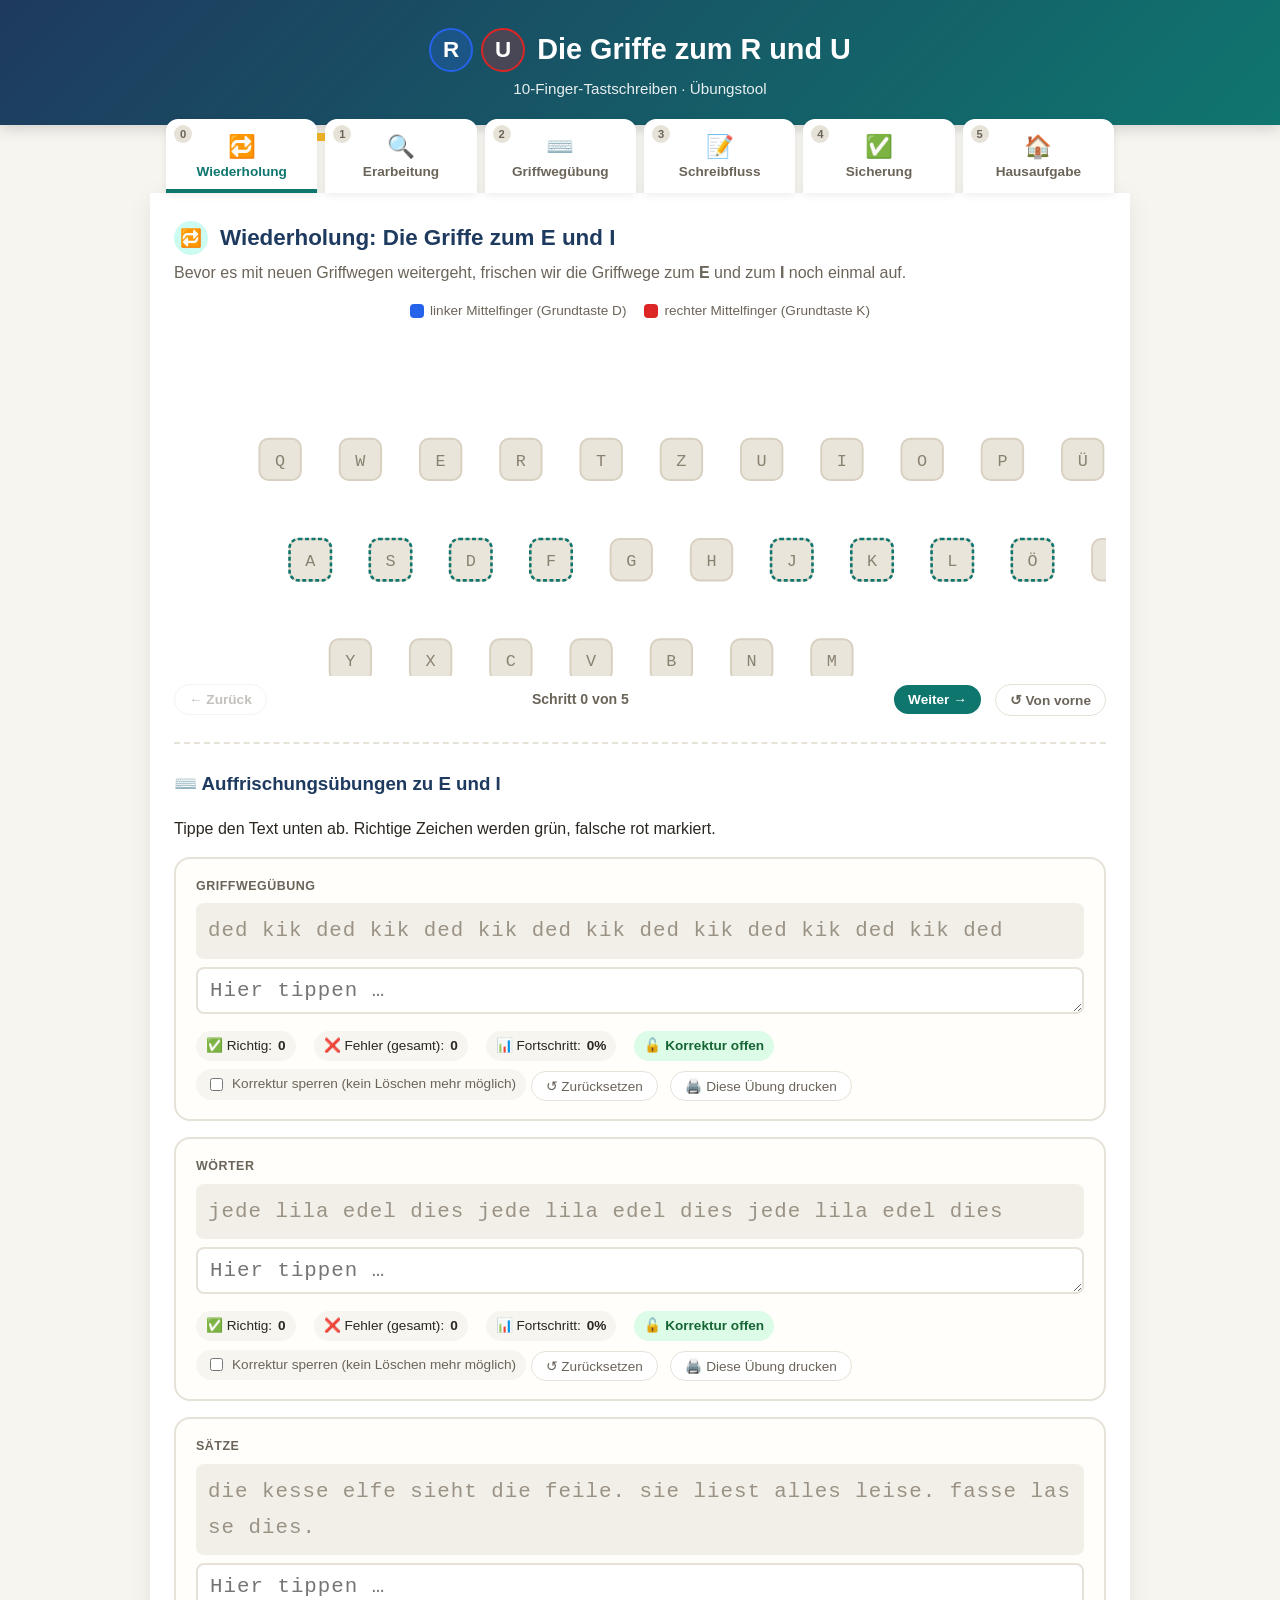
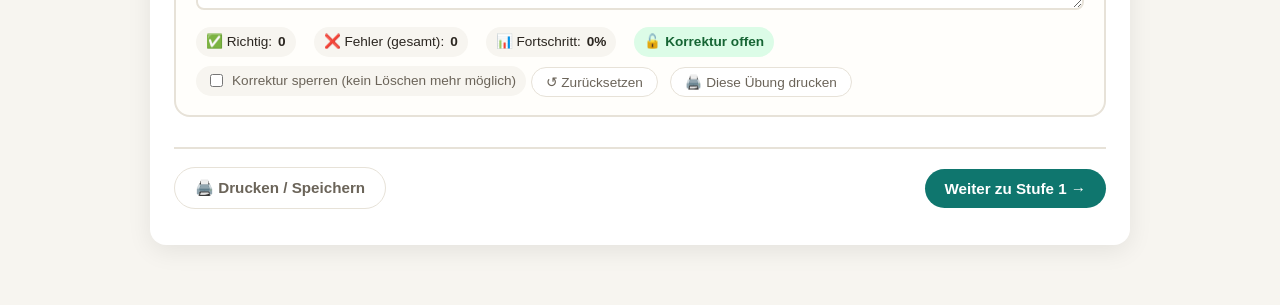
<file: tastscheiben/Tastwolf_r_u.html>
<!DOCTYPE html>
<html lang="de">
<head>
<meta charset="UTF-8">
<meta name="viewport" content="width=device-width, initial-scale=1.0">
<title>Tastschreiben – Die Griffe zum R und U</title>
<style>
/* ============================================================
   TASTSCHREIBEN-TRAINER — Vorlage
   Diese Datei ist so aufgebaut, dass sie für andere Griffwege
   wiederverwendet werden kann. Alle buchstaben-spezifischen
   Inhalte (Übungstexte, Griffweg-Konfiguration) liegen gebündelt
   im <script>-Bereich unten im Objekt "LEKTION".
   Layout/Logik darunter muss für neue Buchstaben i. d. R. NICHT
   angefasst werden.
   ============================================================ */

:root{
  --farbe-d:#2563eb;      /* linker Zeigefinger - Grundtaste F / neue Taste R */
  --farbe-k:#dc2626;      /* rechter Zeigefinger - Grundtaste J / neue Taste U */
  --bg:#f7f5f0;
  --card:#ffffff;
  --text:#2b2620;
  --text-soft:#6b6459;
  --accent:#0f766e;
  --accent-soft:#ccfbf1;
  --warn:#dc2626;
  --warn-soft:#fee2e2;
  --ok:#16a34a;
  --ok-soft:#dcfce7;
  --border:#e7e2d8;
  --radius:16px;
  --font-hand: 'Comic Sans MS', 'Segoe Print', cursive;
}

*{box-sizing:border-box;}
html,body{margin:0;padding:0;}
body{
  font-family: -apple-system, "Segoe UI", Roboto, Helvetica, Arial, sans-serif;
  background: var(--bg);
  color: var(--text);
  line-height:1.5;
  padding-bottom:60px;
}

/* ---------- Kopfbereich ---------- */
header.top{
  background: linear-gradient(135deg,#1e3a5f 0%,#0f766e 100%);
  color:white;
  padding:28px 20px 24px;
  text-align:center;
  box-shadow:0 4px 14px rgba(0,0,0,.15);
}
header.top h1{
  margin:0 0 6px;
  font-size:1.8rem;
  display:flex;
  align-items:center;
  justify-content:center;
  gap:12px;
  flex-wrap:wrap;
}
header.top .buchstaben{
  display:inline-flex;
  gap:8px;
}
header.top .buchstaben span{
  display:inline-flex;
  align-items:center;
  justify-content:center;
  width:44px;height:44px;
  border-radius:50%;
  background:rgba(255,255,255,.15);
  border:2px solid rgba(255,255,255,.6);
  font-weight:800;
  font-size:1.4rem;
}
header.top p.sub{
  margin:4px 0 0;
  opacity:.9;
  font-size:.95rem;
}

/* ---------- Stufennavigation ---------- */
nav.stufen{
  max-width:980px;
  margin:-22px auto 0;
  padding:0 16px;
  display:flex;
  gap:8px;
  flex-wrap:wrap;
  justify-content:center;
  position:relative;
  z-index:5;
}
nav.stufen button{
  position:relative;
  flex:1 1 150px;
  border:none;
  background:var(--card);
  color:var(--text-soft);
  padding:14px 10px 10px;
  border-radius:12px 12px 0 0;
  cursor:pointer;
  font-size:.85rem;
  font-weight:600;
  box-shadow:0 2px 8px rgba(0,0,0,.08);
  border-bottom:4px solid transparent;
  display:flex;
  flex-direction:column;
  align-items:center;
  gap:4px;
  transition:.15s;
}
nav.stufen button .icon{font-size:1.4rem;}
nav.stufen button .zahl{
  position:absolute;
  top:6px; left:8px;
  font-size:.7rem;
  background:var(--border);
  color:var(--text-soft);
  width:18px;height:18px;
  border-radius:50%;
  display:flex;align-items:center;justify-content:center;
}
nav.stufen button.active{
  color:var(--accent);
  border-bottom-color:var(--accent);
  background:var(--card);
}
nav.stufen button.done .zahl{
  background:var(--ok);
  color:white;
}
nav.stufen button:hover{color:var(--accent);}

/* ---------- Hauptbereich ---------- */
main{
  max-width:980px;
  margin:0 auto;
  background:var(--card);
  border-radius:0 0 var(--radius) var(--radius);
  box-shadow:0 6px 24px rgba(0,0,0,.08);
  padding:28px 24px 36px;
}
section.stufe{display:none;}
section.stufe.active{display:block; animation:fadeIn .35s ease;}
@keyframes fadeIn{from{opacity:0; transform:translateY(6px);} to{opacity:1; transform:none;}}

h2.stufe-titel{
  display:flex;
  align-items:center;
  gap:12px;
  font-size:1.4rem;
  margin:0 0 6px;
  color:#1e3a5f;
}
h2.stufe-titel .badge{
  background:var(--accent-soft);
  color:var(--accent);
  border-radius:50%;
  width:34px;height:34px;
  display:flex;align-items:center;justify-content:center;
  font-size:1.1rem;
  flex-shrink:0;
}
p.stufe-intro{color:var(--text-soft); margin-top:0;}

hr.trenner{
  border:none;
  border-top:2px dashed var(--border);
  margin:26px 0;
}

/* ---------- Tastatur / Griffweg-Visualisierung ---------- */
.tastatur-wrap{
  display:flex;
  justify-content:center;
  margin:18px 0 8px;
}
.tastatur-wrap svg{width:100%; max-width:100%; height:auto; display:block;}

.tastatur-steuerung{
  display:flex;
  align-items:center;
  justify-content:center;
  gap:14px;
  flex-wrap:wrap;
  margin:6px 0 18px;
}
.tastatur-schritt-text{
  margin:0;
  font-size:.88rem;
  font-weight:600;
  color:var(--text-soft);
  text-align:center;
  min-width:220px;
  flex:1 1 260px;
}
.btn.klein{
  padding:7px 14px;
  font-size:.85rem;
}
.btn:disabled{
  opacity:.4;
  cursor:not-allowed;
}

.legende{
  display:flex;
  gap:18px;
  flex-wrap:wrap;
  justify-content:center;
  font-size:.85rem;
  color:var(--text-soft);
  margin-bottom:6px;
}
.legende span{display:inline-flex; align-items:center; gap:6px;}
.legende i{width:14px;height:14px;border-radius:4px;display:inline-block;}

/* ---------- Griffweg-Karten (schriftliche Fixierung) ---------- */
.griffweg-karten{
  display:grid;
  grid-template-columns:repeat(auto-fit,minmax(220px,1fr));
  gap:16px;
  margin:20px 0;
}
.griffweg-karte{
  border:2px solid var(--border);
  border-radius:var(--radius);
  padding:16px 18px;
  background:#fffdf9;
}
.griffweg-karte h3{
  margin:0 0 8px;
  display:flex;
  align-items:center;
  gap:10px;
  font-size:1.15rem;
}
.griffweg-karte h3 .buchstabe-kreis{
  width:36px;height:36px;
  border-radius:50%;
  color:white;
  display:flex;align-items:center;justify-content:center;
  font-weight:800;
}
.griffweg-karte .finger-info{
  font-size:.9rem;
  color:var(--text-soft);
  margin-bottom:10px;
}
.griffweg-karte .merksatz{
  font-family:var(--font-hand);
  font-size:1.05rem;
  background:#fff9e6;
  border-left:4px solid #f0b429;
  padding:8px 12px;
  border-radius:0 8px 8px 0;
}

/* Ausfüllfeld zur schriftlichen Fixierung */
.fixierung-feld{
  margin-top:10px;
}
.fixierung-feld label{
  display:block;
  font-size:.85rem;
  color:var(--text-soft);
  margin-bottom:4px;
}
.fixierung-feld input[type=text]{
  width:100%;
  padding:8px 10px;
  border:1.5px solid var(--border);
  border-radius:8px;
  font-size:1rem;
  font-family:inherit;
}
.fixierung-feld input[type=text]:focus{
  outline:none;
  border-color:var(--accent);
  box-shadow:0 0 0 3px var(--accent-soft);
}
.fixierung-feld select{
  width:100%;
  padding:8px 10px;
  border:1.5px solid var(--border);
  border-radius:8px;
  font-size:1rem;
  font-family:inherit;
  background:white;
  cursor:pointer;
}
.fixierung-feld select:focus{
  outline:none;
  border-color:var(--accent);
  box-shadow:0 0 0 3px var(--accent-soft);
}
.fixierung-feld select.richtig{border-color:var(--ok); background:var(--ok-soft);}
.fixierung-feld select.falsch{border-color:var(--warn); background:var(--warn-soft);}

.karten-aktionen{
  display:flex;
  gap:8px;
  flex-wrap:wrap;
  margin-top:12px;
}
.btn-pruefen{
  border:none;
  background:var(--accent);
  color:white;
  padding:7px 16px;
  border-radius:20px;
  cursor:pointer;
  font-size:.85rem;
  font-weight:700;
}
.btn-pruefen:hover{background:#0c5d55;}
.karten-ergebnis{
  margin-top:10px;
  font-size:.88rem;
  font-weight:700;
  display:none;
}
.karten-ergebnis.zeigen{display:block;}
.karten-ergebnis.gut{color:#166534;}
.karten-ergebnis.schlecht{color:#991b1b;}

/* ---------- Fehler-Auswertung (Mini pro Übung + Gesamt in Stufe 4) ---------- */
.mini-auswertung{
  display:none;
  margin-top:8px;
  font-size:.85rem;
  color:#92400e;
  background:#fff9e6;
  border-left:4px solid #f0b429;
  padding:6px 10px;
  border-radius:0 6px 6px 0;
}
.mini-auswertung.zeigen{display:block;}

.gesamtauswertung{
  margin:16px 0;
  display:flex;
  flex-direction:column;
  gap:10px;
}
.fehlerbalken-zeile{
  display:grid;
  grid-template-columns:44px 1fr 44px;
  align-items:center;
  gap:10px;
}
.fehlerbalken-label{
  font-family:"Courier New", monospace;
  font-size:1.1rem;
  font-weight:800;
  color:var(--text);
  text-align:center;
  background:var(--bg);
  border-radius:8px;
  padding:4px 0;
}
.fehlerbalken-spur{
  height:18px;
  background:var(--bg);
  border-radius:10px;
  overflow:hidden;
}
.fehlerbalken-fuellung{
  height:100%;
  background:linear-gradient(90deg, #f0b429, var(--warn));
  border-radius:10px;
  transition:width .4s;
  print-color-adjust:exact;
  -webkit-print-color-adjust:exact;
}
.fehlerbalken-wert{
  font-size:.85rem;
  font-weight:700;
  color:var(--text-soft);
  text-align:right;
}

/* ---------- Live-Vergleich-Tippkomponente ---------- */
.tipp-block{
  border:2px solid var(--border);
  border-radius:var(--radius);
  padding:18px 20px;
  margin:16px 0;
  background:#fffefb;
}
.tipp-block .zeile-label{
  font-size:.78rem;
  text-transform:uppercase;
  letter-spacing:.04em;
  color:var(--text-soft);
  margin-bottom:8px;
  font-weight:700;
}
.zieltext{
  font-family: "Courier New", monospace;
  font-size:1.3rem;
  letter-spacing:1px;
  padding:10px 12px;
  background:#f2efe8;
  border-radius:8px;
  margin-bottom:8px;
  overflow-wrap:break-word;
  line-height:1.7;
}
.zieltext span.char-ok{color:var(--ok); background:var(--ok-soft); border-radius:3px;}
.zieltext span.char-fehler{color:var(--warn); background:var(--warn-soft); border-radius:3px; text-decoration:underline wavy var(--warn);}
.zieltext span.char-offen{color:#9a9285;}
.zieltext span.char-aktiv{background:#fde68a; border-radius:3px; outline:2px solid #f0b429;}

.tipp-eingabe{
  width:100%;
  font-family:"Courier New", monospace;
  font-size:1.3rem;
  letter-spacing:1px;
  padding:10px 12px;
  border:2px solid var(--border);
  border-radius:8px;
  resize:vertical;
  min-height:46px;
}
.tipp-eingabe:focus{outline:none; border-color:var(--accent);}

.tipp-stats{
  display:flex;
  gap:18px;
  flex-wrap:wrap;
  margin-top:10px;
  font-size:.85rem;
}
.tipp-stats .stat{
  display:flex;
  align-items:center;
  gap:6px;
  background:var(--bg);
  padding:5px 10px;
  border-radius:20px;
}
.tipp-stats .stat b{color:var(--text);}
.btn-reset{
  margin-top:10px;
  border:1.5px solid var(--border);
  background:white;
  padding:6px 14px;
  border-radius:20px;
  cursor:pointer;
  font-size:.85rem;
  color:var(--text-soft);
}
.btn-reset:hover{border-color:var(--accent); color:var(--accent);}

.btn-druck-klein{
  margin-top:10px;
  margin-left:8px;
  border:1.5px solid var(--border);
  background:white;
  padding:6px 14px;
  border-radius:20px;
  cursor:pointer;
  font-size:.85rem;
  color:var(--text-soft);
}
.btn-druck-klein:hover{border-color:var(--accent); color:var(--accent);}

/* ---------- Korrektur-Sperre ---------- */
.sperr-schalter{
  display:inline-flex;
  align-items:center;
  gap:6px;
  font-size:.85rem;
  color:var(--text-soft);
  background:var(--bg);
  padding:5px 10px;
  border-radius:20px;
  cursor:pointer;
  user-select:none;
}
.sperr-schalter input{accent-color:var(--accent); cursor:pointer;}
.sperr-schalter.fixiert{
  opacity:.6;
  cursor:not-allowed;
}
.sperr-schalter.fixiert input{cursor:not-allowed;}
.sperr-schalter.fixiert::after{
  content:"🔒 festgelegt";
  font-size:.78rem;
  font-style:italic;
  margin-left:2px;
}

.status-badge{
  display:inline-flex;
  align-items:center;
  gap:5px;
  font-size:.85rem;
  font-weight:700;
  padding:5px 10px;
  border-radius:20px;
}
.status-badge.offen{background:var(--ok-soft); color:#166534;}
.status-badge.gesperrt{background:var(--warn-soft); color:#991b1b;}

.frei-textarea.gesperrt, .tipp-eingabe.gesperrt{
  background:#faf7f0;
  border-color:#e0b400;
}

/* ---------- Wörter finden (Buchstaben-Ballon + freie Eingabe) ---------- */
.woerterfinden-block{
  border:2px solid var(--border);
  border-radius:var(--radius);
  padding:18px 20px;
  margin:16px 0;
  background:#fffefb;
  display:flex;
  gap:20px;
  flex-wrap:wrap;
  align-items:flex-start;
}
.buchstaben-ballon{
  flex-shrink:0;
  width:96px;height:96px;
  border-radius:50%;
  background:var(--accent-soft);
  border:3px solid var(--accent);
  display:grid;
  grid-template-columns:1fr 1fr;
  align-items:center;
  justify-items:center;
  font-family:"Courier New", monospace;
  font-size:1.3rem;
  font-weight:800;
  color:var(--accent);
}
.woerterfinden-eingabe{flex:1 1 260px; min-width:220px;}
.woerterfinden-eingabe label{
  display:block;
  font-size:.85rem;
  color:var(--text-soft);
  margin-bottom:6px;
}
.woerterfinden-eingabe textarea{min-height:70px;}

/* ---------- Freie Textfelder (Stufe 2/3) ---------- */
.uebung-gruppe{
  margin-bottom:26px;
}
.uebung-gruppe h3{
  font-size:1.05rem;
  color:#1e3a5f;
  display:flex;
  align-items:center;
  gap:8px;
  margin-bottom:4px;
}
.uebung-gruppe .hinweis{
  font-size:.85rem;
  color:var(--text-soft);
  margin:0 0 10px;
}
.vorlage-text{
  font-family:"Courier New", monospace;
  font-size:1.05rem;
  background:#f2efe8;
  padding:10px 12px;
  border-radius:8px;
  white-space:pre-wrap;
  margin-bottom:8px;
  line-height:1.8;
}
.frei-textarea{
  width:100%;
  min-height:90px;
  font-family:"Courier New", monospace;
  font-size:1.05rem;
  padding:10px 12px;
  border:2px solid var(--border);
  border-radius:8px;
  resize:vertical;
}
.frei-textarea:focus{outline:none; border-color:var(--accent);}

.pyramide-box{
  font-family:"Courier New", monospace;
  font-size:1.05rem;
  background:#f2efe8;
  padding:14px 12px;
  border-radius:8px;
  text-align:center;
  line-height:1.9;
  margin-bottom:8px;
}

/* ---------- Sicherung: Multiple Choice & Zuordnung ---------- */
.quiz-frage{
  border:2px solid var(--border);
  border-radius:var(--radius);
  padding:16px 18px;
  margin-bottom:16px;
  background:#fffefb;
}
.quiz-frage p.frage-text{
  font-weight:700;
  margin:0 0 12px;
  font-size:1.02rem;
}
.quiz-optionen{
  display:grid;
  grid-template-columns:repeat(auto-fit,minmax(140px,1fr));
  gap:10px;
}
.quiz-option{
  border:2px solid var(--border);
  background:white;
  border-radius:10px;
  padding:10px 12px;
  cursor:pointer;
  font-size:.95rem;
  text-align:left;
  transition:.15s;
}
.quiz-option:hover{border-color:var(--accent);}
.quiz-option.gewaehlt{border-color:var(--accent); background:var(--accent-soft);}
.quiz-option.richtig{border-color:var(--ok); background:var(--ok-soft); font-weight:700;}
.quiz-option.falsch{border-color:var(--warn); background:var(--warn-soft);}
.quiz-option:disabled{cursor:default;}

.zuordnung-wrap{
  display:flex;
  gap:24px;
  flex-wrap:wrap;
  justify-content:center;
  margin-top:8px;
}
.zuordnung-spalte{
  display:flex;
  flex-direction:column;
  gap:10px;
  min-width:140px;
}
.zuordnung-item{
  border:2px solid var(--border);
  border-radius:10px;
  padding:10px 14px;
  background:white;
  text-align:center;
  font-weight:700;
  cursor:grab;
  user-select:none;
}
.zuordnung-item.taste{
  font-family:"Courier New", monospace;
  font-size:1.2rem;
  color:var(--accent);
}
.zuordnung-item.finger{
  font-size:.85rem;
  font-weight:500;
  cursor:default;
  min-height:44px;
  display:flex;align-items:center;justify-content:center;
  border-style:dashed;
}
.zuordnung-item.finger.belegt{
  border-style:solid;
  background:var(--accent-soft);
}
.zuordnung-item.finger.richtig{border-color:var(--ok); background:var(--ok-soft);}
.zuordnung-item.finger.falsch{border-color:var(--warn); background:var(--warn-soft);}
.zuordnung-item.taste.verwendet{opacity:.35; cursor:default;}

.auswertung-box{
  margin-top:14px;
  padding:12px 16px;
  border-radius:10px;
  font-weight:700;
  display:none;
}
.auswertung-box.zeigen{display:block;}
.auswertung-box.gut{background:var(--ok-soft); color:#166534;}
.auswertung-box.mittel{background:#fef3c7; color:#92400e;}
.auswertung-box.schlecht{background:var(--warn-soft); color:#991b1b;}

/* ---------- Hausaufgabe ---------- */
.ha-liste{
  display:flex;
  flex-direction:column;
  gap:10px;
  margin:16px 0 24px;
}
.ha-eintrag{
  display:flex;
  align-items:flex-start;
  gap:12px;
  border:2px solid var(--border);
  border-radius:12px;
  padding:12px 16px;
  background:#fffefb;
}
.ha-eintrag input[type=checkbox]{
  width:20px;height:20px;
  margin-top:2px;
  flex-shrink:0;
  accent-color: var(--accent);
}
.ha-eintrag .ha-text{flex:1;}
.ha-eintrag .ha-text b{display:block; margin-bottom:2px;}
.ha-eintrag .ha-vorlage{
  font-family:"Courier New", monospace;
  font-size:.95rem;
  color:var(--text-soft);
  background:var(--bg);
  padding:6px 8px;
  border-radius:6px;
  margin-top:6px;
  white-space:pre-wrap;
}

/* ---------- Buttons / Aktionsleiste ---------- */
.aktionsleiste{
  display:flex;
  gap:10px;
  flex-wrap:wrap;
  justify-content:space-between;
  align-items:center;
  margin-top:30px;
  padding-top:18px;
  border-top:2px solid var(--border);
}
.aktionsleiste .rechts{display:flex; gap:10px; flex-wrap:wrap;}
button.btn{
  border:none;
  padding:11px 20px;
  border-radius:24px;
  font-weight:700;
  font-size:.95rem;
  cursor:pointer;
  display:inline-flex;
  align-items:center;
  gap:8px;
  transition:.15s;
}
button.btn.primary{background:var(--accent); color:white;}
button.btn.primary:hover{background:#0c5d55;}
button.btn.secondary{background:var(--bg); color:var(--text); border:1.5px solid var(--border);}
button.btn.secondary:hover{border-color:var(--accent); color:var(--accent);}
button.btn.ghost{background:transparent; color:var(--text-soft); border:1.5px solid var(--border);}
button.btn:disabled{opacity:.4; cursor:not-allowed;}

/* ---------- Fortschrittsleiste oben ---------- */
.fortschritt-gesamt{
  max-width:980px;
  margin:0 auto;
  padding:8px 20px 0;
}
.fortschritt-gesamt .leiste{
  height:8px;
  background:rgba(255,255,255,.25);
  border-radius:4px;
  overflow:hidden;
}
.fortschritt-gesamt .fuellung{
  height:100%;
  background:#f0b429;
  border-radius:4px;
  transition:width .4s;
  width:20%;
}

/* ============================================================
   BUCHSTABENREGEN — Tipp-Spiel (Mini-Modul in Stufe 2)
   Alle Klassen sind mit "br-" präfixiert und unter #br-modul
   gekapselt, damit nichts mit dem restlichen Design kollidiert.
   ============================================================ */
#br-modul{
  --br-bg:#090622;
  --br-bg2:#150b3d;
  --br-card:rgba(24,20,64,.92);
  --br-border:rgba(255,255,255,.16);
  --br-text:#fffaff;
  --br-text-soft:#c7c1e8;
  --br-cyan:#28e7ff;
  --br-pink:#ff3cac;
  --br-purple:#8b5cf6;
  --br-lime:#b7ff3c;
  --br-yellow:#ffd43b;
  --br-orange:#ff8a1f;
  --br-danger:#ff477e;
  --br-radius:20px;
  margin:18px 0;
  border-radius:var(--br-radius);
  padding:20px;
  background:
    radial-gradient(circle at 15% 8%, rgba(255,60,172,.28), transparent 32%),
    radial-gradient(circle at 86% 4%, rgba(40,231,255,.22), transparent 30%),
    linear-gradient(160deg,var(--br-bg2),var(--br-bg) 68%);
  color:var(--br-text);
  position:relative;
  overflow:hidden;
}
#br-modul *{box-sizing:border-box;}

#br-modul .br-panel{
  background:linear-gradient(155deg,rgba(36,26,88,.92),rgba(18,16,55,.94));
  border:1px solid var(--br-border);
  border-radius:var(--br-radius);
  padding:20px;
}
#br-modul .br-panel.br-versteckt{display:none;}
#br-modul .br-einstellung-gruppe{margin-bottom:16px;}
#br-modul .br-einstellung-gruppe:last-child{margin-bottom:0;}
#br-modul .br-wahl-reihe{display:flex;gap:10px;flex-wrap:wrap;}
#br-modul .br-wahl-btn{
  flex:1 1 165px;
  padding:13px 12px;
  min-height:62px;
  border-radius:14px;
  border:1px solid rgba(255,255,255,.14);
  background:linear-gradient(145deg,rgba(255,255,255,.075),rgba(255,255,255,.025));
  color:var(--br-text);
  cursor:pointer;
  font-size:.88rem;
  font-weight:750;
  text-align:center;
  transition:transform .18s ease,border-color .18s,box-shadow .18s,background .18s;
}
#br-modul .br-wahl-btn:hover{
  transform:translateY(-2px);
  border-color:rgba(40,231,255,.75);
}
#br-modul .br-wahl-btn.br-aktiv{
  background:linear-gradient(135deg,var(--br-purple),var(--br-pink));
  border-color:#ff8bd2;
  color:white;
  font-weight:900;
  box-shadow:0 9px 22px rgba(255,60,172,.3);
  transform:translateY(-2px);
}
#br-modul .br-wahl-btn small{
  display:block;
  font-weight:550;
  opacity:.85;
  margin-top:5px;
  font-size:.72rem;
  line-height:1.25;
}

#br-modul .br-start-btn{
  display:block;
  width:100%;
  margin-top:18px;
  padding:15px 18px;
  border:0;
  border-radius:15px;
  background:linear-gradient(100deg,var(--br-lime),var(--br-yellow) 45%,var(--br-orange));
  color:#25132f;
  font-size:1.1rem;
  font-weight:950;
  cursor:pointer;
  transition:transform .15s ease,filter .15s;
}
#br-modul .br-start-btn:hover{transform:translateY(-2px) scale(1.01);filter:saturate(1.12);}
#br-modul .br-start-btn:active{transform:translateY(0) scale(.995);}

#br-modul .br-spiel-wrap{display:none;flex-direction:column;gap:12px;}
#br-modul .br-spiel-wrap.br-aktiv{display:flex;}

#br-modul .br-hud{
  display:grid;
  grid-template-columns:repeat(4,1fr);
  gap:8px;
  background:rgba(20,15,58,.84);
  border:1px solid var(--br-border);
  border-radius:16px;
  padding:9px;
}
#br-modul .br-stat{
  display:flex;
  flex-direction:column;
  align-items:center;
  justify-content:center;
  padding:9px 5px;
  border-radius:12px;
  background:rgba(255,255,255,.055);
}
#br-modul .br-stat:nth-child(1){box-shadow:inset 0 -2px 0 rgba(255,212,59,.65);}
#br-modul .br-stat:nth-child(2){box-shadow:inset 0 -2px 0 rgba(255,71,126,.55);}
#br-modul .br-stat:nth-child(3){box-shadow:inset 0 -2px 0 rgba(40,231,255,.55);}
#br-modul .br-stat:nth-child(4){box-shadow:inset 0 -2px 0 rgba(183,255,60,.55);}
#br-modul .br-stat .br-wert{font-size:1.35rem;font-weight:950;line-height:1.05;}
#br-modul .br-stat .br-label{font-size:.64rem;color:var(--br-text-soft);text-transform:uppercase;letter-spacing:.08em;margin-top:4px;font-weight:800;}
#br-modul .br-herzen{font-size:1.1rem;letter-spacing:1px;white-space:nowrap;}

#br-modul #brSpielfeld{
  position:relative;
  width:100%;
  height:56vh;
  min-height:360px;
  max-height:520px;
  background:
    linear-gradient(rgba(40,231,255,.045) 1px, transparent 1px),
    linear-gradient(90deg,rgba(40,231,255,.045) 1px, transparent 1px),
    radial-gradient(circle at 50% 0%,rgba(139,92,246,.25),transparent 43%),
    linear-gradient(180deg,#0d1235,#08071f 68%,#14071c);
  background-size:34px 34px,34px 34px,auto,auto;
  border:1px solid rgba(40,231,255,.24);
  border-radius:18px;
  overflow:hidden;
}
#br-modul #brSpielfeld::after{
  content:"";
  position:absolute;
  left:0;right:0;bottom:0;
  height:6px;
  background:linear-gradient(90deg,var(--br-pink),var(--br-orange),var(--br-yellow),var(--br-lime),var(--br-cyan),var(--br-purple),var(--br-pink));
  background-size:300% auto;
  animation:brFloorGlow 2.5s linear infinite;
  box-shadow:0 -2px 16px rgba(255,60,172,.5);
}
@keyframes brFloorGlow{to{background-position:300% center;}}

#br-modul .br-buchstabe{
  position:absolute;
  top:-48px;
  width:44px;
  height:44px;
  border-radius:12px;
  background:linear-gradient(145deg,#272f73,#141947);
  border:2.5px solid var(--br-farbe, var(--br-cyan));
  color:#fff;
  display:flex;
  align-items:center;
  justify-content:center;
  font-size:1.25rem;
  font-weight:950;
  font-family:ui-monospace, SFMono-Regular, Menlo, Consolas, monospace;
  box-shadow:0 0 16px var(--br-farbe, var(--br-cyan));
  text-shadow:0 2px 0 rgba(0,0,0,.25);
}
#br-modul .br-buchstabe.br-naechstes-ziel{
  border-color:var(--br-yellow)!important;
  animation:brZielPuls .6s ease-in-out infinite alternate;
}
@keyframes brZielPuls{
  from{box-shadow:0 0 14px var(--br-yellow);}
  to{box-shadow:0 0 30px 6px var(--br-yellow);}
}
#br-modul .br-buchstabe.br-treffer{
  background:linear-gradient(135deg,var(--br-lime),var(--br-cyan))!important;
  border-color:white!important;
  color:#0b1640;
  transform:scale(1.5) rotate(10deg)!important;
  opacity:0;
  transition:all .28s ease!important;
  box-shadow:0 0 35px rgba(183,255,60,.85)!important;
}
#br-modul .br-buchstabe.br-verfehlt{
  background:linear-gradient(135deg,var(--br-danger),#8b123f)!important;
  border-color:#ffb5cd!important;
  opacity:0;
  transition:all .25s ease;
  animation:brMissShake .14s linear 2;
}
@keyframes brMissShake{25%{margin-left:-5px}75%{margin-left:5px}}

#br-modul .br-punkte-popup{
  position:absolute;
  font-weight:950;
  color:var(--br-lime);
  text-shadow:0 0 12px rgba(183,255,60,.7);
  font-size:1.1rem;
  pointer-events:none;
  z-index:4;
  animation:brPopupFloat .6s ease forwards;
}
@keyframes brPopupFloat{from{opacity:1;transform:translateY(0) scale(.8);}to{opacity:0;transform:translateY(-36px) scale(1.2);}}

#br-modul .br-spiel-steuerung{display:flex;justify-content:center;gap:10px;flex-wrap:wrap;}
#br-modul .br-btn{
  padding:10px 18px;
  border-radius:12px;
  border:1px solid rgba(255,255,255,.16);
  background:rgba(255,255,255,.075);
  color:var(--br-text);
  cursor:pointer;
  font-size:.88rem;
  font-weight:800;
}
#br-modul .br-btn.br-primary{background:linear-gradient(135deg,var(--br-purple),var(--br-cyan));border-color:rgba(255,255,255,.25);color:white;}
#br-modul .br-btn.br-danger{background:linear-gradient(135deg,var(--br-danger),#9b174c);border-color:#ff7da8;color:white;}
#br-modul .br-btn:hover{filter:brightness(1.13);transform:translateY(-1px);}

#br-modul .br-overlay{
  position:fixed;
  inset:0;
  background:rgba(5,3,22,.88);
  display:none;
  align-items:center;
  justify-content:center;
  z-index:200;
  padding:20px;
  backdrop-filter:blur(8px);
}
#br-modul .br-overlay.br-aktiv{display:flex;}
#br-modul .br-overlay-box{
  background:linear-gradient(155deg,#2d1f68,#151138);
  border:1px solid rgba(255,255,255,.19);
  border-radius:22px;
  padding:28px;
  max-width:420px;
  width:100%;
  text-align:center;
  box-shadow:0 30px 80px rgba(0,0,0,.55),0 0 50px rgba(139,92,246,.2);
}
#br-modul .br-overlay-box h2{
  margin:0 0 10px;
  font-size:1.6rem;
  font-weight:950;
  background:linear-gradient(90deg,var(--br-yellow),var(--br-pink),var(--br-cyan));
  -webkit-background-clip:text;background-clip:text;color:transparent;
}
#br-modul .br-ergebnis-zeile{display:flex;justify-content:space-between;padding:9px 0;border-bottom:1px solid rgba(255,255,255,.1);font-size:.92rem;}
#br-modul .br-ergebnis-zeile:last-of-type{border-bottom:none;}
#br-modul .br-ergebnis-zeile b{color:var(--br-lime);font-size:1.08rem;}
#br-modul .br-overlay-box .br-btn{margin-top:16px;width:100%;}

@media (max-width:640px){
  #br-modul{padding:14px;}
  #br-modul .br-wahl-btn{flex-basis:100%;min-height:54px;}
  #br-modul .br-hud{gap:5px;padding:6px;}
  #br-modul .br-stat .br-wert{font-size:1.1rem;}
  #br-modul #brSpielfeld{min-height:340px;height:52vh;}
  #br-modul .br-buchstabe{width:38px;height:38px;font-size:1.05rem;}
}

/* ---------- Druckansicht ---------- */
@media print{
  #br-modul{display:none !important;}
  header.top{background:none !important; color:#000 !important; box-shadow:none; padding:6px 0;}
  header.top .buchstaben span{border-color:#000; background:none; color:#000;}
  nav.stufen, .aktionsleiste, .btn-reset, .btn-druck-klein, .fortschritt-gesamt, .tipp-eingabe, .frei-textarea, .sperr-schalter, .tastatur-steuerung, .handuebung-weiter{display:none !important;}
  section.stufe{display:block !important; page-break-after:always;}
  main{box-shadow:none; padding:0 6mm; max-width:100%; width:100%; margin:0; box-sizing:border-box;}
  html, body{width:100%; max-width:100%;}
  body{padding-bottom:0; background:white;}
  .quiz-option{border-color:#000;}
  .griffweg-karte, .tipp-block, .quiz-frage, .ha-eintrag, .uebung-gruppe, .tastatur-wrap{break-inside:avoid; border-color:#999;}
  a[href]:after{content:"";}
  .status-badge{border:1.5px solid #000 !important; background:none !important; color:#000 !important;}
  .status-badge.gesperrt::after{content:" 🔒";}
  .status-badge.offen::after{content:" 🔓";}
}

/* Einzeldruck: eigenes Print-Overlay, das per JS mit einem Klon des
   gewünschten Abschnitts gefüllt wird. So bleiben Grid/Flex-Layouts
   des Originals exakt erhalten (kein fragiles "display:revert" auf
   verschachtelten Elementen nötig). */
#druckOverlay{display:none;}
@media print{
  body.druck-einzeln > *:not(#druckOverlay){display:none !important;}
  body.druck-einzeln #druckOverlay{
    display:block !important;
    padding:6mm;
    width:100%;
    max-width:100%;
    box-sizing:border-box;
  }
  body.druck-einzeln #druckOverlay .aktionsleiste,
  body.druck-einzeln #druckOverlay .btn-reset,
  body.druck-einzeln #druckOverlay .btn-druck-klein,
  body.druck-einzeln #druckOverlay .sperr-schalter,
  body.druck-einzeln #druckOverlay .tipp-eingabe{display:none !important;}
  body.druck-einzeln #druckOverlay input[type=checkbox]{
    -webkit-appearance:none; appearance:none;
    width:16px; height:16px;
    border:1.5px solid #000; border-radius:3px;
    display:inline-block !important;
    position:relative;
  }
  body.druck-einzeln #druckOverlay input[type=checkbox]:checked::after{
    content:"✓"; position:absolute; left:1px; top:-3px; font-size:13px;
  }
  body.druck-einzeln #druckOverlay .frei-textarea{
    display:block !important;
    border:1px solid #ccc !important;
    background:#fafafa !important;
    resize:none;
    color:#000;
    font-family:"Courier New", monospace;
    white-space:pre-wrap;
  }
  body.druck-einzeln #druckOverlay .status-badge{border:1.5px solid #000 !important; background:none !important; color:#000 !important;}
}
@media print and (max-width:0){} /* Platzhalter, falls spätere Seitenformate ergänzt werden */

/* ---------- Responsive ---------- */
@media (max-width:640px){
  header.top h1{font-size:1.4rem;}
  main{padding:20px 14px 28px;}
  .zieltext, .tipp-eingabe, .vorlage-text, .frei-textarea{font-size:1.05rem;}
}
</style>
</head>
<body>

<header class="top">
  <h1>
    <span class="buchstaben">
      <span style="border-color:var(--farbe-d); background:rgba(37,99,235,.25)">R</span>
      <span style="border-color:var(--farbe-k); background:rgba(220,38,38,.25)">U</span>
    </span>
    Die Griffe zum R und U
  </h1>
  <p class="sub">10-Finger-Tastschreiben · Übungstool</p>
</header>

<div class="fortschritt-gesamt">
  <div class="leiste"><div class="fuellung" id="gesamtFortschritt"></div></div>
</div>

<nav class="stufen" id="stufenNav">
  <button data-stufe="0" class="active"><span class="zahl">0</span><span class="icon">🔁</span>Wiederholung</button>
  <button data-stufe="1"><span class="zahl">1</span><span class="icon">🔍</span>Erarbeitung</button>
  <button data-stufe="2"><span class="zahl">2</span><span class="icon">⌨️</span>Griffwegübung</button>
  <button data-stufe="3"><span class="zahl">3</span><span class="icon">📝</span>Schreibfluss</button>
  <button data-stufe="4"><span class="zahl">4</span><span class="icon">✅</span>Sicherung</button>
  <button data-stufe="5"><span class="zahl">5</span><span class="icon">🏠</span>Hausaufgabe</button>
</nav>

<main>

  <!-- ============================================================ -->
  <!-- STUFE 0 — WIEDERHOLUNG E/I -->
  <!-- ============================================================ -->
  <section class="stufe active" id="stufe0">
    <h2 class="stufe-titel"><span class="badge">🔁</span>Wiederholung: Die Griffe zum E und I</h2>
    <p class="stufe-intro">Bevor es mit neuen Griffwegen weitergeht, frischen wir die Griffwege zum <b>E</b> und zum <b>I</b> noch einmal auf.</p>

    <div class="legende">
      <span><i style="background:var(--farbe-d)"></i> linker Mittelfinger (Grundtaste D)</span>
      <span><i style="background:var(--farbe-k)"></i> rechter Mittelfinger (Grundtaste K)</span>
    </div>

    <div class="tastatur-wrap">
      <svg id="tastaturWdhSVG" viewBox="0 0 720 260" xmlns="http://www.w3.org/2000/svg"></svg>
    </div>
    <div class="tastatur-steuerung">
      <button id="tastaturWdhBtnZurueck" class="btn ghost klein" onclick="tastaturWdhZurueck()">← Zurück</button>
      <p id="tastaturWdhSchrittText" class="tastatur-schritt-text"></p>
      <button id="tastaturWdhBtnWeiter" class="btn primary klein" onclick="tastaturWdhWeiter()">Weiter →</button>
      <button class="btn ghost klein" onclick="tastaturWdhVonVorne()">↺ Von vorne</button>
    </div>

    <hr class="trenner">

    <h3 style="color:#1e3a5f;">⌨️ Auffrischungsübungen zu E und I</h3>
    <p class="hinweis">Tippe den Text unten ab. Richtige Zeichen werden grün, falsche rot markiert.</p>
    <div id="wiederholungTippBereich"></div>

    <div class="aktionsleiste">
      <button class="btn ghost" onclick="druckeSeite()">🖨️ Drucken / Speichern</button>
      <div class="rechts">
        <button class="btn primary" onclick="gehezuStufe(1)">Weiter zu Stufe 1 →</button>
      </div>
    </div>
  </section>

  <!-- ============================================================ -->
  <!-- STUFE 1 — ERARBEITUNG -->
  <!-- ============================================================ -->
  <section class="stufe" id="stufe1">
    <h2 class="stufe-titel"><span class="badge">1</span>Erarbeitung der Griffwege</h2>
    <p class="stufe-intro">Schau dir an, wie deine Finger zum <b>R</b> und zum <b>U</b> greifen. Fülle danach die Merksätze aus und übe den Griffweg im Tippfeld.</p>

    <div class="legende">
      <span><i style="background:var(--farbe-d)"></i> linker Zeigefinger (Grundtaste F)</span>
      <span><i style="background:var(--farbe-k)"></i> rechter Zeigefinger (Grundtaste J)</span>
    </div>

    <div class="tastatur-wrap" id="block_tastatur_stufe1">
      <svg id="tastaturSVG" viewBox="0 0 720 260" xmlns="http://www.w3.org/2000/svg"></svg>
    </div>
    <div class="tastatur-steuerung">
      <button id="tastaturBtnZurueck" class="btn ghost klein" onclick="tastaturZurueck()">← Zurück</button>
      <p id="tastaturSchrittText" class="tastatur-schritt-text"></p>
      <button id="tastaturBtnWeiter" class="btn primary klein" onclick="tastaturWeiter()">Weiter →</button>
      <button class="btn ghost klein" onclick="tastaturVonVorne()">↺ Von vorne</button>
    </div>

    <hr class="trenner">

    <h3 style="color:#1e3a5f;">✍️ Griffwege schriftlich festhalten</h3>
    <p class="hinweis">Wähle für jeden Buchstaben den richtigen Finger und die richtige Grundtaste aus.</p>
    <div class="griffweg-karten" id="block_griffwegkarten"></div>
    <button class="btn-druck-klein" onclick="druckeAbschnitt('block_griffwegkarten', 'block_tastatur_stufe1')">🖨️ Nur diese Karten drucken</button>

    <hr class="trenner">

    <h3 style="color:#1e3a5f;">⌨️ Griffwegübung mit Live-Kontrolle</h3>
    <p class="hinweis">Tippe den Text unten ab. Richtige Zeichen werden grün, falsche rot markiert.</p>
    <div id="liveTippBereich"></div>

    <div class="aktionsleiste">
      <button class="btn ghost" onclick="druckeSeite()">🖨️ Drucken / Speichern</button>
      <div class="rechts">
        <button class="btn primary" onclick="gehezuStufe(2)">Weiter zu Stufe 2 →</button>
      </div>
    </div>
  </section>

  <!-- ============================================================ -->
  <!-- STUFE 2 — GRIFFWEGÜBUNG (frei, ohne Live-Vergleich) -->
  <!-- ============================================================ -->
  <section class="stufe" id="stufe2">
    <h2 class="stufe-titel"><span class="badge">2</span>Übungen der einzelnen Griffwege</h2>
    <p class="stufe-intro">Tippe die Übungen ab. Richtige Zeichen werden grün, falsche rot markiert — Fehler und Fortschritt werden gezählt.</p>

    <h3 style="color:#1e3a5f;">🔤 Wörter finden</h3>
    <p class="hinweis">Bilde aus den Buchstaben jeweils zwei verschiedene Wörter. Notiere sie zuerst im Feld „Notiz" und gib sie danach in unterschiedlicher Reihenfolge im Eingabefeld ein.</p>
    <div id="block_woerterfinden"></div>
    <button class="btn-druck-klein" onclick="druckeAbschnitt('block_woerterfinden')">🖨️ Wörter finden drucken</button>

    <hr class="trenner">

    <div id="stufe2Inhalt"></div>

    <hr class="trenner">

    <h3 style="color:#1e3a5f;">🌧️ Buchstabenregen — Tipp-Spiel</h3>
    <p class="hinweis">Tippe die fallenden Buchstaben, bevor sie den Boden erreichen! Wähle, welche Buchstaben fallen sollen, und wie schnell.</p>

    <div id="br-modul">
      <div class="br-panel" id="brEinstellungenPanel">
        <div class="br-einstellung-gruppe">
          <div class="br-wahl-reihe" id="brSchwierigkeitWahl">
            <button class="br-wahl-btn" data-level="neu">Nur R und U<small>R, U</small></button>
            <button class="br-wahl-btn" data-level="neu_grund">R, U + Grundstellung<small>R, U, A, S, D, F, J, K, L, Ö</small></button>
            <button class="br-wahl-btn" data-level="alle">Alle gelernten Buchstaben<small>E, I, R, U, A, S, D, F, J, K, L, Ö</small></button>
          </div>
        </div>
        <div class="br-einstellung-gruppe">
          <div class="br-wahl-reihe" id="brTempoWahl">
            <button class="br-wahl-btn" data-tempo="langsam">Langsam<small>viel Zeit zum Überlegen</small></button>
            <button class="br-wahl-btn" data-tempo="mittel">Mittel<small>gutes Übungstempo</small></button>
            <button class="br-wahl-btn" data-tempo="schnell">Schnell<small>für Profis</small></button>
          </div>
        </div>
        <button class="br-start-btn" id="brStartBtn">🔥 Spiel starten</button>
      </div>

      <div class="br-spiel-wrap" id="brSpielWrap">
        <div class="br-hud">
          <div class="br-stat"><span class="br-wert" id="brHudPunkte">0</span><span class="br-label">Punkte</span></div>
          <div class="br-stat"><span class="br-wert br-herzen" id="brHudLeben">❤️❤️❤️</span><span class="br-label">Leben</span></div>
          <div class="br-stat"><span class="br-wert" id="brHudTreffer">0</span><span class="br-label">Treffer</span></div>
          <div class="br-stat"><span class="br-wert" id="brHudCombo">0</span><span class="br-label">Combo</span></div>
        </div>
        <div id="brSpielfeld"></div>
        <div class="br-spiel-steuerung">
          <button class="br-btn" id="brPauseBtn">⏸️ Pause</button>
          <button class="br-btn br-danger" id="brAbbrechenBtn">✖️ Beenden</button>
        </div>
      </div>

      <div class="br-overlay" id="brGameOverOverlay">
        <div class="br-overlay-box">
          <h2>🏁 Runde geschafft!</h2>
          <div class="br-ergebnis-zeile"><span>Erreichte Punkte</span><b id="brErgPunkte">0</b></div>
          <div class="br-ergebnis-zeile"><span>Getippte Buchstaben</span><b id="brErgTreffer">0</b></div>
          <div class="br-ergebnis-zeile"><span>Verpasst</span><b id="brErgVerfehlt">0</b></div>
          <div class="br-ergebnis-zeile"><span>Beste Combo</span><b id="brErgCombo">0</b></div>
          <div class="br-ergebnis-zeile"><span>Genauigkeit</span><b id="brErgGenauigkeit">0%</b></div>
          <button class="br-btn br-primary" id="brNochmalBtn">🔁 Nochmal spielen</button>
        </div>
      </div>
    </div>

    <div class="aktionsleiste">
      <button class="btn secondary" onclick="gehezuStufe(1)">← Zurück</button>
      <div class="rechts">
        <button class="btn ghost" onclick="druckeSeite()">🖨️ Drucken / Speichern</button>
        <button class="btn primary" onclick="gehezuStufe(3)">Weiter zu Stufe 3 →</button>
      </div>
    </div>
  </section>

  <!-- ============================================================ -->
  <!-- STUFE 3 — INTEGRATION IN DEN SCHREIBFLUSS -->
  <!-- ============================================================ -->
  <section class="stufe" id="stufe3">
    <h2 class="stufe-titel"><span class="badge">3</span>Integration in den Schreibfluss</h2>
    <p class="stufe-intro">Jetzt kommen alle bisher gelernten Buchstaben zusammen. Tippe die Wörter, Sätze und kleinen Texte ab.</p>
    <div id="stufe3Inhalt"></div>

    <div class="aktionsleiste">
      <button class="btn secondary" onclick="gehezuStufe(2)">← Zurück</button>
      <div class="rechts">
        <button class="btn ghost" onclick="druckeSeite()">🖨️ Drucken / Speichern</button>
        <button class="btn primary" onclick="gehezuStufe(4)">Weiter zu Stufe 4 →</button>
      </div>
    </div>
  </section>

  <!-- ============================================================ -->
  <!-- STUFE 4 — SICHERUNG -->
  <!-- ============================================================ -->
  <section class="stufe" id="stufe4">
    <h2 class="stufe-titel"><span class="badge">4</span>Sicherung</h2>
    <p class="stufe-intro">Mach dir den Griffweg noch einmal bewusst: Beantworte die Fragen und ordne zu.</p>

    <h3 style="color:#1e3a5f;">📉 Deine häufigsten Tastweg-Fehler</h3>
    <p class="hinweis">Diese Auswertung fasst alle Schreibübungen dieser Sitzung zusammen (Stufe 1–3).</p>
    <div class="gesamtauswertung" id="gesamtauswertungFehler"></div>
    <button class="btn-druck-klein" onclick="druckeAbschnitt('gesamtauswertungFehler')">🖨️ Auswertung drucken</button>

    <hr class="trenner">

    <h3 style="color:#1e3a5f;">✅ Multiple Choice</h3>
    <div id="quizBereich"></div>
    <button class="btn-druck-klein" onclick="druckeAbschnitt('quizBereich')">🖨️ Multiple Choice drucken</button>

    <hr class="trenner">

    <h3 style="color:#1e3a5f;">🔗 Zuordnung: Taste ↔ Finger</h3>
    <p class="hinweis">Klicke zuerst auf eine Taste, dann auf den passenden Finger.</p>
    <div class="zuordnung-wrap" id="zuordnungBereich"></div>
    <button class="btn secondary" style="margin-top:14px;" onclick="zuordnungAuswerten()">Zuordnung auswerten</button>
    <div class="auswertung-box" id="zuordnungErgebnis"></div>
    <button class="btn-druck-klein" onclick="druckeAbschnitt('zuordnungBereich')">🖨️ Zuordnung drucken</button>

    <div class="aktionsleiste">
      <button class="btn secondary" onclick="gehezuStufe(3)">← Zurück</button>
      <div class="rechts">
        <button class="btn ghost" onclick="druckeSeite()">🖨️ Drucken / Speichern</button>
        <button class="btn primary" onclick="gehezuStufe(5)">Weiter zu Stufe 5 →</button>
      </div>
    </div>
  </section>

  <!-- ============================================================ -->
  <!-- STUFE 5 — HAUSAUFGABE -->
  <!-- ============================================================ -->
  <section class="stufe" id="stufe5">
    <h2 class="stufe-titel"><span class="badge">5</span>Hausaufgabe</h2>
    <p class="stufe-intro">Übe die folgenden Zeilen zu Hause noch einmal. Hake ab, was du geschafft hast, und speichere dir die Seite bei Bedarf als PDF.</p>
    <div class="ha-liste" id="hausaufgabenListe"></div>
    <button class="btn primary" style="margin-top:14px;" onclick="druckeAbschnitt('hausaufgabenListe')">📄 Hausaufgabe als PDF speichern</button>

    <div class="aktionsleiste">
      <button class="btn secondary" onclick="gehezuStufe(4)">← Zurück</button>
      <div class="rechts">
        <button class="btn ghost" onclick="druckeSeite()">🖨️ Alles drucken / als PDF speichern</button>
      </div>
    </div>
  </section>

</main>

<div id="druckOverlay"></div>

<script>
/* ============================================================
   LEKTIONSDATEN — hier für andere Griffwege anpassen
   ============================================================ */
const LEKTION = {
  titel: "Die Griffe zum R und U",
  buchstaben: [
    {zeichen:"R", grundtaste:"F", finger:"linker Zeigefinger", farbe:"var(--farbe-d)", richtung:"schräg nach links oben"},
    {zeichen:"U", grundtaste:"J", finger:"rechter Zeigefinger", farbe:"var(--farbe-k)", richtung:"schräg nach rechts oben"}
  ],

  // Stufe 0: Wiederholung der bereits gelernten Griffwege E und I
  // (eigene Tastatur-Visualisierung + ein paar Übungen zum Auffrischen,
  // bevor die neuen Griffwege R und U erarbeitet werden).
  wiederholung: {
    buchstaben: [
      {zeichen:"E", grundtaste:"D", finger:"linker Mittelfinger", farbe:"var(--farbe-d)"},
      {zeichen:"I", grundtaste:"K", finger:"rechter Mittelfinger", farbe:"var(--farbe-k)"}
    ],
    uebungen: [
      { label:"Griffwegübung", zeilen:["ded kik ded kik ded kik ded kik ded kik ded kik ded kik ded"] },
      { label:"Wörter", zeilen:["jede lila edel dies jede lila edel dies jede lila edel dies"] },
      { label:"Sätze", zeilen:["die kesse elfe sieht die feile. sie liest alles leise. fasse lasse dies."] }
    ]
  },

  // Auswahlmöglichkeiten für die Dropdowns in Stufe 1 (schriftliche Fixierung).
  // Für andere Griffwege einfach anpassen — die richtige Antwort kommt
  // automatisch aus LEKTION.buchstaben (grundtaste / finger).
  fingerOptionen: [
    "linker kleiner Finger","linker Ringfinger","linker Mittelfinger","linker Zeigefinger",
    "rechter Zeigefinger","rechter Mittelfinger","rechter Ringfinger","rechter kleiner Finger"
  ],
  grundtastenOptionen: ["A","S","D","F","J","K","L","Ö"],

  // Stufe 2: "Wörter finden" — aus den vorgegebenen Buchstaben sollen
  // mehrere verschiedene Wörter gebildet und in unterschiedlicher
  // Reihenfolge notiert werden (freie Eingabe, kein Live-Vergleich).
  woerterFinden: [
    { buchstaben:["F","R","I","E"] },
    { buchstaben:["F","U","A","L"] }
  ],

  // Stufe 1: Live-Vergleich-Übungen (Erarbeitung der reinen Griffwege)
  // Inhalte aus den Tastwegübungen (frf/juj) der Vorlage.
  liveUebungen: [
    { label:"Griffwegübung", zeilen:["frf juj frf juj frf juj frf juj frf juj frf juj frf juj frf"] },
    { label:"Erweiterung mit anderen Tasten der Grundstellung", zeilen:[
        "fra juö fra juö fra juö fra juö fra juö fra juö fra juö fra",
        "frfdedsa jujkiklö frfdedsa jujkiklö frfdedsa jujkiklö frfdedsa"
      ]
    }
  ],

  // Stufe 2: freie Textfelder — Griffwegübungen / Erweiterungen / Wörter
  // Inhalte aus den Wortübungen und "Einmal vorwärts, einmal rückwärts" der Vorlage.
  stufe2Gruppen: [
    {
      titel:"Erweiterung mit anderen Tasten der Grundstellung",
      hinweis:"",
      typ:"vorlage",
      text:"dir dir dir aus aus aus darf darf darf rudere rudere rudere\ndir dir aus aus darf darf rudere rudere dir aus darf rudere\ndir aus darf rudere dir aus darf rudere dir aus darf rudere"
    },
    {
      titel:"Weitere Griffwegübungen",
      hinweis:"Einmal vorwärts, einmal rückwärts.",
      typ:"vorlage",
      text:"daraus daraus darauf darauf leiser leiser kassiere kassiere\nereissak ereissak resiel resiel fuarad fuarad suarad suarad\n\ndulde dulde reise reise kaufe kaufe jeder jeder laufe laufe\nefual efual redej redej efuak efuak esier esier edlud edlud\n\ndarf rede rudere dulde drei reise daraus aus kaufe kassiere\nereissak efuak sua suarad esier ierd edlud eredur eder frad\n\njeder klar laufe erfasse leer darauf der dir erdulde leiser\nresiel edludre rid red fuarad reel essafre efual ralk redej"
    },
    {
      titel:"Wörter",
      hinweis:"Bilde aus den Buchstaben jeweils drei verschiedene Wörter und übe sie.",
      typ:"vorlage",
      text:"dir dir dir rid rid rid fir fir fir die die die rei rei rei\ndir rid fir die rei dir rid fir die rei dir rid fir die rei\nrid dir fir rei die rid dir fir rei die rid dir fir rei die"
    },
    {
      titel:"Pyramidenschreiben — als Abwechslung",
      hinweis:"Tippe Zeile für Zeile, jede Zeile wird länger.",
      typ:"pyramide",
      text:"dir\ndir aus\ndir aus darf\ndir aus darf rudere\ndir aus darf rudere jeder\ndir aus darf rudere jeder laufe\ndir aus darf rudere jeder\ndir aus darf rudere\ndir aus darf\ndir aus\ndir"
    }
  ],

  // Stufe 3: kleiner Fließtext, der bisher gelernte Buchstaben verwendet
  stufe3Texte: [
    {
      titel:"Übungstext",
      text:"der jeder rudert aus dem darf. rede und rudere, dir reiser.\ndaraus wird das urteil reifer. leiser lief der dir erdulde reise."
    }
  ],

  // Stufe 4: Multiple-Choice-Fragen zur Sicherung
  quizFragen: [
    {
      frage:"Welcher Finger tippt die Taste R?",
      optionen:["Linker Zeigefinger","Rechter Zeigefinger","Linker Mittelfinger","Rechter Kleiner Finger"],
      richtig:0
    },
    {
      frage:"Von welcher Grundtaste aus wird das R getippt?",
      optionen:["A","S","D","F"],
      richtig:3
    },
    {
      frage:"Welcher Finger tippt die Taste U?",
      optionen:["Linker Zeigefinger","Rechter Zeigefinger","Rechter Mittelfinger","Linker Mittelfinger"],
      richtig:1
    },
    {
      frage:"Von welcher Grundtaste aus wird das U getippt?",
      optionen:["J","K","L","Ö"],
      richtig:0
    },
    {
      frage:"In welcher Tastenreihe liegen R und U?",
      optionen:["Grundreihe","Obere Buchstabenreihe","Untere Buchstabenreihe","Zahlenreihe"],
      richtig:1
    },
    {
      frage:"Was bedeutet „frf“ als Übungsfolge?",
      optionen:[
        "Grundtaste – neue Taste – Grundtaste",
        "Drei verschiedene neue Tasten",
        "Nur die Grundtaste dreimal",
        "Ein Wort auf Deutsch"
      ],
      richtig:0
    }
  ],

  // Stufe 4: Zuordnung Taste -> Finger
  zuordnung: [
    {taste:"R", finger:"Linker Zeigefinger"},
    {taste:"U", finger:"Rechter Zeigefinger"},
    {taste:"F", finger:"Linker Zeigefinger"},
    {taste:"J", finger:"Rechter Zeigefinger"}
  ],

  // Stufe 5: Hausaufgaben (Auswahl aus den Übungen)
  hausaufgaben: [
    {titel:"Griffweg wiederholen", vorlage:"frf juj frf juj frf juj frf juj frf juj frf juj frf juj frf"},
    {titel:"Erweiterung", vorlage:"fra juö fra juö fra juö fra juö fra juö fra juö fra juö fra"},
    {titel:"Wörter üben", vorlage:"dir rid fir die rei dir rid fir die rei dir rid fir die rei"},
    {titel:"Wörter üben (2)", vorlage:"dir dir aus aus darf darf rudere rudere dir aus darf rudere"},
    {titel:"Pyramide schreiben", vorlage:"dir aus darf rudere jeder laufe"},
    {titel:"Sätze üben", vorlage:"daraus wird das urteil reifer. leiser lief der dir erdulde reise."},
    {titel:"Textübung", vorlage:"der jeder rudert aus dem darf. rede und rudere, dir reiser."}
  ]
};

/* ============================================================
   TASTATUR-SVG — Größe/Position sind für ein QWERTZ-Layout
   Für andere Griffwege: einfach LEKTION.buchstaben anpassen,
   die Funktion sucht die passenden Tasten automatisch anhand
   der 'zeichen'-Angabe unten in TASTEN_POSITIONEN.
   ============================================================ */
const TASTEN_POSITIONEN = {
  // Zahlenreihe (nicht alle benötigt, aber vorhanden für spätere Erweiterung)
  // Obere Buchstabenreihe
  Q:{x:40,y:60}, W:{x:80,y:60}, E:{x:120,y:60}, R:{x:160,y:60}, T:{x:200,y:60},
  Z:{x:240,y:60}, U:{x:280,y:60}, I:{x:320,y:60}, O:{x:360,y:60}, P:{x:400,y:60}, UE:{x:440,y:60,label:"Ü"},
  // Grundreihe
  A:{x:55,y:110}, S:{x:95,y:110}, D:{x:135,y:110}, F:{x:175,y:110}, G:{x:215,y:110},
  H:{x:255,y:110}, J:{x:295,y:110}, K:{x:335,y:110}, L:{x:375,y:110}, OE:{x:415,y:110,label:"Ö"}, AE:{x:455,y:110,label:"Ä"},
  // Untere Buchstabenreihe
  Y:{x:75,y:160}, X:{x:115,y:160}, C:{x:155,y:160}, V:{x:195,y:160}, B:{x:235,y:160},
  N:{x:275,y:160}, M:{x:315,y:160}
};

// Die Tastatur wird interaktiv in Schritten aufgebaut: Schritt 0 zeigt nur
// die neutrale Tastatur mit der Grundstellung, jeder weitere Klick auf
// "Weiter" fügt sichtbar ein Element hinzu (Grundtasten-Markierung, dann
// pro Buchstabe: Zielmarkierung + Pfeil), ohne vorherige Schritte zu entfernen.
// Die Schrittfolge wird aus LEKTION.buchstaben generiert: erst alle
// Grundtasten markieren, danach je Buchstabe (Ziel markieren, Pfeil zeichnen).
let tastaturSchrittAktuell = 0;
let tastaturSchritteGesamt = 0;

function tastaturSchrittListe(){
  const schritte = [{ typ:"grundtasten" }];
  LEKTION.buchstaben.forEach(b=>{
    schritte.push({ typ:"ziel", buchstabe:b });
    schritte.push({ typ:"pfeil", buchstabe:b });
  });
  return schritte;
}

function svgKoordinate(zeichen){
  const pos = TASTEN_POSITIONEN[zeichen];
  if(!pos) return null;
  const skala = 1.55;
  return { x: pos.x*skala+20, y: pos.y*skala };
}

function baueTastaturSVG(){
  const svg = document.getElementById("tastaturSVG");

  // Statische Grundlage: alle Tasten grau + Grundstellung gestrichelt.
  // Das steht von Anfang an da, nur die buchstabenspezifischen Schritte
  // (Grundtasten-Markierung, Zielmarkierung, Pfeile) kommen per Klick dazu.
  let inhalt = "";
  for(const [zeichen,pos] of Object.entries(TASTEN_POSITIONEN)){
    const label = pos.label || zeichen;
    const k = svgKoordinate(zeichen);
    inhalt += `<rect x="${k.x-16}" y="${k.y-16}" width="32" height="32" rx="7"
                fill="#eae5da" stroke="#d8d0c0" stroke-width="1.5"/>
               <text x="${k.x}" y="${k.y+5}" font-size="13" text-anchor="middle" fill="#8a8270" font-family="monospace">${label}</text>`;
  }
  const grundstellung = ["A","S","D","F","J","K","L","OE"];
  for(const t of grundstellung){
    const k = svgKoordinate(t);
    inhalt += `<rect x="${k.x-16}" y="${k.y-16}" width="32" height="32" rx="7"
                fill="none" stroke="#0f766e" stroke-width="2" stroke-dasharray="3,2"/>`;
  }
  svg.dataset.basis = inhalt; // Basis merken, Schritte werden immer wieder darauf aufgebaut
  svg.innerHTML = `<g id="tastaturBasis">${inhalt}</g><g id="tastaturSchritte"></g>`;

  tastaturSchritteGesamt = tastaturSchrittListe().length;
  tastaturSchrittAktuell = 0;
  tastaturSchritteRendern();
}

function tastaturSchrittHTML(schritt){
  if(schritt.typ === "grundtasten"){
    // Grundtasten aller Buchstaben dieser Lektion hervorheben (z. B. D und K).
    return LEKTION.buchstaben.map(b=>{
      const k = svgKoordinate(b.grundtaste);
      if(!k) return "";
      return `<rect x="${k.x-16}" y="${k.y-16}" width="32" height="32" rx="7"
                fill="${b.farbe}" opacity="0.18" stroke="${b.farbe}" stroke-width="2.5"/>`;
    }).join("");
  }
  if(schritt.typ === "ziel"){
    const b = schritt.buchstabe;
    const k = svgKoordinate(b.zeichen);
    if(!k) return "";
    return `<rect x="${k.x-16}" y="${k.y-16}" width="32" height="32" rx="7"
              fill="${b.farbe}" opacity="0.35" stroke="${b.farbe}" stroke-width="2.5"/>
            <text x="${k.x}" y="${k.y+5}" font-size="14" font-weight="800" text-anchor="middle" fill="#2b2620" font-family="monospace">${b.zeichen}</text>`;
  }
  if(schritt.typ === "pfeil"){
    const b = schritt.buchstabe;
    const start = svgKoordinate(b.grundtaste);
    const ziel = svgKoordinate(b.zeichen);
    if(!start || !ziel) return "";
    const markerId = "pfeil_"+b.zeichen;
    return `<defs><marker id="${markerId}" markerWidth="8" markerHeight="8" refX="4" refY="4" orient="auto">
              <path d="M0,0 L8,4 L0,8 z" fill="${b.farbe}"/></marker></defs>
            <line x1="${start.x}" y1="${start.y-18}" x2="${ziel.x}" y2="${ziel.y+20}" stroke="${b.farbe}" stroke-width="2.5"
                  marker-end="url(#${markerId})" opacity="0.85"/>`;
  }
  return "";
}

function tastaturSchritteRendern(){
  const gruppe = document.getElementById("tastaturSchritte");
  if(!gruppe) return;
  const schritte = tastaturSchrittListe();
  let inhalt = "";
  for(let i=0; i<tastaturSchrittAktuell; i++){
    inhalt += tastaturSchrittHTML(schritte[i]);
  }
  gruppe.innerHTML = inhalt;

  const anzeige = document.getElementById("tastaturSchrittText");
  const btnZurueck = document.getElementById("tastaturBtnZurueck");
  const btnWeiter = document.getElementById("tastaturBtnWeiter");
  if(anzeige){
    anzeige.textContent = `Schritt ${tastaturSchrittAktuell} von ${tastaturSchritteGesamt}`;
  }
  if(btnZurueck) btnZurueck.disabled = (tastaturSchrittAktuell === 0);
  if(btnWeiter) btnWeiter.disabled = (tastaturSchrittAktuell >= tastaturSchritteGesamt);
}

function tastaturWeiter(){
  if(tastaturSchrittAktuell < tastaturSchritteGesamt){
    tastaturSchrittAktuell++;
    tastaturSchritteRendern();
  }
}

function tastaturZurueck(){
  if(tastaturSchrittAktuell > 0){
    tastaturSchrittAktuell--;
    tastaturSchritteRendern();
  }
}

function tastaturVonVorne(){
  tastaturSchrittAktuell = 0;
  tastaturSchritteRendern();
}

/* ============================================================
   STUFE 0 — WIEDERHOLUNGS-TASTATUR (E/I), eigenständige Kopie der
   obigen Schritt-Logik, aber für LEKTION.wiederholung.buchstaben.
   So bleibt die R/U-Tastatur in Stufe 1 komplett unberührt.
   ============================================================ */
let tastaturWdhSchrittAktuell = 0;
let tastaturWdhSchritteGesamt = 0;

function tastaturWdhSchrittListe(){
  const schritte = [{ typ:"grundtasten" }];
  LEKTION.wiederholung.buchstaben.forEach(b=>{
    schritte.push({ typ:"ziel", buchstabe:b });
    schritte.push({ typ:"pfeil", buchstabe:b });
  });
  return schritte;
}

function baueTastaturWdhSVG(){
  const svg = document.getElementById("tastaturWdhSVG");
  if(!svg) return;

  let inhalt = "";
  for(const [zeichen,pos] of Object.entries(TASTEN_POSITIONEN)){
    const label = pos.label || zeichen;
    const k = svgKoordinate(zeichen);
    inhalt += `<rect x="${k.x-16}" y="${k.y-16}" width="32" height="32" rx="7"
                fill="#eae5da" stroke="#d8d0c0" stroke-width="1.5"/>
               <text x="${k.x}" y="${k.y+5}" font-size="13" text-anchor="middle" fill="#8a8270" font-family="monospace">${label}</text>`;
  }
  const grundstellung = ["A","S","D","F","J","K","L","OE"];
  for(const t of grundstellung){
    const k = svgKoordinate(t);
    inhalt += `<rect x="${k.x-16}" y="${k.y-16}" width="32" height="32" rx="7"
                fill="none" stroke="#0f766e" stroke-width="2" stroke-dasharray="3,2"/>`;
  }
  svg.innerHTML = `<g id="tastaturWdhBasis">${inhalt}</g><g id="tastaturWdhSchritte"></g>`;

  tastaturWdhSchritteGesamt = tastaturWdhSchrittListe().length;
  tastaturWdhSchrittAktuell = 0;
  tastaturWdhSchritteRendern();
}

function tastaturWdhSchrittHTML(schritt){
  if(schritt.typ === "grundtasten"){
    return LEKTION.wiederholung.buchstaben.map(b=>{
      const k = svgKoordinate(b.grundtaste);
      if(!k) return "";
      return `<rect x="${k.x-16}" y="${k.y-16}" width="32" height="32" rx="7"
                fill="${b.farbe}" opacity="0.18" stroke="${b.farbe}" stroke-width="2.5"/>`;
    }).join("");
  }
  if(schritt.typ === "ziel"){
    const b = schritt.buchstabe;
    const k = svgKoordinate(b.zeichen);
    if(!k) return "";
    return `<rect x="${k.x-16}" y="${k.y-16}" width="32" height="32" rx="7"
              fill="${b.farbe}" opacity="0.35" stroke="${b.farbe}" stroke-width="2.5"/>
            <text x="${k.x}" y="${k.y+5}" font-size="14" font-weight="800" text-anchor="middle" fill="#2b2620" font-family="monospace">${b.zeichen}</text>`;
  }
  if(schritt.typ === "pfeil"){
    const b = schritt.buchstabe;
    const start = svgKoordinate(b.grundtaste);
    const ziel = svgKoordinate(b.zeichen);
    if(!start || !ziel) return "";
    const markerId = "pfeilWdh_"+b.zeichen;
    return `<defs><marker id="${markerId}" markerWidth="8" markerHeight="8" refX="4" refY="4" orient="auto">
              <path d="M0,0 L8,4 L0,8 z" fill="${b.farbe}"/></marker></defs>
            <line x1="${start.x}" y1="${start.y-18}" x2="${ziel.x}" y2="${ziel.y+20}" stroke="${b.farbe}" stroke-width="2.5"
                  marker-end="url(#${markerId})" opacity="0.85"/>`;
  }
  return "";
}

function tastaturWdhSchritteRendern(){
  const gruppe = document.getElementById("tastaturWdhSchritte");
  if(!gruppe) return;
  const schritte = tastaturWdhSchrittListe();
  let inhalt = "";
  for(let i=0; i<tastaturWdhSchrittAktuell; i++){
    inhalt += tastaturWdhSchrittHTML(schritte[i]);
  }
  gruppe.innerHTML = inhalt;

  const anzeige = document.getElementById("tastaturWdhSchrittText");
  const btnZurueck = document.getElementById("tastaturWdhBtnZurueck");
  const btnWeiter = document.getElementById("tastaturWdhBtnWeiter");
  if(anzeige){
    anzeige.textContent = `Schritt ${tastaturWdhSchrittAktuell} von ${tastaturWdhSchritteGesamt}`;
  }
  if(btnZurueck) btnZurueck.disabled = (tastaturWdhSchrittAktuell === 0);
  if(btnWeiter) btnWeiter.disabled = (tastaturWdhSchrittAktuell >= tastaturWdhSchritteGesamt);
}

function tastaturWdhWeiter(){
  if(tastaturWdhSchrittAktuell < tastaturWdhSchritteGesamt){
    tastaturWdhSchrittAktuell++;
    tastaturWdhSchritteRendern();
  }
}

function tastaturWdhZurueck(){
  if(tastaturWdhSchrittAktuell > 0){
    tastaturWdhSchrittAktuell--;
    tastaturWdhSchritteRendern();
  }
}

function tastaturWdhVonVorne(){
  tastaturWdhSchrittAktuell = 0;
  tastaturWdhSchritteRendern();
}

/* ============================================================
   STUFE 0 — AUFFRISCHUNGSÜBUNGEN (Live-Vergleich, wie Stufe 1 bei R/U)
   ============================================================ */
function baueWiederholungTippBereich(){
  const wrap = document.getElementById("wiederholungTippBereich");
  if(!wrap) return;
  wrap.innerHTML = "";
  LEKTION.wiederholung.uebungen.forEach((uebung, idxUebung)=>{
    uebung.zeilen.forEach((zeile, idxZeile)=>{
      const id = `wdh_${idxUebung}_${idxZeile}`;
      baueEinzelnesTippfeld(wrap, id, zeile, uebung.label, 0);
    });
  });
}

/* ============================================================
   STUFE 1 — GRIFFWEG-KARTEN MIT DROPDOWNS (schriftliche Fixierung)
   ============================================================ */
function mischen(array){
  return [...array].sort(()=>Math.random()-0.5);
}

function baueOptionsListe(select, optionen, platzhalter){
  select.innerHTML = `<option value="" disabled selected>${platzhalter}</option>` +
    optionen.map(opt=>`<option value="${opt}">${opt}</option>`).join("");
}

// wrapId/praefix/stufeNr sind optional, damit dieselbe Funktion mehrfach auf
// der Seite verwendet werden kann (Stufe 1 UND das Arbeitsblatt in Stufe 6)
// ohne dass sich die erzeugten Element-IDs in die Quere kommen.
function baueGriffwegkarten(wrapId, praefix, stufeNr){
  wrapId = wrapId || "block_griffwegkarten";
  praefix = praefix || "karte";
  stufeNr = (stufeNr === undefined) ? 1 : stufeNr;
  const wrap = document.getElementById(wrapId);
  if(!wrap) return;
  wrap.innerHTML = "";

  LEKTION.buchstaben.forEach((b, idx)=>{
    const id = `${praefix}_${idx}`;
    const karte = document.createElement("div");
    karte.className = "griffweg-karte";
    karte.id = "gwkarte_"+id;
    karte.innerHTML = `
      <h3><span class="buchstabe-kreis" style="background:${b.farbe}">${b.zeichen}</span> Der Griffweg zum ${b.zeichen}</h3>
      <p class="finger-info">Grundtaste: <b>${b.grundtaste}</b> → Zieltaste: <b>${b.zeichen}</b> (obere Reihe)</p>
      <div class="merksatz">Der ${b.finger} greift von ${b.grundtaste} ${b.richtung || "nach oben"} zum ${b.zeichen}.</div>
      <div class="fixierung-feld">
        <label>Welcher Finger tippt das ${b.zeichen}?</label>
        <select id="fingerSelect_${id}"></select>
      </div>
      <div class="fixierung-feld">
        <label>Von welcher Grundtaste aus?</label>
        <select id="grundtasteSelect_${id}"></select>
      </div>
      <div class="karten-aktionen">
        <button class="btn-pruefen" onclick="kartePruefen('${id}', ${idx}, ${stufeNr})">✓ Prüfen</button>
      </div>
      <div class="karten-ergebnis" id="karteErgebnis_${id}"></div>
    `;
    wrap.appendChild(karte);

    baueOptionsListe(karte.querySelector(`#fingerSelect_${id}`), mischen(LEKTION.fingerOptionen), "Bitte wählen …");
    baueOptionsListe(karte.querySelector(`#grundtasteSelect_${id}`), mischen(LEKTION.grundtastenOptionen), "Bitte wählen …");
  });
}

function kartePruefen(id, idx, stufeNr){
  const b = LEKTION.buchstaben[idx];
  const fingerSelect = document.getElementById(`fingerSelect_${id}`);
  const grundtasteSelect = document.getElementById(`grundtasteSelect_${id}`);
  const ergebnis = document.getElementById(`karteErgebnis_${id}`);

  fingerSelect.classList.remove("richtig","falsch");
  grundtasteSelect.classList.remove("richtig","falsch");

  if(!fingerSelect.value || !grundtasteSelect.value){
    ergebnis.className = "karten-ergebnis zeigen schlecht";
    ergebnis.textContent = "Bitte wähle beide Felder aus.";
    return;
  }

  const fingerRichtig = fingerSelect.value === b.finger;
  const grundtasteRichtig = grundtasteSelect.value === b.grundtaste;

  fingerSelect.classList.add(fingerRichtig ? "richtig" : "falsch");
  grundtasteSelect.classList.add(grundtasteRichtig ? "richtig" : "falsch");

  ergebnis.className = "karten-ergebnis zeigen " + (fingerRichtig && grundtasteRichtig ? "gut" : "schlecht");
  ergebnis.textContent = (fingerRichtig && grundtasteRichtig)
    ? "Richtig! Beide Angaben stimmen. 🎉"
    : "Noch nicht ganz richtig — schau dir die markierten Felder an.";

  if(fingerRichtig && grundtasteRichtig && stufeNr !== undefined && stufeNr !== null) markiereStufeAlsErledigt(stufeNr);
}

/* ============================================================
   STUFE 1 — LIVE-VERGLEICH-TIPPKOMPONENTE
   ============================================================ */
/* ============================================================
   GENERISCHE TIPPFELD-KOMPONENTE
   Wird für Stufe 1 (Griffwegübung), Stufe 2 (Griffwegübungen /
   Wörter / Sätze), Stufe 3 (Schreibfluss-Texte) und die Hausaufgabe
   verwendet — überall dort, wo ein Zieltext mit Live-Vergleich,
   kumulativem Fehlerzähler, Fortschrittsanzeige und Korrektur-Sperre
   benötigt wird. Mehrzeilige Vorlagen werden zeilenweise als eigene
   Tippfelder mit gemeinsamem Fehler-/Fortschrittsstand geführt.
   ============================================================ */

// Fehler werden pro Tastendruck gezählt (kumulativ) — eine bereits korrigierte
// Stelle bleibt in der Fehlerzahl erhalten. Nur Reset setzt auf 0 zurück.
const zeilenFehlerZaehler = {};
const zeilenLetzteLaenge = {};

// Fehler-Auswertung nach Zielzeichen: zählt, welches Zeichen (Zielbuchstabe)
// am häufigsten falsch getippt wurde — pro Übung (id) UND global über alle
// Übungen (für die Gesamtauswertung in Stufe 4).
const zeichenFehlerProUebung = {};   // { id: { "e": 3, "i": 1, ... } }
const zeichenFehlerGesamt = {};      // { "e": 5, "i": 2, ... } — über alle Übungen

function zeichenFehlerErfassen(id, zielZeichen){
  if(zielZeichen === undefined || zielZeichen === "\n") return; // Zeilenumbrüche zählen nicht als Tastweg-Fehler
  const zeichen = zielZeichen === " " ? "␣ (Leertaste)" : zielZeichen;

  if(!zeichenFehlerProUebung[id]) zeichenFehlerProUebung[id] = {};
  zeichenFehlerProUebung[id][zeichen] = (zeichenFehlerProUebung[id][zeichen]||0) + 1;

  zeichenFehlerGesamt[zeichen] = (zeichenFehlerGesamt[zeichen]||0) + 1;

  aktualisiereMiniAuswertung(id);
  aktualisiereGesamtauswertung();
}

function zeichenFehlerZuruecksetzen(id){
  zeichenFehlerProUebung[id] = {};
  aktualisiereMiniAuswertung(id);
  aktualisiereGesamtauswertung();
}

// Gibt die Top-N Zeichen (häufigste zuerst) aus einem { zeichen: anzahl }-Objekt zurück.
function topFehlerzeichen(fehlerObjekt, anzahl){
  return Object.entries(fehlerObjekt)
    .filter(([,n])=>n>0)
    .sort((a,b)=> b[1]-a[1])
    .slice(0, anzahl);
}

// Aktualisiert die kleine Fehler-Auswertung direkt unter einer einzelnen Übung.
function aktualisiereMiniAuswertung(id){
  const box = document.getElementById("miniAuswertung_"+id);
  if(!box) return;
  const daten = zeichenFehlerProUebung[id] || {};
  const top = topFehlerzeichen(daten, 3);
  if(top.length === 0){
    box.innerHTML = "";
    box.classList.remove("zeigen");
    return;
  }
  box.classList.add("zeigen");
  box.innerHTML = "🔍 Am häufigsten falsch: " + top.map(([z,n])=>`<b>${z}</b> (${n}×)`).join(", ");
}

// Aktualisiert die Gesamtauswertung in Stufe 4, sofern das Zielelement existiert.
function aktualisiereGesamtauswertung(){
  const box = document.getElementById("gesamtauswertungFehler");
  if(!box) return;
  const top = topFehlerzeichen(zeichenFehlerGesamt, 8);
  if(top.length === 0){
    box.innerHTML = `<p class="hinweis">Noch keine Fehler erfasst — sobald in den Übungen getippt wurde, erscheint hier eine Auswertung.</p>`;
    return;
  }
  const maxWert = top[0][1];
  box.innerHTML = top.map(([zeichen,anzahl])=>{
    const breite = Math.max(8, Math.round((anzahl/maxWert)*100));
    return `
      <div class="fehlerbalken-zeile">
        <span class="fehlerbalken-label">${zeichen}</span>
        <div class="fehlerbalken-spur"><div class="fehlerbalken-fuellung" style="width:${breite}%"></div></div>
        <span class="fehlerbalken-wert">${anzahl}×</span>
      </div>`;
  }).join("");
}

// baut ein einzelnes Tippfeld (Zieltext + Eingabe + Stats + Sperre) in
// "container" ein. gibt das erzeugte Wrapper-Element zurück.
function baueEinzelnesTippfeld(container, id, zieltext, labelText, stufeNr, zeilenAnzahl){
  const rows = zeilenAnzahl || 1;
  const block = document.createElement("div");
  block.className = "tipp-block";
  block.id = "block_"+id;
  block.innerHTML = `
    ${labelText?`<div class="zeile-label">${labelText}</div>`:""}
    <div class="zieltext" id="ziel_${id}"></div>
    <textarea class="tipp-eingabe" id="eingabe_${id}" rows="${rows}" placeholder="Hier tippen …" autocomplete="off" autocorrect="off" spellcheck="false"></textarea>
    <div class="tipp-stats">
      <span class="stat">✅ Richtig: <b id="richtig_${id}">0</b></span>
      <span class="stat">❌ Fehler (gesamt): <b id="fehler_${id}">0</b></span>
      <span class="stat">📊 Fortschritt: <b id="prozent_${id}">0%</b></span>
      <span class="status-badge offen" id="statusBadge_${id}">🔓 Korrektur offen</span>
    </div>
    <div class="mini-auswertung" id="miniAuswertung_${id}"></div>
    <label class="sperr-schalter">
      <input type="checkbox" id="sperren_${id}" onchange="sperreUmschalten('${id}')">
      Korrektur sperren (kein Löschen mehr möglich)
    </label>
    <button class="btn-reset" onclick="liveTippReset('${id}', ${JSON.stringify(zieltext).replace(/"/g,'&quot;')})">↺ Zurücksetzen</button>
    <button class="btn-druck-klein" onclick="druckeAbschnitt('block_${id}')">🖨️ Diese Übung drucken</button>
  `;
  container.appendChild(block);
  renderZieltext(id, zieltext);
  zeilenFehlerZaehler[id] = 0;
  zeilenLetzteLaenge[id] = 0;
  zeichenFehlerProUebung[id] = {};
  const eingabe = block.querySelector(`#eingabe_${id}`);
  eingabe.addEventListener("input", ()=> liveTippAuswerten(id, zieltext, stufeNr));
  eingabe.addEventListener("keydown", (e)=> sperreKeydownFilter(e, id));
  return block;
}

function renderZieltext(id, ziel){
  const zielEl = document.getElementById("ziel_"+id);
  zielEl.innerHTML = ziel.split("").map((ch,i)=>{
    if(ch === "\n") return `<br data-i="${i}">`;
    return `<span class="char-offen" data-i="${i}">${ch===" "?"&nbsp;":ch}</span>`;
  }).join("");
}

function liveTippAuswerten(id, ziel, stufeNr){
  const eingabe = document.getElementById("eingabe_"+id).value;
  const spans = document.querySelectorAll(`#ziel_${id} span`);
  let richtig=0;

  // Sobald das erste Zeichen getippt wurde, wird der Sperr-Schalter fixiert:
  // der aktuelle Zustand (an oder aus) kann bis zum Zurücksetzen nicht mehr
  // geändert werden.
  if(eingabe.length > 0){
    const sperrCheckbox = document.getElementById("sperren_"+id);
    if(sperrCheckbox && !sperrCheckbox.disabled){
      sperrCheckbox.disabled = true;
      const schalter = sperrCheckbox.closest(".sperr-schalter");
      if(schalter) schalter.classList.add("fixiert");
    }
  }

  // Neuer Tastendruck? Dann prüfen, ob das zuletzt eingegebene Zeichen falsch war,
  // und ggf. den kumulativen Fehlerzähler erhöhen (nur beim Vorwärtstippen, nicht beim Löschen).
  if(eingabe.length > zeilenLetzteLaenge[id]){
    const posNeuesZeichen = eingabe.length - 1;
    if(eingabe[posNeuesZeichen] !== ziel[posNeuesZeichen]){
      zeilenFehlerZaehler[id] = (zeilenFehlerZaehler[id]||0) + 1;
      zeichenFehlerErfassen(id, ziel[posNeuesZeichen]);
    }
  }
  zeilenLetzteLaenge[id] = eingabe.length;

  // spans stehen an data-i-Positionen im Zieltext (Zeilenumbrüche sind eigene
  // <br>-Knoten dazwischen und werden hier übersprungen, zählen aber im
  // Eingabe-Index ganz normal mit, da eingabe/ziel als reine Strings verglichen werden).
  spans.forEach((span)=>{
    const i = Number(span.dataset.i);
    span.classList.remove("char-ok","char-fehler","char-aktiv","char-offen");
    if(i < eingabe.length){
      if(eingabe[i] === ziel[i]){ span.classList.add("char-ok"); richtig++; }
      else { span.classList.add("char-fehler"); }
    } else if(i === eingabe.length){
      span.classList.add("char-aktiv");
    } else {
      span.classList.add("char-offen");
    }
  });
  document.getElementById("richtig_"+id).textContent = richtig;
  document.getElementById("fehler_"+id).textContent = zeilenFehlerZaehler[id]||0;
  const prozent = Math.min(100, Math.round((eingabe.length/ziel.length)*100));
  document.getElementById("prozent_"+id).textContent = prozent + "%";
  if(eingabe.length >= ziel.length && stufeNr !== undefined && stufeNr !== null){ markiereStufeAlsErledigt(stufeNr); }
}

function liveTippReset(id, ziel){
  document.getElementById("eingabe_"+id).value="";
  renderZieltext(id, ziel);
  zeilenFehlerZaehler[id] = 0;
  zeilenLetzteLaenge[id] = 0;
  document.getElementById("richtig_"+id).textContent = 0;
  document.getElementById("fehler_"+id).textContent = 0;
  document.getElementById("prozent_"+id).textContent = "0%";

  // Die Mini-Auswertung dieser Übung wird zurückgesetzt (neuer Versuch).
  // Die Gesamtauswertung in Stufe 4 bleibt bewusst kumulativ über die ganze
  // Sitzung erhalten, damit sie ein verlässliches Gesamtbild zeigt.
  if(zeichenFehlerProUebung[id]){
    zeichenFehlerProUebung[id] = {};
    aktualisiereMiniAuswertung(id);
  }

  // Zurücksetzen gibt auch den Sperr-Schalter wieder frei bedienbar — der
  // Sperr-Zustand selbst (an/aus) bleibt dabei erhalten, nur die Fixierung
  // wird aufgehoben.
  const sperrCheckbox = document.getElementById("sperren_"+id);
  if(sperrCheckbox){
    sperrCheckbox.disabled = false;
    const schalter = sperrCheckbox.closest(".sperr-schalter");
    if(schalter) schalter.classList.remove("fixiert");
  }
}

/* ============================================================
   STUFE 1 — GRIFFWEGÜBUNG MIT LIVE-KONTROLLE
   ============================================================ */
function baueLiveTippBereich(){
  const wrap = document.getElementById("liveTippBereich");
  wrap.innerHTML = "";
  LEKTION.liveUebungen.forEach((uebung, idxUebung)=>{
    uebung.zeilen.forEach((zeile, idxZeile)=>{
      const id = `live_${idxUebung}_${idxZeile}`;
      baueEinzelnesTippfeld(wrap, id, zeile, uebung.label, 1);
    });
  });
}

/* ============================================================
   STUFE 2 — WÖRTER FINDEN (freie Eingabe, kein fester Zieltext)
   Aus vorgegebenen Buchstaben sollen mehrere verschiedene Wörter
   gebildet und notiert werden. Da es nicht die "eine richtige
   Lösung" gibt, bekommt diese Übung kein Live-Vergleichsfeld,
   sondern ein freies Textfeld wie die anderen Stufe-2-Übungen.
   ============================================================ */
function baueWoerterFinden(){
  const wrap = document.getElementById("block_woerterfinden");
  if(!wrap || !LEKTION.woerterFinden) return;
  wrap.innerHTML = "";
  LEKTION.woerterFinden.forEach((set, i)=>{
    const block = document.createElement("div");
    block.className = "woerterfinden-block";
    block.innerHTML = `
      <div class="buchstaben-ballon">${set.buchstaben.map(b=>`<span>${b}</span>`).join("")}</div>
      <div class="woerterfinden-eingabe">
        <label for="woerterfinden_notiz_${i}">📝 Notiz — hier zuerst deine gefundenen Wörter notieren:</label>
        <textarea class="frei-textarea" id="woerterfinden_notiz_${i}" placeholder="Notiz" autocomplete="off" autocorrect="off" spellcheck="false"></textarea>
        <label for="woerterfinden_${i}" style="margin-top:10px;">⌨️ Eingabe — gib die Wörter hier in unterschiedlicher Reihenfolge ein:</label>
        <textarea class="frei-textarea" id="woerterfinden_${i}" placeholder="Hier die Wörter eingeben" autocomplete="off" autocorrect="off" spellcheck="false"></textarea>
      </div>
    `;
    wrap.appendChild(block);
  });
}

/* ============================================================
   STUFE 2 — GRIFFWEGÜBUNGEN / WÖRTER / SÄTZE MIT LIVE-KONTROLLE
   ============================================================ */
function baueStufe2(){
  const wrap = document.getElementById("stufe2Inhalt");
  wrap.innerHTML = "";
  LEKTION.stufe2Gruppen.forEach((gruppe,i)=>{
    const gruppenId = `s2_${i}`;
    const div = document.createElement("div");
    div.className = "uebung-gruppe";
    div.id = "block_"+gruppenId;
    const icon = gruppe.typ === "pyramide" ? "🔺" : "⌨️";
    const titelZeile = document.createElement("h3");
    titelZeile.textContent = `${icon} ${gruppe.titel}`;
    div.appendChild(titelZeile);
    if(gruppe.hinweis){
      const hinweis = document.createElement("p");
      hinweis.className = "hinweis";
      hinweis.textContent = gruppe.hinweis;
      div.appendChild(hinweis);
    }
    wrap.appendChild(div);

    if(gruppe.typ === "pyramide"){
      // Die gesamte Pyramide ist EIN zusammenhängendes Tippfeld —
      // Zeilenumbrüche im Zieltext bleiben erhalten, SuS tippen mit
      // Enter von Zeile zu Zeile weiter.
      const zeilenzahl = gruppe.text.split("\n").length;
      baueEinzelnesTippfeld(div, gruppenId, gruppe.text, "", 2, zeilenzahl);
    } else {
      // Jede Zeile der Vorlage wird ein eigenes Tippfeld mit Live-Vergleich.
      const zeilen = gruppe.text.split("\n").filter(z=>z.trim().length>0);
      zeilen.forEach((zeile, idxZeile)=>{
        const id = `${gruppenId}_${idxZeile}`;
        baueEinzelnesTippfeld(div, id, zeile, "", 2);
      });
    }

    const druckBtn = document.createElement("button");
    druckBtn.className = "btn-druck-klein";
    druckBtn.textContent = "🖨️ Diese Übung drucken";
    druckBtn.onclick = ()=> druckeAbschnitt("block_"+gruppenId);
    div.appendChild(druckBtn);
  });
}

/* ============================================================
   STUFE 3 — SCHREIBFLUSS-TEXTE MIT LIVE-KONTROLLE
   ============================================================ */
function baueStufe3(){
  const wrap = document.getElementById("stufe3Inhalt");
  wrap.innerHTML = "";
  LEKTION.stufe3Texte.forEach((t,i)=>{
    const gruppenId = `s3_${i}`;
    const div = document.createElement("div");
    div.className = "uebung-gruppe";
    div.id = "block_"+gruppenId;
    const titelZeile = document.createElement("h3");
    titelZeile.textContent = `📝 ${t.titel}`;
    div.appendChild(titelZeile);
    wrap.appendChild(div);

    baueEinzelnesTippfeld(div, gruppenId, t.text, "", 3);

    const druckBtn = document.createElement("button");
    druckBtn.className = "btn-druck-klein";
    druckBtn.textContent = "🖨️ Diesen Text drucken";
    druckBtn.onclick = ()=> druckeAbschnitt("block_"+gruppenId);
    div.appendChild(druckBtn);
  });
}

/* ============================================================
   STUFE 4 — QUIZ + ZUORDNUNG
   ============================================================ */
function baueQuiz(){
  const wrap = document.getElementById("quizBereich");
  wrap.innerHTML = "";
  LEKTION.quizFragen.forEach((f,i)=>{
    const div = document.createElement("div");
    div.className = "quiz-frage";
    div.innerHTML = `
      <p class="frage-text">${i+1}. ${f.frage}</p>
      <div class="quiz-optionen">
        ${f.optionen.map((opt,j)=>`<button class="quiz-option" onclick="quizAntwort(this,${i},${j})">${opt}</button>`).join("")}
      </div>
    `;
    wrap.appendChild(div);
  });
}

function quizAntwort(btn, frageIdx, optIdx){
  const frage = LEKTION.quizFragen[frageIdx];
  const alleOptionen = btn.parentElement.querySelectorAll(".quiz-option");
  alleOptionen.forEach(o=>o.disabled=true);
  if(optIdx === frage.richtig){
    btn.classList.add("richtig");
  } else {
    btn.classList.add("falsch");
    alleOptionen[frage.richtig].classList.add("richtig");
  }
  pruefeQuizVollstaendig();
}

function pruefeQuizVollstaendig(){
  const fragen = document.querySelectorAll(".quiz-frage");
  const beantwortet = document.querySelectorAll(".quiz-option.richtig, .quiz-option.falsch");
  if(fragen.length>0 && beantwortet.length >= fragen.length){
    markiereStufeAlsErledigt(4);
  }
}

let zuordnungAuswahlTaste = null;
let zuordnungZustand = {}; // taste -> gewählter finger

function baueZuordnung(){
  const wrap = document.getElementById("zuordnungBereich");
  wrap.innerHTML = "";
  zuordnungZustand = {};

  const tasten = LEKTION.zuordnung.map(z=>z.taste);
  const finger = [...new Set(LEKTION.zuordnung.map(z=>z.finger))].sort(()=>Math.random()-0.5);
  const tastenGemischt = [...tasten].sort(()=>Math.random()-0.5);

  const spalteTasten = document.createElement("div");
  spalteTasten.className = "zuordnung-spalte";
  spalteTasten.innerHTML = `<div style="font-size:.8rem;color:var(--text-soft);text-align:center;margin-bottom:4px;">Tasten</div>`;
  tastenGemischt.forEach(t=>{
    const item = document.createElement("div");
    item.className = "zuordnung-item taste";
    item.textContent = t;
    item.dataset.taste = t;
    item.onclick = ()=> zuordnungTasteWaehlen(item);
    spalteTasten.appendChild(item);
  });

  const spalteFinger = document.createElement("div");
  spalteFinger.className = "zuordnung-spalte";
  spalteFinger.innerHTML = `<div style="font-size:.8rem;color:var(--text-soft);text-align:center;margin-bottom:4px;">Finger</div>`;
  finger.forEach(f=>{
    const item = document.createElement("div");
    item.className = "zuordnung-item finger";
    item.textContent = f;
    item.dataset.finger = f;
    item.onclick = ()=> zuordnungFingerWaehlen(item);
    spalteFinger.appendChild(item);
  });

  wrap.appendChild(spalteTasten);
  wrap.appendChild(spalteFinger);
  document.getElementById("zuordnungErgebnis").classList.remove("zeigen");
}

function zuordnungTasteWaehlen(el){
  if(el.classList.contains("verwendet")) return;
  document.querySelectorAll(".zuordnung-item.taste").forEach(t=>t.style.outline="none");
  zuordnungAuswahlTaste = el.dataset.taste;
  el.style.outline = "3px solid #f0b429";
}

function zuordnungFingerWaehlen(el){
  if(!zuordnungAuswahlTaste) return;
  zuordnungZustand[zuordnungAuswahlTaste] = el.dataset.finger;

  const tasteEl = document.querySelector(`.zuordnung-item.taste[data-taste="${zuordnungAuswahlTaste}"]`);
  tasteEl.classList.add("verwendet");
  tasteEl.style.outline="none";

  const markierung = document.createElement("div");
  markierung.style.fontSize=".75rem";
  markierung.style.marginTop="4px";
  markierung.textContent = "→ " + zuordnungAuswahlTaste;
  el.classList.add("belegt");
  el.appendChild(markierung);

  zuordnungAuswahlTaste = null;
}

function zuordnungAuswerten(){
  let richtig=0;
  const gesamt = LEKTION.zuordnung.length;
  document.querySelectorAll(".zuordnung-item.finger").forEach(el=>{
    el.classList.remove("richtig","falsch");
  });
  LEKTION.zuordnung.forEach(paar=>{
    const gewaehlterFinger = zuordnungZustand[paar.taste];
    const fingerEl = [...document.querySelectorAll(".zuordnung-item.finger")].find(f=>f.dataset.finger===paar.finger);
    if(gewaehlterFinger === paar.finger){
      richtig++;
    } else if(fingerEl){
      fingerEl.classList.add("falsch");
    }
  });
  const box = document.getElementById("zuordnungErgebnis");
  box.classList.add("zeigen");
  const quote = richtig/gesamt;
  box.className = "auswertung-box zeigen " + (quote>=0.8?"gut":quote>=0.5?"mittel":"schlecht");
  box.textContent = `${richtig} von ${gesamt} richtig zugeordnet.` + (quote>=0.8?" Super gemacht! 🎉":" Schau dir die Griffwege noch einmal an.");
  if(quote>=0.8) markiereStufeAlsErledigt(4);
}

/* ============================================================
   STUFE 5 — HAUSAUFGABE
   ============================================================ */
function baueHausaufgaben(){
  const wrap = document.getElementById("hausaufgabenListe");
  wrap.innerHTML = "";
  LEKTION.hausaufgaben.forEach((ha,i)=>{
    const tippId = `ha_${i}`;
    const div = document.createElement("div");
    div.className = "ha-eintrag";
    div.id = "block_"+tippId;
    div.innerHTML = `
      <input type="checkbox" id="haErledigt_${i}" onchange="pruefeHausaufgaben()">
      <div class="ha-text">
        <label for="haErledigt_${i}"><b>${ha.titel}</b></label>
      </div>
    `;
    wrap.appendChild(div);
    const textSpalte = div.querySelector(".ha-text");
    baueEinzelnesTippfeld(textSpalte, tippId, ha.vorlage, "", 5);
  });
}

function pruefeHausaufgaben(){
  const boxen = document.querySelectorAll("#hausaufgabenListe input[id^=haErledigt_]");
  const alle = boxen.length>0 && [...boxen].every(b=>b.checked);
  if(alle) markiereStufeAlsErledigt(5);
}

/* ============================================================
   NAVIGATION / FORTSCHRITT
   ============================================================ */
let erledigteStufen = new Set();

function gehezuStufe(nr){
  document.querySelectorAll("section.stufe").forEach(s=>s.classList.remove("active"));
  document.getElementById("stufe"+nr).classList.add("active");
  document.querySelectorAll("nav.stufen button").forEach(b=>b.classList.remove("active"));
  document.querySelector(`nav.stufen button[data-stufe="${nr}"]`).classList.add("active");
  window.scrollTo({top:0, behavior:"smooth"});
}

function markiereStufeAlsErledigt(nr){
  erledigteStufen.add(nr);
  const btn = document.querySelector(`nav.stufen button[data-stufe="${nr}"]`);
  if(btn) btn.classList.add("done");
  const prozent = (erledigteStufen.size/6)*100;
  document.getElementById("gesamtFortschritt").style.width = prozent+"%";
}

/* ============================================================
   KORREKTUR-SPERRE (für Live-Tippfelder & freie Textareas)
   Ist ein Feld gesperrt, blockieren wir Backspace/Delete/Cut,
   damit einmal Getipptes stehen bleibt und nicht mehr korrigiert
   werden kann. Der Status wird als Badge angezeigt und ist auch
   im Ausdruck sichtbar.
   ============================================================ */
const gesperrteFelder = new Set();

function sperreUmschalten(id){
  const checkbox = document.getElementById("sperren_"+id);
  const eingabe = document.getElementById("eingabe_"+id) || document.getElementById("frei_"+id);
  const badge = document.getElementById("statusBadge_"+id);
  if(checkbox.checked){
    gesperrteFelder.add(id);
    if(eingabe) eingabe.classList.add("gesperrt");
  } else {
    gesperrteFelder.delete(id);
    if(eingabe) eingabe.classList.remove("gesperrt");
  }
  if(badge){
    badge.textContent = checkbox.checked ? "🔒 Korrektur gesperrt" : "🔓 Korrektur offen";
    badge.className = "status-badge " + (checkbox.checked ? "gesperrt" : "offen");
  }
}

function sperreKeydownFilter(e, id){
  if(!gesperrteFelder.has(id)) return;
  const blockierteTasten = ["Backspace","Delete"];
  const istKürzen = blockierteTasten.includes(e.key);
  const istAusschneiden = (e.ctrlKey||e.metaKey) && e.key.toLowerCase()==="x";
  if(istKürzen || istAusschneiden){
    e.preventDefault();
  }
}

function sperrePasteFilter(e, id){
  // Einfügen bleibt erlaubt, blockiert wird nur das Löschen/Ändern bereits
  // getippter Zeichen — Einfügen an der aktuellen Cursorposition ist kein Löschen.
}

function druckeSeite(){
  window.print();
}

// Druckt nur einen einzelnen Übungs-/Phasenabschnitt: der Abschnitt wird
// geklont, sein aktueller Eingabestand (Textareas, Checkboxen) wird in den
// Klon übertragen, und der Klon kommt in ein eigenes Overlay-Element, das
// beim Drucken exklusiv sichtbar ist. So bleibt das Original-Layout
// (Grid/Flex etc.) unangetastet — kein fragiles CSS-Revert nötig.
function druckeKlonMitWerten(elementId){
  const original = document.getElementById(elementId);
  if(!original) return null;

  const klon = original.cloneNode(true);

  // Aktuelle Werte aus Textareas/Inputs/Checkboxen in den Klon übernehmen,
  // da cloneNode bei Formularelementen nur die Attribute, nicht den
  // Live-Wert kopiert.
  const originalFelder = original.querySelectorAll("textarea, input, select");
  const klonFelder = klon.querySelectorAll("textarea, input, select");
  originalFelder.forEach((feld,i)=>{
    const zielFeld = klonFelder[i];
    if(!zielFeld) return;
    if(feld.tagName === "TEXTAREA"){ zielFeld.textContent = feld.value; zielFeld.value = feld.value; }
    else if(feld.type === "checkbox"){ if(feld.checked) zielFeld.setAttribute("checked","checked"); }
    else { zielFeld.setAttribute("value", feld.value); zielFeld.value = feld.value; }
  });

  return klon;
}

function druckeAbschnitt(elementId, zusatzElementId){
  const overlay = document.getElementById("druckOverlay");
  const klon = druckeKlonMitWerten(elementId);
  if(!klon || !overlay){ druckeSeite(); return; }

  overlay.innerHTML = "";
  const kopf = document.createElement("h2");
  kopf.textContent = LEKTION.titel;
  kopf.style.cssText = "font-size:1.3rem;margin:0 0 12px;color:#1e3a5f;";
  overlay.appendChild(kopf);

  // Optionaler Zusatzbereich (z. B. die Tastatur-Veranschaulichung),
  // der vor dem Hauptabschnitt mit ausgedruckt werden soll.
  if(zusatzElementId){
    const zusatzKlon = druckeKlonMitWerten(zusatzElementId);
    if(zusatzKlon) overlay.appendChild(zusatzKlon);
  }

  overlay.appendChild(klon);

  document.body.classList.add("druck-einzeln");
  window.print();
  setTimeout(()=>{
    document.body.classList.remove("druck-einzeln");
    overlay.innerHTML = "";
  }, 500);
}

/* Navigation per Klick */
document.querySelectorAll("nav.stufen button").forEach(btn=>{
  btn.addEventListener("click", ()=> gehezuStufe(btn.dataset.stufe));
});

/* ============================================================
   INITIALISIERUNG
   ============================================================ */
document.addEventListener("DOMContentLoaded", ()=>{
  baueTastaturWdhSVG();
  baueWiederholungTippBereich();
  baueTastaturSVG();
  baueGriffwegkarten();
  baueLiveTippBereich();
  baueWoerterFinden();
  baueStufe2();
  baueStufe3();
  baueQuiz();
  baueZuordnung();
  baueHausaufgaben();
  aktualisiereGesamtauswertung();
});
</script>

<!-- ============================================================ -->
<!-- BUCHSTABENREGEN — Tipp-Spiel (eigenständiges, gekapseltes Modul) -->
<!-- Läuft komplett isoliert in einer IIFE, damit keine Funktions-  -->
<!-- oder Variablennamen mit dem Haupt-Trainer oben kollidieren.    -->
<!-- Die Buchstaben-Pools werden automatisch aus LEKTION abgeleitet, -->
<!-- damit dieses Modul auch bei anderen Griffwegen unverändert     -->
<!-- funktioniert.                                                   -->
<!-- ============================================================ -->
<script>
(function(){
  if(typeof LEKTION === "undefined") return;

  /* ---------- Buchstaben-Pools aus der Lektion ableiten ---------- */
  const brNeueBuchstaben = LEKTION.buchstaben.map(b=>b.zeichen);
  const brGrundBuchstaben = LEKTION.grundtastenOptionen || [];
  const brAlteBuchstaben = (LEKTION.wiederholung && LEKTION.wiederholung.buchstaben)
    ? LEKTION.wiederholung.buchstaben.map(b=>b.zeichen)
    : [];

  const BR_GRUPPEN = {
    neu: [...new Set(brNeueBuchstaben)],
    neu_grund: [...new Set([...brNeueBuchstaben, ...brGrundBuchstaben])],
    alle: [...new Set([...brAlteBuchstaben, ...brNeueBuchstaben, ...brGrundBuchstaben])]
  };

  // Farben: die neuen Buchstaben und die bereits bekannten (Wiederholung)
  // nutzen dieselben Lektionsfarben wie der Rest der Seite (var(--farbe-d)/
  // var(--farbe-k)), die Grundstellung bekommt eine neutrale Akzentfarbe.
  const BR_FARBEN = {};
  [...LEKTION.buchstaben, ...((LEKTION.wiederholung && LEKTION.wiederholung.buchstaben) || [])].forEach(b=>{
    BR_FARBEN[b.zeichen] = b.farbe;
  });
  brGrundBuchstaben.forEach(z=>{
    if(!BR_FARBEN[z]) BR_FARBEN[z] = "#8b5cf6";
  });
  function brFarbeFuer(buchstabe){
    return BR_FARBEN[buchstabe] || "#28e7ff";
  }

  const BR_TEMPO = {
    langsam:  { fallStartMs: 7000, fallMinMs: 4500, spawnStartMs: 2200, spawnMinMs: 1400 },
    mittel:   { fallStartMs: 5200, fallMinMs: 3000, spawnStartMs: 1700, spawnMinMs: 950  },
    schnell:  { fallStartMs: 3800, fallMinMs: 1900, spawnStartMs: 1200, spawnMinMs: 650  }
  };

  const BR_START_LEBEN = 3;
  const BR_PUNKTE_PRO_TREFFER = 10;
  const BR_COMBO_BONUS_AB = 5;
  const BR_COMBO_BONUS_PUNKTE = 5;

  let brLevel = "neu";
  let brTempo = "mittel";
  let brPunkte = 0, brLeben = BR_START_LEBEN, brTreffer = 0, brVerfehlt = 0;
  let brCombo = 0, brBesteCombo = 0;
  let brSpielLaeuft = false, brPausiert = false;
  let brSpawnTimer = null;
  let brAktiveBuchstaben = [];
  let brSpielStartZeit = 0;

  const brFeld = document.getElementById("brSpielfeld");
  if(!brFeld) return; // Modul nicht im DOM (z. B. andere Lektionsdatei ohne Spiel)

  /* ---------- Einstellungen-UI ---------- */
  document.querySelectorAll("#brSchwierigkeitWahl .br-wahl-btn").forEach(btn=>{
    btn.addEventListener("click", ()=>{
      document.querySelectorAll("#brSchwierigkeitWahl .br-wahl-btn").forEach(b=>b.classList.remove("br-aktiv"));
      btn.classList.add("br-aktiv");
      brLevel = btn.dataset.level;
    });
  });
  document.querySelectorAll("#brTempoWahl .br-wahl-btn").forEach(btn=>{
    btn.addEventListener("click", ()=>{
      document.querySelectorAll("#brTempoWahl .br-wahl-btn").forEach(b=>b.classList.remove("br-aktiv"));
      btn.classList.add("br-aktiv");
      brTempo = btn.dataset.tempo;
    });
  });
  document.querySelector('#brSchwierigkeitWahl .br-wahl-btn[data-level="neu"]').classList.add("br-aktiv");
  document.querySelector('#brTempoWahl .br-wahl-btn[data-tempo="mittel"]').classList.add("br-aktiv");

  document.getElementById("brStartBtn").addEventListener("click", brSpielStarten);
  document.getElementById("brNochmalBtn").addEventListener("click", ()=>{
    document.getElementById("brGameOverOverlay").classList.remove("br-aktiv");
    brSpielStarten();
  });
  document.getElementById("brAbbrechenBtn").addEventListener("click", brSpielBeenden);
  document.getElementById("brPauseBtn").addEventListener("click", brPauseUmschalten);

  // Verlässt die SuS Stufe 2 während das Spiel läuft, wird automatisch
  // pausiert (nicht beendet), damit kein Fortschritt verloren geht und
  // keine Buchstaben im Hintergrund weiterfallen.
  document.querySelectorAll("nav.stufen button").forEach(btn=>{
    btn.addEventListener("click", ()=>{
      if(btn.dataset.stufe !== "2" && brSpielLaeuft && !brPausiert){
        brPauseUmschalten();
      }
    });
  });

  /* ---------- Start / Reset ---------- */
  function brSpielStarten(){
    brPunkte = 0; brLeben = BR_START_LEBEN; brTreffer = 0; brVerfehlt = 0;
    brCombo = 0; brBesteCombo = 0;
    brSpielLaeuft = true; brPausiert = false;
    brAktiveBuchstaben = [];
    brFeld.innerHTML = "";
    brSpielStartZeit = Date.now();

    document.getElementById("brEinstellungenPanel").classList.add("br-versteckt");
    document.getElementById("brSpielWrap").classList.add("br-aktiv");
    document.getElementById("brPauseBtn").textContent = "⏸️ Pause";

    brAktualisiereHUD();
    brPlaneNaechstenSpawn();
  }

  function brSpielBeenden(){
    brSpielLaeuft = false;
    brPausiert = false;
    if(brSpawnTimer) clearTimeout(brSpawnTimer);
    brAktiveBuchstaben.forEach(b=>b.el.remove());
    brAktiveBuchstaben = [];
    brFeld.innerHTML = "";
    document.getElementById("brSpielWrap").classList.remove("br-aktiv");
    document.getElementById("brEinstellungenPanel").classList.remove("br-versteckt");
  }

  function brPauseUmschalten(){
    if(!brSpielLaeuft) return;
    brPausiert = !brPausiert;
    const btn = document.getElementById("brPauseBtn");
    if(brPausiert){
      btn.textContent = "▶️ Weiter";
      brAktiveBuchstaben.forEach(b=>{ b.el.style.animationPlayState = "paused"; });
      if(brSpawnTimer) clearTimeout(brSpawnTimer);
    } else {
      btn.textContent = "⏸️ Pause";
      brAktiveBuchstaben.forEach(b=>{ b.el.style.animationPlayState = "running"; });
      brPlaneNaechstenSpawn();
    }
  }

  /* ---------- Tempo-Skalierung ---------- */
  function brAktuelleFallDauerMs(){
    const cfg = BR_TEMPO[brTempo];
    const vergangeneSek = (Date.now() - brSpielStartZeit) / 1000;
    const reduktion = Math.min(1, vergangeneSek / 90);
    return cfg.fallStartMs - (cfg.fallStartMs - cfg.fallMinMs) * reduktion;
  }
  function brAktuellesSpawnIntervallMs(){
    const cfg = BR_TEMPO[brTempo];
    const vergangeneSek = (Date.now() - brSpielStartZeit) / 1000;
    const reduktion = Math.min(1, vergangeneSek / 90);
    return cfg.spawnStartMs - (cfg.spawnStartMs - cfg.spawnMinMs) * reduktion;
  }

  /* ---------- Buchstaben erzeugen & fallen lassen ---------- */
  function brPlaneNaechstenSpawn(){
    if(!brSpielLaeuft || brPausiert) return;
    brSpawnTimer = setTimeout(()=>{
      brErzeugeBuchstabe();
      brPlaneNaechstenSpawn();
    }, brAktuellesSpawnIntervallMs());
  }

  function brErzeugeBuchstabe(){
    const pool = BR_GRUPPEN[brLevel];
    const buchstabe = pool[Math.floor(Math.random() * pool.length)];
    const dauerMs = brAktuelleFallDauerMs();

    const feldBreite = brFeld.clientWidth;
    const maxX = Math.max(10, feldBreite - 50);
    const x = Math.floor(Math.random() * maxX);

    const el = document.createElement("div");
    el.className = "br-buchstabe";
    el.textContent = buchstabe;
    el.style.left = x + "px";
    el.style.setProperty("--br-farbe", brFarbeFuer(buchstabe));
    el.style.transform = "translateY(0)";
    el.style.transition = `transform ${dauerMs}ms linear`;
    brFeld.appendChild(el);

    const eintrag = { el, buchstabe, dauerMs, verfehltAusgeloest:false };
    brAktiveBuchstaben.push(eintrag);

    requestAnimationFrame(()=>{
      requestAnimationFrame(()=>{
        const feldHoehe = brFeld.clientHeight;
        el.style.transform = `translateY(${feldHoehe + 10}px)`;
      });
    });

    el.addEventListener("transitionend", ()=>{
      if(eintrag.verfehltAusgeloest) return;
      if(!brAktiveBuchstaben.includes(eintrag)) return;
      brVerfehltBuchstabe(eintrag);
    });

    brMarkiereNaechstesZiel();
  }

  function brMarkiereNaechstesZiel(){
    brAktiveBuchstaben.forEach(b=>b.el.classList.remove("br-naechstes-ziel"));
    if(brAktiveBuchstaben.length > 0){
      let dringlichstes = brAktiveBuchstaben[0];
      let maxY = -Infinity;
      brAktiveBuchstaben.forEach(b=>{
        const rect = b.el.getBoundingClientRect();
        if(rect.top > maxY){ maxY = rect.top; dringlichstes = b; }
      });
      dringlichstes.el.classList.add("br-naechstes-ziel");
    }
  }

  /* ---------- Tastatur-Eingabe ---------- */
  document.addEventListener("keydown", (e)=>{
    if(!brSpielLaeuft || brPausiert) return;

    // Lässt normale Tippfelder (z. B. andere Übungen in Stufe 2) ungestört,
    // falls sie gleichzeitig sichtbar und fokussiert sind.
    const aktivElement = document.activeElement;
    const istEingabefeld = aktivElement && ["INPUT","TEXTAREA","SELECT"].includes(aktivElement.tagName);
    if(istEingabefeld) return;

    const taste = brNormalisiereTaste(e.key);
    if(!taste) return;

    const kandidaten = brAktiveBuchstaben.filter(b => b.buchstabe === taste);
    if(kandidaten.length === 0){
      brCombo = 0;
      brAktualisiereHUD();
      return;
    }
    let ziel = kandidaten[0];
    let maxY = -Infinity;
    kandidaten.forEach(b=>{
      const rect = b.el.getBoundingClientRect();
      if(rect.top > maxY){ maxY = rect.top; ziel = b; }
    });

    brTreffeBuchstabe(ziel);
  });

  function brNormalisiereTaste(key){
    const k = key.toUpperCase();
    if(k === "OE") return "Ö";
    if(k.length === 1 && /[A-ZÄÖÜ]/.test(k)) return k;
    return null;
  }

  /* ---------- Treffer / Verfehlt ---------- */
  function brTreffeBuchstabe(eintrag){
    eintrag.verfehltAusgeloest = true;
    brEntferneAusListe(eintrag);

    brTreffer++;
    brCombo++;
    brBesteCombo = Math.max(brBesteCombo, brCombo);
    let gewinn = BR_PUNKTE_PRO_TREFFER;
    if(brCombo >= BR_COMBO_BONUS_AB) gewinn += BR_COMBO_BONUS_PUNKTE;
    brPunkte += gewinn;

    brZeigePunktePopup(eintrag.el, "+" + gewinn);

    eintrag.el.classList.add("br-treffer");
    eintrag.el.style.transition = "transform .28s ease, opacity .28s ease";
    setTimeout(()=>eintrag.el.remove(), 290);

    brAktualisiereHUD();
    brMarkiereNaechstesZiel();
  }

  function brVerfehltBuchstabe(eintrag){
    eintrag.verfehltAusgeloest = true;
    brEntferneAusListe(eintrag);

    brVerfehlt++;
    brCombo = 0;
    brLeben--;

    eintrag.el.classList.add("br-verfehlt");
    setTimeout(()=>eintrag.el.remove(), 220);

    brAktualisiereHUD();
    brMarkiereNaechstesZiel();

    if(brLeben <= 0){
      brSpielEnde();
    }
  }

  function brEntferneAusListe(eintrag){
    const idx = brAktiveBuchstaben.indexOf(eintrag);
    if(idx !== -1) brAktiveBuchstaben.splice(idx,1);
  }

  function brZeigePunktePopup(bezugsEl, text){
    const popup = document.createElement("div");
    popup.className = "br-punkte-popup";
    popup.textContent = text;
    popup.style.left = bezugsEl.style.left;
    popup.style.top = bezugsEl.getBoundingClientRect().top - brFeld.getBoundingClientRect().top + "px";
    brFeld.appendChild(popup);
    setTimeout(()=>popup.remove(), 600);
  }

  /* ---------- HUD ---------- */
  function brAktualisiereHUD(){
    document.getElementById("brHudPunkte").textContent = brPunkte;
    document.getElementById("brHudTreffer").textContent = brTreffer;
    document.getElementById("brHudCombo").textContent = brCombo;
    const herzen = "❤️".repeat(Math.max(0,brLeben)) + "🖤".repeat(Math.max(0, BR_START_LEBEN - brLeben));
    document.getElementById("brHudLeben").textContent = herzen;
  }

  /* ---------- Spielende ---------- */
  function brSpielEnde(){
    brSpielLaeuft = false;
    if(brSpawnTimer) clearTimeout(brSpawnTimer);
    brAktiveBuchstaben.forEach(b=>b.el.remove());
    brAktiveBuchstaben = [];

    const gesamtVersuche = brTreffer + brVerfehlt;
    const genauigkeit = gesamtVersuche > 0 ? Math.round((brTreffer / gesamtVersuche) * 100) : 0;

    document.getElementById("brErgPunkte").textContent = brPunkte;
    document.getElementById("brErgTreffer").textContent = brTreffer;
    document.getElementById("brErgVerfehlt").textContent = brVerfehlt;
    document.getElementById("brErgCombo").textContent = brBesteCombo;
    document.getElementById("brErgGenauigkeit").textContent = genauigkeit + "%";

    document.getElementById("brGameOverOverlay").classList.add("br-aktiv");
    document.getElementById("brSpielWrap").classList.remove("br-aktiv");
  }
})();
</script>

</body>
</html>
</file>
<file: style.css>
:root {
  --farbe: #2b6cb0;
  --farbe-dunkel: #1e4e82;
  --hintergrund: #f7f9fc;
  --text: #1f2933;
}

* { box-sizing: border-box; }

body {
  margin: 0;
  font-family: system-ui, -apple-system, "Segoe UI", sans-serif;
  background: var(--hintergrund);
  color: var(--text);
  line-height: 1.6;
}

header {
  background: var(--farbe);
  color: #fff;
  padding: 1.5rem 1rem;
  text-align: center;
}

header h1 { margin: 0; font-size: 1.8rem; }

nav {
  background: var(--farbe-dunkel);
  display: flex;
  flex-wrap: wrap;
  justify-content: center;
}

nav a {
  color: #fff;
  text-decoration: none;
  padding: 0.8rem 1.2rem;
}

nav a:hover,
nav a.aktiv { background: var(--farbe); }

main {
  max-width: 800px;
  margin: 2rem auto;
  padding: 0 1rem;
}

.karte {
  background: #fff;
  border-radius: 8px;
  padding: 1.2rem 1.5rem;
  margin-bottom: 1.2rem;
  box-shadow: 0 1px 4px rgba(0, 0, 0, 0.1);
}

.karte h2 { margin-top: 0; color: var(--farbe-dunkel); }

a { color: var(--farbe); }

button {
  background: var(--farbe);
  color: #fff;
  border: 0;
  border-radius: 6px;
  padding: 0.5rem 1rem;
  cursor: pointer;
  font-size: 1rem;
}

button:hover { background: var(--farbe-dunkel); }

footer {
  text-align: center;
  padding: 1.5rem 1rem;
  font-size: 0.9rem;
  color: #666;
}
</file>
